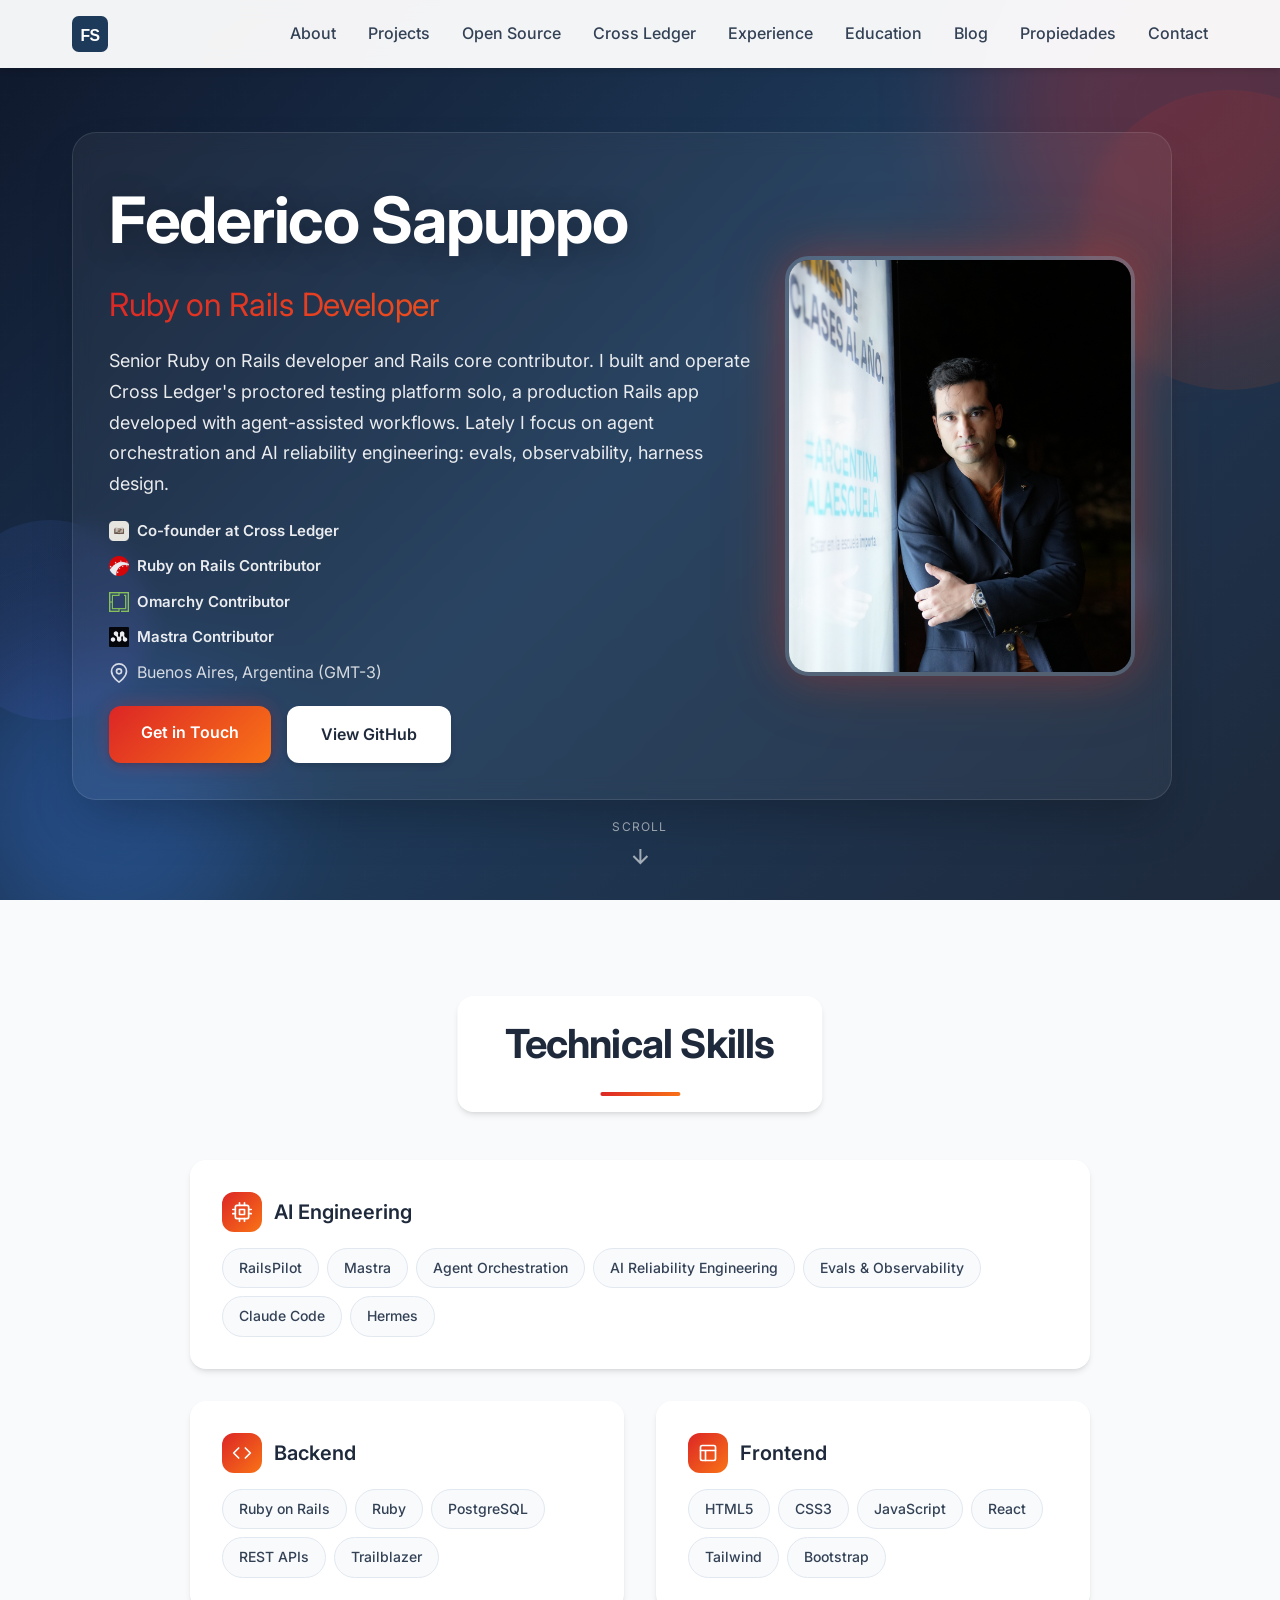
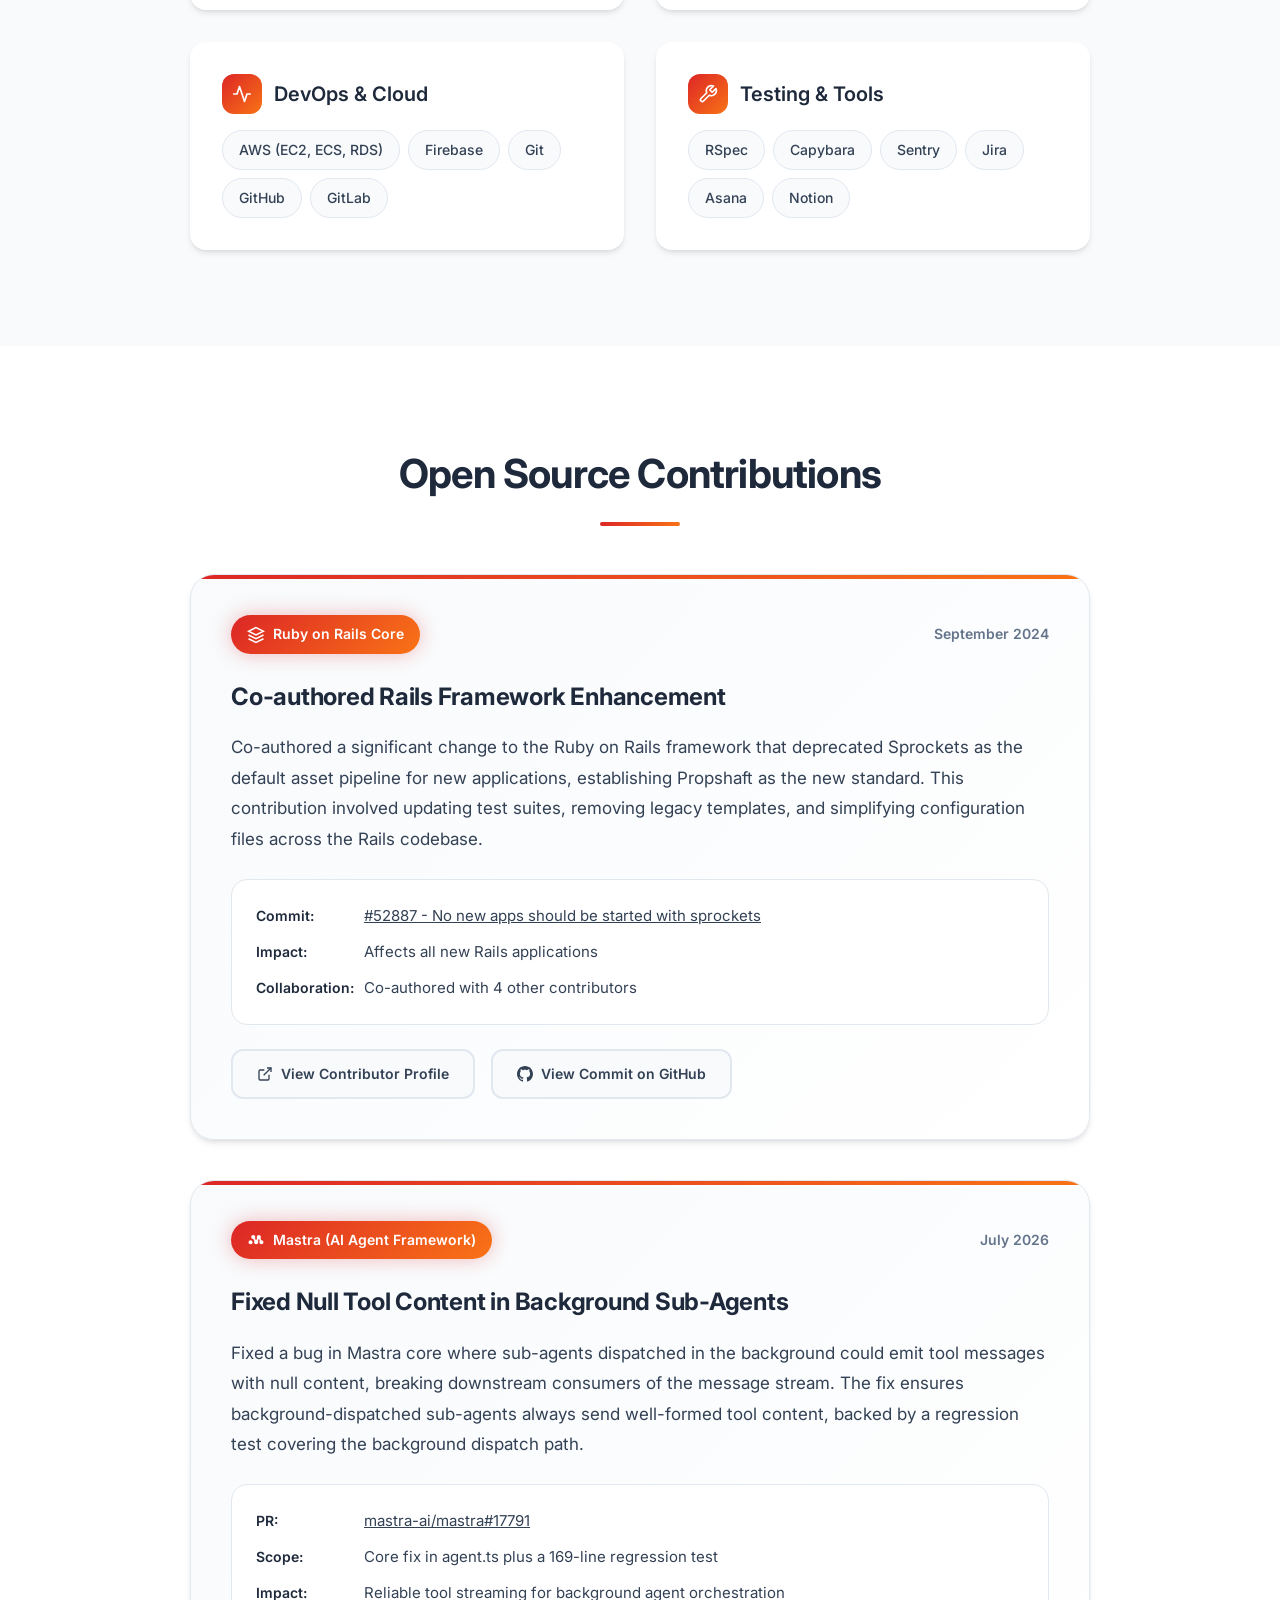
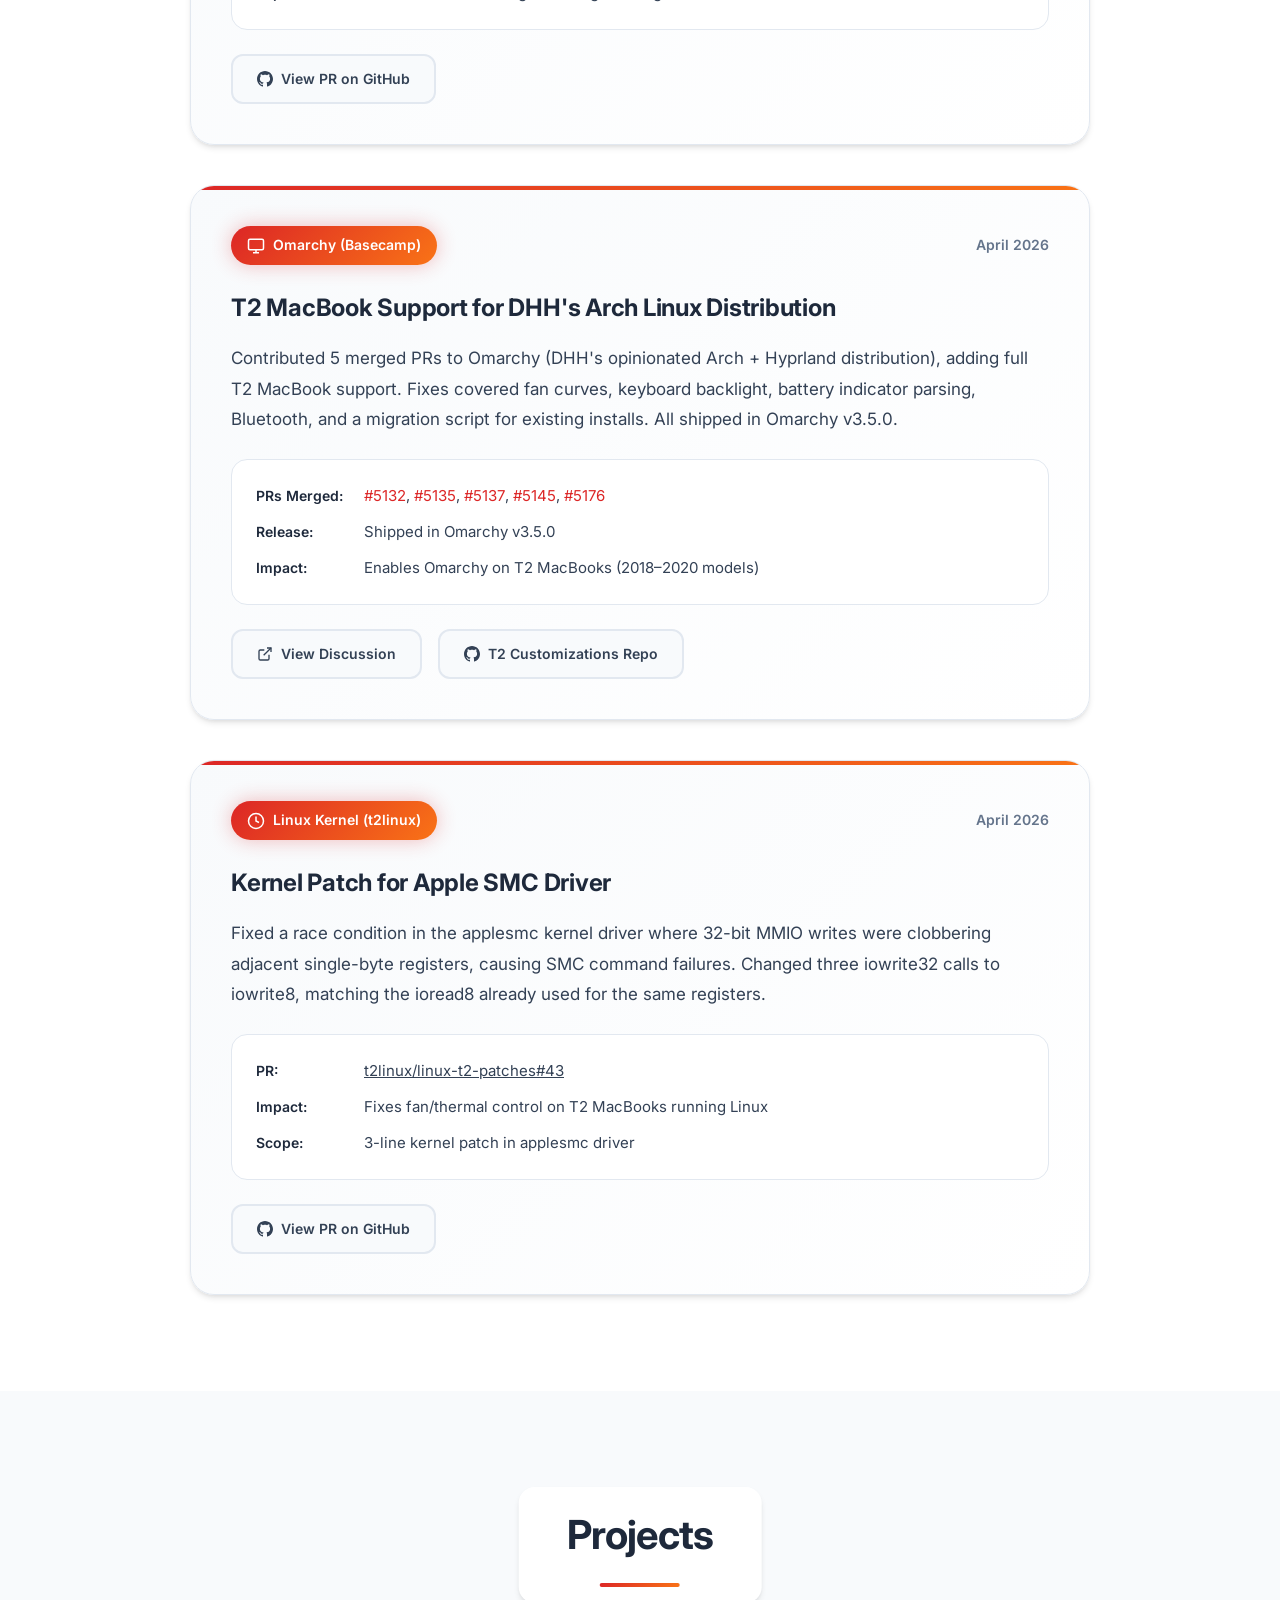
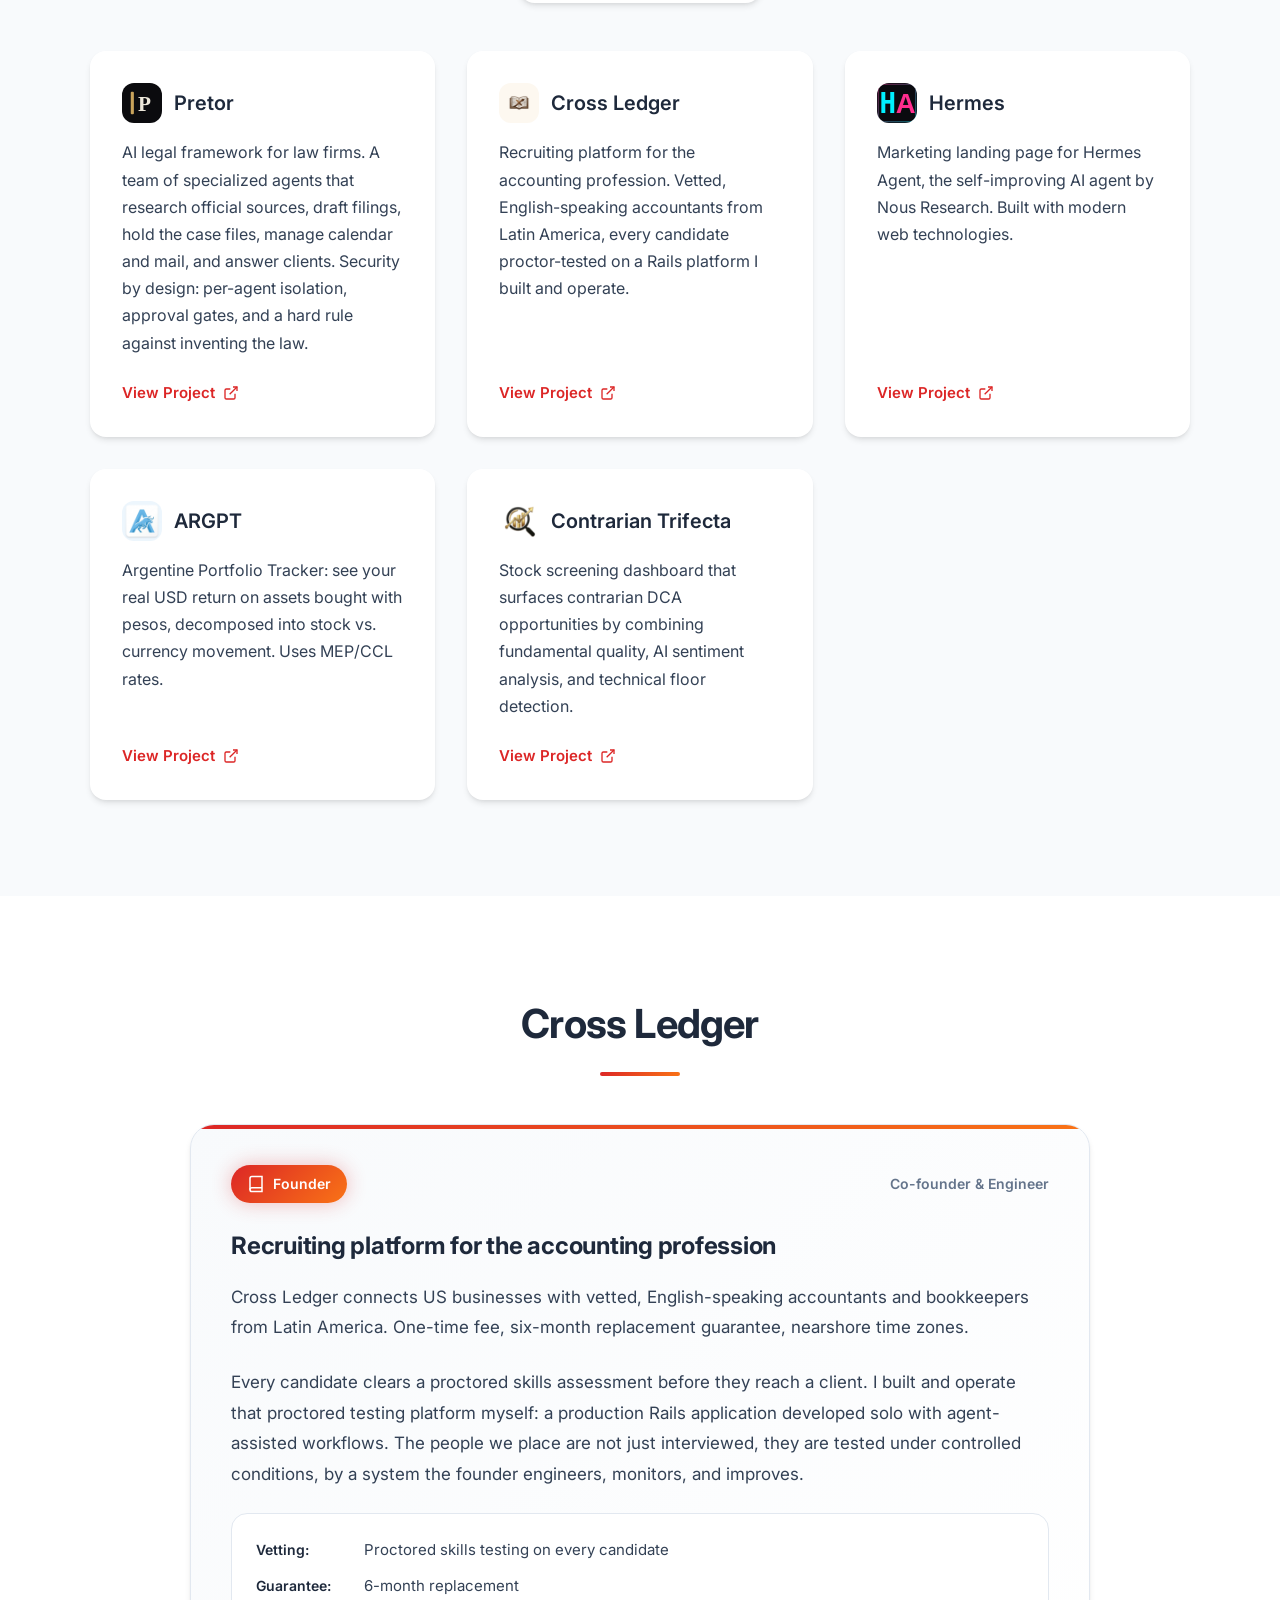
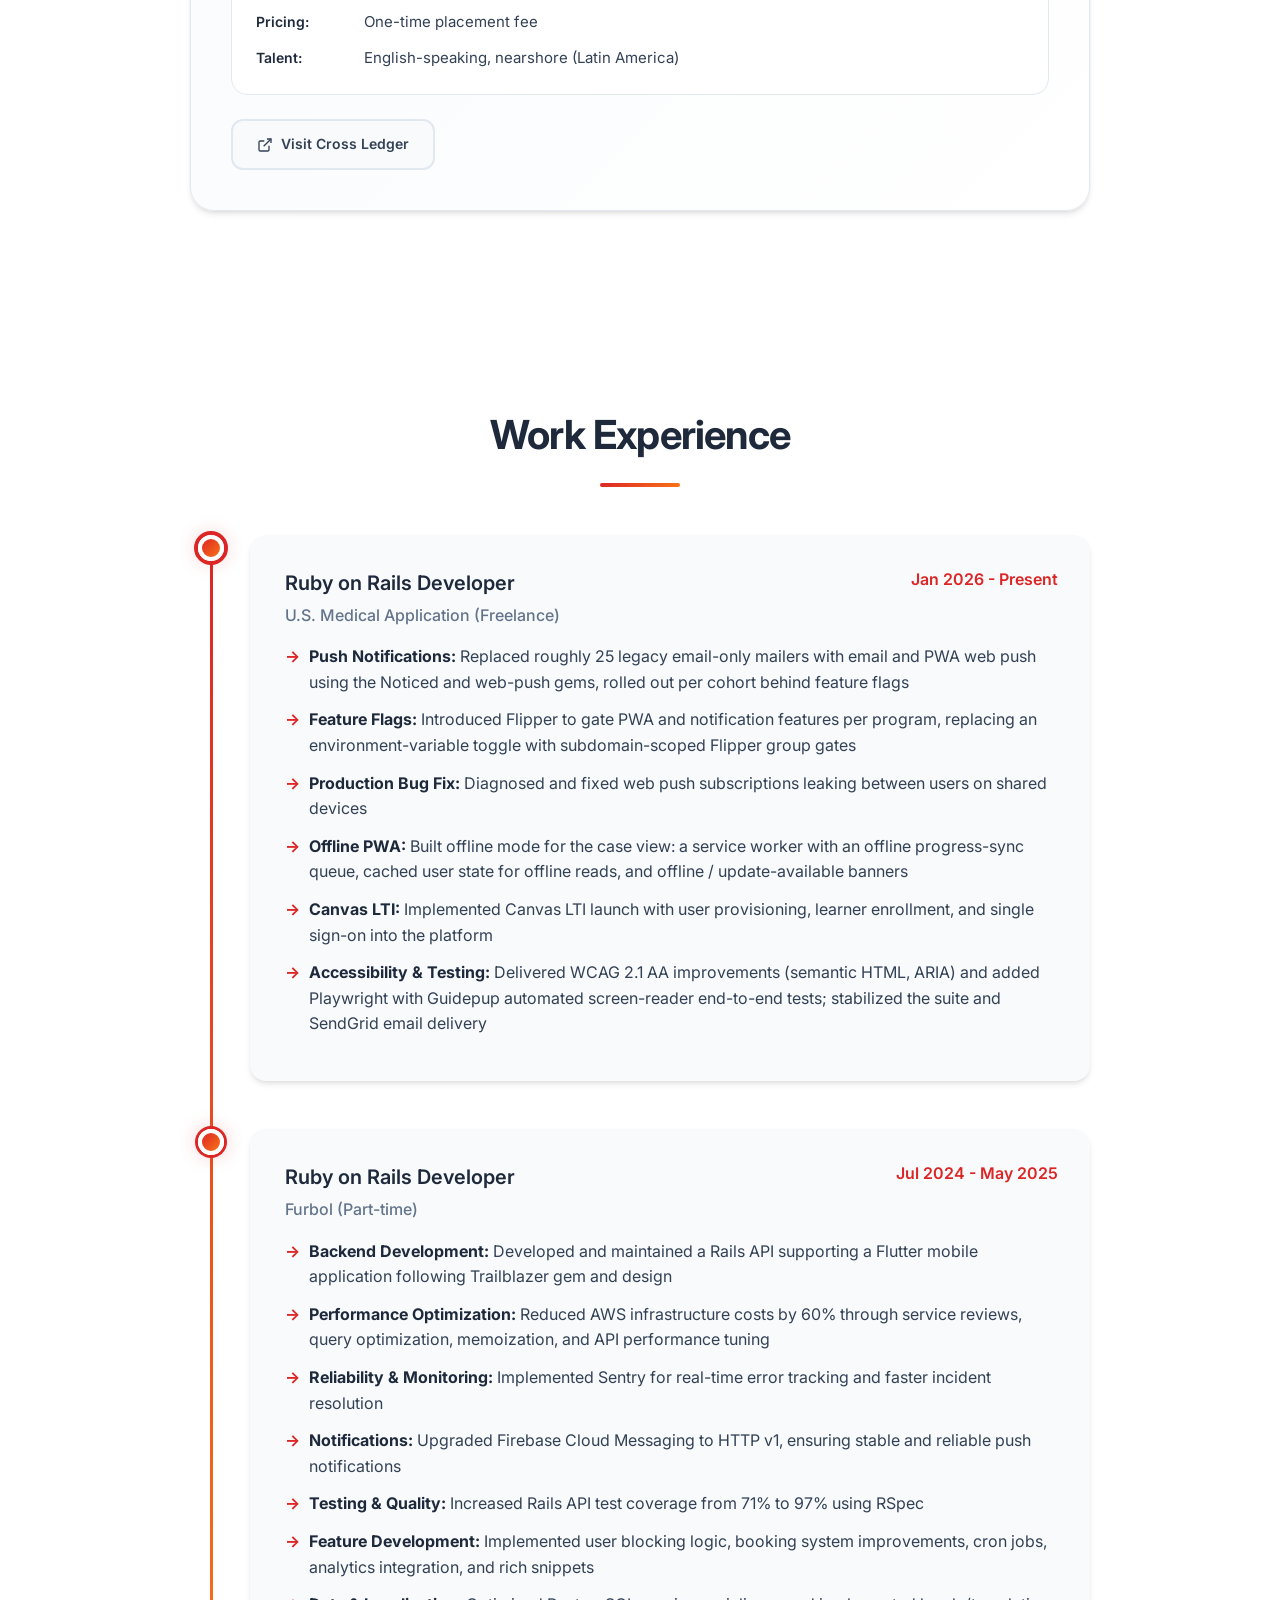
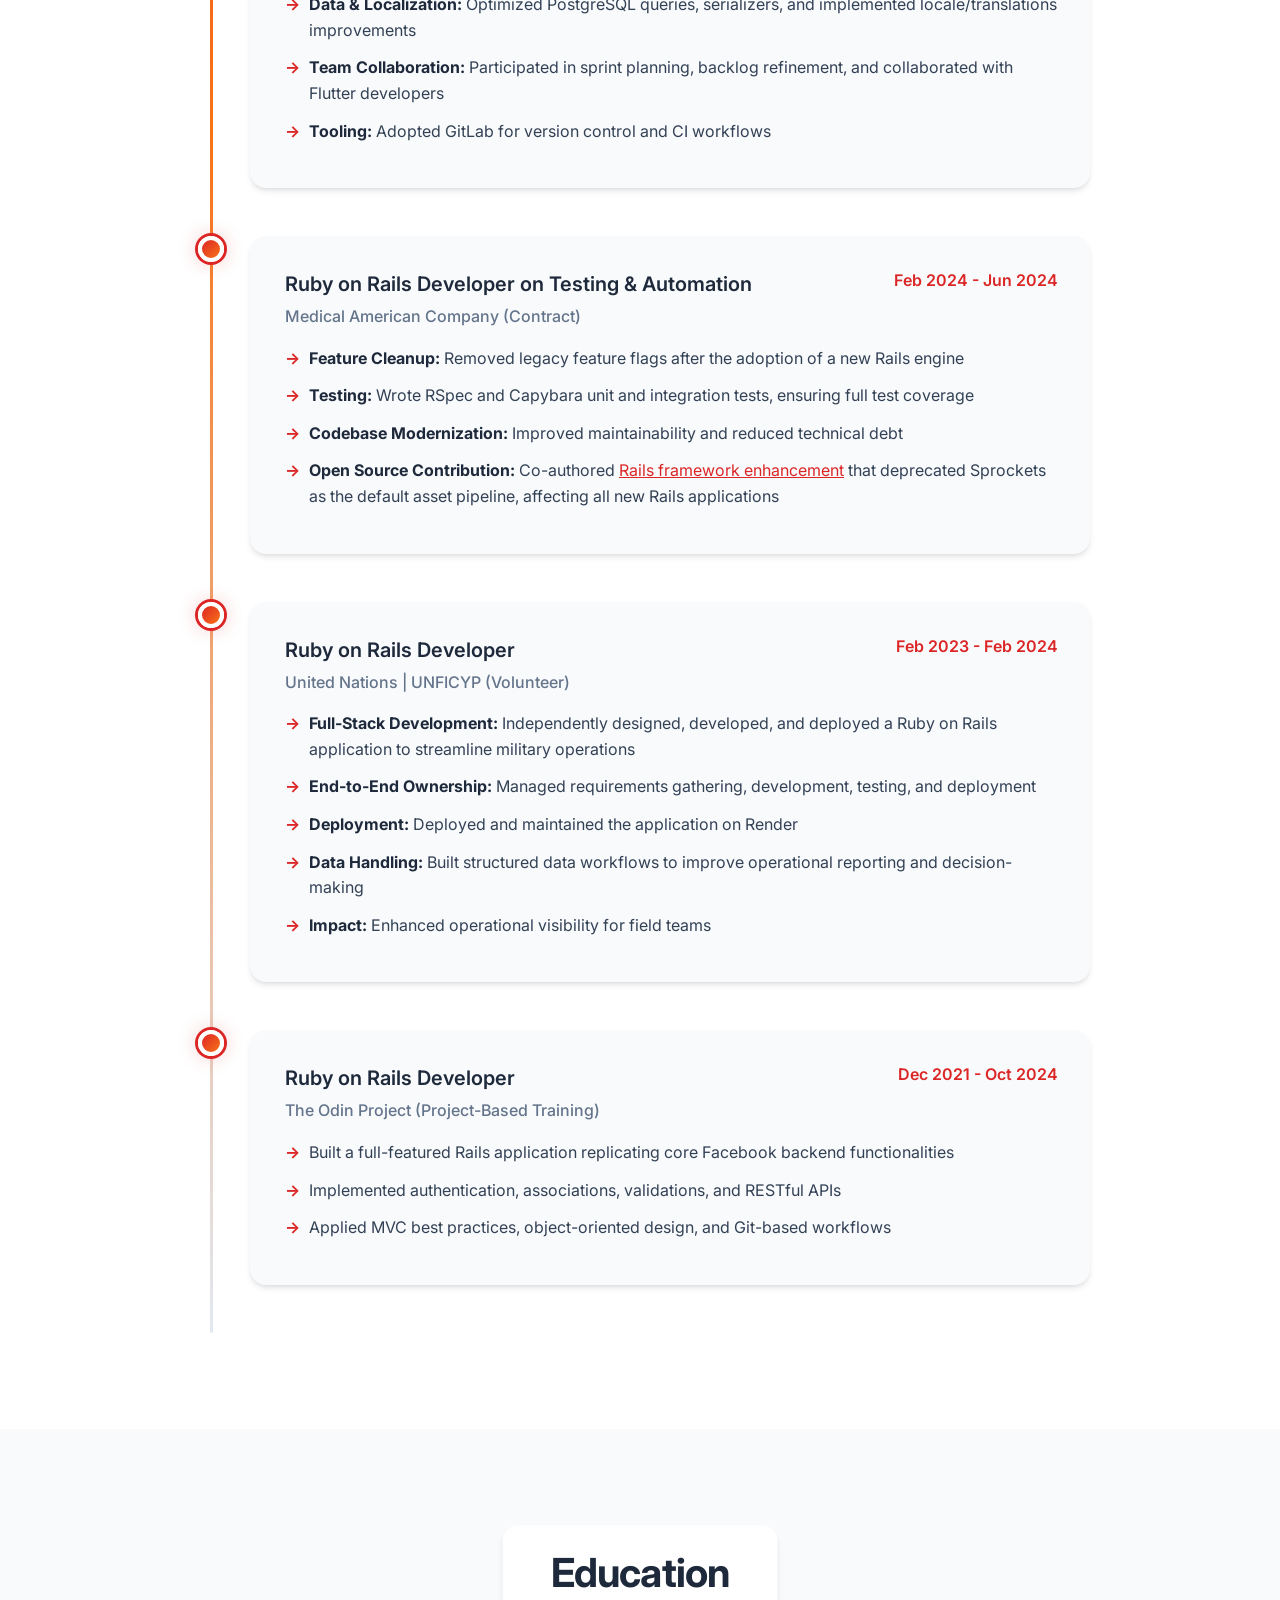
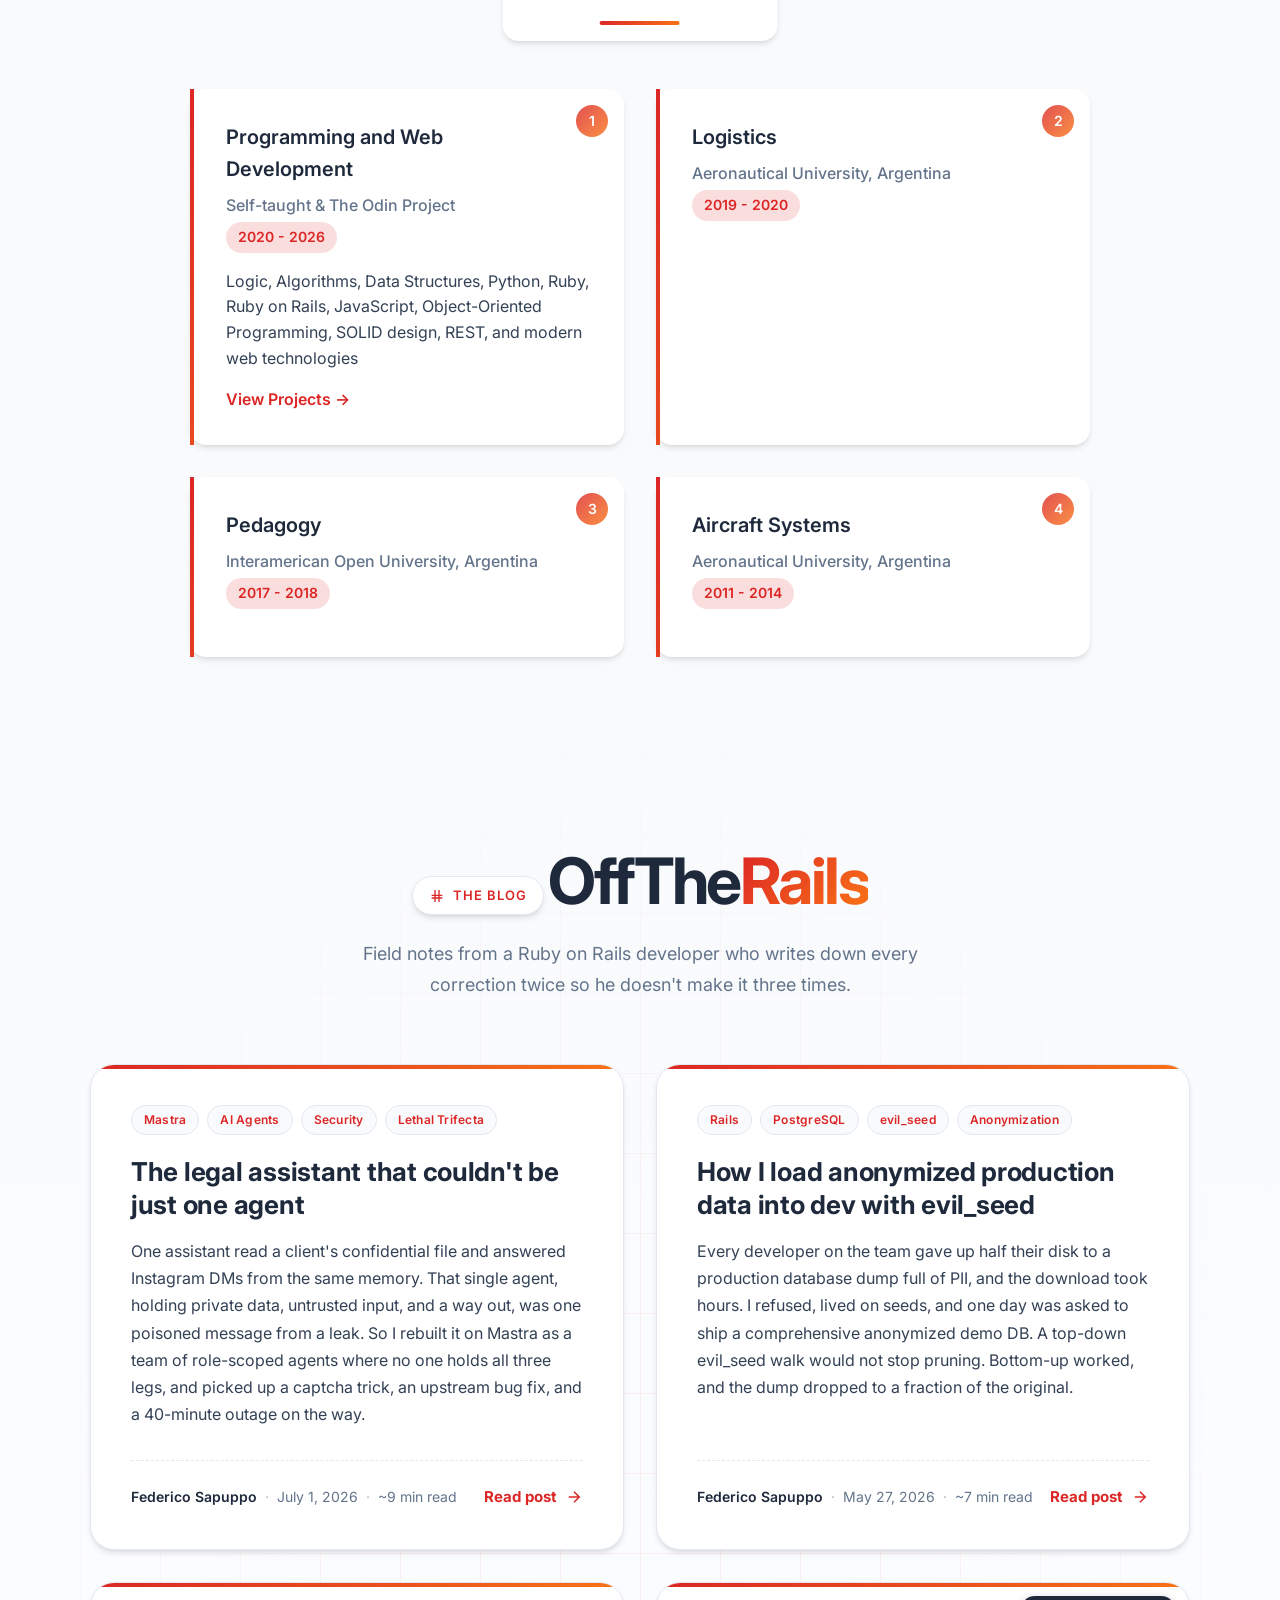
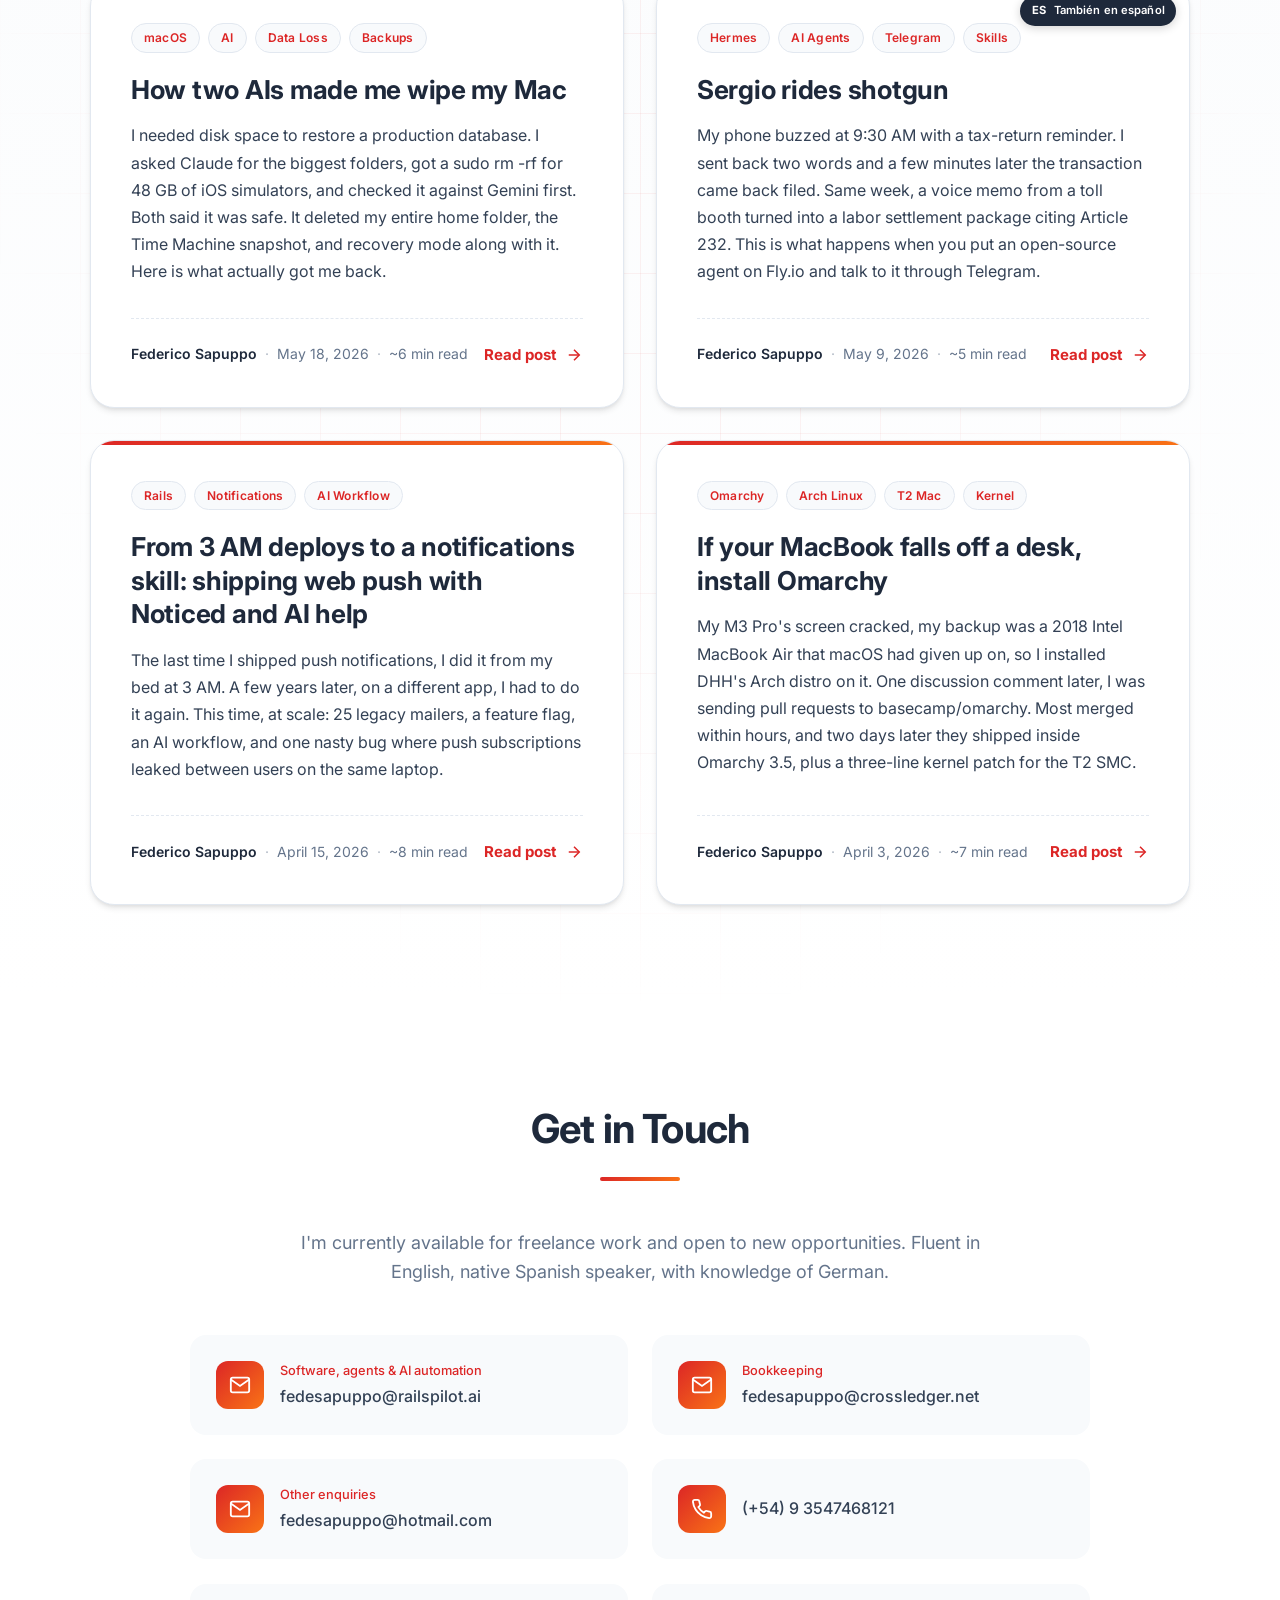
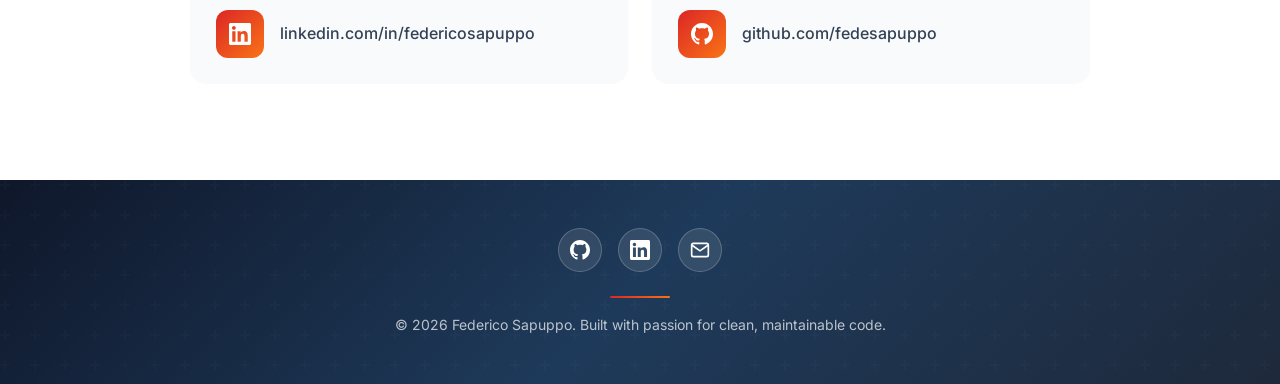
<file: index.html>
<!DOCTYPE html>
<html lang="en">
<head>
    <meta name="robots" content="noindex, nofollow">
    <meta charset="UTF-8">
    <meta name="viewport" content="width=device-width, initial-scale=1.0">
    <meta name="description" content="Federico Sapuppo, Senior Ruby on Rails developer and Rails core contributor. Co-founder of Cross Ledger. Working on agent orchestration and AI reliability engineering: evals, observability, and harness design for production LLM systems.">
    <title>Federico Sapuppo - Senior Ruby on Rails Developer</title>

    <!-- Open Graph / Social Media Meta Tags -->
    <meta property="og:type" content="profile">
    <meta property="og:title" content="Federico Sapuppo - Senior Ruby on Rails Developer">
    <meta property="og:description" content="Senior Ruby on Rails developer and Rails core contributor. Co-founder of Cross Ledger. Agent orchestration and AI reliability engineering: evals, observability, and harness design for production LLM systems.">
    <meta property="og:url" content="https://fedesapuppo.com">
    <meta property="og:image" content="https://fedesapuppo.com/og-image.jpg">
    <meta property="og:image:width" content="1600">
    <meta property="og:image:height" content="1600">
    <meta name="twitter:card" content="summary">
    <meta name="twitter:image" content="https://fedesapuppo.com/og-image.jpg">
    <meta name="twitter:title" content="Federico Sapuppo - Senior Ruby on Rails Developer">
    <meta name="twitter:description" content="Senior Ruby on Rails Developer | Rails Core Contributor | AI Reliability Engineering | Co-founder, Cross Ledger">

    <link rel="icon" type="image/svg+xml" href="favicon.svg">
    <link rel="icon" type="image/png" sizes="32x32" href="favicon.png">
    <link rel="icon" type="image/png" sizes="192x192" href="favicon-192.png">
    <link rel="apple-touch-icon" sizes="192x192" href="favicon-192.png">
    <link rel="alternate" type="application/rss+xml" title="Off The Rails: Federico Sapuppo" href="https://fedesapuppo.com/blog/feed.xml">
    <link rel="stylesheet" href="styles.css">
    <link rel="preconnect" href="https://fonts.googleapis.com">
    <link rel="preconnect" href="https://fonts.gstatic.com" crossorigin>
    <link href="https://fonts.googleapis.com/css2?family=Inter:wght@300;400;600;700&display=swap" rel="stylesheet">

    <!-- Schema.org Structured Data -->
    <script type="application/ld+json">
    {
      "@context": "https://schema.org",
      "@type": "Person",
      "name": "Federico Sapuppo",
      "jobTitle": "Senior Ruby on Rails Developer",
      "location": {
        "@type": "Place",
        "name": "Buenos Aires, Argentina"
      },
      "worksFor": {
        "@type": "Organization",
        "name": "Cross Ledger",
        "url": "https://crossledger.net"
      },
      "email": "fedesapuppo@hotmail.com",
      "telephone": "+5493547468121",
      "url": "https://fedesapuppo.com",
      "image": "https://fedesapuppo.com/profile.jpg",
      "sameAs": [
        "https://github.com/fedesapuppo",
        "https://linkedin.com/in/federicosapuppo",
        "https://contributors.rubyonrails.org/contributors/federico-sapuppo/commits"
      ],
      "description": "Senior Ruby on Rails developer and Rails core contributor. Co-founder of Cross Ledger. Focused on agent orchestration and AI reliability engineering: evals, observability, and harness design for production LLM systems.",
      "knowsAbout": [
        "Ruby on Rails",
        "AI Agent Orchestration",
        "AI Reliability Engineering",
        "LLM Evaluations",
        "Observability",
        "Agent-Assisted Development",
        "Backend Development",
        "PostgreSQL",
        "AWS",
        "REST APIs",
        "Ruby",
        "JavaScript",
        "React",
        "Testing",
        "Open Source Contribution"
      ],
      "award": [
        {
          "@type": "CreativeWork",
          "name": "Ruby on Rails Core Contribution",
          "description": "Co-authored Rails framework enhancement deprecating Sprockets for new applications",
          "url": "https://github.com/rails/rails/commit/0f43feda04d45aec064aedc312d265a529e4915d",
          "datePublished": "2024-09-14"
        }
      ]
    }
    </script>
</head>
<body>
    <!-- Navigation -->
    <nav class="navbar">
        <div class="container">
            <a href="#" class="logo" aria-label="Federico Sapuppo home"><img src="favicon.svg" alt=""></a>
            <button class="hamburger" aria-label="Toggle navigation" aria-expanded="false">
                <span></span>
                <span></span>
                <span></span>
            </button>
            <ul class="nav-links">
                <li><a href="#about">About</a></li>
                <li><a href="#projects">Projects</a></li>
                <li><a href="#open-source">Open Source</a></li>
                <li><a href="#cross-ledger">Cross Ledger</a></li>
                <li><a href="#experience">Experience</a></li>
                <li><a href="#education">Education</a></li>
                <li><a href="blog/">Blog</a></li>
                <li><a href="propiedades/">Propiedades</a></li>
                <li><a href="#contact">Contact</a></li>
            </ul>
        </div>
    </nav>

    <!-- Hero Section -->
    <section class="hero" id="about">
        <!-- Floating geometric shapes -->
        <div class="hero-shapes">
            <div class="shape shape-1"></div>
            <div class="shape shape-2"></div>
            <div class="shape shape-3"></div>
            <div class="shape shape-4"></div>
            <div class="orb orb-1"></div>
            <div class="orb orb-2"></div>
        </div>

        <div class="container">
            <div class="hero-content">
                <div class="hero-card">
                    <div class="hero-card-inner">
                        <div class="hero-text">
                            <h1 class="hero-title">Federico Sapuppo</h1>
                            <h2 class="hero-subtitle">Ruby on Rails Developer</h2>
                            <p class="hero-description">
                                Senior Ruby on Rails developer and Rails core contributor. I built and operate Cross Ledger's proctored testing platform solo, a production Rails app developed with agent-assisted workflows. Lately I focus on agent orchestration and AI reliability engineering: evals, observability, harness design.
                            </p>
                            <div class="hero-meta-line">
                                <div class="hero-rails-contributor">
                                    <img src="crossledger-icon.png" width="20" height="20" alt="" aria-hidden="true">
                                    <a href="https://crossledger.net" target="_blank" rel="noopener noreferrer">Co-founder at Cross Ledger</a>
                                </div>
                                <div class="hero-rails-contributor">
                                    <img src="rails-icon.png" width="20" height="20" alt="" aria-hidden="true">
                                    <a href="https://contributors.rubyonrails.org/contributors/federico-sapuppo/commits" target="_blank" rel="noopener noreferrer">Ruby on Rails Contributor</a>
                                </div>
                                <div class="hero-rails-contributor">
                                    <img src="omarchy-icon.png" width="20" height="20" alt="" aria-hidden="true">
                                    <a href="https://github.com/basecamp/omarchy/discussions/773" target="_blank" rel="noopener noreferrer">Omarchy Contributor</a>
                                </div>
                                <div class="hero-rails-contributor">
                                    <img src="mastra-icon.svg" width="20" height="20" alt="" aria-hidden="true">
                                    <a href="https://github.com/mastra-ai/mastra/pull/17791" target="_blank" rel="noopener noreferrer">Mastra Contributor</a>
                                </div>
                                <div class="hero-location">
                                    <svg width="20" height="20" viewBox="0 0 24 24" fill="none" stroke="currentColor" stroke-width="2">
                                        <path d="M21 10c0 7-9 13-9 13s-9-6-9-13a9 9 0 0 1 18 0z"></path>
                                        <circle cx="12" cy="10" r="3"></circle>
                                    </svg>
                                    Buenos Aires, Argentina (GMT-3)
                                </div>
                            </div>
                            <div class="hero-buttons">
                                <a href="#contact" class="btn btn-primary">Get in Touch</a>
                                <a href="https://github.com/fedesapuppo" target="_blank" rel="noopener noreferrer" class="btn btn-secondary">View GitHub</a>
                            </div>
                        </div>
                        <div class="hero-photo">
                            <img src="profile.jpg" alt="Federico Sapuppo" class="profile-img">
                        </div>
                    </div>
                </div>
            </div>
        </div>

        <!-- Scroll indicator -->
        <div class="scroll-indicator">
            <span>Scroll</span>
            <svg width="24" height="24" viewBox="0 0 24 24" fill="none" stroke="currentColor" stroke-width="2">
                <path d="M12 5v14M19 12l-7 7-7-7"/>
            </svg>
        </div>
    </section>

    <!-- Skills Section -->
    <section class="skills">
        <div class="container">
            <h2 class="section-title">Technical Skills</h2>
            <div class="skills-grid">
                <div class="skill-category skill-category--featured">
                    <div class="skill-header">
                        <div class="skill-icon">
                            <svg viewBox="0 0 24 24" fill="none" stroke="currentColor" stroke-width="2" stroke-linecap="round" stroke-linejoin="round">
                                <rect x="4" y="4" width="16" height="16" rx="2"></rect>
                                <rect x="9" y="9" width="6" height="6"></rect>
                                <line x1="9" y1="1" x2="9" y2="4"></line>
                                <line x1="15" y1="1" x2="15" y2="4"></line>
                                <line x1="9" y1="20" x2="9" y2="23"></line>
                                <line x1="15" y1="20" x2="15" y2="23"></line>
                                <line x1="20" y1="9" x2="23" y2="9"></line>
                                <line x1="20" y1="14" x2="23" y2="14"></line>
                                <line x1="1" y1="9" x2="4" y2="9"></line>
                                <line x1="1" y1="14" x2="4" y2="14"></line>
                            </svg>
                        </div>
                        <h3>AI Engineering</h3>
                    </div>
                    <div class="skill-tags">
                        <a href="https://github.com/tute/railspilot-toolkit" target="_blank" rel="noopener noreferrer" class="tag">RailsPilot</a>
                        <a href="https://mastra.ai" target="_blank" rel="noopener noreferrer" class="tag">Mastra</a>
                        <a href="blog/sergio-pocket.html" class="tag">Agent Orchestration</a>
                        <a href="blog/sergio-pocket.html" class="tag">AI Reliability Engineering</a>
                        <a href="https://railspilot.ai" target="_blank" rel="noopener noreferrer" class="tag">Evals &amp; Observability</a>
                        <a href="https://claude.ai/code" target="_blank" rel="noopener noreferrer" class="tag">Claude Code</a>
                        <a href="https://hermes.nousresearch.com/" target="_blank" rel="noopener noreferrer" class="tag">Hermes</a>
                    </div>
                </div>
                <div class="skill-category">
                    <div class="skill-header">
                        <div class="skill-icon">
                            <svg viewBox="0 0 24 24" fill="none" stroke="currentColor" stroke-width="2" stroke-linecap="round" stroke-linejoin="round">
                                <polyline points="16 18 22 12 16 6"></polyline>
                                <polyline points="8 6 2 12 8 18"></polyline>
                            </svg>
                        </div>
                        <h3>Backend</h3>
                    </div>
                    <div class="skill-tags">
                        <a href="https://rubyonrails.org/" target="_blank" rel="noopener noreferrer" class="tag">Ruby on Rails</a>
                        <a href="https://www.ruby-lang.org/" target="_blank" rel="noopener noreferrer" class="tag">Ruby</a>
                        <a href="https://www.postgresql.org/" target="_blank" rel="noopener noreferrer" class="tag">PostgreSQL</a>
                        <a href="https://restfulapi.net/" target="_blank" rel="noopener noreferrer" class="tag">REST APIs</a>
                        <a href="https://trailblazer.to/" target="_blank" rel="noopener noreferrer" class="tag">Trailblazer</a>
                    </div>
                </div>
                <div class="skill-category">
                    <div class="skill-header">
                        <div class="skill-icon">
                            <svg viewBox="0 0 24 24" fill="none" stroke="currentColor" stroke-width="2" stroke-linecap="round" stroke-linejoin="round">
                                <rect x="3" y="3" width="18" height="18" rx="2" ry="2"></rect>
                                <line x1="3" y1="9" x2="21" y2="9"></line>
                                <line x1="9" y1="21" x2="9" y2="9"></line>
                            </svg>
                        </div>
                        <h3>Frontend</h3>
                    </div>
                    <div class="skill-tags">
                        <a href="https://developer.mozilla.org/en-US/docs/Web/HTML" target="_blank" rel="noopener noreferrer" class="tag">HTML5</a>
                        <a href="https://developer.mozilla.org/en-US/docs/Web/CSS" target="_blank" rel="noopener noreferrer" class="tag">CSS3</a>
                        <a href="https://developer.mozilla.org/en-US/docs/Web/JavaScript" target="_blank" rel="noopener noreferrer" class="tag">JavaScript</a>
                        <a href="https://react.dev/" target="_blank" rel="noopener noreferrer" class="tag">React</a>
                        <a href="https://tailwindcss.com/" target="_blank" rel="noopener noreferrer" class="tag">Tailwind</a>
                        <a href="https://getbootstrap.com/" target="_blank" rel="noopener noreferrer" class="tag">Bootstrap</a>
                    </div>
                </div>
                <div class="skill-category">
                    <div class="skill-header">
                        <div class="skill-icon">
                            <svg viewBox="0 0 24 24" fill="none" stroke="currentColor" stroke-width="2" stroke-linecap="round" stroke-linejoin="round">
                                <path d="M22 12h-4l-3 9L9 3l-3 9H2"></path>
                            </svg>
                        </div>
                        <h3>DevOps & Cloud</h3>
                    </div>
                    <div class="skill-tags">
                        <a href="https://aws.amazon.com/" target="_blank" rel="noopener noreferrer" class="tag">AWS (EC2, ECS, RDS)</a>
                        <a href="https://firebase.google.com/" target="_blank" rel="noopener noreferrer" class="tag">Firebase</a>
                        <a href="https://git-scm.com/" target="_blank" rel="noopener noreferrer" class="tag">Git</a>
                        <a href="https://github.com/" target="_blank" rel="noopener noreferrer" class="tag">GitHub</a>
                        <a href="https://gitlab.com/" target="_blank" rel="noopener noreferrer" class="tag">GitLab</a>
                    </div>
                </div>
                <div class="skill-category">
                    <div class="skill-header">
                        <div class="skill-icon">
                            <svg viewBox="0 0 24 24" fill="none" stroke="currentColor" stroke-width="2" stroke-linecap="round" stroke-linejoin="round">
                                <path d="M14.7 6.3a1 1 0 0 0 0 1.4l1.6 1.6a1 1 0 0 0 1.4 0l3.77-3.77a6 6 0 0 1-7.94 7.94l-6.91 6.91a2.12 2.12 0 0 1-3-3l6.91-6.91a6 6 0 0 1 7.94-7.94l-3.76 3.76z"></path>
                            </svg>
                        </div>
                        <h3>Testing & Tools</h3>
                    </div>
                    <div class="skill-tags">
                        <a href="https://rspec.info/" target="_blank" rel="noopener noreferrer" class="tag">RSpec</a>
                        <a href="https://teamcapybara.github.io/capybara/" target="_blank" rel="noopener noreferrer" class="tag">Capybara</a>
                        <a href="https://sentry.io/" target="_blank" rel="noopener noreferrer" class="tag">Sentry</a>
                        <a href="https://www.atlassian.com/software/jira" target="_blank" rel="noopener noreferrer" class="tag">Jira</a>
                        <a href="https://asana.com/" target="_blank" rel="noopener noreferrer" class="tag">Asana</a>
                        <a href="https://www.notion.so/" target="_blank" rel="noopener noreferrer" class="tag">Notion</a>
                    </div>
                </div>
            </div>
        </div>
    </section>

    <!-- Open Source Contributions Section -->
    <section class="open-source" id="open-source">
        <div class="container">
            <h2 class="section-title">Open Source Contributions</h2>
            <div class="contribution-card">
                <div class="contribution-header">
                    <div class="contribution-badge">
                        <svg width="24" height="24" viewBox="0 0 24 24" fill="none" stroke="currentColor" stroke-width="2">
                            <path d="M12 2L2 7l10 5 10-5-10-5z"></path>
                            <path d="M2 17l10 5 10-5"></path>
                            <path d="M2 12l10 5 10-5"></path>
                        </svg>
                        Ruby on Rails Core
                    </div>
                    <span class="contribution-date">September 2024</span>
                </div>
                <h3 class="contribution-title">Co-authored Rails Framework Enhancement</h3>
                <p class="contribution-description">
                    Co-authored a significant change to the Ruby on Rails framework that deprecated Sprockets as the default asset pipeline for new applications, establishing Propshaft as the new standard. This contribution involved updating test suites, removing legacy templates, and simplifying configuration files across the Rails codebase.
                </p>
                <div class="contribution-details">
                    <div class="contribution-stat">
                        <span class="stat-label">Commit:</span>
                        <a href="https://github.com/rails/rails/commit/0f43feda04d45aec064aedc312d265a529e4915d" target="_blank" rel="noopener noreferrer" class="stat-value">
                            #52887 - No new apps should be started with sprockets
                        </a>
                    </div>
                    <div class="contribution-stat">
                        <span class="stat-label">Impact:</span>
                        <span class="stat-value">Affects all new Rails applications</span>
                    </div>
                    <div class="contribution-stat">
                        <span class="stat-label">Collaboration:</span>
                        <span class="stat-value">Co-authored with 4 other contributors</span>
                    </div>
                </div>
                <div class="contribution-links">
                    <a href="https://contributors.rubyonrails.org/contributors/federico-sapuppo/commits" target="_blank" rel="noopener noreferrer" class="contribution-link">
                        <svg width="16" height="16" viewBox="0 0 24 24" fill="none" stroke="currentColor" stroke-width="2">
                            <path d="M18 13v6a2 2 0 0 1-2 2H5a2 2 0 0 1-2-2V8a2 2 0 0 1 2-2h6"></path>
                            <polyline points="15 3 21 3 21 9"></polyline>
                            <line x1="10" y1="14" x2="21" y2="3"></line>
                        </svg>
                        View Contributor Profile
                    </a>
                    <a href="https://github.com/rails/rails/commit/0f43feda04d45aec064aedc312d265a529e4915d" target="_blank" rel="noopener noreferrer" class="contribution-link">
                        <svg width="16" height="16" viewBox="0 0 24 24" fill="currentColor">
                            <path d="M12 0c-6.626 0-12 5.373-12 12 0 5.302 3.438 9.8 8.207 11.387.599.111.793-.261.793-.577v-2.234c-3.338.726-4.033-1.416-4.033-1.416-.546-1.387-1.333-1.756-1.333-1.756-1.089-.745.083-.729.083-.729 1.205.084 1.839 1.237 1.839 1.237 1.07 1.834 2.807 1.304 3.492.997.107-.775.418-1.305.762-1.604-2.665-.305-5.467-1.334-5.467-5.931 0-1.311.469-2.381 1.236-3.221-.124-.303-.535-1.524.117-3.176 0 0 1.008-.322 3.301 1.23.957-.266 1.983-.399 3.003-.404 1.02.005 2.047.138 3.006.404 2.291-1.552 3.297-1.23 3.297-1.23.653 1.653.242 2.874.118 3.176.77.84 1.235 1.911 1.235 3.221 0 4.609-2.807 5.624-5.479 5.921.43.372.823 1.102.823 2.222v3.293c0 .319.192.694.801.576 4.765-1.589 8.199-6.086 8.199-11.386 0-6.627-5.373-12-12-12z"/>
                        </svg>
                        View Commit on GitHub
                    </a>
                </div>
            </div>

            <div class="contribution-card">
                <div class="contribution-header">
                    <div class="contribution-badge">
                        <svg width="24" height="24" viewBox="0 0 400 400" fill="currentColor" aria-hidden="true">
                            <g transform="matrix(10,0,0,10,30,30)">
                                <path d="m 4.99805,17.3481 c 2.48432,0 4.49804,2.0147 4.49804,4.4991 -1.9e-4,2.4841 -2.01384,4.498 -4.49804,4.498 C 2.51394,26.3451 0.500196,24.3313 0.5,21.8472 0.5,19.3629 2.51382,17.3483 4.99805,17.3481 Z M 10.8867,5.65479 c 2.4842,0 4.4979,2.01388 4.4981,4.49801 0,0.3397 -0.0378,0.6704 -0.1093,0.9884 -0.3137,1.395 -0.5802,2.9769 0.2173,4.1636 l 1.2647,1.8819 c 0.0788,0.1172 0.2152,0.1796 0.3562,0.1711 0.1232,-0.0074 0.2388,-0.0687 0.3077,-0.1712 l 1.2662,-1.8846 c 0.7896,-1.1752 0.536,-2.7394 0.2329,-4.1224 -0.0682,-0.3109 -0.1041,-0.6339 -0.1041,-0.9652 3e-4,-2.48416 2.0149,-4.49809 4.499,-4.49809 2.484,2.2e-4 4.4978,2.01407 4.4981,4.49809 0,0.3792 -0.047,0.7475 -0.1355,1.0993 -0.3233,1.2855 -0.5963,2.7204 0.0666,3.8682 l 1.2144,2.1029 c 0.0229,0.0397 0.0655,0.0633 0.1113,0.0633 2.4842,2e-4 4.4981,2.0148 4.4981,4.4991 -2e-4,2.4841 -2.014,4.4979 -4.4981,4.498 -2.4842,0 -4.4978,-2.0139 -4.498,-4.498 0,-0.3875 0.0489,-0.7636 0.141,-1.1223 0.3325,-1.2956 0.6165,-2.745 -0.0524,-3.9033 l -1.1565,-2.003 c -0.0388,-0.0672 -0.1113,-0.1052 -0.189,-0.1052 -0.0171,0 -0.033,0.0075 -0.0426,0.0217 l -1.2832,1.9092 c -0.8036,1.1956 -0.5274,2.7915 -0.2056,4.1956 0.0742,0.3238 0.1135,0.6609 0.1135,1.0073 -2e-4,2.484 -2.0141,4.4978 -4.4981,4.498 -2.4842,0 -4.4988,-2.0139 -4.499,-4.498 0,-0.2604 0.0222,-0.5156 0.0647,-0.7638 0.2208,-1.2886 0.3808,-2.7164 -0.3484,-3.8015 L 11.7419,15.9801 C 11.1829,15.1483 10.2191,14.7141 9.28286,14.3567 7.5906,13.7106 6.38867,12.0721 6.38867,10.1528 6.38886,7.66869 8.40254,5.65482 10.8867,5.65479 Z"></path>
                            </g>
                        </svg>
                        Mastra (AI Agent Framework)
                    </div>
                    <span class="contribution-date">July 2026</span>
                </div>
                <h3 class="contribution-title">Fixed Null Tool Content in Background Sub-Agents</h3>
                <p class="contribution-description">
                    Fixed a bug in Mastra core where sub-agents dispatched in the background could emit tool messages with null content, breaking downstream consumers of the message stream. The fix ensures background-dispatched sub-agents always send well-formed tool content, backed by a regression test covering the background dispatch path.
                </p>
                <div class="contribution-details">
                    <div class="contribution-stat">
                        <span class="stat-label">PR:</span>
                        <a href="https://github.com/mastra-ai/mastra/pull/17791" target="_blank" rel="noopener noreferrer" class="stat-value">
                            mastra-ai/mastra#17791
                        </a>
                    </div>
                    <div class="contribution-stat">
                        <span class="stat-label">Scope:</span>
                        <span class="stat-value">Core fix in agent.ts plus a 169-line regression test</span>
                    </div>
                    <div class="contribution-stat">
                        <span class="stat-label">Impact:</span>
                        <span class="stat-value">Reliable tool streaming for background agent orchestration</span>
                    </div>
                </div>
                <div class="contribution-links">
                    <a href="https://github.com/mastra-ai/mastra/pull/17791" target="_blank" rel="noopener noreferrer" class="contribution-link">
                        <svg width="16" height="16" viewBox="0 0 24 24" fill="currentColor">
                            <path d="M12 0c-6.626 0-12 5.373-12 12 0 5.302 3.438 9.8 8.207 11.387.599.111.793-.261.793-.577v-2.234c-3.338.726-4.033-1.416-4.033-1.416-.546-1.387-1.333-1.756-1.333-1.756-1.089-.745.083-.729.083-.729 1.205.084 1.839 1.237 1.839 1.237 1.07 1.834 2.807 1.304 3.492.997.107-.775.418-1.305.762-1.604-2.665-.305-5.467-1.334-5.467-5.931 0-1.311.469-2.381 1.236-3.221-.124-.303-.535-1.524.117-3.176 0 0 1.008-.322 3.301 1.23.957-.266 1.983-.399 3.003-.404 1.02.005 2.047.138 3.006.404 2.291-1.552 3.297-1.23 3.297-1.23.653 1.653.242 2.874.118 3.176.77.84 1.235 1.911 1.235 3.221 0 4.609-2.807 5.624-5.479 5.921.43.372.823 1.102.823 2.222v3.293c0 .319.192.694.801.576 4.765-1.589 8.199-6.086 8.199-11.386 0-6.627-5.373-12-12-12z"/>
                        </svg>
                        View PR on GitHub
                    </a>
                </div>
            </div>

            <div class="contribution-card">
                <div class="contribution-header">
                    <div class="contribution-badge">
                        <svg width="24" height="24" viewBox="0 0 24 24" fill="none" stroke="currentColor" stroke-width="2">
                            <rect x="2" y="3" width="20" height="14" rx="2" ry="2"></rect>
                            <line x1="8" y1="21" x2="16" y2="21"></line>
                            <line x1="12" y1="17" x2="12" y2="21"></line>
                        </svg>
                        Omarchy (Basecamp)
                    </div>
                    <span class="contribution-date">April 2026</span>
                </div>
                <h3 class="contribution-title">T2 MacBook Support for DHH's Arch Linux Distribution</h3>
                <p class="contribution-description">
                    Contributed 5 merged PRs to Omarchy (DHH's opinionated Arch + Hyprland distribution), adding full T2 MacBook support. Fixes covered fan curves, keyboard backlight, battery indicator parsing, Bluetooth, and a migration script for existing installs. All shipped in Omarchy v3.5.0.
                </p>
                <div class="contribution-details">
                    <div class="contribution-stat">
                        <span class="stat-label">PRs Merged:</span>
                        <span class="stat-value">
                            <a href="https://github.com/basecamp/omarchy/pull/5132" target="_blank" rel="noopener noreferrer">#5132</a>,
                            <a href="https://github.com/basecamp/omarchy/pull/5135" target="_blank" rel="noopener noreferrer">#5135</a>,
                            <a href="https://github.com/basecamp/omarchy/pull/5137" target="_blank" rel="noopener noreferrer">#5137</a>,
                            <a href="https://github.com/basecamp/omarchy/pull/5145" target="_blank" rel="noopener noreferrer">#5145</a>,
                            <a href="https://github.com/basecamp/omarchy/pull/5176" target="_blank" rel="noopener noreferrer">#5176</a>
                        </span>
                    </div>
                    <div class="contribution-stat">
                        <span class="stat-label">Release:</span>
                        <span class="stat-value">Shipped in Omarchy v3.5.0</span>
                    </div>
                    <div class="contribution-stat">
                        <span class="stat-label">Impact:</span>
                        <span class="stat-value">Enables Omarchy on T2 MacBooks (2018–2020 models)</span>
                    </div>
                </div>
                <div class="contribution-links">
                    <a href="https://github.com/basecamp/omarchy/discussions/773" target="_blank" rel="noopener noreferrer" class="contribution-link">
                        <svg width="16" height="16" viewBox="0 0 24 24" fill="none" stroke="currentColor" stroke-width="2">
                            <path d="M18 13v6a2 2 0 0 1-2 2H5a2 2 0 0 1-2-2V8a2 2 0 0 1 2-2h6"></path>
                            <polyline points="15 3 21 3 21 9"></polyline>
                            <line x1="10" y1="14" x2="21" y2="3"></line>
                        </svg>
                        View Discussion
                    </a>
                    <a href="https://github.com/fedesapuppo/t2-mac-customizations" target="_blank" rel="noopener noreferrer" class="contribution-link">
                        <svg width="16" height="16" viewBox="0 0 24 24" fill="currentColor">
                            <path d="M12 0c-6.626 0-12 5.373-12 12 0 5.302 3.438 9.8 8.207 11.387.599.111.793-.261.793-.577v-2.234c-3.338.726-4.033-1.416-4.033-1.416-.546-1.387-1.333-1.756-1.333-1.756-1.089-.745.083-.729.083-.729 1.205.084 1.839 1.237 1.839 1.237 1.07 1.834 2.807 1.304 3.492.997.107-.775.418-1.305.762-1.604-2.665-.305-5.467-1.334-5.467-5.931 0-1.311.469-2.381 1.236-3.221-.124-.303-.535-1.524.117-3.176 0 0 1.008-.322 3.301 1.23.957-.266 1.983-.399 3.003-.404 1.02.005 2.047.138 3.006.404 2.291-1.552 3.297-1.23 3.297-1.23.653 1.653.242 2.874.118 3.176.77.84 1.235 1.911 1.235 3.221 0 4.609-2.807 5.624-5.479 5.921.43.372.823 1.102.823 2.222v3.293c0 .319.192.694.801.576 4.765-1.589 8.199-6.086 8.199-11.386 0-6.627-5.373-12-12-12z"/>
                        </svg>
                        T2 Customizations Repo
                    </a>
                </div>
            </div>

            <div class="contribution-card">
                <div class="contribution-header">
                    <div class="contribution-badge">
                        <svg width="24" height="24" viewBox="0 0 24 24" fill="none" stroke="currentColor" stroke-width="2">
                            <circle cx="12" cy="12" r="10"></circle>
                            <path d="M12 6v6l4 2"></path>
                        </svg>
                        Linux Kernel (t2linux)
                    </div>
                    <span class="contribution-date">April 2026</span>
                </div>
                <h3 class="contribution-title">Kernel Patch for Apple SMC Driver</h3>
                <p class="contribution-description">
                    Fixed a race condition in the applesmc kernel driver where 32-bit MMIO writes were clobbering adjacent single-byte registers, causing SMC command failures. Changed three iowrite32 calls to iowrite8, matching the ioread8 already used for the same registers.
                </p>
                <div class="contribution-details">
                    <div class="contribution-stat">
                        <span class="stat-label">PR:</span>
                        <a href="https://github.com/t2linux/linux-t2-patches/pull/43" target="_blank" rel="noopener noreferrer" class="stat-value">
                            t2linux/linux-t2-patches#43
                        </a>
                    </div>
                    <div class="contribution-stat">
                        <span class="stat-label">Impact:</span>
                        <span class="stat-value">Fixes fan/thermal control on T2 MacBooks running Linux</span>
                    </div>
                    <div class="contribution-stat">
                        <span class="stat-label">Scope:</span>
                        <span class="stat-value">3-line kernel patch in applesmc driver</span>
                    </div>
                </div>
                <div class="contribution-links">
                    <a href="https://github.com/t2linux/linux-t2-patches/pull/43" target="_blank" rel="noopener noreferrer" class="contribution-link">
                        <svg width="16" height="16" viewBox="0 0 24 24" fill="currentColor">
                            <path d="M12 0c-6.626 0-12 5.373-12 12 0 5.302 3.438 9.8 8.207 11.387.599.111.793-.261.793-.577v-2.234c-3.338.726-4.033-1.416-4.033-1.416-.546-1.387-1.333-1.756-1.333-1.756-1.089-.745.083-.729.083-.729 1.205.084 1.839 1.237 1.839 1.237 1.07 1.834 2.807 1.304 3.492.997.107-.775.418-1.305.762-1.604-2.665-.305-5.467-1.334-5.467-5.931 0-1.311.469-2.381 1.236-3.221-.124-.303-.535-1.524.117-3.176 0 0 1.008-.322 3.301 1.23.957-.266 1.983-.399 3.003-.404 1.02.005 2.047.138 3.006.404 2.291-1.552 3.297-1.23 3.297-1.23.653 1.653.242 2.874.118 3.176.77.84 1.235 1.911 1.235 3.221 0 4.609-2.807 5.624-5.479 5.921.43.372.823 1.102.823 2.222v3.293c0 .319.192.694.801.576 4.765-1.589 8.199-6.086 8.199-11.386 0-6.627-5.373-12-12-12z"/>
                        </svg>
                        View PR on GitHub
                    </a>
                </div>
            </div>
        </div>
    </section>

    <!-- Projects Section -->
    <section class="projects" id="projects">
        <div class="container">
            <h2 class="section-title">Projects</h2>
            <div class="projects-grid">
                <div class="project-card">
                    <div class="project-card-top">
                        <div class="project-icon project-icon--favicon">
                            <img src="pretor-icon.svg" width="40" height="40" alt="" aria-hidden="true">
                        </div>
                        <h3 class="project-title">Pretor</h3>
                    </div>
                    <p class="project-description">AI legal framework for law firms. A team of specialized agents that research official sources, draft filings, hold the case files, manage calendar and mail, and answer clients. Security by design: per-agent isolation, approval gates, and a hard rule against inventing the law.</p>
                    <a href="https://fedesapuppo.com/pretor" target="_blank" rel="noopener noreferrer" class="project-link">
                        View Project
                        <svg width="16" height="16" viewBox="0 0 24 24" fill="none" stroke="currentColor" stroke-width="2">
                            <path d="M18 13v6a2 2 0 0 1-2 2H5a2 2 0 0 1-2-2V8a2 2 0 0 1 2-2h6"></path>
                            <polyline points="15 3 21 3 21 9"></polyline>
                            <line x1="10" y1="14" x2="21" y2="3"></line>
                        </svg>
                    </a>
                </div>
                <div class="project-card">
                    <div class="project-card-top">
                        <div class="project-icon project-icon--favicon">
                            <img src="crossledger-icon.png" width="40" height="40" alt="" aria-hidden="true">
                        </div>
                        <h3 class="project-title">Cross Ledger</h3>
                    </div>
                    <p class="project-description">Recruiting platform for the accounting profession. Vetted, English-speaking accountants from Latin America, every candidate proctor-tested on a Rails platform I built and operate.</p>
                    <a href="https://crossledger.net" target="_blank" rel="noopener noreferrer" class="project-link">
                        View Project
                        <svg width="16" height="16" viewBox="0 0 24 24" fill="none" stroke="currentColor" stroke-width="2">
                            <path d="M18 13v6a2 2 0 0 1-2 2H5a2 2 0 0 1-2-2V8a2 2 0 0 1 2-2h6"></path>
                            <polyline points="15 3 21 3 21 9"></polyline>
                            <line x1="10" y1="14" x2="21" y2="3"></line>
                        </svg>
                    </a>
                </div>
                <div class="project-card">
                    <div class="project-card-top">
                        <div class="project-icon project-icon--favicon">
                            <img src="hermes-icon.svg" width="40" height="40" alt="" aria-hidden="true">
                        </div>
                        <h3 class="project-title">Hermes</h3>
                    </div>
                    <p class="project-description">Marketing landing page for Hermes Agent, the self-improving AI agent by Nous Research. Built with modern web technologies.</p>
                    <a href="https://fedesapuppo.com/hermes" target="_blank" rel="noopener noreferrer" class="project-link">
                        View Project
                        <svg width="16" height="16" viewBox="0 0 24 24" fill="none" stroke="currentColor" stroke-width="2">
                            <path d="M18 13v6a2 2 0 0 1-2 2H5a2 2 0 0 1-2-2V8a2 2 0 0 1 2-2h6"></path>
                            <polyline points="15 3 21 3 21 9"></polyline>
                            <line x1="10" y1="14" x2="21" y2="3"></line>
                        </svg>
                    </a>
                </div>
                <div class="project-card">
                    <div class="project-card-top">
                        <div class="project-icon project-icon--favicon">
                            <img src="argpt-icon.png" width="40" height="40" alt="" aria-hidden="true">
                        </div>
                        <h3 class="project-title">ARGPT</h3>
                    </div>
                    <p class="project-description">Argentine Portfolio Tracker: see your real USD return on assets bought with pesos, decomposed into stock vs. currency movement. Uses MEP/CCL rates.</p>
                    <a href="https://fedesapuppo.com/argpt" target="_blank" rel="noopener noreferrer" class="project-link">
                        View Project
                        <svg width="16" height="16" viewBox="0 0 24 24" fill="none" stroke="currentColor" stroke-width="2">
                            <path d="M18 13v6a2 2 0 0 1-2 2H5a2 2 0 0 1-2-2V8a2 2 0 0 1 2-2h6"></path>
                            <polyline points="15 3 21 3 21 9"></polyline>
                            <line x1="10" y1="14" x2="21" y2="3"></line>
                        </svg>
                    </a>
                </div>
                <div class="project-card">
                    <div class="project-card-top">
                        <div class="project-icon project-icon--favicon">
                            <img src="contrarian-trifecta-icon.png" width="40" height="40" alt="" aria-hidden="true">
                        </div>
                        <h3 class="project-title">Contrarian Trifecta</h3>
                    </div>
                    <p class="project-description">Stock screening dashboard that surfaces contrarian DCA opportunities by combining fundamental quality, AI sentiment analysis, and technical floor detection.</p>
                    <a href="https://fedesapuppo.com/contrarian-trifecta" target="_blank" rel="noopener noreferrer" class="project-link">
                        View Project
                        <svg width="16" height="16" viewBox="0 0 24 24" fill="none" stroke="currentColor" stroke-width="2">
                            <path d="M18 13v6a2 2 0 0 1-2 2H5a2 2 0 0 1-2-2V8a2 2 0 0 1 2-2h6"></path>
                            <polyline points="15 3 21 3 21 9"></polyline>
                            <line x1="10" y1="14" x2="21" y2="3"></line>
                        </svg>
                    </a>
                </div>
            </div>
        </div>
    </section>

    <!-- Cross Ledger Section -->
    <section class="cross-ledger" id="cross-ledger">
        <div class="container">
            <h2 class="section-title">Cross Ledger</h2>
            <div class="contribution-card">
                <div class="contribution-header">
                    <div class="contribution-badge">
                        <svg width="24" height="24" viewBox="0 0 24 24" fill="none" stroke="currentColor" stroke-width="2">
                            <path d="M4 19.5A2.5 2.5 0 0 1 6.5 17H20"></path>
                            <path d="M6.5 2H20v20H6.5A2.5 2.5 0 0 1 4 19.5v-15A2.5 2.5 0 0 1 6.5 2z"></path>
                        </svg>
                        Founder
                    </div>
                    <span class="contribution-date">Co-founder &amp; Engineer</span>
                </div>
                <h3 class="contribution-title">Recruiting platform for the accounting profession</h3>
                <p class="contribution-description">
                    Cross Ledger connects US businesses with vetted, English-speaking accountants and bookkeepers from Latin America. One-time fee, six-month replacement guarantee, nearshore time zones.
                </p>
                <p class="contribution-description">
                    Every candidate clears a proctored skills assessment before they reach a client. I built and operate that proctored testing platform myself: a production Rails application developed solo with agent-assisted workflows. The people we place are not just interviewed, they are tested under controlled conditions, by a system the founder engineers, monitors, and improves.
                </p>
                <div class="contribution-details">
                    <div class="contribution-stat">
                        <span class="stat-label">Vetting:</span>
                        <span class="stat-value">Proctored skills testing on every candidate</span>
                    </div>
                    <div class="contribution-stat">
                        <span class="stat-label">Guarantee:</span>
                        <span class="stat-value">6-month replacement</span>
                    </div>
                    <div class="contribution-stat">
                        <span class="stat-label">Pricing:</span>
                        <span class="stat-value">One-time placement fee</span>
                    </div>
                    <div class="contribution-stat">
                        <span class="stat-label">Talent:</span>
                        <span class="stat-value">English-speaking, nearshore (Latin America)</span>
                    </div>
                </div>
                <div class="contribution-links">
                    <a href="https://crossledger.net" target="_blank" rel="noopener noreferrer" class="contribution-link">
                        <svg width="16" height="16" viewBox="0 0 24 24" fill="none" stroke="currentColor" stroke-width="2">
                            <path d="M18 13v6a2 2 0 0 1-2 2H5a2 2 0 0 1-2-2V8a2 2 0 0 1 2-2h6"></path>
                            <polyline points="15 3 21 3 21 9"></polyline>
                            <line x1="10" y1="14" x2="21" y2="3"></line>
                        </svg>
                        Visit Cross Ledger
                    </a>
                </div>
            </div>
        </div>
    </section>

    <!-- Experience Section -->
    <section class="experience" id="experience">
        <div class="container">
            <h2 class="section-title">Work Experience</h2>
            <div class="timeline">
                <!-- Job 1 -->
                <div class="timeline-item">
                    <div class="timeline-marker"></div>
                    <div class="timeline-content">
                        <div class="job-header">
                            <div>
                                <h3 class="job-title">Ruby on Rails Developer</h3>
                                <p class="job-company">U.S. Medical Application (Freelance)</p>
                            </div>
                            <span class="job-date">Jan 2026 - Present</span>
                        </div>
                        <ul class="job-highlights">
                            <li><strong>Push Notifications:</strong> Replaced roughly 25 legacy email-only mailers with email and PWA web push using the Noticed and web-push gems, rolled out per cohort behind feature flags</li>
                            <li><strong>Feature Flags:</strong> Introduced Flipper to gate PWA and notification features per program, replacing an environment-variable toggle with subdomain-scoped Flipper group gates</li>
                            <li><strong>Production Bug Fix:</strong> Diagnosed and fixed web push subscriptions leaking between users on shared devices</li>
                            <li><strong>Offline PWA:</strong> Built offline mode for the case view: a service worker with an offline progress-sync queue, cached user state for offline reads, and offline / update-available banners</li>
                            <li><strong>Canvas LTI:</strong> Implemented Canvas LTI launch with user provisioning, learner enrollment, and single sign-on into the platform</li>
                            <li><strong>Accessibility &amp; Testing:</strong> Delivered WCAG 2.1 AA improvements (semantic HTML, ARIA) and added Playwright with Guidepup automated screen-reader end-to-end tests; stabilized the suite and SendGrid email delivery</li>
                        </ul>
                    </div>
                </div>

                <!-- Job 2 -->
                <div class="timeline-item">
                    <div class="timeline-marker"></div>
                    <div class="timeline-content">
                        <div class="job-header">
                            <div>
                                <h3 class="job-title">Ruby on Rails Developer</h3>
                                <p class="job-company">Furbol (Part-time)</p>
                            </div>
                            <span class="job-date">Jul 2024 - May 2025</span>
                        </div>
                        <ul class="job-highlights">
                            <li><strong>Backend Development:</strong> Developed and maintained a Rails API supporting a Flutter mobile application following Trailblazer gem and design</li>
                            <li><strong>Performance Optimization:</strong> Reduced AWS infrastructure costs by 60% through service reviews, query optimization, memoization, and API performance tuning</li>
                            <li><strong>Reliability & Monitoring:</strong> Implemented Sentry for real-time error tracking and faster incident resolution</li>
                            <li><strong>Notifications:</strong> Upgraded Firebase Cloud Messaging to HTTP v1, ensuring stable and reliable push notifications</li>
                            <li><strong>Testing & Quality:</strong> Increased Rails API test coverage from 71% to 97% using RSpec</li>
                            <li><strong>Feature Development:</strong> Implemented user blocking logic, booking system improvements, cron jobs, analytics integration, and rich snippets</li>
                            <li><strong>Data & Localization:</strong> Optimized PostgreSQL queries, serializers, and implemented locale/translations improvements</li>
                            <li><strong>Team Collaboration:</strong> Participated in sprint planning, backlog refinement, and collaborated with Flutter developers</li>
                            <li><strong>Tooling:</strong> Adopted GitLab for version control and CI workflows</li>
                        </ul>
                    </div>
                </div>

                <!-- Job 3 -->
                <div class="timeline-item">
                    <div class="timeline-marker"></div>
                    <div class="timeline-content">
                        <div class="job-header">
                            <div>
                                <h3 class="job-title">Ruby on Rails Developer on Testing & Automation</h3>
                                <p class="job-company">Medical American Company (Contract)</p>
                            </div>
                            <span class="job-date">Feb 2024 - Jun 2024</span>
                        </div>
                        <ul class="job-highlights">
                            <li><strong>Feature Cleanup:</strong> Removed legacy feature flags after the adoption of a new Rails engine</li>
                            <li><strong>Testing:</strong> Wrote RSpec and Capybara unit and integration tests, ensuring full test coverage</li>
                            <li><strong>Codebase Modernization:</strong> Improved maintainability and reduced technical debt</li>
                            <li><strong>Open Source Contribution:</strong> Co-authored <a href="https://github.com/rails/rails/commit/0f43feda04d45aec064aedc312d265a529e4915d" target="_blank" rel="noopener noreferrer" style="color: var(--primary-color); text-decoration: underline;">Rails framework enhancement</a> that deprecated Sprockets as the default asset pipeline, affecting all new Rails applications</li>
                        </ul>
                    </div>
                </div>

                <!-- Job 4 -->
                <div class="timeline-item">
                    <div class="timeline-marker"></div>
                    <div class="timeline-content">
                        <div class="job-header">
                            <div>
                                <h3 class="job-title">Ruby on Rails Developer</h3>
                                <p class="job-company">United Nations | UNFICYP (Volunteer)</p>
                            </div>
                            <span class="job-date">Feb 2023 - Feb 2024</span>
                        </div>
                        <ul class="job-highlights">
                            <li><strong>Full-Stack Development:</strong> Independently designed, developed, and deployed a Ruby on Rails application to streamline military operations</li>
                            <li><strong>End-to-End Ownership:</strong> Managed requirements gathering, development, testing, and deployment</li>
                            <li><strong>Deployment:</strong> Deployed and maintained the application on Render</li>
                            <li><strong>Data Handling:</strong> Built structured data workflows to improve operational reporting and decision-making</li>
                            <li><strong>Impact:</strong> Enhanced operational visibility for field teams</li>
                        </ul>
                    </div>
                </div>

                <!-- Job 5 -->
                <div class="timeline-item">
                    <div class="timeline-marker"></div>
                    <div class="timeline-content">
                        <div class="job-header">
                            <div>
                                <h3 class="job-title">Ruby on Rails Developer</h3>
                                <p class="job-company">The Odin Project (Project-Based Training)</p>
                            </div>
                            <span class="job-date">Dec 2021 - Oct 2024</span>
                        </div>
                        <ul class="job-highlights">
                            <li>Built a full-featured Rails application replicating core Facebook backend functionalities</li>
                            <li>Implemented authentication, associations, validations, and RESTful APIs</li>
                            <li>Applied MVC best practices, object-oriented design, and Git-based workflows</li>
                        </ul>
                    </div>
                </div>
            </div>
        </div>
    </section>

    <!-- Education Section -->
    <section class="education" id="education">
        <div class="container">
            <h2 class="section-title">Education</h2>
            <div class="education-grid">
                <div class="education-card" data-number="1">
                    <h3>Programming and Web Development</h3>
                    <p class="education-institution">Self-taught & The Odin Project</p>
                    <p class="education-date">2020 - 2026</p>
                    <p class="education-description">Logic, Algorithms, Data Structures, Python, Ruby, Ruby on Rails, JavaScript, Object-Oriented Programming, SOLID design, REST, and modern web technologies</p>
                    <a href="https://github.com/fedesapuppo" target="_blank" rel="noopener noreferrer" class="education-link">View Projects →</a>
                </div>
                <div class="education-card" data-number="2">
                    <h3>Logistics</h3>
                    <p class="education-institution">Aeronautical University, Argentina</p>
                    <p class="education-date">2019 - 2020</p>
                </div>
                <div class="education-card" data-number="3">
                    <h3>Pedagogy</h3>
                    <p class="education-institution">Interamerican Open University, Argentina</p>
                    <p class="education-date">2017 - 2018</p>
                </div>
                <div class="education-card" data-number="4">
                    <h3>Aircraft Systems</h3>
                    <p class="education-institution">Aeronautical University, Argentina</p>
                    <p class="education-date">2011 - 2014</p>
                </div>
            </div>
        </div>
    </section>

    <!-- Off The Rails Blog Section -->
    <section class="off-the-rails" id="off-the-rails">
        <div class="container">
            <div class="off-the-rails-header">
                <span class="off-the-rails-eyebrow">
                    <svg width="16" height="16" viewBox="0 0 24 24" fill="none" stroke="currentColor" stroke-width="2">
                        <path d="M4 11h16M4 15h16M9 3v18M15 3v18"></path>
                    </svg>
                    The Blog
                </span>
                <h2 class="off-the-rails-title">
                    <span class="off-the-rails-word">Off</span><span class="off-the-rails-word">The</span><span class="off-the-rails-word off-the-rails-accent">Rails</span>
                </h2>
                <p class="off-the-rails-subtitle">Field notes from a Ruby on Rails developer who writes down every correction twice so he doesn't make it three times.</p>
            </div>

            <div class="blog-cards">
                <a href="blog/pretor-team-of-agents.html" class="blog-card">
                    <div class="blog-card-glow"></div>
                    <div class="blog-card-content">
                        <div class="blog-card-meta">
                            <span class="blog-tag">Mastra</span>
                            <span class="blog-tag">AI Agents</span>
                            <span class="blog-tag">Security</span>
                            <span class="blog-tag">Lethal Trifecta</span>
                        </div>
                        <h3 class="blog-card-title">The legal assistant that couldn't be just one agent</h3>
                        <p class="blog-card-excerpt">One assistant read a client's confidential file and answered Instagram DMs from the same memory. That single agent, holding private data, untrusted input, and a way out, was one poisoned message from a leak. So I rebuilt it on Mastra as a team of role-scoped agents where no one holds all three legs, and picked up a captcha trick, an upstream bug fix, and a 40-minute outage on the way.</p>
                        <div class="blog-card-footer">
                            <div class="blog-card-byline">
                                <span class="blog-card-author">Federico Sapuppo</span>
                                <span class="blog-card-dot">&middot;</span>
                                <time class="blog-card-date" datetime="2026-07-01">July 1, 2026</time>
                                <span class="blog-card-dot">&middot;</span>
                                <span class="blog-card-readtime">~9 min read</span>
                            </div>
                            <span class="blog-card-cta">
                                Read post
                                <svg width="18" height="18" viewBox="0 0 24 24" fill="none" stroke="currentColor" stroke-width="2">
                                    <line x1="5" y1="12" x2="19" y2="12"></line>
                                    <polyline points="12 5 19 12 12 19"></polyline>
                                </svg>
                            </span>
                        </div>
                    </div>
                </a>

                <a href="blog/evil-seed-bottom-up.html" class="blog-card">
                    <div class="blog-card-glow"></div>
                    <div class="blog-card-content">
                        <div class="blog-card-meta">
                            <span class="blog-tag">Rails</span>
                            <span class="blog-tag">PostgreSQL</span>
                            <span class="blog-tag">evil_seed</span>
                            <span class="blog-tag">Anonymization</span>
                        </div>
                        <h3 class="blog-card-title">How I load anonymized production data into dev with evil_seed</h3>
                        <p class="blog-card-excerpt">Every developer on the team gave up half their disk to a production database dump full of PII, and the download took hours. I refused, lived on seeds, and one day was asked to ship a comprehensive anonymized demo DB. A top-down evil_seed walk would not stop pruning. Bottom-up worked, and the dump dropped to a fraction of the original.</p>
                        <div class="blog-card-footer">
                            <div class="blog-card-byline">
                                <span class="blog-card-author">Federico Sapuppo</span>
                                <span class="blog-card-dot">&middot;</span>
                                <time class="blog-card-date" datetime="2026-05-27">May 27, 2026</time>
                                <span class="blog-card-dot">&middot;</span>
                                <span class="blog-card-readtime">~7 min read</span>
                            </div>
                            <span class="blog-card-cta">
                                Read post
                                <svg width="18" height="18" viewBox="0 0 24 24" fill="none" stroke="currentColor" stroke-width="2">
                                    <line x1="5" y1="12" x2="19" y2="12"></line>
                                    <polyline points="12 5 19 12 12 19"></polyline>
                                </svg>
                            </span>
                        </div>
                    </div>
                </a>

                <a href="blog/rm-rf-coresimulator.html" class="blog-card">
                    <div class="blog-card-glow"></div>
                    <div class="blog-card-content">
                        <div class="blog-card-meta">
                            <span class="blog-tag">macOS</span>
                            <span class="blog-tag">AI</span>
                            <span class="blog-tag">Data Loss</span>
                            <span class="blog-tag">Backups</span>
                        </div>
                        <h3 class="blog-card-title">How two AIs made me wipe my Mac</h3>
                        <p class="blog-card-excerpt">I needed disk space to restore a production database. I asked Claude for the biggest folders, got a sudo rm -rf for 48 GB of iOS simulators, and checked it against Gemini first. Both said it was safe. It deleted my entire home folder, the Time Machine snapshot, and recovery mode along with it. Here is what actually got me back.</p>
                        <div class="blog-card-footer">
                            <div class="blog-card-byline">
                                <span class="blog-card-author">Federico Sapuppo</span>
                                <span class="blog-card-dot">&middot;</span>
                                <time class="blog-card-date" datetime="2026-05-18">May 18, 2026</time>
                                <span class="blog-card-dot">&middot;</span>
                                <span class="blog-card-readtime">~6 min read</span>
                            </div>
                            <span class="blog-card-cta">
                                Read post
                                <svg width="18" height="18" viewBox="0 0 24 24" fill="none" stroke="currentColor" stroke-width="2">
                                    <line x1="5" y1="12" x2="19" y2="12"></line>
                                    <polyline points="12 5 19 12 12 19"></polyline>
                                </svg>
                            </span>
                        </div>
                    </div>
                </a>

                <div class="blog-card-wrap">
                    <a href="blog/sergio-pocket.html" class="blog-card">
                        <div class="blog-card-glow"></div>
                        <div class="blog-card-content">
                            <div class="blog-card-meta">
                                <span class="blog-tag">Hermes</span>
                                <span class="blog-tag">AI Agents</span>
                                <span class="blog-tag">Telegram</span>
                                <span class="blog-tag">Skills</span>
                            </div>
                            <h3 class="blog-card-title">Sergio rides shotgun</h3>
                            <p class="blog-card-excerpt">My phone buzzed at 9:30 AM with a tax-return reminder. I sent back two words and a few minutes later the transaction came back filed. Same week, a voice memo from a toll booth turned into a labor settlement package citing Article 232. This is what happens when you put an open-source agent on Fly.io and talk to it through Telegram.</p>
                            <div class="blog-card-footer">
                                <div class="blog-card-byline">
                                    <span class="blog-card-author">Federico Sapuppo</span>
                                    <span class="blog-card-dot">&middot;</span>
                                    <time class="blog-card-date" datetime="2026-05-09">May 9, 2026</time>
                                    <span class="blog-card-dot">&middot;</span>
                                    <span class="blog-card-readtime">~5 min read</span>
                                </div>
                                <span class="blog-card-cta">
                                    Read post
                                    <svg width="18" height="18" viewBox="0 0 24 24" fill="none" stroke="currentColor" stroke-width="2">
                                        <line x1="5" y1="12" x2="19" y2="12"></line>
                                        <polyline points="12 5 19 12 12 19"></polyline>
                                    </svg>
                                </span>
                            </div>
                        </div>
                    </a>
                    <a href="es/blog/sergio-pocket.html" class="blog-lang-badge" lang="es" hreflang="es-AR" aria-label="Leer en español">
                        <span aria-hidden="true">ES</span>
                        <span class="blog-lang-badge-full">También en español</span>
                    </a>
                </div>

                <a href="blog/noticed-push-journey.html" class="blog-card">
                    <div class="blog-card-glow"></div>
                    <div class="blog-card-content">
                        <div class="blog-card-meta">
                            <span class="blog-tag">Rails</span>
                            <span class="blog-tag">Notifications</span>
                            <span class="blog-tag">AI Workflow</span>
                        </div>
                        <h3 class="blog-card-title">From 3 AM deploys to a notifications skill: shipping web push with Noticed and AI help</h3>
                        <p class="blog-card-excerpt">The last time I shipped push notifications, I did it from my bed at 3 AM. A few years later, on a different app, I had to do it again. This time, at scale: 25 legacy mailers, a feature flag, an AI workflow, and one nasty bug where push subscriptions leaked between users on the same laptop.</p>
                        <div class="blog-card-footer">
                            <div class="blog-card-byline">
                                <span class="blog-card-author">Federico Sapuppo</span>
                                <span class="blog-card-dot">&middot;</span>
                                <time class="blog-card-date" datetime="2026-04-15">April 15, 2026</time>
                                <span class="blog-card-dot">&middot;</span>
                                <span class="blog-card-readtime">~8 min read</span>
                            </div>
                            <span class="blog-card-cta">
                                Read post
                                <svg width="18" height="18" viewBox="0 0 24 24" fill="none" stroke="currentColor" stroke-width="2">
                                    <line x1="5" y1="12" x2="19" y2="12"></line>
                                    <polyline points="12 5 19 12 12 19"></polyline>
                                </svg>
                            </span>
                        </div>
                    </div>
                </a>

                <a href="blog/omarchy-t2-journey.html" class="blog-card">
                    <div class="blog-card-glow"></div>
                    <div class="blog-card-content">
                        <div class="blog-card-meta">
                            <span class="blog-tag">Omarchy</span>
                            <span class="blog-tag">Arch Linux</span>
                            <span class="blog-tag">T2 Mac</span>
                            <span class="blog-tag">Kernel</span>
                        </div>
                        <h3 class="blog-card-title">If your MacBook falls off a desk, install Omarchy</h3>
                        <p class="blog-card-excerpt">My M3 Pro's screen cracked, my backup was a 2018 Intel MacBook Air that macOS had given up on, so I installed DHH's Arch distro on it. One discussion comment later, I was sending pull requests to basecamp/omarchy. Most merged within hours, and two days later they shipped inside Omarchy 3.5, plus a three-line kernel patch for the T2 SMC.</p>
                        <div class="blog-card-footer">
                            <div class="blog-card-byline">
                                <span class="blog-card-author">Federico Sapuppo</span>
                                <span class="blog-card-dot">&middot;</span>
                                <time class="blog-card-date" datetime="2026-04-03">April 3, 2026</time>
                                <span class="blog-card-dot">&middot;</span>
                                <span class="blog-card-readtime">~7 min read</span>
                            </div>
                            <span class="blog-card-cta">
                                Read post
                                <svg width="18" height="18" viewBox="0 0 24 24" fill="none" stroke="currentColor" stroke-width="2">
                                    <line x1="5" y1="12" x2="19" y2="12"></line>
                                    <polyline points="12 5 19 12 12 19"></polyline>
                                </svg>
                            </span>
                        </div>
                    </div>
                </a>

            </div>
        </div>
    </section>

    <!-- Contact Section -->
    <section class="contact" id="contact">
        <div class="container">
            <h2 class="section-title">Get in Touch</h2>
            <p class="contact-description">
                I'm currently available for freelance work and open to new opportunities.
                Fluent in English, native Spanish speaker, with knowledge of German.
            </p>
            <div class="contact-cards">
                <a href="mailto:fedesapuppo@railspilot.ai" class="contact-card">
                    <div class="contact-icon">
                        <svg width="24" height="24" viewBox="0 0 24 24" fill="none" stroke="currentColor" stroke-width="2">
                            <path d="M4 4h16c1.1 0 2 .9 2 2v12c0 1.1-.9 2-2 2H4c-1.1 0-2-.9-2-2V6c0-1.1.9-2 2-2z"></path>
                            <polyline points="22,6 12,13 2,6"></polyline>
                        </svg>
                    </div>
                    <div class="contact-card-text">
                        <span class="contact-label">Software, agents &amp; AI automation</span>
                        <span>fedesapuppo@railspilot.ai</span>
                    </div>
                </a>
                <a href="mailto:fedesapuppo@crossledger.net" class="contact-card">
                    <div class="contact-icon">
                        <svg width="24" height="24" viewBox="0 0 24 24" fill="none" stroke="currentColor" stroke-width="2">
                            <path d="M4 4h16c1.1 0 2 .9 2 2v12c0 1.1-.9 2-2 2H4c-1.1 0-2-.9-2-2V6c0-1.1.9-2 2-2z"></path>
                            <polyline points="22,6 12,13 2,6"></polyline>
                        </svg>
                    </div>
                    <div class="contact-card-text">
                        <span class="contact-label">Bookkeeping</span>
                        <span>fedesapuppo@crossledger.net</span>
                    </div>
                </a>
                <a href="mailto:fedesapuppo@hotmail.com" class="contact-card">
                    <div class="contact-icon">
                        <svg width="24" height="24" viewBox="0 0 24 24" fill="none" stroke="currentColor" stroke-width="2">
                            <path d="M4 4h16c1.1 0 2 .9 2 2v12c0 1.1-.9 2-2 2H4c-1.1 0-2-.9-2-2V6c0-1.1.9-2 2-2z"></path>
                            <polyline points="22,6 12,13 2,6"></polyline>
                        </svg>
                    </div>
                    <div class="contact-card-text">
                        <span class="contact-label">Other enquiries</span>
                        <span>fedesapuppo@hotmail.com</span>
                    </div>
                </a>
                <a href="tel:+5493547468121" class="contact-card">
                    <div class="contact-icon">
                        <svg width="24" height="24" viewBox="0 0 24 24" fill="none" stroke="currentColor" stroke-width="2">
                            <path d="M22 16.92v3a2 2 0 0 1-2.18 2 19.79 19.79 0 0 1-8.63-3.07 19.5 19.5 0 0 1-6-6 19.79 19.79 0 0 1-3.07-8.67A2 2 0 0 1 4.11 2h3a2 2 0 0 1 2 1.72 12.84 12.84 0 0 0 .7 2.81 2 2 0 0 1-.45 2.11L8.09 9.91a16 16 0 0 0 6 6l1.27-1.27a2 2 0 0 1 2.11-.45 12.84 12.84 0 0 0 2.81.7A2 2 0 0 1 22 16.92z"></path>
                        </svg>
                    </div>
                    <span>(+54) 9 3547468121</span>
                </a>
                <a href="https://linkedin.com/in/federicosapuppo" target="_blank" rel="noopener noreferrer" class="contact-card">
                    <div class="contact-icon">
                        <svg width="24" height="24" viewBox="0 0 24 24" fill="currentColor">
                            <path d="M20.447 20.452h-3.554v-5.569c0-1.328-.027-3.037-1.852-3.037-1.853 0-2.136 1.445-2.136 2.939v5.667H9.351V9h3.414v1.561h.046c.477-.9 1.637-1.85 3.37-1.85 3.601 0 4.267 2.37 4.267 5.455v6.286zM5.337 7.433c-1.144 0-2.063-.926-2.063-2.065 0-1.138.92-2.063 2.063-2.063 1.14 0 2.064.925 2.064 2.063 0 1.139-.925 2.065-2.064 2.065zm1.782 13.019H3.555V9h3.564v11.452zM22.225 0H1.771C.792 0 0 .774 0 1.729v20.542C0 23.227.792 24 1.771 24h20.451C23.2 24 24 23.227 24 22.271V1.729C24 .774 23.2 0 22.222 0h.003z"/>
                        </svg>
                    </div>
                    <span>linkedin.com/in/federicosapuppo</span>
                </a>
                <a href="https://github.com/fedesapuppo" target="_blank" rel="noopener noreferrer" class="contact-card">
                    <div class="contact-icon">
                        <svg width="24" height="24" viewBox="0 0 24 24" fill="currentColor">
                            <path d="M12 0c-6.626 0-12 5.373-12 12 0 5.302 3.438 9.8 8.207 11.387.599.111.793-.261.793-.577v-2.234c-3.338.726-4.033-1.416-4.033-1.416-.546-1.387-1.333-1.756-1.333-1.756-1.089-.745.083-.729.083-.729 1.205.084 1.839 1.237 1.839 1.237 1.07 1.834 2.807 1.304 3.492.997.107-.775.418-1.305.762-1.604-2.665-.305-5.467-1.334-5.467-5.931 0-1.311.469-2.381 1.236-3.221-.124-.303-.535-1.524.117-3.176 0 0 1.008-.322 3.301 1.23.957-.266 1.983-.399 3.003-.404 1.02.005 2.047.138 3.006.404 2.291-1.552 3.297-1.23 3.297-1.23.653 1.653.242 2.874.118 3.176.77.84 1.235 1.911 1.235 3.221 0 4.609-2.807 5.624-5.479 5.921.43.372.823 1.102.823 2.222v3.293c0 .319.192.694.801.576 4.765-1.589 8.199-6.086 8.199-11.386 0-6.627-5.373-12-12-12z"/>
                        </svg>
                    </div>
                    <span>github.com/fedesapuppo</span>
                </a>
            </div>
        </div>
    </section>

    <!-- Footer -->
    <footer class="footer">
        <div class="container">
            <div class="footer-socials">
                <a href="https://github.com/fedesapuppo" target="_blank" rel="noopener noreferrer" class="footer-social-link" aria-label="GitHub">
                    <svg viewBox="0 0 24 24" fill="currentColor">
                        <path d="M12 0c-6.626 0-12 5.373-12 12 0 5.302 3.438 9.8 8.207 11.387.599.111.793-.261.793-.577v-2.234c-3.338.726-4.033-1.416-4.033-1.416-.546-1.387-1.333-1.756-1.333-1.756-1.089-.745.083-.729.083-.729 1.205.084 1.839 1.237 1.839 1.237 1.07 1.834 2.807 1.304 3.492.997.107-.775.418-1.305.762-1.604-2.665-.305-5.467-1.334-5.467-5.931 0-1.311.469-2.381 1.236-3.221-.124-.303-.535-1.524.117-3.176 0 0 1.008-.322 3.301 1.23.957-.266 1.983-.399 3.003-.404 1.02.005 2.047.138 3.006.404 2.291-1.552 3.297-1.23 3.297-1.23.653 1.653.242 2.874.118 3.176.77.84 1.235 1.911 1.235 3.221 0 4.609-2.807 5.624-5.479 5.921.43.372.823 1.102.823 2.222v3.293c0 .319.192.694.801.576 4.765-1.589 8.199-6.086 8.199-11.386 0-6.627-5.373-12-12-12z"/>
                    </svg>
                </a>
                <a href="https://linkedin.com/in/federicosapuppo" target="_blank" rel="noopener noreferrer" class="footer-social-link" aria-label="LinkedIn">
                    <svg viewBox="0 0 24 24" fill="currentColor">
                        <path d="M20.447 20.452h-3.554v-5.569c0-1.328-.027-3.037-1.852-3.037-1.853 0-2.136 1.445-2.136 2.939v5.667H9.351V9h3.414v1.561h.046c.477-.9 1.637-1.85 3.37-1.85 3.601 0 4.267 2.37 4.267 5.455v6.286zM5.337 7.433c-1.144 0-2.063-.926-2.063-2.065 0-1.138.92-2.063 2.063-2.063 1.14 0 2.064.925 2.064 2.063 0 1.139-.925 2.065-2.064 2.065zm1.782 13.019H3.555V9h3.564v11.452zM22.225 0H1.771C.792 0 0 .774 0 1.729v20.542C0 23.227.792 24 1.771 24h20.451C23.2 24 24 23.227 24 22.271V1.729C24 .774 23.2 0 22.222 0h.003z"/>
                    </svg>
                </a>
                <a href="mailto:fedesapuppo@hotmail.com" class="footer-social-link" aria-label="Email">
                    <svg viewBox="0 0 24 24" fill="none" stroke="currentColor" stroke-width="2">
                        <path d="M4 4h16c1.1 0 2 .9 2 2v12c0 1.1-.9 2-2 2H4c-1.1 0-2-.9-2-2V6c0-1.1.9-2 2-2z"></path>
                        <polyline points="22,6 12,13 2,6"></polyline>
                    </svg>
                </a>
            </div>
            <div class="footer-divider"></div>
            <p>&copy; 2026 Federico Sapuppo. Built with passion for clean, maintainable code.</p>
        </div>
    </footer>

    <script src="script.js"></script>
</body>
</html>
</file>
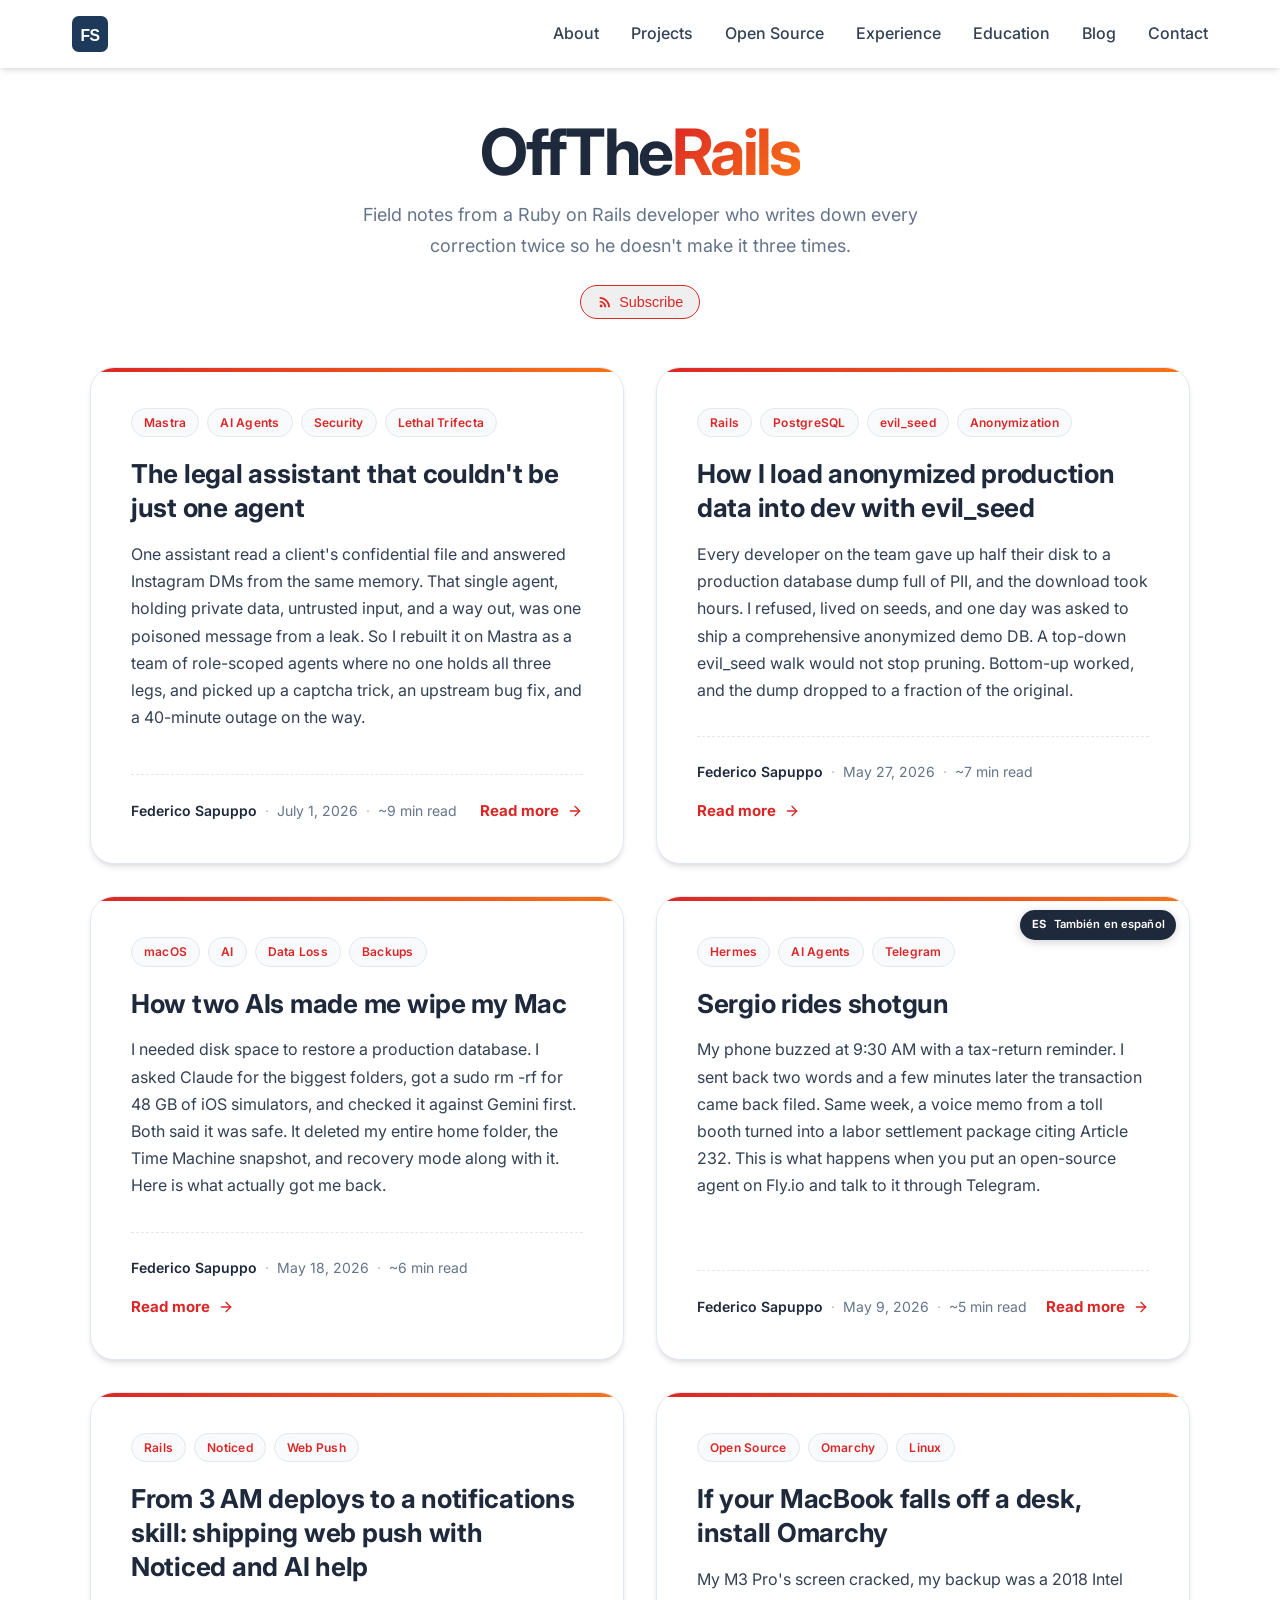
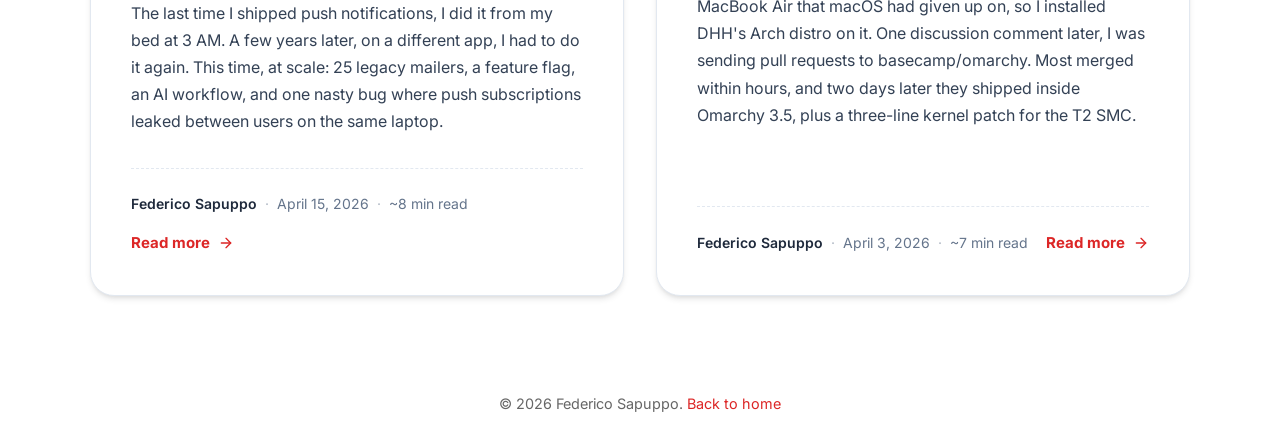
<file: blog/index.html>
<!DOCTYPE html>
<html lang="en">
<head>
    <meta name="robots" content="noindex, nofollow">
    <meta charset="UTF-8">
    <meta name="viewport" content="width=device-width, initial-scale=1.0">
    <meta name="description" content="Off The Rails: Field notes from a Ruby on Rails developer. Bug autopsies, refactor diaries, and lessons from the Rails Way.">
    <title>Off The Rails: Blog | Federico Sapuppo</title>

    <!-- Open Graph / Social Media Meta Tags -->
    <meta property="og:type" content="website">
    <meta property="og:title" content="Off The Rails: Blog | Federico Sapuppo">
    <meta property="og:description" content="Field notes from a Ruby on Rails developer. Bug autopsies, refactor diaries, and lessons from the Rails Way.">
    <meta property="og:url" content="https://fedesapuppo.com/blog/">
    <meta property="og:image" content="https://fedesapuppo.com/og-image.jpg">
    <meta property="og:image:width" content="1600">
    <meta property="og:image:height" content="1600">
    <meta name="twitter:card" content="summary">
    <meta name="twitter:image" content="https://fedesapuppo.com/og-image.jpg">
    <meta name="twitter:title" content="Off The Rails: Blog | Federico Sapuppo">
    <meta name="twitter:description" content="Field notes from a Ruby on Rails developer.">

    <link rel="icon" type="image/svg+xml" href="../favicon.svg">
    <link rel="icon" type="image/png" sizes="32x32" href="../favicon.png">
    <link rel="icon" type="image/png" sizes="192x192" href="../favicon-192.png">
    <link rel="apple-touch-icon" sizes="192x192" href="../favicon-192.png">
    <link rel="alternate" type="application/rss+xml" title="Off The Rails: Federico Sapuppo" href="https://fedesapuppo.com/blog/feed.xml">
    <link rel="stylesheet" href="../styles.css">
    <link rel="preconnect" href="https://fonts.googleapis.com">
    <link rel="preconnect" href="https://fonts.gstatic.com" crossorigin>
    <link href="https://fonts.googleapis.com/css2?family=Inter:wght@300;400;500;600;700&display=swap" rel="stylesheet">
</head>
<body>
    <nav class="navbar">
        <div class="container">
            <a href="../" class="logo" aria-label="Federico Sapuppo home"><img src="../favicon.svg" alt=""></a>
            <button class="hamburger" aria-label="Toggle navigation" aria-expanded="false">
                <span></span>
                <span></span>
                <span></span>
            </button>
            <ul class="nav-links">
                <li><a href="../#about">About</a></li>
                <li><a href="../#projects">Projects</a></li>
                <li><a href="../#open-source">Open Source</a></li>
                <li><a href="../#experience">Experience</a></li>
                <li><a href="../#education">Education</a></li>
                <li><a href="./">Blog</a></li>
                <li><a href="../#contact">Contact</a></li>
            </ul>
        </div>
    </nav>

    <main class="blog-index">
        <div class="container">
            <div class="blog-index-header">
                <h1 class="off-the-rails-title">
                    <span class="off-the-rails-word">Off</span><span class="off-the-rails-word">The</span><span class="off-the-rails-word off-the-rails-accent">Rails</span>
                </h1>
                <p class="off-the-rails-subtitle">Field notes from a Ruby on Rails developer who writes down every correction twice so he doesn't make it three times.</p>
                <button class="rss-link" id="copy-rss" aria-label="Copy feed URL to clipboard">
                    <svg xmlns="http://www.w3.org/2000/svg" width="16" height="16" viewBox="0 0 24 24" fill="currentColor"><circle cx="6.18" cy="17.82" r="2.18"/><path d="M4 4.44v2.83c7.03 0 12.73 5.7 12.73 12.73h2.83c0-8.59-6.97-15.56-15.56-15.56zm0 5.66v2.83c3.9 0 7.07 3.17 7.07 7.07h2.83c0-5.47-4.43-9.9-9.9-9.9z"/></svg>
                    <span>Subscribe</span>
                </button>
            </div>

            <div class="blog-cards blog-cards-index">
                <a href="pretor-team-of-agents.html" class="blog-card animate-in">
                    <div class="blog-card-glow"></div>
                    <div class="blog-card-content">
                        <div class="blog-card-meta">
                            <span class="blog-tag">Mastra</span>
                            <span class="blog-tag">AI Agents</span>
                            <span class="blog-tag">Security</span>
                            <span class="blog-tag">Lethal Trifecta</span>
                        </div>
                        <h3 class="blog-card-title">The legal assistant that couldn't be just one agent</h3>
                        <p class="blog-card-excerpt">One assistant read a client's confidential file and answered Instagram DMs from the same memory. That single agent, holding private data, untrusted input, and a way out, was one poisoned message from a leak. So I rebuilt it on Mastra as a team of role-scoped agents where no one holds all three legs, and picked up a captcha trick, an upstream bug fix, and a 40-minute outage on the way.</p>
                        <div class="blog-card-footer">
                            <div class="blog-card-byline">
                                <span class="blog-card-author">Federico Sapuppo</span>
                                <span class="blog-card-dot">&middot;</span>
                                <time class="blog-card-date" datetime="2026-07-01">July 1, 2026</time>
                                <span class="blog-card-dot">&middot;</span>
                                <span class="blog-card-readtime">~9 min read</span>
                            </div>
                            <span class="blog-card-cta">
                                Read more <svg xmlns="http://www.w3.org/2000/svg" width="16" height="16" viewBox="0 0 24 24" fill="none" stroke="currentColor" stroke-width="2" stroke-linecap="round" stroke-linejoin="round"><line x1="5" y1="12" x2="19" y2="12"></line><polyline points="12 5 19 12 12 19"></polyline></svg>
                            </span>
                        </div>
                    </div>
                </a>

                <a href="evil-seed-bottom-up.html" class="blog-card animate-in">
                    <div class="blog-card-glow"></div>
                    <div class="blog-card-content">
                        <div class="blog-card-meta">
                            <span class="blog-tag">Rails</span>
                            <span class="blog-tag">PostgreSQL</span>
                            <span class="blog-tag">evil_seed</span>
                            <span class="blog-tag">Anonymization</span>
                        </div>
                        <h3 class="blog-card-title">How I load anonymized production data into dev with evil_seed</h3>
                        <p class="blog-card-excerpt">Every developer on the team gave up half their disk to a production database dump full of PII, and the download took hours. I refused, lived on seeds, and one day was asked to ship a comprehensive anonymized demo DB. A top-down evil_seed walk would not stop pruning. Bottom-up worked, and the dump dropped to a fraction of the original.</p>
                        <div class="blog-card-footer">
                            <div class="blog-card-byline">
                                <span class="blog-card-author">Federico Sapuppo</span>
                                <span class="blog-card-dot">&middot;</span>
                                <time class="blog-card-date" datetime="2026-05-27">May 27, 2026</time>
                                <span class="blog-card-dot">&middot;</span>
                                <span class="blog-card-readtime">~7 min read</span>
                            </div>
                            <span class="blog-card-cta">
                                Read more <svg xmlns="http://www.w3.org/2000/svg" width="16" height="16" viewBox="0 0 24 24" fill="none" stroke="currentColor" stroke-width="2" stroke-linecap="round" stroke-linejoin="round"><line x1="5" y1="12" x2="19" y2="12"></line><polyline points="12 5 19 12 12 19"></polyline></svg>
                            </span>
                        </div>
                    </div>
                </a>

                <a href="rm-rf-coresimulator.html" class="blog-card animate-in">
                    <div class="blog-card-glow"></div>
                    <div class="blog-card-content">
                        <div class="blog-card-meta">
                            <span class="blog-tag">macOS</span>
                            <span class="blog-tag">AI</span>
                            <span class="blog-tag">Data Loss</span>
                            <span class="blog-tag">Backups</span>
                        </div>
                        <h3 class="blog-card-title">How two AIs made me wipe my Mac</h3>
                        <p class="blog-card-excerpt">I needed disk space to restore a production database. I asked Claude for the biggest folders, got a sudo rm -rf for 48 GB of iOS simulators, and checked it against Gemini first. Both said it was safe. It deleted my entire home folder, the Time Machine snapshot, and recovery mode along with it. Here is what actually got me back.</p>
                        <div class="blog-card-footer">
                            <div class="blog-card-byline">
                                <span class="blog-card-author">Federico Sapuppo</span>
                                <span class="blog-card-dot">&middot;</span>
                                <time class="blog-card-date" datetime="2026-05-18">May 18, 2026</time>
                                <span class="blog-card-dot">&middot;</span>
                                <span class="blog-card-readtime">~6 min read</span>
                            </div>
                            <span class="blog-card-cta">
                                Read more <svg xmlns="http://www.w3.org/2000/svg" width="16" height="16" viewBox="0 0 24 24" fill="none" stroke="currentColor" stroke-width="2" stroke-linecap="round" stroke-linejoin="round"><line x1="5" y1="12" x2="19" y2="12"></line><polyline points="12 5 19 12 12 19"></polyline></svg>
                            </span>
                        </div>
                    </div>
                </a>

                <div class="blog-card-wrap">
                    <a href="sergio-pocket.html" class="blog-card animate-in">
                        <div class="blog-card-glow"></div>
                        <div class="blog-card-content">
                            <div class="blog-card-meta">
                                <span class="blog-tag">Hermes</span>
                                <span class="blog-tag">AI Agents</span>
                                <span class="blog-tag">Telegram</span>
                            </div>
                            <h3 class="blog-card-title">Sergio rides shotgun</h3>
                            <p class="blog-card-excerpt">My phone buzzed at 9:30 AM with a tax-return reminder. I sent back two words and a few minutes later the transaction came back filed. Same week, a voice memo from a toll booth turned into a labor settlement package citing Article 232. This is what happens when you put an open-source agent on Fly.io and talk to it through Telegram.</p>
                            <div class="blog-card-footer">
                                <div class="blog-card-byline">
                                    <span class="blog-card-author">Federico Sapuppo</span>
                                    <span class="blog-card-dot">&middot;</span>
                                    <time class="blog-card-date" datetime="2026-05-09">May 9, 2026</time>
                                    <span class="blog-card-dot">&middot;</span>
                                    <span class="blog-card-readtime">~5 min read</span>
                                </div>
                                <span class="blog-card-cta">
                                    Read more <svg xmlns="http://www.w3.org/2000/svg" width="16" height="16" viewBox="0 0 24 24" fill="none" stroke="currentColor" stroke-width="2" stroke-linecap="round" stroke-linejoin="round"><line x1="5" y1="12" x2="19" y2="12"></line><polyline points="12 5 19 12 12 19"></polyline></svg>
                                </span>
                            </div>
                        </div>
                    </a>
                    <a href="../es/blog/sergio-pocket.html" class="blog-lang-badge" lang="es" hreflang="es-AR" aria-label="Leer en español">
                        <span aria-hidden="true">ES</span>
                        <span class="blog-lang-badge-full">También en español</span>
                    </a>
                </div>

                <a href="noticed-push-journey.html" class="blog-card animate-in">
                    <div class="blog-card-glow"></div>
                    <div class="blog-card-content">
                        <div class="blog-card-meta">
                            <span class="blog-tag">Rails</span>
                            <span class="blog-tag">Noticed</span>
                            <span class="blog-tag">Web Push</span>
                        </div>
                        <h3 class="blog-card-title">From 3 AM deploys to a notifications skill: shipping web push with Noticed and AI help</h3>
                        <p class="blog-card-excerpt">The last time I shipped push notifications, I did it from my bed at 3 AM. A few years later, on a different app, I had to do it again. This time, at scale: 25 legacy mailers, a feature flag, an AI workflow, and one nasty bug where push subscriptions leaked between users on the same laptop.</p>
                        <div class="blog-card-footer">
                            <div class="blog-card-byline">
                                <span class="blog-card-author">Federico Sapuppo</span>
                                <span class="blog-card-dot">&middot;</span>
                                <time class="blog-card-date" datetime="2026-04-15">April 15, 2026</time>
                                <span class="blog-card-dot">&middot;</span>
                                <span class="blog-card-readtime">~8 min read</span>
                            </div>
                            <span class="blog-card-cta">
                                Read more <svg xmlns="http://www.w3.org/2000/svg" width="16" height="16" viewBox="0 0 24 24" fill="none" stroke="currentColor" stroke-width="2" stroke-linecap="round" stroke-linejoin="round"><line x1="5" y1="12" x2="19" y2="12"></line><polyline points="12 5 19 12 12 19"></polyline></svg>
                            </span>
                        </div>
                    </div>
                </a>

                <a href="omarchy-t2-journey.html" class="blog-card animate-in">
                    <div class="blog-card-glow"></div>
                    <div class="blog-card-content">
                        <div class="blog-card-meta">
                            <span class="blog-tag">Open Source</span>
                            <span class="blog-tag">Omarchy</span>
                            <span class="blog-tag">Linux</span>
                        </div>
                        <h3 class="blog-card-title">If your MacBook falls off a desk, install Omarchy</h3>
                        <p class="blog-card-excerpt">My M3 Pro's screen cracked, my backup was a 2018 Intel MacBook Air that macOS had given up on, so I installed DHH's Arch distro on it. One discussion comment later, I was sending pull requests to basecamp/omarchy. Most merged within hours, and two days later they shipped inside Omarchy 3.5, plus a three-line kernel patch for the T2 SMC.</p>
                        <div class="blog-card-footer">
                            <div class="blog-card-byline">
                                <span class="blog-card-author">Federico Sapuppo</span>
                                <span class="blog-card-dot">&middot;</span>
                                <time class="blog-card-date" datetime="2026-04-03">April 3, 2026</time>
                                <span class="blog-card-dot">&middot;</span>
                                <span class="blog-card-readtime">~7 min read</span>
                            </div>
                            <span class="blog-card-cta">
                                Read more <svg xmlns="http://www.w3.org/2000/svg" width="16" height="16" viewBox="0 0 24 24" fill="none" stroke="currentColor" stroke-width="2" stroke-linecap="round" stroke-linejoin="round"><line x1="5" y1="12" x2="19" y2="12"></line><polyline points="12 5 19 12 12 19"></polyline></svg>
                            </span>
                        </div>
                    </div>
                </a>
            </div>
        </div>
    </main>

    <footer class="blog-index-footer">
        <div class="container">
            <p>&copy; 2026 Federico Sapuppo. <a href="../">Back to home</a></p>
        </div>
    </footer>

    <script>
        const hamburger = document.querySelector('.hamburger');
        const navLinks = document.querySelector('.nav-links');
        hamburger.addEventListener('click', () => {
            const isOpen = navLinks.classList.toggle('open');
            hamburger.classList.toggle('open');
            hamburger.setAttribute('aria-expanded', isOpen);
        });
        document.getElementById('copy-rss').addEventListener('click', () => {
            const feedUrl = window.location.origin + '/blog/feed.xml';
            navigator.clipboard.writeText(feedUrl).then(() => {
                const btn = document.getElementById('copy-rss');
                const label = btn.querySelector('span');
                label.textContent = 'Copied! Paste in your feed reader';
                btn.classList.add('copied');
                setTimeout(() => {
                    label.textContent = 'Subscribe';
                    btn.classList.remove('copied');
                }, 3000);
            });
        });
        document.querySelectorAll('.nav-links a').forEach(link => {
            link.addEventListener('click', () => {
                navLinks.classList.remove('open');
                hamburger.classList.remove('open');
                hamburger.setAttribute('aria-expanded', 'false');
            });
        });
    </script>
</body>
</html>
</file>
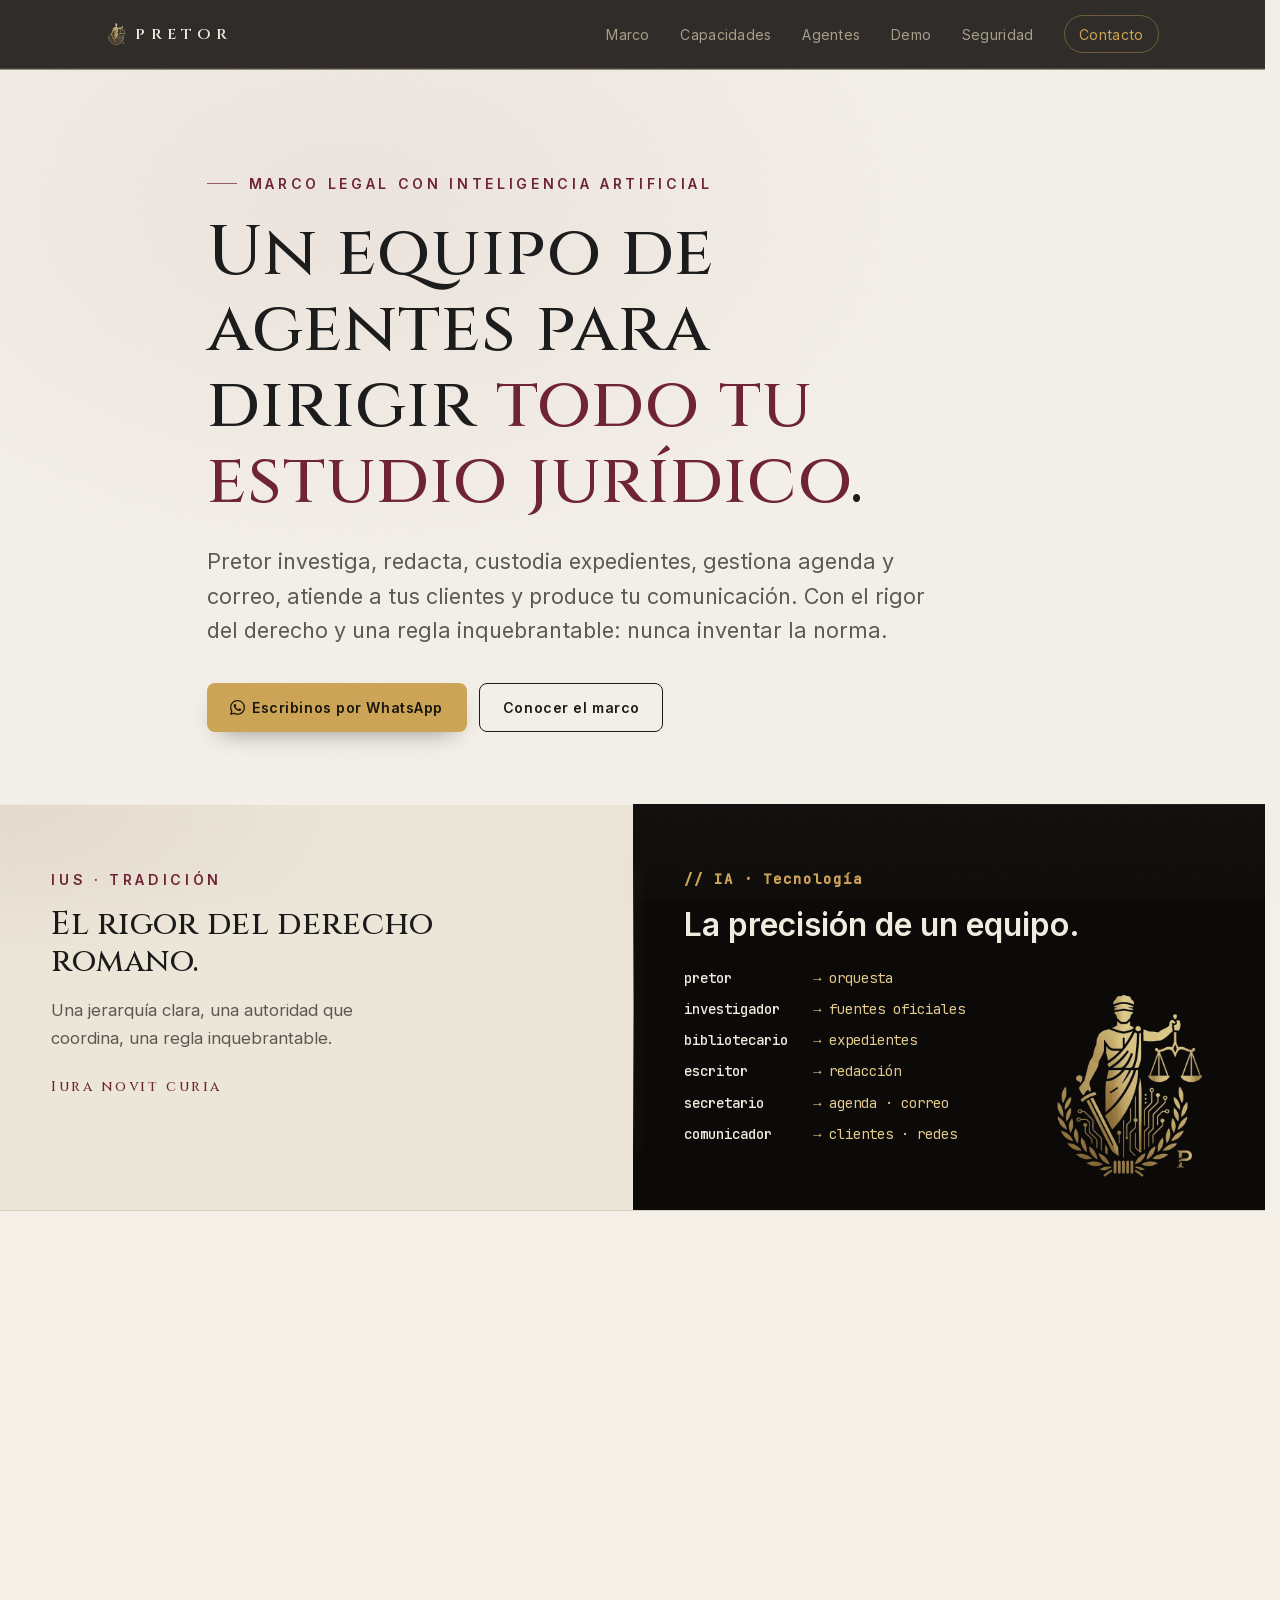
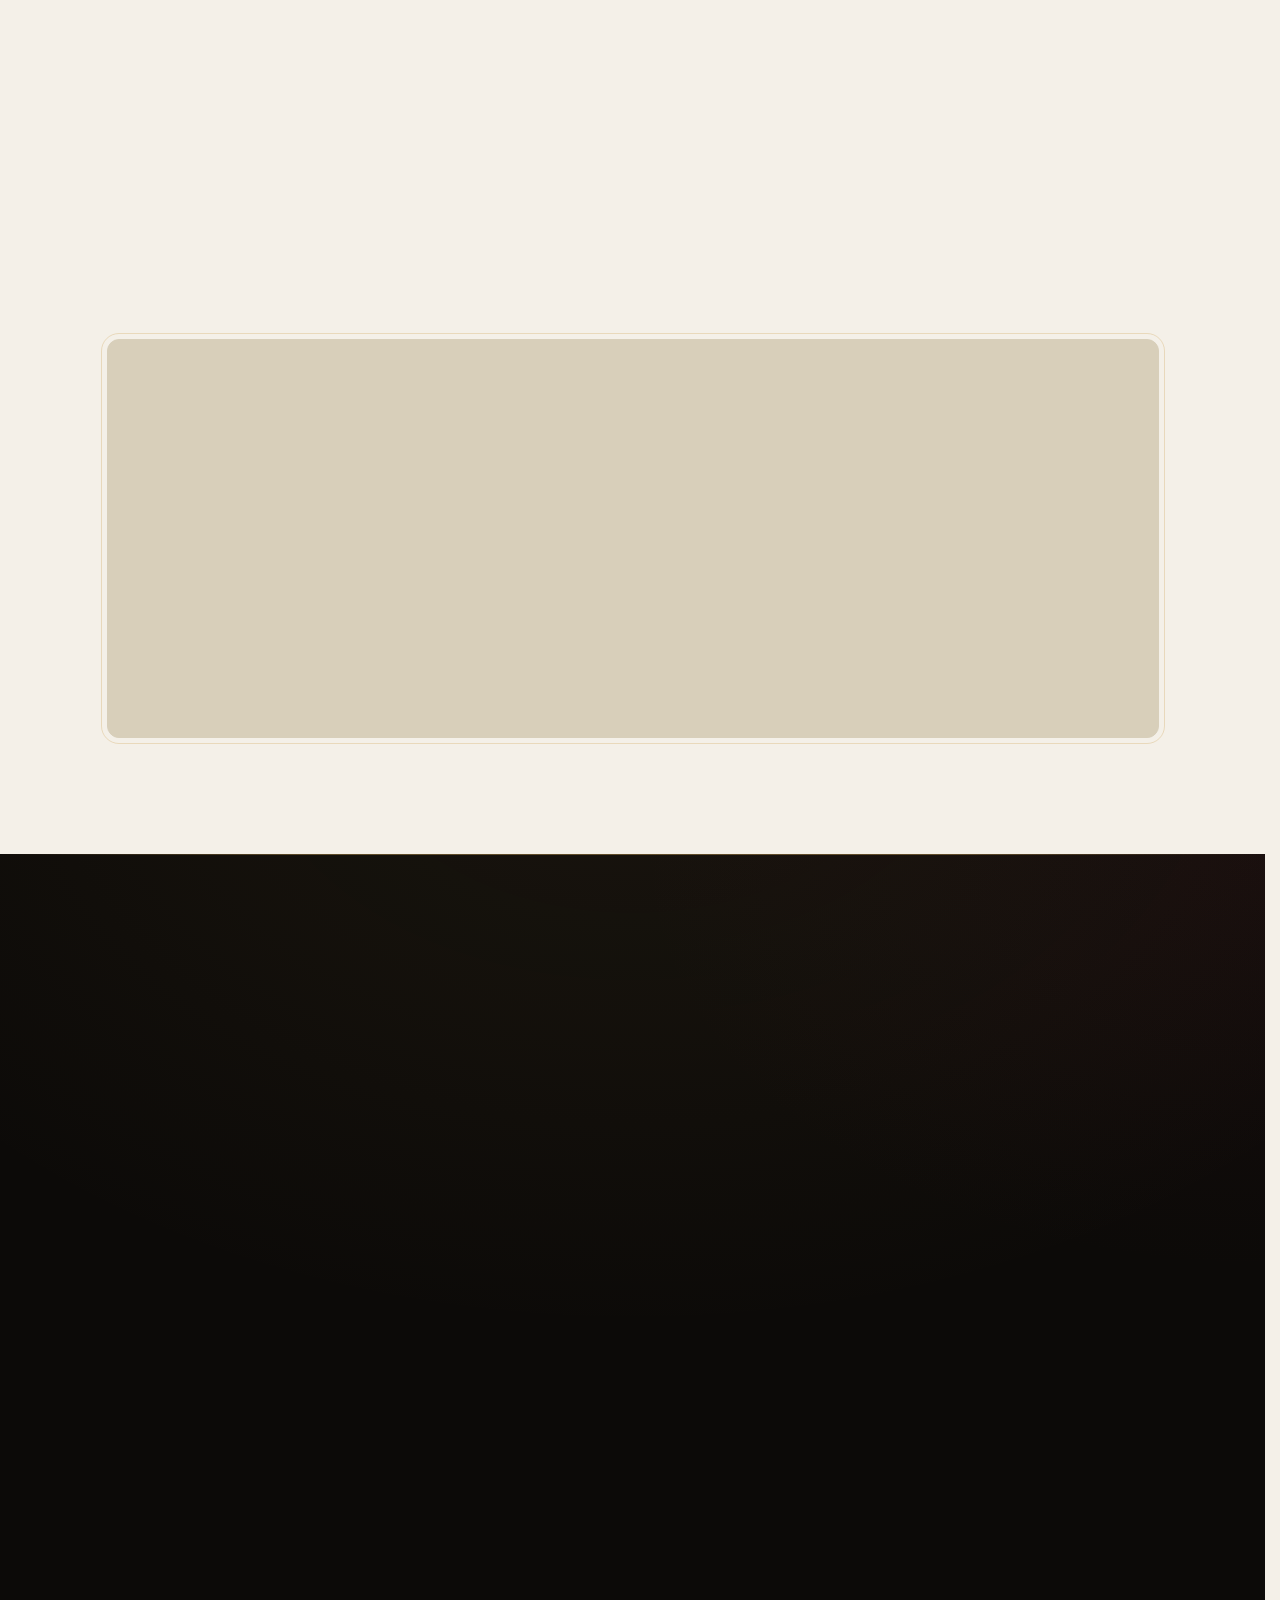
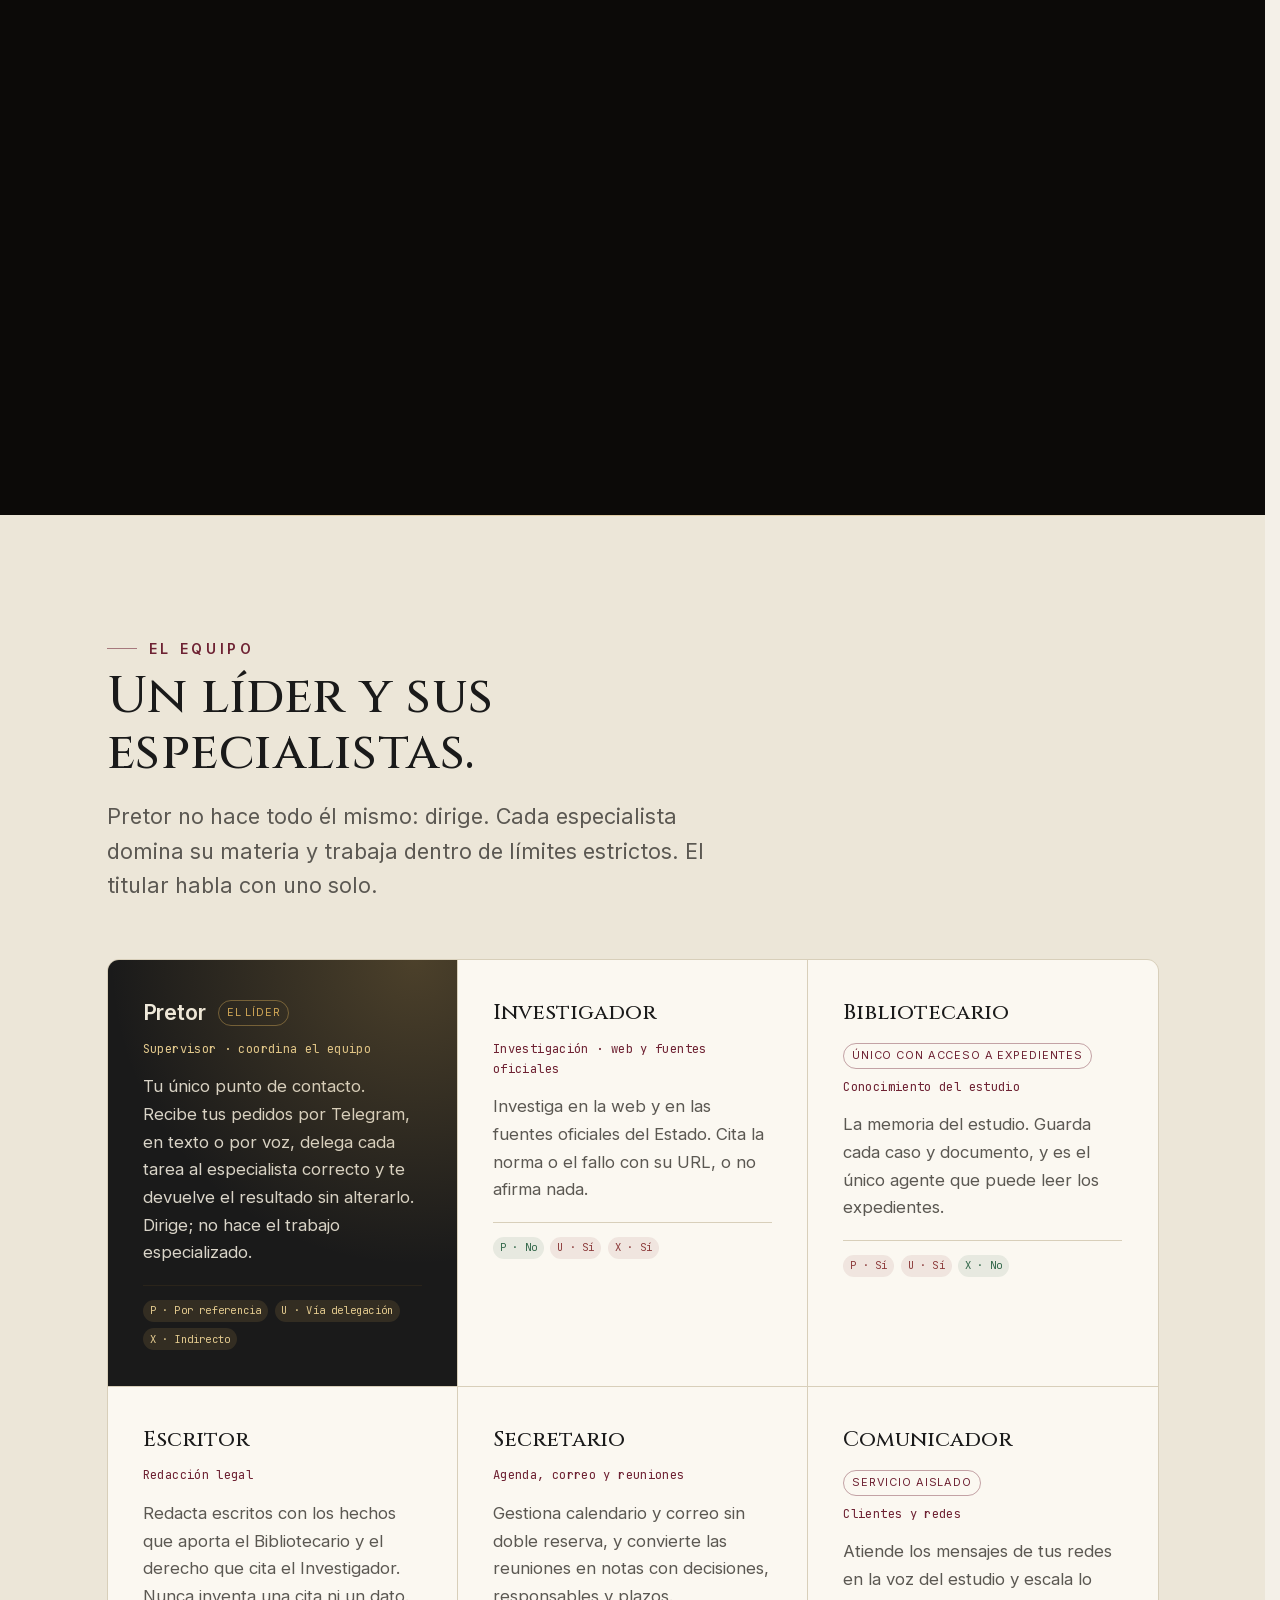
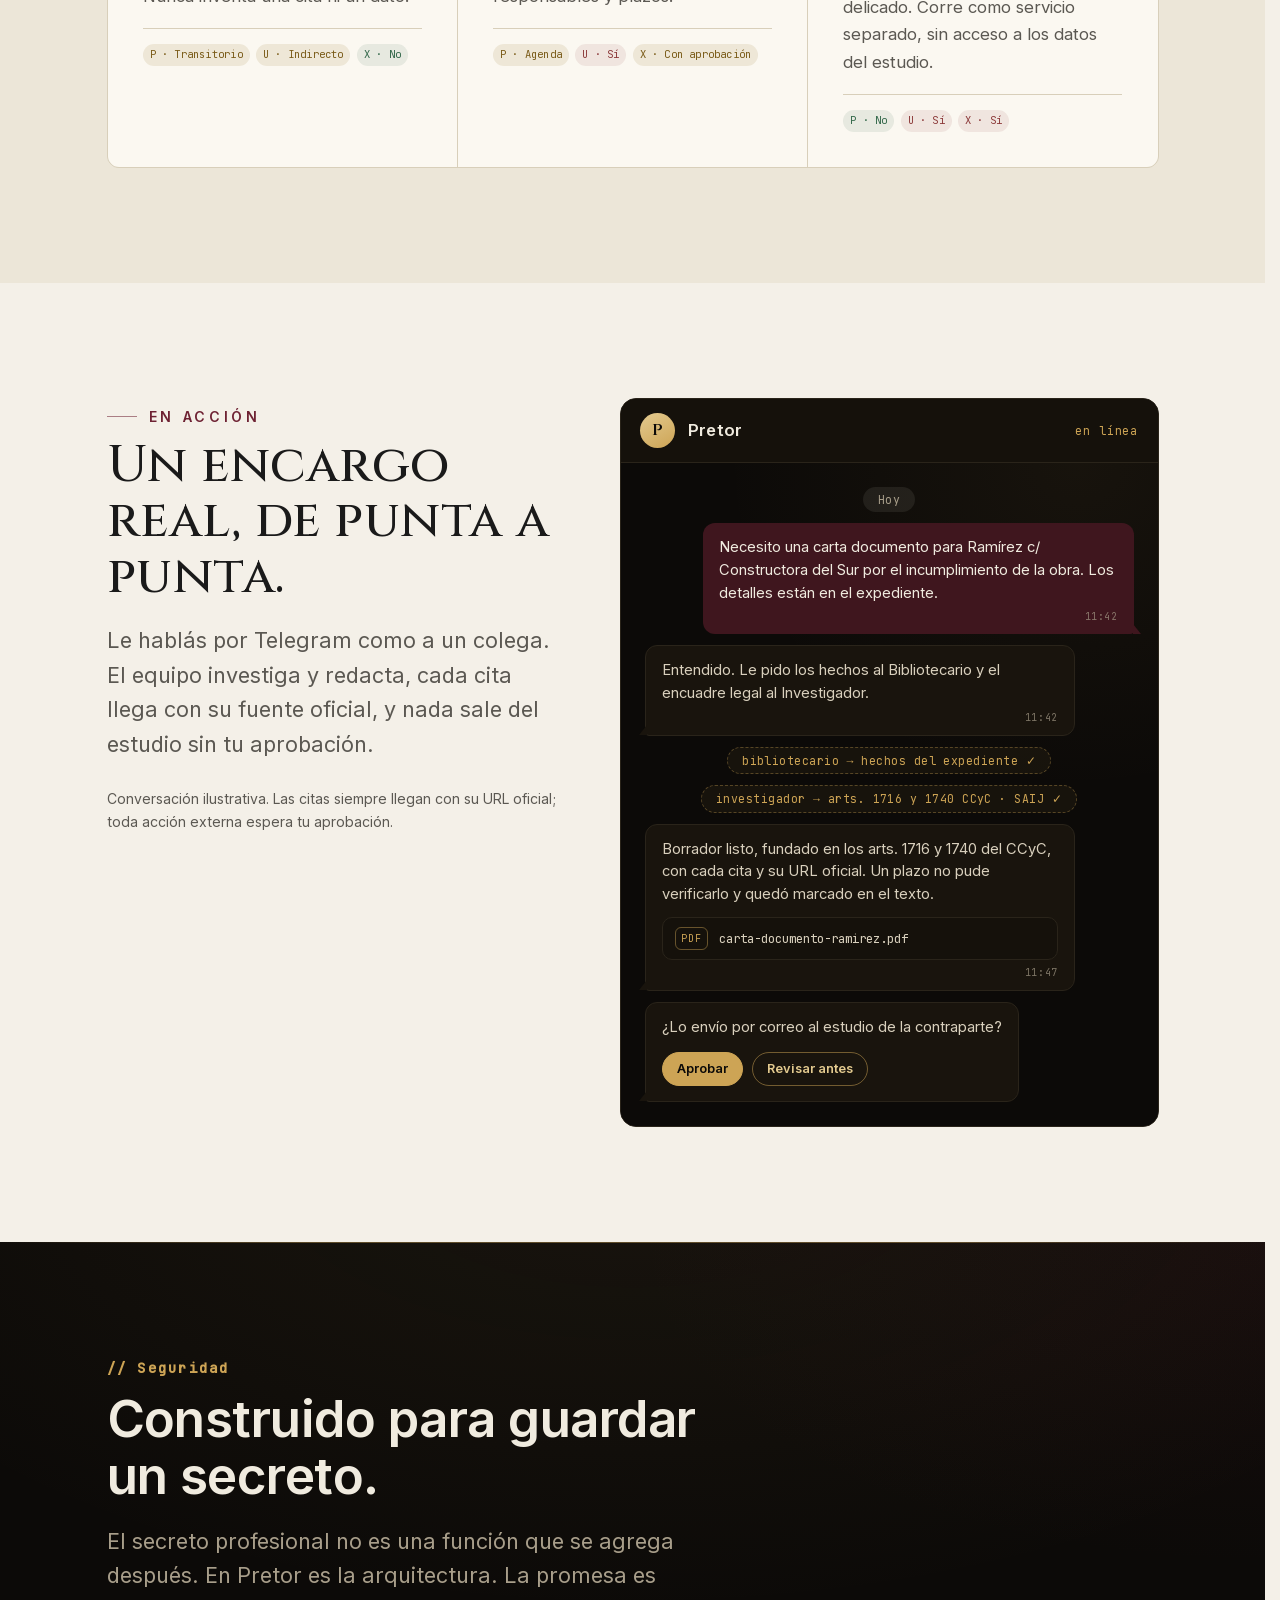
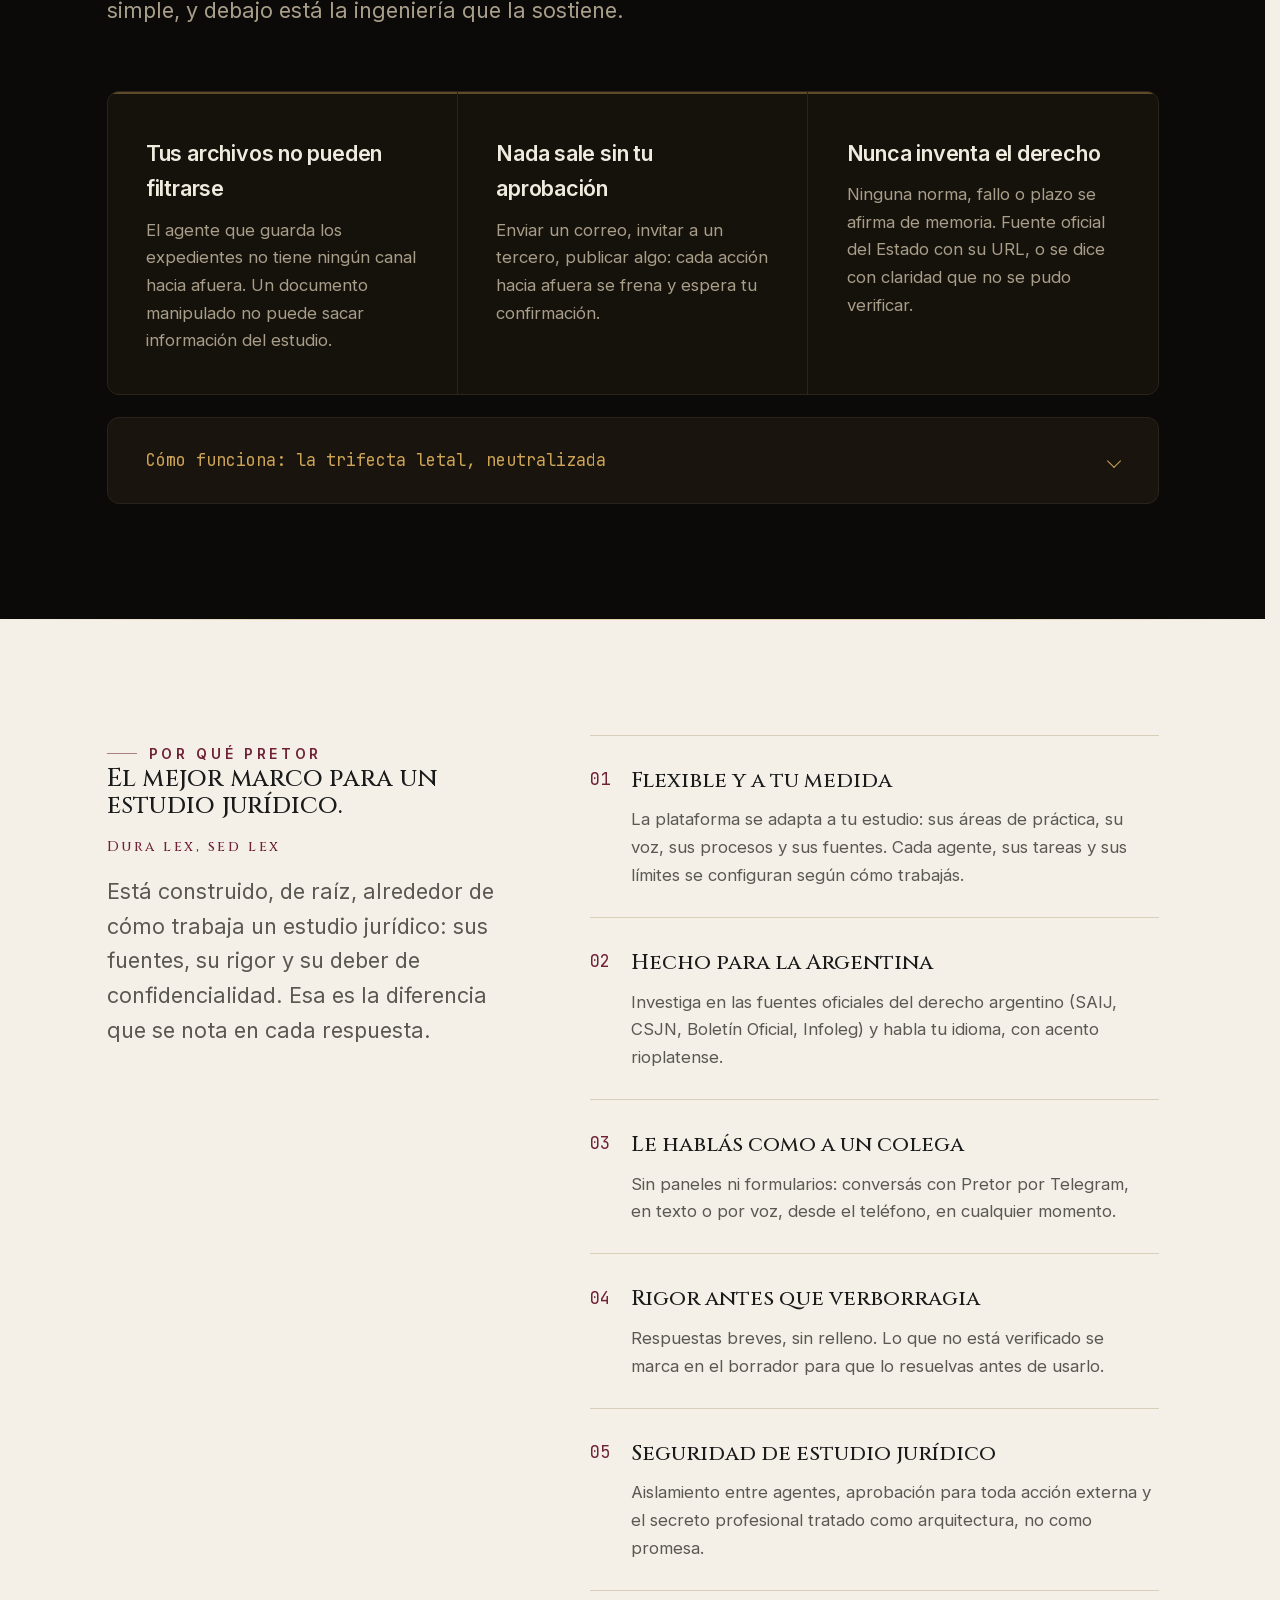
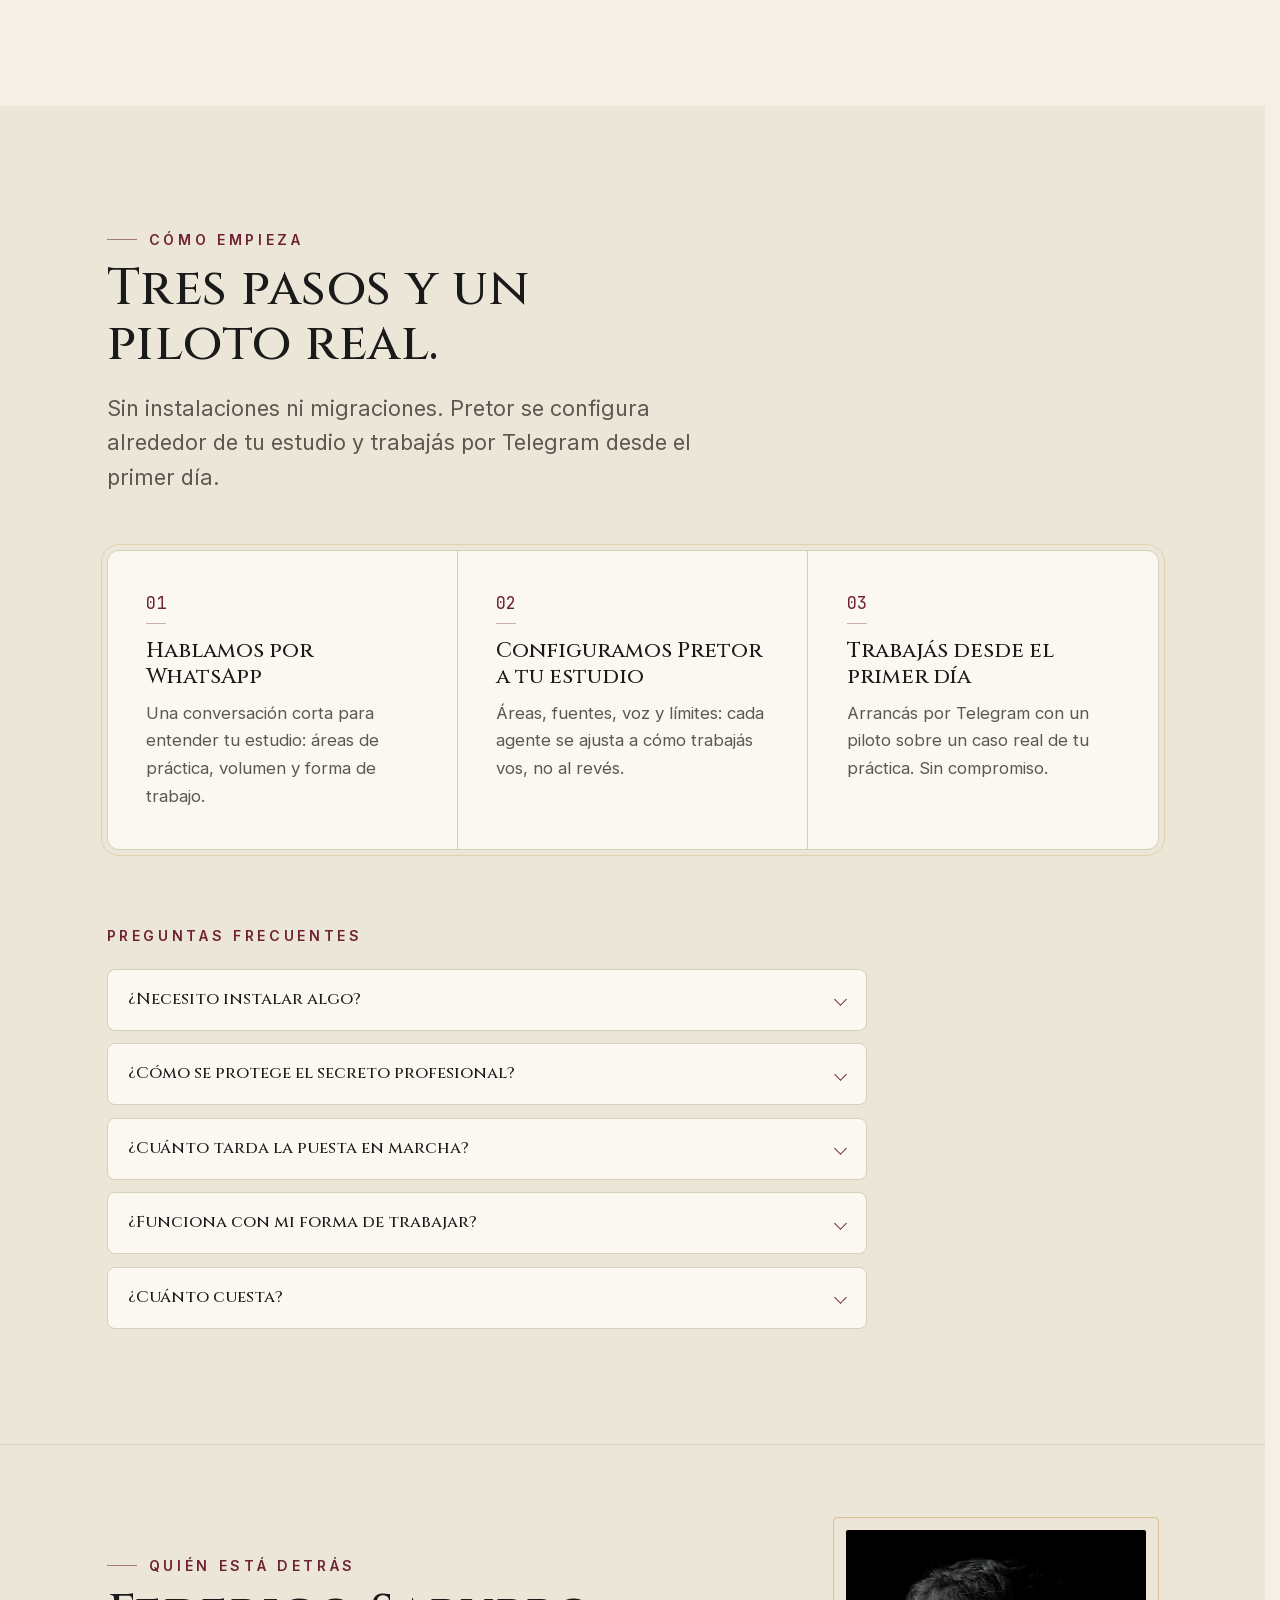
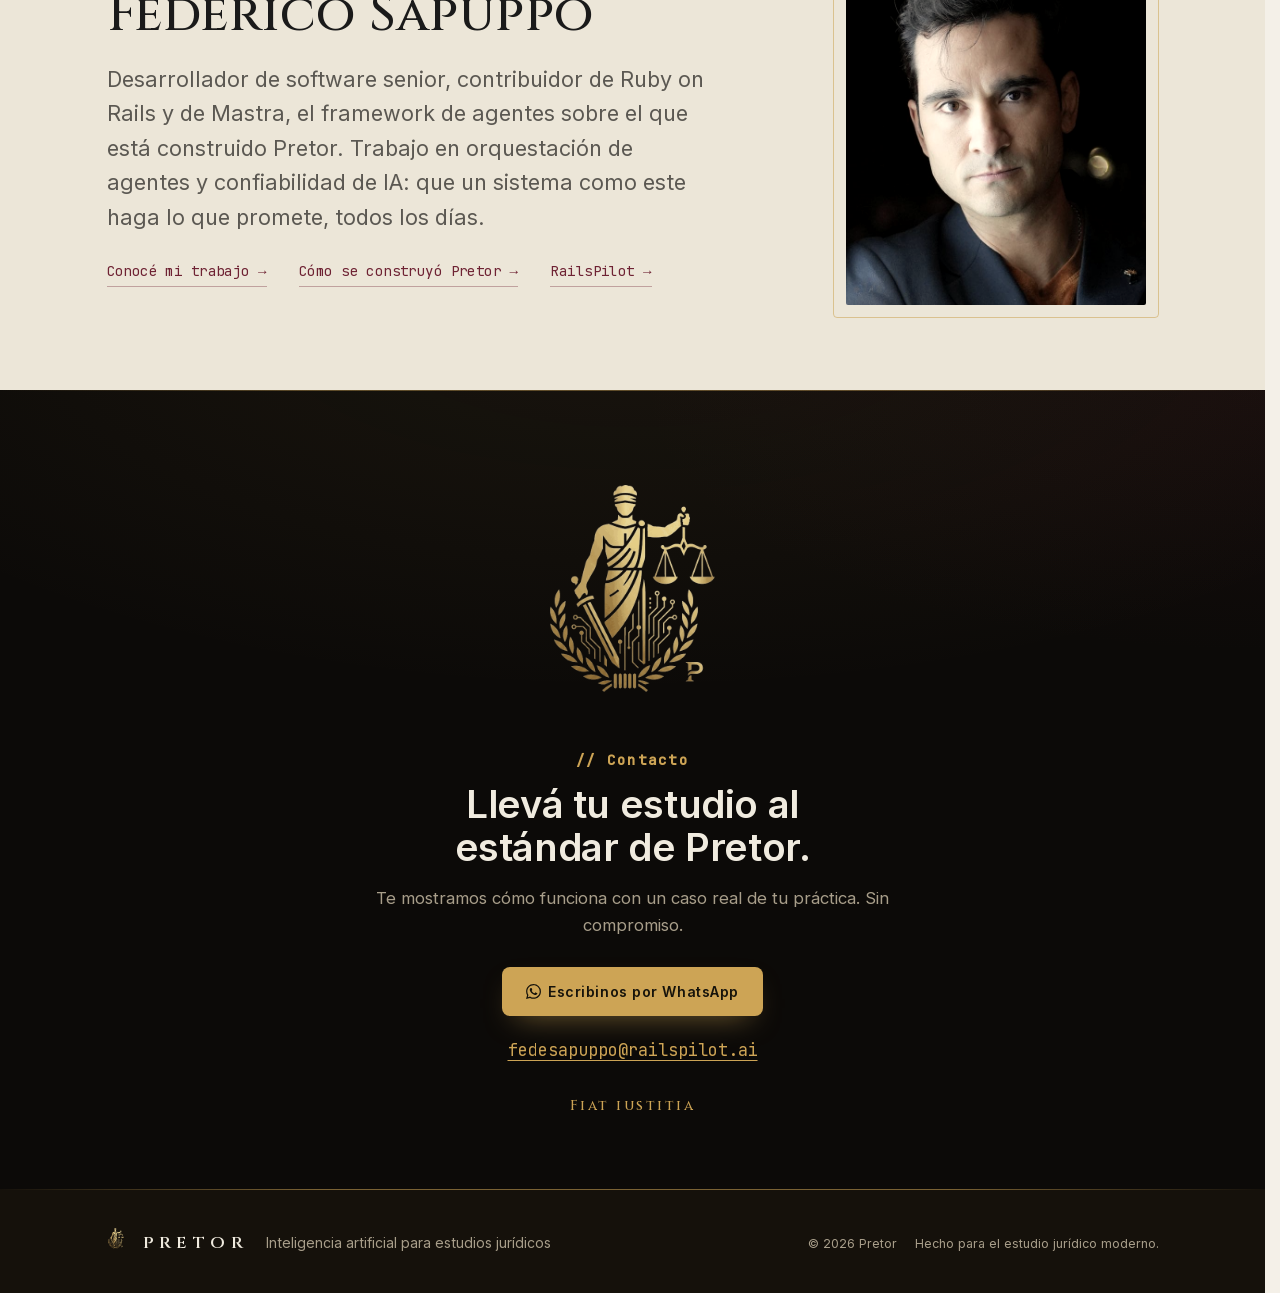
<file: pretor/index.html>
<!DOCTYPE html><html lang="es-AR" data-astro-cid-5hce7sga> <head><meta name="robots" content="noindex, nofollow"><meta charset="utf-8"><meta name="viewport" content="width=device-width, initial-scale=1"><meta name="generator" content="Astro v5.18.2"><link rel="icon" href="/pretor/favicon.png?v=3" type="image/png"><title>Pretor — Inteligencia artificial para tu estudio jurídico</title><meta name="description" content="El marco de IA que dirige todo tu estudio jurídico: agentes que investigan, redactan, gestionan agenda y correo, y atienden a tus clientes."><meta name="theme-color" content="#0b0b0e"><link rel="canonical" href="https://fedesapuppo.com/pretor/"><meta property="og:type" content="website"><meta property="og:title" content="Pretor — Inteligencia artificial para tu estudio jurídico"><meta property="og:description" content="El marco de IA que dirige todo tu estudio jurídico: agentes que investigan, redactan, gestionan agenda y correo, y atienden a tus clientes."><meta property="og:locale" content="es_AR"><meta property="og:site_name" content="Pretor"><meta property="og:url" content="https://fedesapuppo.com/pretor/"><meta property="og:image" content="https://fedesapuppo.com/pretor/og.jpg?v=2"><meta property="og:image:secure_url" content="https://fedesapuppo.com/pretor/og.jpg?v=2"><meta property="og:image:type" content="image/jpeg"><meta property="og:image:width" content="1200"><meta property="og:image:height" content="630"><meta property="og:image:alt" content="Logo de Pretor: la Justicia con espada y balanza en dorado sobre fondo oscuro, con laurel y circuitos."><meta name="twitter:card" content="summary_large_image"><meta name="twitter:title" content="Pretor — Inteligencia artificial para tu estudio jurídico"><meta name="twitter:description" content="El marco de IA que dirige todo tu estudio jurídico: agentes que investigan, redactan, gestionan agenda y correo, y atienden a tus clientes."><meta name="twitter:image" content="https://fedesapuppo.com/pretor/og.jpg?v=2"><meta name="twitter:image:alt" content="Logo de Pretor: la Justicia con espada y balanza en dorado sobre fondo oscuro, con laurel y circuitos."><link rel="preload" href="/pretor/_astro/fonts/cinzel-latin.woff2" as="font" type="font/woff2" crossorigin><link rel="preload" href="/pretor/_astro/fonts/inter-latin.woff2" as="font" type="font/woff2" crossorigin><link rel="preload" href="/pretor/_astro/fonts/jetbrains-mono-latin.woff2" as="font" type="font/woff2" crossorigin><link rel="stylesheet" href="/pretor/_astro/fonts.css"><link rel="stylesheet" href="/pretor/_astro/index.edUtr7Fi.css"><link rel="stylesheet" href="/pretor/_astro/pretor-refine.css"><link rel="stylesheet" href="/pretor/_astro/pretor-intro.css"><script type="application/ld+json">{"@context":"https://schema.org","@type":"SoftwareApplication","name":"Pretor","url":"https://fedesapuppo.com/pretor/","image":"https://fedesapuppo.com/pretor/og.jpg?v=2","description":"Marco de inteligencia artificial para estudios jurídicos: un equipo de agentes que investiga, redacta, custodia expedientes, gestiona agenda y correo, y atiende a tus clientes.","applicationCategory":"BusinessApplication","operatingSystem":"Web","inLanguage":"es-AR","author":{"@type":"Person","name":"Federico Sapuppo","url":"https://fedesapuppo.com/"}}</script><noscript><style>.reveal{opacity:1!important;transform:none!important}.demo__scroll>*{opacity:1!important;transform:none!important}</style></noscript></head> <body data-astro-cid-5hce7sga> <a class="skip-link" href="#contenido" data-astro-cid-5hce7sga>Saltar al contenido</a> <header class="nav" data-nav data-astro-cid-dmqpwcec> <div class="nav__inner wrap" data-astro-cid-dmqpwcec> <a class="brand" href="#top" aria-label="Pretor, inicio" data-astro-cid-dmqpwcec> <img class="brand__mark" src="/pretor/_astro/justitia.png" alt="" width="480" height="620" decoding="async"> <span class="brand__word" data-astro-cid-dmqpwcec>PRETOR</span> </a> <nav class="nav__links" aria-label="Principal" data-astro-cid-dmqpwcec> <a href="#marco" data-astro-cid-dmqpwcec>Marco</a><a href="#capacidades" data-astro-cid-dmqpwcec>Capacidades</a><a href="#agentes" data-astro-cid-dmqpwcec>Agentes</a><a href="#demo" data-astro-cid-dmqpwcec>Demo</a><a href="#seguridad" data-astro-cid-dmqpwcec>Seguridad</a> <a class="nav__cta" href="#contacto" data-astro-cid-dmqpwcec>Contacto</a> </nav> <button class="nav__toggle" data-toggle aria-expanded="false" aria-controls="nav-panel" data-astro-cid-dmqpwcec> <span class="visually-hidden" data-astro-cid-dmqpwcec>Abrir menú</span> <span class="nav__bars" aria-hidden="true" data-astro-cid-dmqpwcec></span> </button> </div> <div class="nav__panel" id="nav-panel" data-panel hidden data-astro-cid-dmqpwcec> <a href="#marco" data-close data-astro-cid-dmqpwcec>Marco</a><a href="#capacidades" data-close data-astro-cid-dmqpwcec>Capacidades</a><a href="#agentes" data-close data-astro-cid-dmqpwcec>Agentes</a><a href="#demo" data-close data-astro-cid-dmqpwcec>Demo</a><a href="#seguridad" data-close data-astro-cid-dmqpwcec>Seguridad</a> <a href="#contacto" class="nav__panel-cta" data-close data-astro-cid-dmqpwcec>Contacto</a> </div> </header>  <script type="module">const e=document.querySelector("[data-nav]"),a=e?.querySelector("[data-toggle]"),t=e?.querySelector("[data-panel]");a?.addEventListener("click",()=>{e?.hasAttribute("data-open")?(e?.removeAttribute("data-open"),a.setAttribute("aria-expanded","false"),t&&(t.hidden=!0)):(e?.setAttribute("data-open",""),a.setAttribute("aria-expanded","true"),t&&(t.hidden=!1))});e?.querySelectorAll("[data-close]").forEach(r=>r.addEventListener("click",()=>{e?.removeAttribute("data-open"),a?.setAttribute("aria-expanded","false"),t&&(t.hidden=!0)}));const d=()=>{window.scrollY>12?e?.setAttribute("data-scrolled",""):e?.removeAttribute("data-scrolled")};d();window.addEventListener("scroll",d,{passive:!0});</script> <main id="contenido" data-astro-cid-5hce7sga>  <section class="hero" id="top" data-astro-cid-bbe6dxrz> <div class="hero__intro wrap" data-astro-cid-bbe6dxrz> <p class="eyebrow reveal" data-astro-cid-bbe6dxrz>Marco legal con inteligencia artificial</p> <h1 class="display hero__title reveal" data-astro-cid-bbe6dxrz>
Un equipo de agentes para dirigir
<em data-astro-cid-bbe6dxrz>todo tu estudio jurídico</em>.
</h1> <p class="lead hero__lead reveal" data-astro-cid-bbe6dxrz>
Pretor investiga, redacta, custodia expedientes, gestiona agenda y correo,
      atiende a tus clientes y produce tu comunicación. Con el rigor del derecho
      y una regla inquebrantable: nunca inventar la norma.
</p> <div class="hero__cta reveal" data-astro-cid-bbe6dxrz> <a class="btn btn--primary" href="https://wa.me/5493547468121?text=Hola%20Federico%2C%20quiero%20conocer%20Pretor%20para%20mi%20estudio." target="_blank" rel="noopener" data-astro-cid-bbe6dxrz><svg viewBox="0 0 24 24" width="15" height="15" fill="currentColor" aria-hidden="true"><path d="M17.472 14.382c-.297-.149-1.758-.867-2.03-.967-.273-.099-.471-.148-.67.15-.197.297-.767.966-.94 1.164-.173.199-.347.223-.644.075-.297-.15-1.255-.463-2.39-1.475-.883-.788-1.48-1.761-1.653-2.059-.173-.297-.018-.458.13-.606.134-.133.297-.347.446-.52.149-.174.198-.298.297-.497.1-.198.05-.371-.025-.52-.075-.149-.669-1.612-.916-2.207-.242-.579-.487-.5-.669-.51-.173-.008-.371-.01-.57-.01-.198 0-.52.074-.792.372-.272.297-1.04 1.016-1.04 2.479 0 1.462 1.065 2.875 1.213 3.074.149.198 2.096 3.2 5.077 4.487.709.306 1.262.489 1.694.625.712.227 1.36.195 1.871.118.571-.085 1.758-.719 2.006-1.413.248-.694.248-1.289.173-1.413-.074-.124-.272-.198-.57-.347m-5.421 7.403h-.004a9.87 9.87 0 0 1-5.031-1.378l-.361-.214-3.741.982.998-3.648-.235-.374a9.86 9.86 0 0 1-1.51-5.26c.001-5.45 4.436-9.884 9.888-9.884 2.64 0 5.122 1.03 6.988 2.898a9.825 9.825 0 0 1 2.893 6.994c-.003 5.45-4.437 9.884-9.885 9.884m8.413-18.297A11.815 11.815 0 0 0 12.05 0C5.495 0 .16 5.335.157 11.892c0 2.096.547 4.142 1.588 5.945L.057 24l6.305-1.654a11.882 11.882 0 0 0 5.683 1.448h.005c6.554 0 11.89-5.335 11.893-11.893a11.821 11.821 0 0 0-3.48-8.413Z"/></svg> Escribinos por WhatsApp</a> <a class="btn btn--ghost" href="#marco" data-astro-cid-bbe6dxrz>Conocer el marco</a> </div> </div> <div class="hero__split" data-astro-cid-bbe6dxrz> <div class="hero__world hero__world--roman" data-astro-cid-bbe6dxrz> <p class="eyebrow" data-astro-cid-bbe6dxrz>Ius · Tradición</p> <p class="hero__world-title display" data-astro-cid-bbe6dxrz>El rigor del derecho romano.</p> <p class="hero__world-text" data-astro-cid-bbe6dxrz>
Una jerarquía clara, una autoridad que coordina, una regla
        inquebrantable.
</p> <p class="maxim" data-astro-cid-bbe6dxrz>Iura novit curia</p> </div> <div class="hero__world hero__world--ai" data-astro-cid-bbe6dxrz> <p class="eyebrow" data-astro-cid-bbe6dxrz>// IA · Tecnología</p> <p class="hero__world-title hero__world-title--ai" data-astro-cid-bbe6dxrz>La precisión de un equipo.</p> <ul class="hero__agents" data-astro-cid-bbe6dxrz> <li data-astro-cid-bbe6dxrz> <b data-astro-cid-bbe6dxrz>pretor</b><span data-astro-cid-bbe6dxrz>→ orquesta</span> </li><li data-astro-cid-bbe6dxrz> <b data-astro-cid-bbe6dxrz>investigador</b><span data-astro-cid-bbe6dxrz>→ fuentes oficiales</span> </li><li data-astro-cid-bbe6dxrz> <b data-astro-cid-bbe6dxrz>bibliotecario</b><span data-astro-cid-bbe6dxrz>→ expedientes</span> </li><li data-astro-cid-bbe6dxrz> <b data-astro-cid-bbe6dxrz>escritor</b><span data-astro-cid-bbe6dxrz>→ redacción</span> </li><li data-astro-cid-bbe6dxrz> <b data-astro-cid-bbe6dxrz>secretario</b><span data-astro-cid-bbe6dxrz>→ agenda · correo</span> </li><li data-astro-cid-bbe6dxrz> <b data-astro-cid-bbe6dxrz>comunicador</b><span data-astro-cid-bbe6dxrz>→ clientes · redes</span> </li> </ul> <img class="hero__mark" src="/pretor/_astro/justitia.png" alt="" width="480" height="620" decoding="async" aria-hidden="true"> </div> <span class="hero__seam" aria-hidden="true" data-astro-cid-bbe6dxrz></span> </div> </section> <section class="proof section--stone" aria-label="Quiénes ya usan Pretor"> <div class="wrap proof__inner reveal"> <p class="proof__label">// En uso</p> <p class="proof__text"><a href="https://centrodeacuerdosparana.com" target="_blank" rel="noopener">Cedap — Centro de Acuerdos Paraná</a> ya trabaja con Pretor: su circuito completo de firmas corre sobre el marco.</p> <p class="proof__quote">«¡Soy yo, no lo puedo creer!» <span>— su fundador, al escuchar a Pretor responder con su propia voz</span></p> </div> </section> <section class="section section--stone marco" id="marco" data-astro-cid-z2ekr6xw> <div class="wrap" data-astro-cid-z2ekr6xw> <div class="section-head reveal" data-astro-cid-z2ekr6xw> <p class="eyebrow" data-astro-cid-z2ekr6xw>Qué es Pretor</p> <h2 class="display" data-astro-cid-z2ekr6xw>
El criterio de un estudio, ejecutado por una máquina disciplinada.
</h2> <p class="lead" data-astro-cid-z2ekr6xw>
Pretor es un marco de inteligencia artificial para estudios jurídicos:
        una estructura de agentes con reglas, límites y jerarquía, pensada para
        el trabajo legal real.
</p> </div> <ol class="marco__grid" data-astro-cid-z2ekr6xw> <li class="marco__card reveal" data-astro-cid-z2ekr6xw> <span class="marco__n" data-astro-cid-z2ekr6xw>I</span> <h3 class="marco__title" data-astro-cid-z2ekr6xw>Un equipo, no una sola herramienta</h3> <p class="marco__body" data-astro-cid-z2ekr6xw>Cada tarea va al especialista que la domina. Pretor los coordina y relaya lo que producen, sin alterarlo.</p> </li><li class="marco__card reveal" data-astro-cid-z2ekr6xw> <span class="marco__n" data-astro-cid-z2ekr6xw>II</span> <h3 class="marco__title" data-astro-cid-z2ekr6xw>Cita o calla</h3> <p class="marco__body" data-astro-cid-z2ekr6xw>Nunca afirma una norma de memoria. Cita la norma o el fallo con su URL oficial, o dice con claridad que no pudo verificarlo.</p> </li><li class="marco__card reveal" data-astro-cid-z2ekr6xw> <span class="marco__n" data-astro-cid-z2ekr6xw>III</span> <h3 class="marco__title" data-astro-cid-z2ekr6xw>Aislado por diseño</h3> <p class="marco__body" data-astro-cid-z2ekr6xw>Cada agente tiene únicamente las herramientas que necesita. Los datos del estudio no circulan de más entre ellos.</p> </li><li class="marco__card reveal" data-astro-cid-z2ekr6xw> <span class="marco__n" data-astro-cid-z2ekr6xw>IV</span> <h3 class="marco__title" data-astro-cid-z2ekr6xw>Vos tenés el control</h3> <p class="marco__body" data-astro-cid-z2ekr6xw>Toda acción que sale del estudio (un correo, una invitación, una publicación) espera tu aprobación antes de ejecutarse.</p> </li> </ol> </div> </section>  <section class="section section--dark cap" id="capacidades" data-astro-cid-eq4gkk3n> <div class="wrap" data-astro-cid-eq4gkk3n> <div class="section-head reveal" data-astro-cid-eq4gkk3n> <p class="eyebrow" data-astro-cid-eq4gkk3n>// Lo hace todo</p> <h2 class="display" data-astro-cid-eq4gkk3n>Un solo marco para todo el estudio.</h2> <p class="lead" data-astro-cid-eq4gkk3n>
Desde el expediente hasta el cliente, desde la investigación hasta la
        comunicación. Pretor cubre el trabajo del estudio de punta a punta, sin
        que tengas que coordinar diez herramientas distintas.
</p> </div> <ul class="cap__grid" data-astro-cid-eq4gkk3n> <li class="cap__card reveal" data-astro-cid-eq4gkk3n> <span class="cap__dot" aria-hidden="true" data-astro-cid-eq4gkk3n></span> <h3 class="cap__title" data-astro-cid-eq4gkk3n>Casos y expedientes</h3> <p class="cap__body" data-astro-cid-eq4gkk3n>Toda la memoria del estudio, consultable al instante y citada por documento y carátula.</p> </li><li class="cap__card reveal" data-astro-cid-eq4gkk3n> <span class="cap__dot" aria-hidden="true" data-astro-cid-eq4gkk3n></span> <h3 class="cap__title" data-astro-cid-eq4gkk3n>Investigación legal</h3> <p class="cap__body" data-astro-cid-eq4gkk3n>Búsqueda en fuentes oficiales del Estado: SAIJ, CSJN, Boletín Oficial, Infoleg.</p> </li><li class="cap__card reveal" data-astro-cid-eq4gkk3n> <span class="cap__dot" aria-hidden="true" data-astro-cid-eq4gkk3n></span> <h3 class="cap__title" data-astro-cid-eq4gkk3n>Redacción de escritos</h3> <p class="cap__body" data-astro-cid-eq4gkk3n>Demandas, escritos, dictámenes y cartas, con los hechos del caso y el derecho citado.</p> </li><li class="cap__card reveal" data-astro-cid-eq4gkk3n> <span class="cap__dot" aria-hidden="true" data-astro-cid-eq4gkk3n></span> <h3 class="cap__title" data-astro-cid-eq4gkk3n>Agenda y correo</h3> <p class="cap__body" data-astro-cid-eq4gkk3n>Calendario sin doble reserva y gestión de correo, todo con tu aprobación antes de salir.</p> </li><li class="cap__card reveal" data-astro-cid-eq4gkk3n> <span class="cap__dot" aria-hidden="true" data-astro-cid-eq4gkk3n></span> <h3 class="cap__title" data-astro-cid-eq4gkk3n>Reuniones</h3> <p class="cap__body" data-astro-cid-eq4gkk3n>Graba, transcribe y resume: decisiones, responsables, plazos y citas textuales.</p> </li><li class="cap__card reveal" data-astro-cid-eq4gkk3n> <span class="cap__dot" aria-hidden="true" data-astro-cid-eq4gkk3n></span> <h3 class="cap__title" data-astro-cid-eq4gkk3n>Atención a clientes</h3> <p class="cap__body" data-astro-cid-eq4gkk3n>Responde los mensajes de tus redes en la voz del estudio y escala lo delicado.</p> </li><li class="cap__card reveal" data-astro-cid-eq4gkk3n> <span class="cap__dot" aria-hidden="true" data-astro-cid-eq4gkk3n></span> <h3 class="cap__title" data-astro-cid-eq4gkk3n>Marketing e infografías</h3> <p class="cap__body" data-astro-cid-eq4gkk3n>Produce piezas de comunicación y material visual para la presencia del estudio.</p> </li><li class="cap__card reveal" data-astro-cid-eq4gkk3n> <span class="cap__dot" aria-hidden="true" data-astro-cid-eq4gkk3n></span> <h3 class="cap__title" data-astro-cid-eq4gkk3n>Voz y Telegram</h3> <p class="cap__body" data-astro-cid-eq4gkk3n>Le hablás por texto o por voz desde el teléfono, como a un colega de confianza.</p> </li> </ul> </div> </section>  <section class="section section--stone-2 agents" id="agentes" data-astro-cid-mrg5s34m> <div class="wrap" data-astro-cid-mrg5s34m> <div class="section-head reveal" data-astro-cid-mrg5s34m> <p class="eyebrow" data-astro-cid-mrg5s34m>El equipo</p> <h2 class="display" data-astro-cid-mrg5s34m>Un líder y sus especialistas.</h2> <p class="lead" data-astro-cid-mrg5s34m>
Pretor no hace todo él mismo: dirige. Cada especialista domina su
        materia y trabaja dentro de límites estrictos. El titular habla con uno
        solo.
</p> </div> <ul class="agents__grid" data-astro-cid-mrg5s34m> <li class="agent reveal agent--leader" data-astro-cid-mrg5s34m> <div class="agent__top" data-astro-cid-mrg5s34m> <h3 class="agent__name" data-astro-cid-mrg5s34m>Pretor</h3> <span class="agent__tag" data-astro-cid-mrg5s34m>El líder</span> </div> <p class="agent__role" data-astro-cid-mrg5s34m>Supervisor · coordina el equipo</p> <p class="agent__body" data-astro-cid-mrg5s34m>Tu único punto de contacto. Recibe tus pedidos por Telegram, en texto o por voz, delega cada tarea al especialista correcto y te devuelve el resultado sin alterarlo. Dirige; no hace el trabajo especializado.</p> <div class="agent__access" aria-label="Acceso del agente: datos privados, contenido externo, canal de salida"><span class="acc acc--partial" tabindex="0" data-tip="P = Datos privados. Qué información del estudio puede leer este agente (expedientes, correo, agenda).">P · Por referencia</span><span class="acc acc--partial" tabindex="0" data-tip="U = Contenido externo. Material que llega de afuera (web, documentos, mensajes) y podría traer instrucciones ocultas.">U · Vía delegación</span><span class="acc acc--partial" tabindex="0" data-tip="X = Canal de salida. Si el agente puede enviar información hacia afuera del estudio.">X · Indirecto</span></div> </li><li class="agent reveal" data-astro-cid-mrg5s34m> <div class="agent__top" data-astro-cid-mrg5s34m> <h3 class="agent__name" data-astro-cid-mrg5s34m>Investigador</h3>  </div> <p class="agent__role" data-astro-cid-mrg5s34m>Investigación · web y fuentes oficiales</p> <p class="agent__body" data-astro-cid-mrg5s34m>Investiga en la web y en las fuentes oficiales del Estado. Cita la norma o el fallo con su URL, o no afirma nada.</p> <div class="agent__access" aria-label="Acceso del agente: datos privados, contenido externo, canal de salida"><span class="acc acc--no" tabindex="0" data-tip="P = Datos privados. Qué información del estudio puede leer este agente (expedientes, correo, agenda).">P · No</span><span class="acc acc--yes" tabindex="0" data-tip="U = Contenido externo. Material que llega de afuera (web, documentos, mensajes) y podría traer instrucciones ocultas.">U · Sí</span><span class="acc acc--yes" tabindex="0" data-tip="X = Canal de salida. Si el agente puede enviar información hacia afuera del estudio.">X · Sí</span></div> </li><li class="agent reveal" data-astro-cid-mrg5s34m> <div class="agent__top" data-astro-cid-mrg5s34m> <h3 class="agent__name" data-astro-cid-mrg5s34m>Bibliotecario</h3> <span class="agent__tag" data-astro-cid-mrg5s34m>Único con acceso a expedientes</span> </div> <p class="agent__role" data-astro-cid-mrg5s34m>Conocimiento del estudio</p> <p class="agent__body" data-astro-cid-mrg5s34m>La memoria del estudio. Guarda cada caso y documento, y es el único agente que puede leer los expedientes.</p> <div class="agent__access" aria-label="Acceso del agente: datos privados, contenido externo, canal de salida"><span class="acc acc--yes" tabindex="0" data-tip="P = Datos privados. Qué información del estudio puede leer este agente (expedientes, correo, agenda).">P · Sí</span><span class="acc acc--yes" tabindex="0" data-tip="U = Contenido externo. Material que llega de afuera (web, documentos, mensajes) y podría traer instrucciones ocultas.">U · Sí</span><span class="acc acc--no" tabindex="0" data-tip="X = Canal de salida. Si el agente puede enviar información hacia afuera del estudio.">X · No</span></div> </li><li class="agent reveal" data-astro-cid-mrg5s34m> <div class="agent__top" data-astro-cid-mrg5s34m> <h3 class="agent__name" data-astro-cid-mrg5s34m>Escritor</h3>  </div> <p class="agent__role" data-astro-cid-mrg5s34m>Redacción legal</p> <p class="agent__body" data-astro-cid-mrg5s34m>Redacta escritos con los hechos que aporta el Bibliotecario y el derecho que cita el Investigador. Nunca inventa una cita ni un dato.</p> <div class="agent__access" aria-label="Acceso del agente: datos privados, contenido externo, canal de salida"><span class="acc acc--partial" tabindex="0" data-tip="P = Datos privados. Qué información del estudio puede leer este agente (expedientes, correo, agenda).">P · Transitorio</span><span class="acc acc--partial" tabindex="0" data-tip="U = Contenido externo. Material que llega de afuera (web, documentos, mensajes) y podría traer instrucciones ocultas.">U · Indirecto</span><span class="acc acc--no" tabindex="0" data-tip="X = Canal de salida. Si el agente puede enviar información hacia afuera del estudio.">X · No</span></div> </li><li class="agent reveal" data-astro-cid-mrg5s34m> <div class="agent__top" data-astro-cid-mrg5s34m> <h3 class="agent__name" data-astro-cid-mrg5s34m>Secretario</h3>  </div> <p class="agent__role" data-astro-cid-mrg5s34m>Agenda, correo y reuniones</p> <p class="agent__body" data-astro-cid-mrg5s34m>Gestiona calendario y correo sin doble reserva, y convierte las reuniones en notas con decisiones, responsables y plazos.</p> <div class="agent__access" aria-label="Acceso del agente: datos privados, contenido externo, canal de salida"><span class="acc acc--partial" tabindex="0" data-tip="P = Datos privados. Qué información del estudio puede leer este agente (expedientes, correo, agenda).">P · Agenda</span><span class="acc acc--yes" tabindex="0" data-tip="U = Contenido externo. Material que llega de afuera (web, documentos, mensajes) y podría traer instrucciones ocultas.">U · Sí</span><span class="acc acc--partial" tabindex="0" data-tip="X = Canal de salida. Si el agente puede enviar información hacia afuera del estudio.">X · Con aprobación</span></div> </li><li class="agent reveal" data-astro-cid-mrg5s34m> <div class="agent__top" data-astro-cid-mrg5s34m> <h3 class="agent__name" data-astro-cid-mrg5s34m>Comunicador</h3> <span class="agent__tag" data-astro-cid-mrg5s34m>Servicio aislado</span> </div> <p class="agent__role" data-astro-cid-mrg5s34m>Clientes y redes</p> <p class="agent__body" data-astro-cid-mrg5s34m>Atiende los mensajes de tus redes en la voz del estudio y escala lo delicado. Corre como servicio separado, sin acceso a los datos del estudio.</p> <div class="agent__access" aria-label="Acceso del agente: datos privados, contenido externo, canal de salida"><span class="acc acc--no" tabindex="0" data-tip="P = Datos privados. Qué información del estudio puede leer este agente (expedientes, correo, agenda).">P · No</span><span class="acc acc--yes" tabindex="0" data-tip="U = Contenido externo. Material que llega de afuera (web, documentos, mensajes) y podría traer instrucciones ocultas.">U · Sí</span><span class="acc acc--yes" tabindex="0" data-tip="X = Canal de salida. Si el agente puede enviar información hacia afuera del estudio.">X · Sí</span></div> </li> </ul> </div> </section>  <section class="section section--stone demo" id="demo"> <div class="wrap"> <div class="section-head reveal"> <p class="eyebrow">En acción</p> <h2 class="display">Un encargo real, de punta a punta.</h2> <p class="lead">Le hablás por Telegram como a un colega. El equipo investiga y redacta, cada cita llega con su fuente oficial, y nada sale del estudio sin tu aprobación.</p> </div> <figure class="demo__chat reveal" role="img" aria-label="Simulación de una conversación de Telegram: el titular pide una carta documento, Pretor delega en el Bibliotecario y el Investigador, devuelve un borrador con citas oficiales y espera aprobación antes de enviarlo."> <div class="demo__bar" aria-hidden="true"> <span class="demo__avatar">P</span> <span class="demo__peer">Pretor</span> <span class="demo__status">en línea</span> </div> <div class="demo__scroll" aria-hidden="true"> <p class="demo__sys demo__date" style="--d:.15s">Hoy</p> <div class="demo__msg demo__msg--out" style="--d:.5s"> <p>Necesito una carta documento para Ramírez c/ Constructora del Sur por el incumplimiento de la obra. Los detalles están en el expediente.</p> <span class="demo__meta">11:42</span> </div> <div class="demo__typing" style="--d:1.15s"><i></i><i></i><i></i></div> <div class="demo__msg demo__msg--in" style="--d:2.35s"> <p>Entendido. Le pido los hechos al Bibliotecario y el encuadre legal al Investigador.</p> <span class="demo__meta">11:42</span> </div> <p class="demo__sys" style="--d:3s">bibliotecario → hechos del expediente ✓</p> <p class="demo__sys" style="--d:3.6s">investigador → arts. 1716 y 1740 CCyC · SAIJ ✓</p> <div class="demo__typing" style="--d:4.3s"><i></i><i></i><i></i></div> <div class="demo__msg demo__msg--in" style="--d:5.5s"> <p>Borrador listo, fundado en los arts. 1716 y 1740 del CCyC, con cada cita y su URL oficial. Un plazo no pude verificarlo y quedó marcado en el texto.</p> <span class="demo__doc"><span class="demo__doc-ico">PDF</span> carta-documento-ramirez.pdf</span> <span class="demo__meta">11:47</span> </div> <div class="demo__typing" style="--d:6.4s"><i></i><i></i><i></i></div> <div class="demo__msg demo__msg--in" style="--d:7.6s"> <p>¿Lo envío por correo al estudio de la contraparte?</p> <span class="demo__actions"><span class="demo__btn demo__btn--ok">Aprobar</span><span class="demo__btn">Revisar antes</span></span> </div> </div> </figure> <p class="demo__note reveal">Conversación ilustrativa. Las citas siempre llegan con su URL oficial; toda acción externa espera tu aprobación.</p> </div> </section> <section class="section section--dark sec" id="seguridad" data-astro-cid-xdski4nv> <div class="wrap" data-astro-cid-xdski4nv> <div class="section-head reveal" data-astro-cid-xdski4nv> <p class="eyebrow" data-astro-cid-xdski4nv>// Seguridad</p> <h2 class="display" data-astro-cid-xdski4nv>Construido para guardar un secreto.</h2> <p class="lead" data-astro-cid-xdski4nv>
El secreto profesional no es una función que se agrega después. En Pretor
        es la arquitectura. La promesa es simple, y debajo está la ingeniería que
        la sostiene.
</p> </div> <!-- Layer 1: plain promise --> <ul class="sec__promises" data-astro-cid-xdski4nv> <li class="sec__promise reveal" data-astro-cid-xdski4nv> <span class="sec__check" aria-hidden="true" data-astro-cid-xdski4nv>✓</span> <h3 data-astro-cid-xdski4nv>Tus archivos no pueden filtrarse</h3> <p data-astro-cid-xdski4nv>El agente que guarda los expedientes no tiene ningún canal hacia afuera. Un documento manipulado no puede sacar información del estudio.</p> </li><li class="sec__promise reveal" data-astro-cid-xdski4nv> <span class="sec__check" aria-hidden="true" data-astro-cid-xdski4nv>✓</span> <h3 data-astro-cid-xdski4nv>Nada sale sin tu aprobación</h3> <p data-astro-cid-xdski4nv>Enviar un correo, invitar a un tercero, publicar algo: cada acción hacia afuera se frena y espera tu confirmación.</p> </li><li class="sec__promise reveal" data-astro-cid-xdski4nv> <span class="sec__check" aria-hidden="true" data-astro-cid-xdski4nv>✓</span> <h3 data-astro-cid-xdski4nv>Nunca inventa el derecho</h3> <p data-astro-cid-xdski4nv>Ninguna norma, fallo o plazo se afirma de memoria. Fuente oficial del Estado con su URL, o se dice con claridad que no se pudo verificar.</p> </li> </ul> <!-- Layer 2: deep --> <details class="sec__deep reveal" data-astro-cid-xdski4nv> <summary data-astro-cid-xdski4nv> <span data-astro-cid-xdski4nv>Cómo funciona: la trifecta letal, neutralizada</span> <span class="sec__chev" aria-hidden="true" data-astro-cid-xdski4nv></span> </summary> <div class="sec__deep-body" data-astro-cid-xdski4nv> <p class="sec__explain" data-astro-cid-xdski4nv>
Una fuga de datos por IA necesita tres ingredientes en el mismo lugar:
<b data-astro-cid-xdski4nv>datos privados</b> (P), <b data-astro-cid-xdski4nv>contenido no confiable</b> que llega de
          afuera (U) y un <b data-astro-cid-xdski4nv>canal de salida</b> (X). Con los tres juntos, una
          instrucción escondida en un documento o un mensaje podría robar
          información. La defensa de Pretor es estructural: ningún agente reúne
          los tres a la vez.
</p> <div class="sec__table-wrap" role="region" aria-label="Análisis de la trifecta por agente" tabindex="0" data-astro-cid-xdski4nv> <table class="sec__table" data-astro-cid-xdski4nv> <thead data-astro-cid-xdski4nv> <tr data-astro-cid-xdski4nv> <th scope="col" data-astro-cid-xdski4nv>Agente</th> <th scope="col" data-astro-cid-xdski4nv>Datos privados<span data-astro-cid-xdski4nv>P</span></th> <th scope="col" data-astro-cid-xdski4nv>Contenido externo<span data-astro-cid-xdski4nv>U</span></th> <th scope="col" data-astro-cid-xdski4nv>Canal de salida<span data-astro-cid-xdski4nv>X</span></th> <th scope="col" data-astro-cid-xdski4nv>Por qué es seguro</th> </tr> </thead> <tbody data-astro-cid-xdski4nv> <tr data-astro-cid-xdski4nv> <th scope="row" data-label="Agente" data-astro-cid-xdski4nv>Investigador</th> <td data-label="Datos privados (P)" data-astro-cid-xdski4nv><span class="leg leg--no" data-astro-cid-xdski4nv>No</span></td> <td data-label="Contenido externo (U)" data-astro-cid-xdski4nv><span class="leg leg--yes" data-astro-cid-xdski4nv>Sí</span></td> <td data-label="Canal de salida (X)" data-astro-cid-xdski4nv><span class="leg leg--yes" data-astro-cid-xdski4nv>Sí</span></td> <td data-label="Por qué es seguro" class="sec__why" data-astro-cid-xdski4nv>Sin datos privados: lo que se inyecta desde la web no tiene nada que robar.</td> </tr><tr data-astro-cid-xdski4nv> <th scope="row" data-label="Agente" data-astro-cid-xdski4nv>Bibliotecario</th> <td data-label="Datos privados (P)" data-astro-cid-xdski4nv><span class="leg leg--yes" data-astro-cid-xdski4nv>Sí</span></td> <td data-label="Contenido externo (U)" data-astro-cid-xdski4nv><span class="leg leg--yes" data-astro-cid-xdski4nv>Sí</span></td> <td data-label="Canal de salida (X)" data-astro-cid-xdski4nv><span class="leg leg--no" data-astro-cid-xdski4nv>No</span></td> <td data-label="Por qué es seguro" class="sec__why" data-astro-cid-xdski4nv>Sin canal de salida: guarda los datos, pero no puede enviarlos.</td> </tr><tr data-astro-cid-xdski4nv> <th scope="row" data-label="Agente" data-astro-cid-xdski4nv>Escritor</th> <td data-label="Datos privados (P)" data-astro-cid-xdski4nv><span class="leg leg--partial" data-astro-cid-xdski4nv>Transitorio</span></td> <td data-label="Contenido externo (U)" data-astro-cid-xdski4nv><span class="leg leg--partial" data-astro-cid-xdski4nv>Indirecto</span></td> <td data-label="Canal de salida (X)" data-astro-cid-xdski4nv><span class="leg leg--no" data-astro-cid-xdski4nv>No</span></td> <td data-label="Por qué es seguro" class="sec__why" data-astro-cid-xdski4nv>Sin canal de salida: redacta, pero no transmite nada.</td> </tr><tr data-astro-cid-xdski4nv> <th scope="row" data-label="Agente" data-astro-cid-xdski4nv>Secretario</th> <td data-label="Datos privados (P)" data-astro-cid-xdski4nv><span class="leg leg--partial" data-astro-cid-xdski4nv>Agenda</span></td> <td data-label="Contenido externo (U)" data-astro-cid-xdski4nv><span class="leg leg--yes" data-astro-cid-xdski4nv>Sí</span></td> <td data-label="Canal de salida (X)" data-astro-cid-xdski4nv><span class="leg leg--partial" data-astro-cid-xdski4nv>Con aprobación</span></td> <td data-label="Por qué es seguro" class="sec__why" data-astro-cid-xdski4nv>Su única salida pasa por el titular; no lee expedientes.</td> </tr><tr data-astro-cid-xdski4nv> <th scope="row" data-label="Agente" data-astro-cid-xdski4nv>Comunicador</th> <td data-label="Datos privados (P)" data-astro-cid-xdski4nv><span class="leg leg--no" data-astro-cid-xdski4nv>No</span></td> <td data-label="Contenido externo (U)" data-astro-cid-xdski4nv><span class="leg leg--yes" data-astro-cid-xdski4nv>Sí</span></td> <td data-label="Canal de salida (X)" data-astro-cid-xdski4nv><span class="leg leg--yes" data-astro-cid-xdski4nv>Sí</span></td> <td data-label="Por qué es seguro" class="sec__why" data-astro-cid-xdski4nv>Aislado: un mensaje malicioso no encuentra nada privado.</td> </tr><tr data-astro-cid-xdski4nv> <th scope="row" data-label="Agente" data-astro-cid-xdski4nv>Pretor</th> <td data-label="Datos privados (P)" data-astro-cid-xdski4nv><span class="leg leg--partial" data-astro-cid-xdski4nv>Por referencia</span></td> <td data-label="Contenido externo (U)" data-astro-cid-xdski4nv><span class="leg leg--partial" data-astro-cid-xdski4nv>Vía delegación</span></td> <td data-label="Canal de salida (X)" data-astro-cid-xdski4nv><span class="leg leg--partial" data-astro-cid-xdski4nv>Indirecto</span></td> <td data-label="Por qué es seguro" class="sec__why" data-astro-cid-xdski4nv>Solo coordina; nunca trae datos crudos a su propio contexto.</td> </tr> </tbody> </table> </div> <div class="sec__layers" data-astro-cid-xdski4nv> <div class="sec__layer" data-astro-cid-xdski4nv> <span class="sec__layer-n" data-astro-cid-xdski4nv>01</span> <h4 data-astro-cid-xdski4nv>Aislamiento por vínculo</h4> <p data-astro-cid-xdski4nv>Cada herramienta se conecta únicamente al agente que la necesita. El acceso a expedientes vive en un solo lugar.</p> </div><div class="sec__layer" data-astro-cid-xdski4nv> <span class="sec__layer-n" data-astro-cid-xdski4nv>02</span> <h4 data-astro-cid-xdski4nv>Compuertas de aprobación</h4> <p data-astro-cid-xdski4nv>Las acciones externas o irreversibles se detienen hasta tu confirmación, con un botón, antes de ejecutarse.</p> </div><div class="sec__layer" data-astro-cid-xdski4nv> <span class="sec__layer-n" data-astro-cid-xdski4nv>03</span> <h4 data-astro-cid-xdski4nv>Contenido en cuarentena</h4> <p data-astro-cid-xdski4nv>Todo lo que llega de afuera (web, documentos, mensajes) se trata como dato, nunca como una orden a obedecer.</p> </div> </div> </div> </details> </div> </section>  <section class="section section--stone porque" data-astro-cid-byyu32ee> <div class="wrap porque__inner" data-astro-cid-byyu32ee> <div class="porque__head reveal" data-astro-cid-byyu32ee> <p class="eyebrow" data-astro-cid-byyu32ee>Por qué Pretor</p> <h2 class="display" data-astro-cid-byyu32ee>El mejor marco para un estudio jurídico.</h2> <p class="maxim porque__maxim" data-astro-cid-byyu32ee>Dura lex, sed lex</p> <p class="lead" data-astro-cid-byyu32ee>
Está construido, de raíz, alrededor de cómo trabaja un estudio jurídico:
        sus fuentes, su rigor y su deber de confidencialidad. Esa es la
        diferencia que se nota en cada respuesta.
</p> </div> <ul class="porque__list" data-astro-cid-byyu32ee> <li class="porque__item reveal" data-astro-cid-byyu32ee> <span class="porque__n" data-astro-cid-byyu32ee>01</span> <div data-astro-cid-byyu32ee> <h3 data-astro-cid-byyu32ee>Flexible y a tu medida</h3> <p data-astro-cid-byyu32ee>La plataforma se adapta a tu estudio: sus áreas de práctica, su voz, sus procesos y sus fuentes. Cada agente, sus tareas y sus límites se configuran según cómo trabajás.</p> </div> </li><li class="porque__item reveal" data-astro-cid-byyu32ee> <span class="porque__n" data-astro-cid-byyu32ee>02</span> <div data-astro-cid-byyu32ee> <h3 data-astro-cid-byyu32ee>Hecho para la Argentina</h3> <p data-astro-cid-byyu32ee>Investiga en las fuentes oficiales del derecho argentino (SAIJ, CSJN, Boletín Oficial, Infoleg) y habla tu idioma, con acento rioplatense.</p> </div> </li><li class="porque__item reveal" data-astro-cid-byyu32ee> <span class="porque__n" data-astro-cid-byyu32ee>03</span> <div data-astro-cid-byyu32ee> <h3 data-astro-cid-byyu32ee>Le hablás como a un colega</h3> <p data-astro-cid-byyu32ee>Sin paneles ni formularios: conversás con Pretor por Telegram, en texto o por voz, desde el teléfono, en cualquier momento.</p> </div> </li><li class="porque__item reveal" data-astro-cid-byyu32ee> <span class="porque__n" data-astro-cid-byyu32ee>04</span> <div data-astro-cid-byyu32ee> <h3 data-astro-cid-byyu32ee>Rigor antes que verborragia</h3> <p data-astro-cid-byyu32ee>Respuestas breves, sin relleno. Lo que no está verificado se marca en el borrador para que lo resuelvas antes de usarlo.</p> </div> </li><li class="porque__item reveal" data-astro-cid-byyu32ee> <span class="porque__n" data-astro-cid-byyu32ee>05</span> <div data-astro-cid-byyu32ee> <h3 data-astro-cid-byyu32ee>Seguridad de estudio jurídico</h3> <p data-astro-cid-byyu32ee>Aislamiento entre agentes, aprobación para toda acción externa y el secreto profesional tratado como arquitectura, no como promesa.</p> </div> </li> </ul> </div> </section>  <section class="section section--stone-2 empezar" id="empezar"> <div class="wrap"> <div class="section-head reveal"> <p class="eyebrow">Cómo empieza</p> <h2 class="display">Tres pasos y un piloto real.</h2> <p class="lead">Sin instalaciones ni migraciones. Pretor se configura alrededor de tu estudio y trabajás por Telegram desde el primer día.</p> </div> <ol class="empezar__list"> <li class="empezar__step reveal"> <span class="empezar__n">01</span> <h3>Hablamos por WhatsApp</h3> <p>Una conversación corta para entender tu estudio: áreas de práctica, volumen y forma de trabajo.</p> </li><li class="empezar__step reveal"> <span class="empezar__n">02</span> <h3>Configuramos Pretor a tu estudio</h3> <p>Áreas, fuentes, voz y límites: cada agente se ajusta a cómo trabajás vos, no al revés.</p> </li><li class="empezar__step reveal"> <span class="empezar__n">03</span> <h3>Trabajás desde el primer día</h3> <p>Arrancás por Telegram con un piloto sobre un caso real de tu práctica. Sin compromiso.</p> </li> </ol> <div class="faq reveal"> <p class="eyebrow">Preguntas frecuentes</p> <details class="faq__item"> <summary><span>¿Necesito instalar algo?</span><span class="faq__chev" aria-hidden="true"></span></summary> <div class="faq__body"><p>No. Pretor corre en su propia infraestructura. Vos le hablás por Telegram, desde el teléfono o la computadora, como a un colega más.</p></div> </details> <details class="faq__item"> <summary><span>¿Cómo se protege el secreto profesional?</span><span class="faq__chev" aria-hidden="true"></span></summary> <div class="faq__body"><p>Con arquitectura, no con promesas: el único agente que lee expedientes no tiene canal de salida, y toda acción externa espera tu aprobación. El detalle está en la sección de <a href="#seguridad">seguridad</a>.</p></div> </details> <details class="faq__item"> <summary><span>¿Cuánto tarda la puesta en marcha?</span><span class="faq__chev" aria-hidden="true"></span></summary> <div class="faq__body"><p>Un día. La configuración inicial se hace con vos y Pretor queda corriendo ese mismo día, con un piloto sobre un caso real de tu práctica.</p></div> </details> <details class="faq__item"> <summary><span>¿Funciona con mi forma de trabajar?</span><span class="faq__chev" aria-hidden="true"></span></summary> <div class="faq__body"><p>Sí. Los agentes, sus tareas y sus límites se configuran según tus áreas, tus fuentes y tu voz. Pretor se adapta al estudio.</p></div> </details> <details class="faq__item"> <summary><span>¿Cuánto cuesta?</span><span class="faq__chev" aria-hidden="true"></span></summary> <div class="faq__body"><p>Se define en la llamada, según el tamaño y las necesidades del estudio. El piloto es sin compromiso.</p></div> </details> </div> </div> </section> <section class="section section--stone-2 founder" id="fundador"> <div class="wrap founder__grid"> <div class="section-head reveal"> <p class="eyebrow">Quién está detrás</p> <h2 class="display">Federico Sapuppo</h2> <p class="lead founder__bio">Desarrollador de software senior, contribuidor de Ruby on Rails y de Mastra, el framework de agentes sobre el que está construido Pretor. Trabajo en orquestación de agentes y confiabilidad de IA: que un sistema como este haga lo que promete, todos los días.</p> <div class="founder__links reveal"> <a href="https://fedesapuppo.com/">Conocé mi trabajo →</a> <a href="https://fedesapuppo.com/es/blog/pretor-team-of-agents.html">Cómo se construyó Pretor →</a> <a href="https://railspilot.ai" target="_blank" rel="noopener">RailsPilot →</a> </div> </div> <figure class="founder__photo reveal"><img src="/pretor/_astro/founder.jpg" alt="Federico Sapuppo" width="648" height="900" loading="lazy"></figure> </div> </section> <section class="section section--dark contacto" id="contacto" data-astro-cid-xjughlio> <div class="wrap contacto__inner reveal" data-astro-cid-xjughlio> <figure class="contacto__emblem" aria-hidden="true"><img src="/pretor/_astro/justitia.png" alt="" width="480" height="620" loading="lazy" decoding="async"></figure> <p class="eyebrow" data-astro-cid-xjughlio>// Contacto</p> <h2 class="display contacto__title" data-astro-cid-xjughlio>
Llevá tu estudio al estándar de Pretor.
</h2> <p class="lead contacto__lead" data-astro-cid-xjughlio>
Te mostramos cómo funciona con un caso real de tu práctica. Sin
      compromiso.
</p> <div class="contacto__cta" data-astro-cid-xjughlio> <a class="btn btn--primary" href="https://wa.me/5493547468121?text=Hola%20Federico%2C%20quiero%20conocer%20Pretor%20para%20mi%20estudio." target="_blank" rel="noopener" data-astro-cid-xjughlio><svg viewBox="0 0 24 24" width="15" height="15" fill="currentColor" aria-hidden="true"><path d="M17.472 14.382c-.297-.149-1.758-.867-2.03-.967-.273-.099-.471-.148-.67.15-.197.297-.767.966-.94 1.164-.173.199-.347.223-.644.075-.297-.15-1.255-.463-2.39-1.475-.883-.788-1.48-1.761-1.653-2.059-.173-.297-.018-.458.13-.606.134-.133.297-.347.446-.52.149-.174.198-.298.297-.497.1-.198.05-.371-.025-.52-.075-.149-.669-1.612-.916-2.207-.242-.579-.487-.5-.669-.51-.173-.008-.371-.01-.57-.01-.198 0-.52.074-.792.372-.272.297-1.04 1.016-1.04 2.479 0 1.462 1.065 2.875 1.213 3.074.149.198 2.096 3.2 5.077 4.487.709.306 1.262.489 1.694.625.712.227 1.36.195 1.871.118.571-.085 1.758-.719 2.006-1.413.248-.694.248-1.289.173-1.413-.074-.124-.272-.198-.57-.347m-5.421 7.403h-.004a9.87 9.87 0 0 1-5.031-1.378l-.361-.214-3.741.982.998-3.648-.235-.374a9.86 9.86 0 0 1-1.51-5.26c.001-5.45 4.436-9.884 9.888-9.884 2.64 0 5.122 1.03 6.988 2.898a9.825 9.825 0 0 1 2.893 6.994c-.003 5.45-4.437 9.884-9.885 9.884m8.413-18.297A11.815 11.815 0 0 0 12.05 0C5.495 0 .16 5.335.157 11.892c0 2.096.547 4.142 1.588 5.945L.057 24l6.305-1.654a11.882 11.882 0 0 0 5.683 1.448h.005c6.554 0 11.89-5.335 11.893-11.893a11.821 11.821 0 0 0-3.48-8.413Z"/></svg> Escribinos por WhatsApp</a> </div> <p class="contacto__mail" data-astro-cid-xjughlio> <a href="mailto:fedesapuppo@railspilot.ai" data-astro-cid-xjughlio>fedesapuppo@railspilot.ai</a> </p> <p class="contacto__maxim maxim" data-astro-cid-xjughlio>Fiat iustitia</p> </div> </section>   </main> <footer class="footer section--dark" data-astro-cid-sz7xmlte> <div class="wrap footer__inner" data-astro-cid-sz7xmlte> <div class="footer__brand" data-astro-cid-sz7xmlte> <img class="footer__mark" src="/pretor/_astro/justitia.png" alt="" width="480" height="620" loading="lazy" decoding="async"> <span class="footer__word" data-astro-cid-sz7xmlte>PRETOR</span> <span class="footer__tag" data-astro-cid-sz7xmlte>Inteligencia artificial para estudios jurídicos</span> </div> <div class="footer__base" data-astro-cid-sz7xmlte> <span data-astro-cid-sz7xmlte>© 2026 Pretor</span> <span data-astro-cid-sz7xmlte>Hecho para el estudio jurídico moderno.</span> </div> </div> </footer>  <script type="module">const t=document.querySelectorAll(".reveal");if("IntersectionObserver"in window&&t.length){const e=new IntersectionObserver(s=>{for(const r of s)r.isIntersecting&&(r.target.classList.add("is-visible"),e.unobserve(r.target))},{rootMargin:"0px 0px -10% 0px",threshold:.08});t.forEach(s=>e.observe(s))}else t.forEach(e=>e.classList.add("is-visible"));</script> <script type="module" src="/pretor/_astro/pretor-intro.js"></script> </body> </html>
</file>
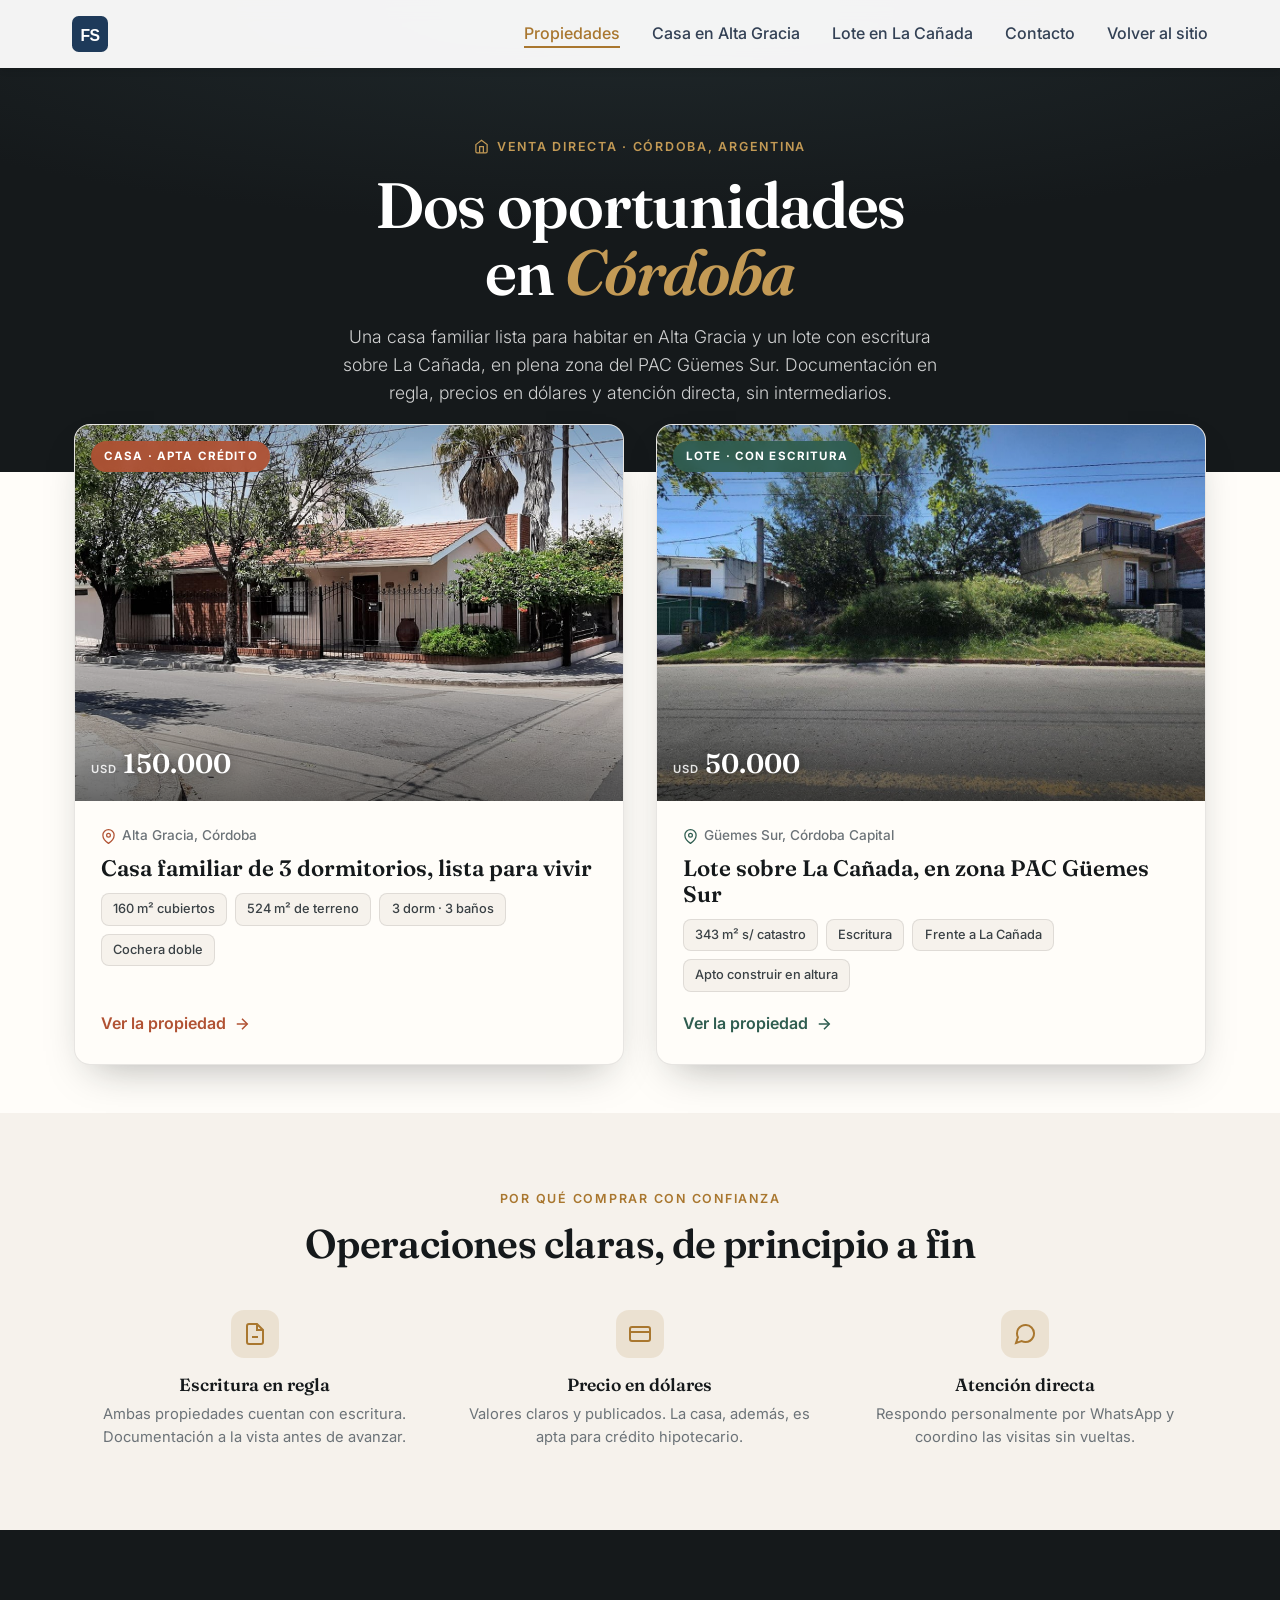
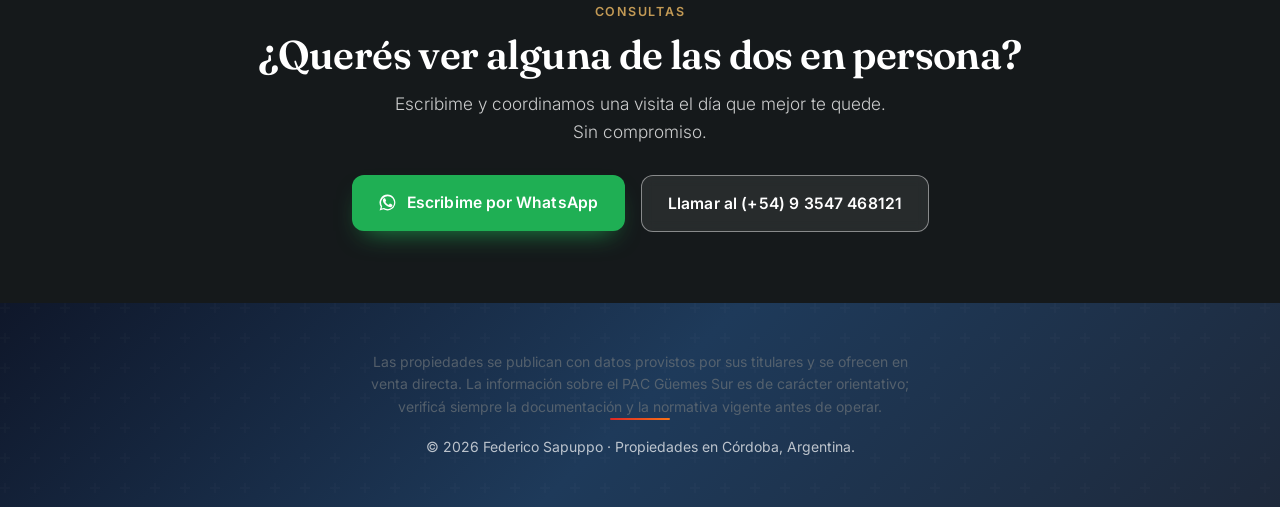
<file: propiedades/index.html>
<!DOCTYPE html>
<html lang="es-AR">
<head><meta name="robots" content="noindex, nofollow">
    <!-- Google tag (gtag.js) -->
    <script async src="https://www.googletagmanager.com/gtag/js?id=AW-18217485174"></script>
    <script>
      window.dataLayer = window.dataLayer || [];
      function gtag(){dataLayer.push(arguments);}
      gtag('js', new Date());
      gtag('config', 'AW-18217485174');
    </script>
    <meta charset="UTF-8">
    <meta name="viewport" content="width=device-width, initial-scale=1.0">
    <meta name="description" content="Propiedades en venta en Córdoba, Argentina. Casa familiar apta crédito en Alta Gracia (USD 150.000) y lote con escritura sobre La Cañada, zona PAC Güemes Sur (USD 50.000). Atención directa, escritura, listas para coordinar visita.">
    <title>Propiedades en Venta en Córdoba | Casa en Alta Gracia y Lote en La Cañada</title>

    <meta property="og:type" content="website">
    <meta property="og:title" content="Propiedades en Venta en Córdoba | Casa y Lote">
    <meta property="og:description" content="Casa familiar apta crédito en Alta Gracia (USD 150.000) y lote con escritura sobre La Cañada, zona PAC Güemes Sur (USD 50.000).">
    <meta property="og:url" content="https://fedesapuppo.com/propiedades/">
    <meta property="og:image" content="https://fedesapuppo.com/propiedades/img/casa/casa-11.jpeg">
    <meta name="twitter:card" content="summary_large_image">
    <meta name="twitter:image" content="https://fedesapuppo.com/propiedades/img/casa/casa-11.jpeg">
    <meta name="twitter:title" content="Propiedades en Venta en Córdoba">
    <meta name="twitter:description" content="Casa familiar apta crédito en Alta Gracia y lote con escritura sobre La Cañada (PAC Güemes Sur).">

    <link rel="icon" type="image/svg+xml" href="../favicon.svg">
    <link rel="icon" type="image/png" sizes="32x32" href="../favicon.png">
    <link rel="apple-touch-icon" sizes="192x192" href="../favicon-192.png">
    <link rel="stylesheet" href="../styles.css">
    <link rel="stylesheet" href="propiedades.css">
    <link rel="preconnect" href="https://fonts.googleapis.com">
    <link rel="preconnect" href="https://fonts.gstatic.com" crossorigin>
    <link href="https://fonts.googleapis.com/css2?family=Fraunces:ital,opsz,wght@0,9..144,400;0,9..144,500;0,9..144,600;1,9..144,500&family=Inter:wght@300;400;500;600;700&display=swap" rel="stylesheet">

    <script type="application/ld+json">
    {
      "@context": "https://schema.org",
      "@type": "ItemList",
      "name": "Propiedades en venta en Córdoba",
      "itemListElement": [
        { "@type": "ListItem", "position": 1, "url": "https://fedesapuppo.com/propiedades/casa-alta-gracia.html", "name": "Casa familiar apta crédito en Alta Gracia" },
        { "@type": "ListItem", "position": 2, "url": "https://fedesapuppo.com/propiedades/terreno-guemes.html", "name": "Lote sobre La Cañada, zona PAC Güemes Sur" }
      ]
    }
    </script>
</head>
<body class="re-page">
    <nav class="navbar">
        <div class="container">
            <a href="../" class="logo" aria-label="Federico Sapuppo — inicio"><img src="../favicon.svg" alt=""></a>
            <button class="hamburger" aria-label="Abrir navegación" aria-expanded="false">
                <span></span><span></span><span></span>
            </button>
            <ul class="nav-links">
                <li><a href="./" class="re-active">Propiedades</a></li>
                <li><a href="casa-alta-gracia.html">Casa en Alta Gracia</a></li>
                <li><a href="terreno-guemes.html">Lote en La Cañada</a></li>
                <li><a href="#contacto">Contacto</a></li>
                <li><a href="../">Volver al sitio</a></li>
            </ul>
        </div>
    </nav>

    <!-- Hub hero -->
    <header class="re-hub-hero">
        <div class="re-container">
            <span class="re-kicker re-hub-hero__kick">
                <svg viewBox="0 0 24 24" fill="none" stroke="currentColor" stroke-width="2"><path d="M3 9l9-7 9 7v11a2 2 0 0 1-2 2H5a2 2 0 0 1-2-2z"/><polyline points="9 22 9 12 15 12 15 22"/></svg>
                Venta directa · Córdoba, Argentina
            </span>
            <h1 class="re-hub-hero__title">Dos oportunidades<br>en <em>Córdoba</em></h1>
            <p class="re-hub-hero__sub">Una casa familiar lista para habitar en Alta Gracia y un lote con escritura sobre La Cañada, en plena zona del PAC Güemes Sur. Documentación en regla, precios en dólares y atención directa, sin intermediarios.</p>
        </div>
    </header>

    <!-- Listings -->
    <main>
    <section class="re-section re-section--tight" style="padding-top: 0;">
        <div class="re-container">
            <div class="re-listings">

                <a class="re-card re-card--casa" href="casa-alta-gracia.html" data-reveal>
                    <div class="re-card__media">
                        <span class="re-card__tag">Casa · Apta crédito</span>
                        <img src="img/casa/casa-11.jpeg" alt="Frente y jardín de la casa familiar en venta en Alta Gracia" loading="lazy">
                        <span class="re-card__price"><small>USD</small> 150.000</span>
                    </div>
                    <div class="re-card__body">
                        <span class="re-card__loc">
                            <svg viewBox="0 0 24 24" fill="none" stroke="currentColor" stroke-width="2"><path d="M21 10c0 7-9 13-9 13s-9-6-9-13a9 9 0 0 1 18 0z"/><circle cx="12" cy="10" r="3"/></svg>
                            Alta Gracia, Córdoba
                        </span>
                        <h2 class="re-card__title">Casa familiar de 3 dormitorios, lista para vivir</h2>
                        <div class="re-card__chips">
                            <span class="re-chip">160 m² cubiertos</span>
                            <span class="re-chip">524 m² de terreno</span>
                            <span class="re-chip">3 dorm · 3 baños</span>
                            <span class="re-chip">Cochera doble</span>
                        </div>
                        <span class="re-card__cta">Ver la propiedad
                            <svg viewBox="0 0 24 24" fill="none" stroke="currentColor" stroke-width="2"><line x1="5" y1="12" x2="19" y2="12"/><polyline points="12 5 19 12 12 19"/></svg>
                        </span>
                    </div>
                </a>

                <a class="re-card re-card--terreno" href="terreno-guemes.html" data-reveal>
                    <div class="re-card__media">
                        <span class="re-card__tag">Lote · Con escritura</span>
                        <img src="img/terreno/terreno-04.jpg" alt="Lote en esquina sobre La Cañada en venta, zona PAC Güemes Sur, Córdoba" loading="lazy">
                        <span class="re-card__price"><small>USD</small> 50.000</span>
                    </div>
                    <div class="re-card__body">
                        <span class="re-card__loc">
                            <svg viewBox="0 0 24 24" fill="none" stroke="currentColor" stroke-width="2"><path d="M21 10c0 7-9 13-9 13s-9-6-9-13a9 9 0 0 1 18 0z"/><circle cx="12" cy="10" r="3"/></svg>
                            Güemes Sur, Córdoba Capital
                        </span>
                        <h2 class="re-card__title">Lote sobre La Cañada, en zona PAC Güemes Sur</h2>
                        <div class="re-card__chips">
                            <span class="re-chip">343 m² s/ catastro</span>
                            <span class="re-chip">Escritura</span>
                            <span class="re-chip">Frente a La Cañada</span>
                            <span class="re-chip">Apto construir en altura</span>
                        </div>
                        <span class="re-card__cta">Ver la propiedad
                            <svg viewBox="0 0 24 24" fill="none" stroke="currentColor" stroke-width="2"><line x1="5" y1="12" x2="19" y2="12"/><polyline points="12 5 19 12 12 19"/></svg>
                        </span>
                    </div>
                </a>

            </div>
        </div>
    </section>

    <!-- Trust strip -->
    <section class="re-section re-section--cream re-section--center">
        <div class="re-container">
            <div class="re-section-head">
                <span class="re-kicker">Por qué comprar con confianza</span>
                <h2 class="re-h2">Operaciones claras, de principio a fin</h2>
            </div>
            <div class="re-trust">
                <div class="re-trust__item" data-reveal>
                    <div class="re-trust__ico"><svg viewBox="0 0 24 24" fill="none" stroke="currentColor" stroke-width="2"><path d="M14 2H6a2 2 0 0 0-2 2v16a2 2 0 0 0 2 2h12a2 2 0 0 0 2-2V8z"/><polyline points="14 2 14 8 20 8"/><line x1="9" y1="15" x2="15" y2="15"/></svg></div>
                    <div class="re-trust__t">Escritura en regla</div>
                    <p class="re-trust__d">Ambas propiedades cuentan con escritura. Documentación a la vista antes de avanzar.</p>
                </div>
                <div class="re-trust__item" data-reveal>
                    <div class="re-trust__ico"><svg viewBox="0 0 24 24" fill="none" stroke="currentColor" stroke-width="2"><rect x="2" y="5" width="20" height="14" rx="2"/><line x1="2" y1="10" x2="22" y2="10"/></svg></div>
                    <div class="re-trust__t">Precio en dólares</div>
                    <p class="re-trust__d">Valores claros y publicados. La casa, además, es apta para crédito hipotecario.</p>
                </div>
                <div class="re-trust__item" data-reveal>
                    <div class="re-trust__ico"><svg viewBox="0 0 24 24" fill="none" stroke="currentColor" stroke-width="2"><path d="M21 11.5a8.38 8.38 0 0 1-.9 3.8 8.5 8.5 0 0 1-7.6 4.7 8.38 8.38 0 0 1-3.8-.9L3 21l1.9-5.7a8.38 8.38 0 0 1-.9-3.8 8.5 8.5 0 0 1 4.7-7.6 8.38 8.38 0 0 1 3.8-.9h.5a8.48 8.48 0 0 1 8 8z"/></svg></div>
                    <div class="re-trust__t">Atención directa</div>
                    <p class="re-trust__d">Respondo personalmente por WhatsApp y coordino las visitas sin vueltas.</p>
                </div>
            </div>
        </div>
    </section>

    <!-- Final CTA -->
    <section class="re-section re-section--ink re-cta-band" id="contacto">
        <div class="re-container">
            <span class="re-kicker" style="color: var(--re-gold-soft); justify-content: center; display: flex;">Consultas</span>
            <h2 class="re-h2">¿Querés ver alguna de las dos en persona?</h2>
            <p class="re-lead" style="margin-left:auto;margin-right:auto;max-width:46ch;">Escribime y coordinamos una visita el día que mejor te quede. Sin compromiso.</p>
            <div class="re-cta-band__btns">
                <a class="re-btn re-btn--wa" href="https://wa.me/5493547468121?text=Hola%20Federico%2C%20vi%20tus%20propiedades%20en%20venta%20y%20quiero%20m%C3%A1s%20informaci%C3%B3n." target="_blank" rel="noopener noreferrer">
                    <svg viewBox="0 0 24 24" fill="currentColor"><path d="M12 2a10 10 0 0 0-8.5 15.3L2 22l4.8-1.4A10 10 0 1 0 12 2zm0 18.2c-1.5 0-3-.4-4.3-1.2l-.3-.2-2.9.8.8-2.8-.2-.3a8.2 8.2 0 1 1 7.1 4z"/><path d="M17.5 14.4c-.3-.2-1.7-.8-2-.9-.3-.1-.5-.2-.7.2-.2.3-.7.9-.9 1.1-.2.2-.3.2-.6.1-.3-.2-1.2-.5-2.3-1.4-.9-.8-1.4-1.7-1.6-2-.2-.3 0-.5.1-.6l.4-.5c.1-.2.2-.3.3-.5.1-.2 0-.4 0-.5 0-.1-.7-1.6-.9-2.2-.2-.5-.5-.5-.7-.5h-.6c-.2 0-.5.1-.8.4-.3.3-1 1-1 2.5s1.1 2.9 1.2 3.1c.2.2 2.1 3.2 5.1 4.5.7.3 1.3.5 1.7.6.7.2 1.4.2 1.9.1.6-.1 1.7-.7 1.9-1.4.2-.7.2-1.2.2-1.4-.1-.1-.3-.2-.6-.3z"/></svg>
                    Escribime por WhatsApp
                </a>
                <a class="re-btn re-btn--ghost" href="tel:+5493547468121">Llamar al (+54) 9 3547 468121</a>
            </div>
        </div>
    </section>
    </main>

    <footer class="footer">
        <div class="container">
            <p class="re-foot-note">Las propiedades se publican con datos provistos por sus titulares y se ofrecen en venta directa. La información sobre el PAC Güemes Sur es de carácter orientativo; verificá siempre la documentación y la normativa vigente antes de operar.</p>
            <div class="footer-divider"></div>
            <p>&copy; 2026 Federico Sapuppo · Propiedades en Córdoba, Argentina.</p>
        </div>
    </footer>

    <script src="propiedades.js"></script>
    <!-- Cloudflare Web Analytics (contador privado) -->
    <script defer src="https://static.cloudflareinsights.com/beacon.min.js" data-cf-beacon='{"token": "59fb149d4bd7401d8cdff11eea023812"}'></script>
</body>
</html>
</file>
<file: styles.css>
/* Reset and Base Styles */
* {
    margin: 0;
    padding: 0;
    box-sizing: border-box;
}

:root {
    --primary-color: #dc2626;
    --secondary-color: #1e293b;
    --text-color: #334155;
    --text-light: #64748b;
    --bg-color: #ffffff;
    --bg-light: #f8fafc;
    --border-color: #e2e8f0;
    --shadow: 0 4px 6px -1px rgba(0, 0, 0, 0.1), 0 2px 4px -1px rgba(0, 0, 0, 0.06);
    --shadow-lg: 0 20px 25px -5px rgba(0, 0, 0, 0.1), 0 10px 10px -5px rgba(0, 0, 0, 0.04);

    /* New gradient and accent variables */
    --gradient-primary: linear-gradient(135deg, #dc2626 0%, #f97316 100%);
    --gradient-hero: linear-gradient(135deg, #0f172a 0%, #1e3a5a 50%, #1e293b 100%);
    --gradient-card: linear-gradient(135deg, #dc2626 0%, #ea580c 100%);
    --accent-warm: #f97316;
    --accent-glow: rgba(220, 38, 38, 0.15);
    --glow-primary: 0 0 20px rgba(220, 38, 38, 0.3);
    --glow-hover: 0 0 30px rgba(220, 38, 38, 0.4);
}

body {
    font-family: 'Inter', -apple-system, BlinkMacSystemFont, 'Segoe UI', Roboto, sans-serif;
    line-height: 1.6;
    color: var(--text-color);
    background-color: var(--bg-color);
    overflow-x: hidden;
}

.container {
    max-width: 1200px;
    margin: 0 auto;
    padding: 0 2rem;
}

/* Navigation */
.navbar {
    position: fixed;
    top: 0;
    left: 0;
    right: 0;
    background-color: rgba(255, 255, 255, 0.95);
    backdrop-filter: blur(10px);
    box-shadow: var(--shadow);
    z-index: 1000;
    transition: all 0.3s ease;
}

.navbar .container {
    display: flex;
    justify-content: space-between;
    align-items: center;
    padding: 1rem 2rem;
}

.logo {
    display: inline-flex;
    align-items: center;
    text-decoration: none;
    transition: transform 0.3s ease;
}

.logo img {
    display: block;
    width: 36px;
    height: 36px;
}

.logo:hover {
    transform: scale(1.1);
}

.nav-links {
    display: flex;
    list-style: none;
    gap: 2rem;
}

.nav-links a {
    text-decoration: none;
    color: var(--text-color);
    font-weight: 500;
    transition: color 0.3s ease;
    position: relative;
}

.nav-links a::after {
    content: '';
    position: absolute;
    bottom: -5px;
    left: 0;
    width: 0;
    height: 2px;
    background-color: var(--primary-color);
    transition: width 0.3s ease;
}

.nav-links a:hover {
    color: var(--primary-color);
}

.nav-links a:hover::after {
    width: 100%;
}

/* Hamburger button (hidden on desktop) */
.hamburger {
    display: none;
    background: none;
    border: none;
    cursor: pointer;
    padding: 0.5rem;
    z-index: 1001;
}

.hamburger span {
    display: block;
    width: 24px;
    height: 2px;
    background-color: var(--text-color);
    margin: 5px 0;
    transition: transform 0.3s ease, opacity 0.3s ease;
}

.hamburger.open span:nth-child(1) {
    transform: translateY(7px) rotate(45deg);
}

.hamburger.open span:nth-child(2) {
    opacity: 0;
}

.hamburger.open span:nth-child(3) {
    transform: translateY(-7px) rotate(-45deg);
}

/* Hero Section */
.hero {
    min-height: 100vh;
    display: flex;
    align-items: center;
    justify-content: center;
    background: var(--gradient-hero);
    color: white;
    padding-top: 72px;
    padding-bottom: 40px;
    position: relative;
    overflow: hidden;
}

.hero > .container {
    width: 100%;
}

.hero::before {
    content: '';
    position: absolute;
    top: 0;
    left: 0;
    right: 0;
    bottom: 0;
    background: url('data:image/svg+xml,<svg width="60" height="60" viewBox="0 0 60 60" xmlns="http://www.w3.org/2000/svg"><g fill="none" fill-rule="evenodd"><g fill="%23ffffff" fill-opacity="0.05"><path d="M36 34v-4h-2v4h-4v2h4v4h2v-4h4v-2h-4zm0-30V0h-2v4h-4v2h4v4h2V6h4V4h-4zM6 34v-4H4v4H0v2h4v4h2v-4h4v-2H6zM6 4V0H4v4H0v2h4v4h2V6h4V4H6z"/></g></g></svg>');
    opacity: 0.1;
}

/* Floating geometric shapes */
.hero-shapes {
    position: absolute;
    top: 0;
    left: 0;
    right: 0;
    bottom: 0;
    overflow: hidden;
    z-index: 0;
    pointer-events: none;
}

.shape {
    position: absolute;
    border-radius: 50%;
    opacity: 0.1;
}

.shape-1 {
    width: 300px;
    height: 300px;
    background: var(--gradient-primary);
    top: 10%;
    right: -100px;
    animation: float 6s ease-in-out infinite;
}

.shape-2 {
    width: 200px;
    height: 200px;
    background: linear-gradient(135deg, #3b82f6 0%, #8b5cf6 100%);
    bottom: 20%;
    left: -50px;
    animation: float 8s ease-in-out infinite reverse;
}

.shape-3 {
    width: 150px;
    height: 150px;
    background: var(--accent-warm);
    top: 50%;
    right: 20%;
    border-radius: 30% 70% 70% 30% / 30% 30% 70% 70%;
    animation: morph 10s ease-in-out infinite;
}

.shape-4 {
    width: 100px;
    height: 100px;
    background: linear-gradient(135deg, #22d3ee 0%, #3b82f6 100%);
    bottom: 30%;
    right: 10%;
    animation: float 7s ease-in-out infinite;
}

/* Gradient orbs */
.orb {
    position: absolute;
    border-radius: 50%;
    filter: blur(60px);
    opacity: 0.3;
}

.orb-1 {
    width: 400px;
    height: 400px;
    background: var(--primary-color);
    top: -100px;
    right: -100px;
}

.orb-2 {
    width: 300px;
    height: 300px;
    background: #3b82f6;
    bottom: -50px;
    left: -50px;
}

@keyframes float {
    0%, 100% { transform: translateY(0) rotate(0deg); }
    50% { transform: translateY(-30px) rotate(10deg); }
}

@keyframes morph {
    0%, 100% { border-radius: 30% 70% 70% 30% / 30% 30% 70% 70%; }
    50% { border-radius: 70% 30% 30% 70% / 70% 70% 30% 30%; }
}

.hero-content {
    position: relative;
    z-index: 1;
    max-width: 1100px;
    width: 100%;
}

.hero-card-inner {
    display: flex;
    flex-direction: row;
    align-items: center;
    gap: 2rem;
    flex-wrap: nowrap;
}

.hero-text {
    flex: 1;
    min-width: 0;
}

.hero-photo {
    flex-shrink: 0;
    display: flex;
    align-items: center;
    animation: fadeInUp 0.8s ease 0.6s backwards;
}

.profile-img {
    width: 350px;
    height: 420px;
    border-radius: 1.5rem;
    object-fit: cover;
    object-position: center 20%;
    border: 4px solid rgba(255, 255, 255, 0.2);
    box-shadow: 0 0 40px rgba(220, 38, 38, 0.3), 0 0 80px rgba(249, 115, 22, 0.15);
    transition: all 0.3s ease;
}

.profile-img:hover {
    transform: scale(1.03);
    box-shadow: 0 0 60px rgba(220, 38, 38, 0.4), 0 0 100px rgba(249, 115, 22, 0.2);
}

/* Glassmorphism card for hero content */
.hero-card {
    background: rgba(255, 255, 255, 0.05);
    backdrop-filter: blur(10px);
    -webkit-backdrop-filter: blur(10px);
    border-radius: 1.5rem;
    padding: 2.25rem;
    border: 1px solid rgba(255, 255, 255, 0.1);
    box-shadow: 0 25px 50px -12px rgba(0, 0, 0, 0.25);
}

/* Status badge */
.status-badge {
    display: inline-flex;
    align-items: center;
    gap: 0.5rem;
    background: rgba(34, 197, 94, 0.2);
    border: 1px solid rgba(34, 197, 94, 0.3);
    color: #4ade80;
    padding: 0.5rem 1rem;
    border-radius: 2rem;
    font-size: 0.875rem;
    font-weight: 500;
    margin-bottom: 1.5rem;
    animation: fadeInUp 0.8s ease backwards;
}

.status-badge::before {
    content: '';
    width: 8px;
    height: 8px;
    background-color: #4ade80;
    border-radius: 50%;
    animation: pulse-dot 2s ease-in-out infinite;
}

@keyframes pulse-dot {
    0%, 100% { opacity: 1; transform: scale(1); }
    50% { opacity: 0.5; transform: scale(1.2); }
}

.hero-title {
    font-size: 4rem;
    font-weight: 700;
    margin-bottom: 0.5rem;
    animation: fadeInUp 0.8s ease;
    letter-spacing: -0.02em;
    text-shadow: 0 4px 30px rgba(0, 0, 0, 0.3);
}

.hero-subtitle {
    font-size: 2rem;
    font-weight: 400;
    background: var(--gradient-primary);
    -webkit-background-clip: text;
    -webkit-text-fill-color: transparent;
    background-clip: text;
    margin-bottom: 1rem;
    animation: fadeInUp 0.8s ease 0.2s backwards;
    letter-spacing: -0.01em;
    min-height: 2.5rem; /* Reserve space for typing effect */
}

.hero-description {
    font-size: 1.125rem;
    line-height: 1.7;
    margin-bottom: 1.25rem;
    opacity: 0.9;
    animation: fadeInUp 0.8s ease 0.4s backwards;
}

.hero-meta-line {
    display: flex;
    flex-direction: column;
    align-items: flex-start;
    gap: 0.7rem;
    margin-bottom: 1.25rem;
    animation: fadeInUp 0.8s ease 0.6s backwards;
}

.hero-location {
    display: flex;
    align-items: center;
    gap: 0.5rem;
    font-size: 1rem;
    opacity: 0.8;
}

.hero-rails-contributor {
    display: flex;
    align-items: center;
    gap: 0.5rem;
    font-size: 0.9375rem;
    opacity: 0.9;
}

.hero-rails-contributor svg {
    color: var(--accent-warm);
    flex-shrink: 0;
}

.hero-rails-contributor img {
    flex-shrink: 0;
}

.hero-rails-contributor a {
    color: white;
    text-decoration: none;
    font-weight: 600;
    position: relative;
    transition: all 0.3s ease;
}

.hero-rails-contributor a::after {
    content: '';
    position: absolute;
    bottom: -2px;
    left: 0;
    width: 0;
    height: 2px;
    background: var(--gradient-primary);
    transition: width 0.3s ease;
}

.hero-rails-contributor a:hover {
    color: var(--accent-warm);
}

.hero-rails-contributor a:hover::after {
    width: 100%;
}

.hero-buttons {
    display: flex;
    gap: 1rem;
    flex-wrap: wrap;
    animation: fadeInUp 0.8s ease 0.8s backwards;
}

.btn {
    padding: 0.875rem 2rem;
    border-radius: 0.75rem;
    text-decoration: none;
    font-weight: 600;
    transition: all 0.3s ease;
    display: inline-block;
    position: relative;
    overflow: hidden;
}

.btn::before {
    content: '';
    position: absolute;
    top: 0;
    left: -100%;
    width: 100%;
    height: 100%;
    background: linear-gradient(90deg, transparent, rgba(255, 255, 255, 0.2), transparent);
    transition: left 0.5s ease;
}

.btn:hover::before {
    left: 100%;
}

.btn-primary {
    background: var(--gradient-primary);
    color: white;
    box-shadow: var(--shadow), var(--glow-primary);
}

.btn-primary:hover {
    transform: translate3d(0, -3px, 0);
    box-shadow: var(--shadow-lg), var(--glow-hover);
}

.btn-primary:active {
    transform: translate3d(0, -1px, 0);
}

.btn-secondary {
    background-color: white;
    color: var(--secondary-color);
    box-shadow: var(--shadow);
    border: 2px solid transparent;
}

.btn-secondary:hover {
    background-color: var(--bg-light);
    transform: translate3d(0, -3px, 0);
    box-shadow: var(--shadow-lg);
    border-color: var(--primary-color);
}

.btn-secondary:active {
    transform: translate3d(0, -1px, 0);
}

/* Scroll indicator */
.scroll-indicator {
    position: absolute;
    bottom: 2rem;
    left: 50%;
    transform: translateX(-50%);
    display: flex;
    flex-direction: column;
    align-items: center;
    gap: 0.5rem;
    color: rgba(255, 255, 255, 0.6);
    font-size: 0.75rem;
    text-transform: uppercase;
    letter-spacing: 0.1em;
    animation: fadeInUp 1s ease 1.2s backwards;
}

.scroll-indicator span {
    animation: bounce 2s ease-in-out infinite;
}

.scroll-indicator svg {
    animation: bounce 2s ease-in-out infinite;
}

@keyframes bounce {
    0%, 100% { transform: translateY(0); }
    50% { transform: translateY(8px); }
}

/* Skills Section */
.skills {
    padding: 6rem 0;
    background-color: var(--bg-light);
    position: relative;
}

.section-title {
    font-size: 2.5rem;
    font-weight: 700;
    text-align: center;
    margin-bottom: 3rem;
    color: var(--secondary-color);
    position: relative;
    letter-spacing: -0.02em;
}

.section-title::after {
    content: '';
    display: block;
    width: 80px;
    height: 4px;
    background: var(--gradient-primary);
    margin: 1rem auto 0;
    border-radius: 2px;
}

/* Title container for sections with grey background */
.skills .section-title,
.education .section-title {
    background-color: white;
    display: inline-block;
    padding: 1rem 3rem;
    border-radius: 1rem;
    box-shadow: var(--shadow);
    position: relative;
    left: 50%;
    transform: translate3d(-50%, 0, 0);
}

.skills-grid {
    display: grid;
    grid-template-columns: repeat(2, 1fr);
    gap: 2rem;
    max-width: 900px;
    margin: 0 auto;
}

.skill-category--featured {
    grid-column: 1 / -1;
}

.skill-category {
    background-color: white;
    padding: 2rem;
    border-radius: 1rem;
    box-shadow: var(--shadow);
    transition: all 0.3s ease;
    position: relative;
    overflow: hidden;
}

/* Gradient top border for skill cards */
.skill-category::before {
    content: '';
    position: absolute;
    top: 0;
    left: 0;
    right: 0;
    height: 4px;
    background: var(--gradient-primary);
    transform: scaleX(0);
    transform-origin: left;
    transition: transform 0.4s ease;
}

.skill-category:hover::before {
    transform: scaleX(1);
}

.skill-category:hover {
    transform: translate3d(0, -8px, 0);
    box-shadow: var(--shadow-lg), 0 0 0 1px var(--accent-glow);
}

/* Skill category header with icon */
.skill-header {
    display: flex;
    align-items: center;
    gap: 0.75rem;
    margin-bottom: 1rem;
}

.skill-icon {
    width: 40px;
    height: 40px;
    border-radius: 0.75rem;
    background: var(--gradient-primary);
    display: flex;
    align-items: center;
    justify-content: center;
    color: white;
    flex-shrink: 0;
}

.skill-icon svg {
    width: 20px;
    height: 20px;
}

.skill-category h3 {
    font-size: 1.25rem;
    font-weight: 600;
    margin-bottom: 0;
    color: var(--secondary-color);
}

.skill-tags {
    display: flex;
    flex-wrap: wrap;
    gap: 0.5rem;
}

.tag {
    background-color: var(--bg-light);
    color: var(--text-color);
    padding: 0.5rem 1rem;
    border-radius: 2rem;
    font-size: 0.875rem;
    font-weight: 500;
    border: 1px solid var(--border-color);
    transition: all 0.3s ease;
    position: relative;
    overflow: hidden;
    text-decoration: none;
    display: inline-block;
}

.tag:hover {
    background-color: var(--primary-color);
    color: white;
    border-color: var(--primary-color);
    transform: translateY(-2px);
    box-shadow: 0 4px 12px rgba(220, 38, 38, 0.3);
}

/* Open Source Contributions Section */
.open-source {
    padding: 6rem 0;
    background-color: white;
    position: relative;
}

/* Cross Ledger Section */
.cross-ledger {
    padding: 6rem 0;
    background-color: white;
    position: relative;
}

.contribution-card {
    max-width: 900px;
    margin: 0 auto;
    background: linear-gradient(135deg, var(--bg-light) 0%, white 100%);
    padding: 2.5rem;
    border-radius: 1.5rem;
    box-shadow: var(--shadow);
    transition: all 0.3s ease;
    border: 1px solid var(--border-color);
    position: relative;
    overflow: hidden;
}

.contribution-card + .contribution-card {
    margin-top: 2.5rem;
}

.contribution-card::before {
    content: '';
    position: absolute;
    top: 0;
    left: 0;
    right: 0;
    height: 4px;
    background: var(--gradient-primary);
}

.contribution-card:hover {
    transform: translate3d(0, -8px, 0);
    box-shadow: var(--shadow-lg), var(--glow-primary);
    border-color: var(--primary-color);
}

.contribution-header {
    display: flex;
    justify-content: space-between;
    align-items: center;
    margin-bottom: 1.5rem;
    flex-wrap: wrap;
    gap: 1rem;
}

.contribution-badge {
    display: inline-flex;
    align-items: center;
    gap: 0.5rem;
    background: var(--gradient-primary);
    color: white;
    padding: 0.5rem 1rem;
    border-radius: 2rem;
    font-size: 0.875rem;
    font-weight: 600;
    box-shadow: var(--glow-primary);
}

.contribution-badge svg {
    width: 18px;
    height: 18px;
}

.contribution-date {
    color: var(--text-light);
    font-weight: 600;
    font-size: 0.875rem;
}

.contribution-title {
    font-size: 1.5rem;
    font-weight: 700;
    color: var(--secondary-color);
    margin-bottom: 1rem;
    letter-spacing: -0.01em;
}

.contribution-description {
    color: var(--text-color);
    line-height: 1.8;
    margin-bottom: 1.5rem;
    font-size: 1.0625rem;
}

.contribution-details {
    display: flex;
    flex-direction: column;
    gap: 0.75rem;
    margin-bottom: 1.5rem;
    padding: 1.5rem;
    background: white;
    border-radius: 1rem;
    border: 1px solid var(--border-color);
}

.contribution-stat {
    display: flex;
    align-items: baseline;
    gap: 0.5rem;
}

.stat-label {
    font-weight: 600;
    color: var(--secondary-color);
    font-size: 0.875rem;
    min-width: 100px;
}

.stat-value {
    color: var(--text-color);
    font-size: 0.9375rem;
}

.stat-value a {
    color: var(--primary-color);
    text-decoration: none;
    transition: all 0.3s ease;
    position: relative;
}

.stat-value a::after {
    content: '';
    position: absolute;
    bottom: -2px;
    left: 0;
    width: 0;
    height: 2px;
    background-color: var(--primary-color);
    transition: width 0.3s ease;
}

.stat-value a:hover {
    color: var(--accent-warm);
}

.stat-value a:hover::after {
    width: 100%;
}

.contribution-links {
    display: flex;
    gap: 1rem;
    flex-wrap: wrap;
}

.contribution-link {
    display: inline-flex;
    align-items: center;
    gap: 0.5rem;
    padding: 0.75rem 1.5rem;
    background-color: var(--bg-light);
    color: var(--text-color);
    text-decoration: none;
    border-radius: 0.75rem;
    font-weight: 600;
    font-size: 0.875rem;
    transition: all 0.3s ease;
    border: 2px solid var(--border-color);
    position: relative;
    overflow: hidden;
}

.contribution-link::before {
    content: '';
    position: absolute;
    top: 0;
    left: -100%;
    width: 100%;
    height: 100%;
    background: linear-gradient(90deg, transparent, rgba(220, 38, 38, 0.1), transparent);
    transition: left 0.5s ease;
}

.contribution-link:hover::before {
    left: 100%;
}

.contribution-link:hover {
    background-color: white;
    border-color: var(--primary-color);
    color: var(--primary-color);
    transform: translate3d(0, -3px, 0);
    box-shadow: var(--shadow);
}

.contribution-link svg {
    width: 16px;
    height: 16px;
    transition: transform 0.3s ease;
}

.contribution-link:hover svg {
    transform: translateX(3px);
}

/* Projects Section */
.projects {
    padding: 6rem 0;
    background-color: var(--bg-light);
    position: relative;
}

.projects .section-title {
    background-color: white;
    display: inline-block;
    padding: 1rem 3rem;
    border-radius: 1rem;
    box-shadow: var(--shadow);
    position: relative;
    left: 50%;
    transform: translate3d(-50%, 0, 0);
}

.projects .section-title.animate-in {
    transform: translate3d(-50%, 0, 0);
}

.projects-grid {
    display: grid;
    grid-template-columns: repeat(3, 1fr);
    gap: 2rem;
    max-width: 1100px;
    margin: 0 auto;
}

.project-card {
    background-color: white;
    padding: 2rem;
    border-radius: 1rem;
    box-shadow: var(--shadow);
    transition: all 0.3s ease;
    position: relative;
    overflow: hidden;
    display: flex;
    flex-direction: column;
}

.project-card::before {
    content: '';
    position: absolute;
    top: 0;
    left: 0;
    right: 0;
    height: 4px;
    background: var(--gradient-primary);
    transform: scaleX(0);
    transform-origin: left;
    transition: transform 0.4s ease;
}

.project-card:hover::before {
    transform: scaleX(1);
}

.project-card:hover {
    transform: translate3d(0, -8px, 0);
    box-shadow: var(--shadow-lg), 0 0 0 1px var(--accent-glow);
}

.project-card-top {
    display: flex;
    align-items: center;
    gap: 0.75rem;
    margin-bottom: 1rem;
}

.project-icon {
    width: 40px;
    height: 40px;
    border-radius: 0.75rem;
    background: var(--gradient-primary);
    display: flex;
    align-items: center;
    justify-content: center;
    color: white;
    flex-shrink: 0;
}

.project-icon svg {
    width: 20px;
    height: 20px;
}

.project-icon--favicon {
    background: none;
    overflow: hidden;
}

.project-icon--favicon img {
    width: 100%;
    height: 100%;
    object-fit: cover;
    display: block;
}

.project-title {
    font-size: 1.25rem;
    font-weight: 600;
    color: var(--secondary-color);
}

.project-description {
    color: var(--text-color);
    line-height: 1.7;
    margin-bottom: 1.5rem;
    flex: 1;
}

.project-link {
    display: inline-flex;
    align-items: center;
    gap: 0.5rem;
    color: var(--primary-color);
    text-decoration: none;
    font-weight: 600;
    font-size: 0.9375rem;
    transition: all 0.3s ease;
}

.project-link:hover {
    color: var(--accent-warm);
    gap: 0.75rem;
}

.project-link svg {
    transition: transform 0.3s ease;
}

.project-link:hover svg {
    transform: translateX(3px);
}

/* Experience Section */
.experience {
    padding: 6rem 0;
    background-color: white;
    position: relative;
}

.timeline {
    position: relative;
    max-width: 900px;
    margin: 0 auto;
}

.timeline::before {
    content: '';
    position: absolute;
    left: 20px;
    top: 0;
    bottom: 0;
    width: 3px;
    background: linear-gradient(180deg, var(--primary-color) 0%, var(--accent-warm) 50%, var(--border-color) 100%);
    border-radius: 3px;
}

.timeline-item {
    position: relative;
    padding-left: 60px;
    padding-bottom: 3rem;
}

.timeline-marker {
    position: absolute;
    left: 8px;
    top: 0;
    width: 26px;
    height: 26px;
    border-radius: 50%;
    background: var(--gradient-primary);
    border: 4px solid white;
    box-shadow: 0 0 0 3px var(--primary-color), var(--glow-primary);
    transition: all 0.3s ease;
}

/* Pulsing animation for current job marker */
.timeline-item:first-child .timeline-marker {
    animation: pulse-marker 2s ease-in-out infinite;
}

.timeline-item:first-child .timeline-marker::after {
    content: '';
    position: absolute;
    top: -8px;
    left: -8px;
    right: -8px;
    bottom: -8px;
    border-radius: 50%;
    border: 2px solid var(--primary-color);
    animation: pulse-ring 2s ease-in-out infinite;
}

@keyframes pulse-marker {
    0%, 100% { box-shadow: 0 0 0 3px var(--primary-color), var(--glow-primary); }
    50% { box-shadow: 0 0 0 5px var(--primary-color), var(--glow-hover); }
}

@keyframes pulse-ring {
    0%, 100% { transform: scale(1); opacity: 0.5; }
    50% { transform: scale(1.2); opacity: 0; }
}

.timeline-content {
    background-color: var(--bg-light);
    padding: 2rem;
    border-radius: 1rem;
    box-shadow: var(--shadow);
    transition: all 0.3s ease;
    border-left: 3px solid transparent;
}

.timeline-content:hover {
    transform: translate3d(10px, 0, 0);
    box-shadow: var(--shadow-lg);
    border-left-color: var(--primary-color);
}

.job-header {
    display: flex;
    justify-content: space-between;
    align-items: flex-start;
    margin-bottom: 1rem;
    flex-wrap: wrap;
    gap: 1rem;
}

.job-title {
    font-size: 1.25rem;
    font-weight: 600;
    color: var(--secondary-color);
    margin-bottom: 0.25rem;
}

.job-company {
    color: var(--text-light);
    font-weight: 500;
}

.job-date {
    color: var(--primary-color);
    font-weight: 600;
    white-space: nowrap;
}

.job-highlights {
    list-style: none;
    padding-left: 0;
}

.job-highlights li {
    padding-left: 1.5rem;
    margin-bottom: 0.75rem;
    position: relative;
    color: var(--text-color);
}

.job-highlights li::before {
    content: '→';
    position: absolute;
    left: 0;
    color: var(--primary-color);
    font-weight: bold;
}

.job-highlights strong {
    color: var(--secondary-color);
}

/* Education Section */
.education {
    padding: 6rem 0;
    background-color: var(--bg-light);
    position: relative;
}

.education-grid {
    display: grid;
    grid-template-columns: repeat(2, 1fr);
    gap: 2rem;
    max-width: 900px;
    margin: 0 auto;
}

.education-card {
    background-color: white;
    padding: 2rem;
    border-radius: 1rem;
    box-shadow: var(--shadow);
    transition: all 0.3s ease;
    border-left: 4px solid transparent;
    border-image: var(--gradient-primary) 1;
    position: relative;
    overflow: hidden;
}

/* Numbered badge for education cards */
.education-card::before {
    content: attr(data-number);
    position: absolute;
    top: 1rem;
    right: 1rem;
    width: 32px;
    height: 32px;
    background: var(--gradient-primary);
    border-radius: 50%;
    display: flex;
    align-items: center;
    justify-content: center;
    color: white;
    font-weight: 600;
    font-size: 0.875rem;
    opacity: 0.8;
}

.education-card:hover {
    transform: translate3d(0, -8px, 0);
    box-shadow: var(--shadow-lg), var(--glow-primary);
}

.education-card h3 {
    font-size: 1.25rem;
    font-weight: 600;
    color: var(--secondary-color);
    margin-bottom: 0.5rem;
    padding-right: 2.5rem;
}

.education-institution {
    color: var(--text-light);
    font-weight: 500;
    margin-bottom: 0.25rem;
}

.education-date {
    display: inline-block;
    background: var(--accent-glow);
    color: var(--primary-color);
    font-weight: 600;
    margin-bottom: 1rem;
    padding: 0.25rem 0.75rem;
    border-radius: 1rem;
    font-size: 0.875rem;
}

.education-description {
    color: var(--text-color);
    line-height: 1.6;
    margin-bottom: 1rem;
}

.education-link {
    color: var(--primary-color);
    text-decoration: none;
    font-weight: 600;
    transition: all 0.3s ease;
    display: inline-flex;
    align-items: center;
    gap: 0.25rem;
}

.education-link:hover {
    color: var(--accent-warm);
    gap: 0.5rem;
}

/* Off The Rails Blog Section */
.off-the-rails {
    padding: 6rem 0;
    background: linear-gradient(180deg, var(--bg-light) 0%, white 100%);
    position: relative;
    overflow: hidden;
}

.off-the-rails::before {
    content: '';
    position: absolute;
    top: 0;
    left: 0;
    right: 0;
    bottom: 0;
    background-image:
        linear-gradient(90deg, var(--accent-glow) 1px, transparent 1px),
        linear-gradient(180deg, var(--accent-glow) 1px, transparent 1px);
    background-size: 80px 80px;
    opacity: 0.4;
    mask-image: radial-gradient(ellipse at center, black 30%, transparent 75%);
    -webkit-mask-image: radial-gradient(ellipse at center, black 30%, transparent 75%);
    pointer-events: none;
}

.off-the-rails .container {
    position: relative;
    z-index: 1;
}

.off-the-rails-header {
    text-align: center;
    max-width: 760px;
    margin: 0 auto 4rem;
}

.off-the-rails-eyebrow {
    display: inline-flex;
    align-items: center;
    gap: 0.5rem;
    background: white;
    color: var(--primary-color);
    padding: 0.5rem 1rem;
    border-radius: 2rem;
    font-size: 0.8125rem;
    font-weight: 600;
    letter-spacing: 0.08em;
    text-transform: uppercase;
    border: 1px solid var(--border-color);
    box-shadow: var(--shadow);
    margin-bottom: 1.5rem;
}

.off-the-rails-title {
    font-size: 4rem;
    font-weight: 700;
    color: var(--secondary-color);
    letter-spacing: -0.04em;
    margin-bottom: 1.25rem;
    line-height: 1;
    display: inline-block;
}

.off-the-rails-word {
    display: inline-block;
}

.off-the-rails-accent {
    background: var(--gradient-primary);
    -webkit-background-clip: text;
    -webkit-text-fill-color: transparent;
    background-clip: text;
    position: relative;
}

.off-the-rails-subtitle {
    font-size: 1.125rem;
    color: var(--text-light);
    line-height: 1.7;
    max-width: 620px;
    margin: 0 auto;
}

.blog-cards {
    display: grid;
    grid-template-columns: repeat(2, 1fr);
    gap: 2rem;
    max-width: 1100px;
    margin: 0 auto;
    align-items: stretch;
}

.blog-card-wrap {
    position: relative;
    display: grid;
}

.blog-lang-badge {
    position: absolute;
    top: 0.875rem;
    right: 0.875rem;
    z-index: 3;
    display: inline-flex;
    align-items: center;
    gap: 0.4rem;
    background: var(--secondary-color);
    color: white;
    font-size: 0.7rem;
    font-weight: 700;
    letter-spacing: 0.08em;
    text-transform: uppercase;
    padding: 0.35rem 0.7rem;
    border-radius: 999px;
    text-decoration: none;
    box-shadow: 0 2px 10px rgba(0, 0, 0, 0.18);
    transition: transform 0.2s ease, background 0.2s ease, box-shadow 0.2s ease;
}

.blog-lang-badge:hover,
.blog-lang-badge:focus-visible {
    transform: translateY(-2px);
    background: var(--primary-color);
    box-shadow: 0 4px 14px rgba(0, 0, 0, 0.22);
}

.blog-lang-badge-full {
    display: none;
    text-transform: none;
    letter-spacing: 0.01em;
    font-weight: 600;
}

@media (min-width: 640px) {
    .blog-lang-badge-full {
        display: inline;
    }
}

.blog-card {
    position: relative;
    display: block;
    background: white;
    border-radius: 1.5rem;
    padding: 0;
    text-decoration: none;
    color: inherit;
    overflow: hidden;
    border: 1px solid var(--border-color);
    box-shadow: var(--shadow);
    transition: transform 0.4s cubic-bezier(0.4, 0, 0.2, 1),
                box-shadow 0.4s cubic-bezier(0.4, 0, 0.2, 1),
                border-color 0.4s ease;
}

.blog-card:not(.blog-card-empty)::before {
    content: '';
    position: absolute;
    top: 0;
    left: 0;
    right: 0;
    height: 4px;
    background: var(--gradient-primary);
    z-index: 2;
}

.blog-card-glow {
    position: absolute;
    top: -50%;
    right: -30%;
    width: 70%;
    height: 200%;
    background: radial-gradient(ellipse at center, var(--accent-glow) 0%, transparent 60%);
    opacity: 0;
    transition: opacity 0.5s ease;
    pointer-events: none;
}

.blog-card:hover {
    transform: translate3d(0, -8px, 0);
    box-shadow: var(--shadow-lg), var(--glow-primary);
    border-color: var(--primary-color);
}

.blog-card:hover .blog-card-glow {
    opacity: 1;
}

.blog-card-content {
    position: relative;
    padding: 2.5rem;
    display: flex;
    flex-direction: column;
    height: 100%;
    z-index: 1;
}

.blog-card-meta {
    display: flex;
    flex-wrap: wrap;
    gap: 0.5rem;
    margin-bottom: 1.25rem;
}

.blog-tag {
    display: inline-block;
    background: var(--bg-light);
    color: var(--primary-color);
    padding: 0.25rem 0.75rem;
    border-radius: 1rem;
    font-size: 0.75rem;
    font-weight: 600;
    letter-spacing: 0.02em;
    border: 1px solid var(--border-color);
    transition: all 0.3s ease;
}

.blog-card:hover .blog-tag {
    background: var(--accent-glow);
    border-color: rgba(220, 38, 38, 0.2);
}

.blog-card-title {
    font-size: 1.625rem;
    font-weight: 700;
    color: var(--secondary-color);
    line-height: 1.3;
    margin-bottom: 1rem;
    letter-spacing: -0.01em;
    transition: color 0.3s ease;
}

.blog-card:hover .blog-card-title {
    color: var(--primary-color);
}

.blog-card-excerpt {
    font-size: 1rem;
    color: var(--text-color);
    line-height: 1.7;
    margin-bottom: 2rem;
    flex-grow: 1;
}

.blog-card-footer {
    display: flex;
    justify-content: space-between;
    align-items: center;
    flex-wrap: wrap;
    gap: 1rem;
    padding-top: 1.5rem;
    border-top: 1px dashed var(--border-color);
}

.blog-card-byline {
    display: flex;
    align-items: center;
    flex-wrap: wrap;
    gap: 0.5rem;
    font-size: 0.875rem;
    color: var(--text-light);
}

.blog-card-author {
    color: var(--secondary-color);
    font-weight: 600;
}

.blog-card-dot {
    color: var(--text-light);
    opacity: 0.5;
}

.blog-card-cta {
    display: inline-flex;
    align-items: center;
    gap: 0.5rem;
    color: var(--primary-color);
    font-weight: 700;
    font-size: 0.9375rem;
}

.blog-card-cta svg {
    transition: transform 0.3s ease;
}

.blog-card:hover .blog-card-cta svg {
    transform: translateX(4px);
}

.blog-card-empty {
    background: linear-gradient(135deg, white 0%, var(--bg-light) 100%);
    border-style: dashed;
    border-color: var(--border-color);
    box-shadow: none;
}

.blog-card-empty:hover {
    transform: none;
    box-shadow: var(--shadow);
    border-color: var(--accent-warm);
}

.blog-card-empty .blog-card-content {
    align-items: center;
    text-align: center;
    justify-content: center;
}

.blog-empty-icon {
    width: 72px;
    height: 72px;
    border-radius: 50%;
    background: var(--accent-glow);
    display: flex;
    align-items: center;
    justify-content: center;
    color: var(--primary-color);
    margin-bottom: 1.5rem;
}

.blog-card-empty .blog-card-title {
    font-size: 1.25rem;
}

/* Blog index page */
.blog-index {
    padding-top: 120px;
    padding-bottom: 4rem;
    min-height: 80vh;
}

.blog-index-header {
    text-align: center;
    margin-bottom: 3rem;
}

.blog-index-header .off-the-rails-title {
    margin-bottom: 1rem;
}

.blog-index-header .off-the-rails-subtitle {
    margin-bottom: 1.5rem;
}

.rss-link {
    display: inline-flex;
    align-items: center;
    gap: 0.4rem;
    color: var(--primary-color);
    text-decoration: none;
    font-weight: 500;
    font-size: 0.9rem;
    padding: 0.5rem 1rem;
    border: 1px solid var(--primary-color);
    border-radius: 2rem;
    transition: background-color 0.3s ease, color 0.3s ease;
}

.rss-link:hover {
    background-color: var(--primary-color);
    color: white;
}

.rss-link.copied {
    background-color: #16a34a;
    border-color: #16a34a;
    color: white;
}

.blog-index-footer {
    text-align: center;
    padding: 2rem 0;
    color: #666;
    font-size: 0.9rem;
}

.blog-index-footer a {
    color: var(--primary-color);
    text-decoration: none;
}

.blog-index-footer a:hover {
    text-decoration: underline;
}

.blog-card-empty .blog-card-excerpt {
    font-size: 0.9375rem;
    margin-bottom: 0;
    flex-grow: 0;
}

/* Contact Section */
.contact {
    padding: 6rem 0;
    background-color: white;
    position: relative;
}

.contact-description {
    text-align: center;
    max-width: 700px;
    margin: 0 auto 3rem;
    font-size: 1.125rem;
    color: var(--text-light);
}

.contact-cards {
    display: grid;
    grid-template-columns: repeat(2, 1fr);
    gap: 1.5rem;
    max-width: 900px;
    margin: 0 auto;
}

.contact-card {
    display: flex;
    align-items: center;
    gap: 1rem;
    padding: 1.5rem;
    background-color: var(--bg-light);
    border-radius: 1rem;
    text-decoration: none;
    color: var(--text-color);
    transition: all 0.3s ease;
    border: 2px solid transparent;
    position: relative;
    overflow: hidden;
}

/* Shimmer effect on hover */
.contact-card::before {
    content: '';
    position: absolute;
    top: 0;
    left: -100%;
    width: 100%;
    height: 100%;
    background: linear-gradient(90deg, transparent, rgba(255, 255, 255, 0.4), transparent);
    transition: left 0.5s ease;
}

.contact-card:hover::before {
    left: 100%;
}

.contact-card:hover {
    background-color: white;
    border-color: var(--primary-color);
    transform: translate3d(0, -5px, 0);
    box-shadow: var(--shadow-lg), var(--glow-primary);
}

/* Gradient icon background */
.contact-icon {
    width: 48px;
    height: 48px;
    border-radius: 0.75rem;
    background: var(--gradient-primary);
    display: flex;
    align-items: center;
    justify-content: center;
    flex-shrink: 0;
    transition: all 0.3s ease;
}

.contact-icon svg {
    color: white;
    width: 22px;
    height: 22px;
}

.contact-card:hover .contact-icon {
    transform: scale(1.1) rotate(5deg);
}

.contact-card span {
    font-weight: 500;
    white-space: nowrap;
}

.contact-card-text {
    display: flex;
    flex-direction: column;
    gap: 0.15rem;
    min-width: 0;
}

.contact-card-text span {
    white-space: normal;
}

.contact-label {
    font-size: 0.8rem;
    font-weight: 600;
    color: var(--primary-color);
}

/* Footer */
.footer {
    background: var(--gradient-hero);
    color: white;
    text-align: center;
    padding: 3rem 0;
    position: relative;
    overflow: hidden;
}

.footer::before {
    content: '';
    position: absolute;
    top: 0;
    left: 0;
    right: 0;
    bottom: 0;
    background: url('data:image/svg+xml,<svg width="60" height="60" viewBox="0 0 60 60" xmlns="http://www.w3.org/2000/svg"><g fill="none" fill-rule="evenodd"><g fill="%23ffffff" fill-opacity="0.03"><path d="M36 34v-4h-2v4h-4v2h4v4h2v-4h4v-2h-4zm0-30V0h-2v4h-4v2h4v4h2V6h4V4h-4zM6 34v-4H4v4H0v2h4v4h2v-4h4v-2H6zM6 4V0H4v4H0v2h4v4h2V6h4V4H6z"/></g></g></svg>');
    opacity: 0.5;
}

.footer .container {
    position: relative;
    z-index: 1;
}

/* Social links row in footer */
.footer-socials {
    display: flex;
    justify-content: center;
    gap: 1rem;
    margin-bottom: 1.5rem;
}

.footer-social-link {
    width: 44px;
    height: 44px;
    border-radius: 50%;
    background: rgba(255, 255, 255, 0.1);
    border: 1px solid rgba(255, 255, 255, 0.2);
    display: flex;
    align-items: center;
    justify-content: center;
    color: white;
    text-decoration: none;
    transition: all 0.3s ease;
}

.footer-social-link:hover {
    background: var(--gradient-primary);
    border-color: transparent;
    transform: translateY(-3px);
    box-shadow: var(--glow-primary);
}

.footer-social-link svg {
    width: 20px;
    height: 20px;
}

.footer p {
    opacity: 0.7;
    font-size: 0.875rem;
}

.footer-divider {
    width: 60px;
    height: 2px;
    background: var(--gradient-primary);
    margin: 0 auto 1rem;
    border-radius: 1px;
}

/* Animations */
@keyframes fadeInUp {
    from {
        opacity: 0;
        transform: translate3d(0, 30px, 0);
    }
    to {
        opacity: 1;
        transform: translate3d(0, 0, 0);
    }
}

/* Scroll-triggered animations */
.timeline-item,
.education-card,
.skill-category,
.contact-card,
.contribution-card,
.project-card,
.blog-card,
.off-the-rails-header,
.section-title {
    opacity: 0;
    transform: translate3d(0, 30px, 0);
    transition: opacity 0.6s cubic-bezier(0.4, 0, 0.2, 1),
                transform 0.6s cubic-bezier(0.4, 0, 0.2, 1);
}

/* Initial state for centered section titles */
.skills .section-title,
.education .section-title,
.projects .section-title {
    opacity: 0;
    transform: translate3d(-50%, 30px, 0);
}

.timeline-item.animate-in,
.education-card.animate-in,
.skill-category.animate-in,
.contact-card.animate-in,
.contribution-card.animate-in,
.project-card.animate-in,
.blog-card.animate-in,
.off-the-rails-header.animate-in,
.section-title.animate-in {
    opacity: 1;
    transform: translate3d(0, 0, 0);
}

/* Preserve centered position for skills/education/projects titles when animated */
.skills .section-title.animate-in,
.education .section-title.animate-in,
.projects .section-title.animate-in {
    transform: translate3d(-50%, 0, 0);
}

/* Staggered animation delays for smoother appearance */
.skill-category:nth-child(1) { transition-delay: 0s; }
.skill-category:nth-child(2) { transition-delay: 0.1s; }
.skill-category:nth-child(3) { transition-delay: 0.2s; }
.skill-category:nth-child(4) { transition-delay: 0.3s; }
.skill-category:nth-child(5) { transition-delay: 0.4s; }

.education-card:nth-child(1) { transition-delay: 0s; }
.education-card:nth-child(2) { transition-delay: 0.1s; }
.education-card:nth-child(3) { transition-delay: 0.2s; }
.education-card:nth-child(4) { transition-delay: 0.3s; }

.contact-card:nth-child(1) { transition-delay: 0s; }
.contact-card:nth-child(2) { transition-delay: 0.1s; }
.contact-card:nth-child(3) { transition-delay: 0.2s; }
.contact-card:nth-child(4) { transition-delay: 0.3s; }
.contact-card:nth-child(5) { transition-delay: 0.4s; }
.contact-card:nth-child(6) { transition-delay: 0.5s; }

.project-card:nth-child(1) { transition-delay: 0s; }
.project-card:nth-child(2) { transition-delay: 0.1s; }
.project-card:nth-child(3) { transition-delay: 0.2s; }

.blog-card:nth-child(1) { transition-delay: 0s; }
.blog-card:nth-child(2) { transition-delay: 0.15s; }

/* Responsive Design */
@media (max-width: 1024px) {
    .profile-img {
        width: 260px;
        height: 320px;
    }
}

@media (max-width: 768px) {
    .hero-card {
        padding: 1.5rem;
    }

    .hero-card-inner {
        flex-direction: column-reverse;
        text-align: center;
        gap: 1.5rem;
    }

    .hero-photo {
        margin-bottom: 0;
    }

    .profile-img {
        width: 240px;
        height: 300px;
    }

    .hero-title {
        font-size: 2.5rem;
    }

    .hero-subtitle {
        font-size: 1.5rem;
        min-height: 2rem;
    }

    .projects-grid {
        grid-template-columns: 1fr;
    }

    .blog-cards {
        grid-template-columns: 1fr;
        gap: 1.5rem;
    }

    .off-the-rails-title {
        font-size: 2.5rem;
    }

    .off-the-rails-subtitle {
        font-size: 1rem;
    }

    .off-the-rails-header {
        margin-bottom: 2.5rem;
    }

    .blog-card-content {
        padding: 1.75rem;
    }

    .blog-card-title {
        font-size: 1.25rem;
    }

    .blog-card-footer {
        flex-direction: column;
        align-items: flex-start;
    }

    .hamburger {
        display: block;
    }

    .nav-links {
        display: none;
        flex-direction: column;
        position: absolute;
        top: 100%;
        left: 0;
        right: 0;
        background-color: rgba(255, 255, 255, 0.98);
        backdrop-filter: blur(10px);
        box-shadow: var(--shadow);
        padding: 1rem 2rem;
        gap: 0;
        font-size: 1rem;
    }

    .nav-links.open {
        display: flex;
    }

    .nav-links li {
        padding: 0.75rem 0;
        border-bottom: 1px solid #eee;
    }

    .nav-links li:last-child {
        border-bottom: none;
    }

    .navbar .container {
        padding: 1rem;
    }

    .container {
        padding: 0 1rem;
    }

    .section-title {
        font-size: 2rem;
    }

    .skills .section-title,
    .education .section-title,
    .projects .section-title {
        padding: 1rem 2rem;
        font-size: 1.75rem;
    }

    .job-header {
        flex-direction: column;
        align-items: flex-start;
    }

    .timeline::before {
        left: 10px;
    }

    .timeline-item {
        padding-left: 40px;
    }

    .timeline-marker {
        left: 0px;
        width: 22px;
        height: 22px;
    }

    .hero-buttons {
        flex-direction: column;
    }

    .btn {
        text-align: center;
        width: 100%;
    }

    /* Single column layout for mobile */
    .skills-grid,
    .education-grid,
    .contact-cards {
        grid-template-columns: 1fr;
    }

    /* Open Source section mobile adjustments */
    .contribution-card {
        padding: 1.5rem;
    }

    .contribution-header {
        flex-direction: column;
        align-items: flex-start;
    }

    .contribution-title {
        font-size: 1.25rem;
    }

    .contribution-details {
        padding: 1rem;
    }

    .stat-label {
        min-width: 80px;
        font-size: 0.8125rem;
    }

    .stat-value {
        font-size: 0.875rem;
    }

    .contribution-links {
        flex-direction: column;
    }

    .contribution-link {
        width: 100%;
        justify-content: center;
    }

    /* Faster animations on mobile for better UX */
    .timeline-item,
    .education-card,
    .skill-category,
    .contact-card,
    .contribution-card,
    .project-card,
    .blog-card,
    .off-the-rails-header,
    .section-title {
        transition-duration: 0.4s;
    }

    /* Reduce stagger delays on mobile */
    .skill-category:nth-child(1),
    .skill-category:nth-child(2),
    .skill-category:nth-child(3),
    .skill-category:nth-child(4),
    .education-card:nth-child(1),
    .education-card:nth-child(2),
    .education-card:nth-child(3),
    .education-card:nth-child(4),
    .contact-card:nth-child(1),
    .contact-card:nth-child(2),
    .contact-card:nth-child(3),
    .contact-card:nth-child(4),
    .project-card:nth-child(1),
    .project-card:nth-child(2),
    .project-card:nth-child(3) {
        transition-delay: 0s;
    }

    /* Hero adjustments for mobile */
    .hero-card {
        padding: 2rem 1.5rem;
    }

    .hero-meta-line {
        flex-direction: column;
        align-items: flex-start;
        gap: 0.75rem;
    }

    .hero-shapes .shape {
        opacity: 0.05;
    }

    .scroll-indicator {
        display: none;
    }

    /* Reduce floating shape animations on mobile for performance */
    .shape-1, .shape-2, .shape-3, .shape-4 {
        animation: none;
    }

    /* Disable pulse animation on mobile for performance */
    .timeline-item:first-child .timeline-marker {
        animation: none;
    }

    .timeline-item:first-child .timeline-marker::after {
        display: none;
    }
}

@media (max-width: 480px) {
    .profile-img {
        width: 200px;
        height: 250px;
    }

    .hero-title {
        font-size: 2rem;
    }

    .hero-subtitle {
        font-size: 1.25rem;
        min-height: 2rem; /* Reserve space for typing effect on mobile */
    }

    .logo {
        font-size: 1.25rem;
    }

    .status-badge {
        font-size: 0.75rem;
        padding: 0.375rem 0.75rem;
    }

    .skill-icon {
        width: 36px;
        height: 36px;
    }

    .contact-icon {
        width: 42px;
        height: 42px;
    }
}

/* Smooth Scroll */
html {
    scroll-behavior: smooth;
}

/* Selection */
::selection {
    background-color: var(--primary-color);
    color: white;
}

/* Blog Post Page Styles */
body.blog-post {
    background-color: var(--bg-light);
}

.post-hero {
    padding: 8rem 0 4rem;
    background: var(--gradient-hero);
    color: white;
    position: relative;
    overflow: hidden;
}

.post-hero::before {
    content: '';
    position: absolute;
    top: 0;
    left: 0;
    right: 0;
    bottom: 0;
    background: url('data:image/svg+xml,<svg width="60" height="60" viewBox="0 0 60 60" xmlns="http://www.w3.org/2000/svg"><g fill="none" fill-rule="evenodd"><g fill="%23ffffff" fill-opacity="0.04"><path d="M36 34v-4h-2v4h-4v2h4v4h2v-4h4v-2h-4zm0-30V0h-2v4h-4v2h4v4h2V6h4V4h-4zM6 34v-4H4v4H0v2h4v4h2v-4h4v-2H6zM6 4V0H4v4H0v2h4v4h2V6h4V4H6z"/></g></g></svg>');
    pointer-events: none;
}

.post-hero::after {
    content: '';
    position: absolute;
    top: -100px;
    right: -100px;
    width: 500px;
    height: 500px;
    background: radial-gradient(circle, var(--accent-glow) 0%, transparent 70%);
    filter: blur(60px);
    pointer-events: none;
}

.post-hero .container {
    position: relative;
    z-index: 1;
    max-width: 820px;
}

.post-lang-pill {
    position: absolute;
    top: 1.25rem;
    right: 1.5rem;
    z-index: 2;
    display: inline-flex;
    align-items: center;
    gap: 0.45rem;
    background: var(--primary-color);
    color: white;
    font-size: 0.75rem;
    font-weight: 700;
    letter-spacing: 0.06em;
    text-transform: uppercase;
    padding: 0.45rem 0.9rem;
    border-radius: 999px;
    text-decoration: none;
    box-shadow: 0 2px 12px rgba(0, 0, 0, 0.28);
    transition: transform 0.2s ease, background 0.2s ease, box-shadow 0.2s ease;
}

.post-lang-pill:hover,
.post-lang-pill:focus-visible {
    transform: translateY(-2px);
    background: var(--secondary-color);
    box-shadow: 0 4px 18px rgba(0, 0, 0, 0.35);
}

.post-lang-pill-full {
    display: none;
    text-transform: none;
    letter-spacing: 0.01em;
    font-weight: 600;
}

@media (min-width: 640px) {
    .post-lang-pill-full {
        display: inline;
    }
}

.post-back-link {
    display: inline-flex;
    align-items: center;
    gap: 0.5rem;
    color: rgba(255, 255, 255, 0.7);
    text-decoration: none;
    font-size: 0.9375rem;
    font-weight: 500;
    margin-bottom: 2rem;
    transition: all 0.3s ease;
}

.post-back-link svg {
    transition: transform 0.3s ease;
}

.post-back-link:hover {
    color: white;
}

.post-back-link:hover svg {
    transform: translateX(-4px);
}

.post-eyebrow {
    display: inline-flex;
    align-items: center;
    gap: 0.5rem;
    background: rgba(220, 38, 38, 0.2);
    color: #fca5a5;
    padding: 0.4rem 0.875rem;
    border-radius: 1.5rem;
    font-size: 0.75rem;
    font-weight: 700;
    letter-spacing: 0.1em;
    text-transform: uppercase;
    border: 1px solid rgba(220, 38, 38, 0.3);
    margin-bottom: 1.5rem;
}

.post-title {
    font-size: clamp(2rem, 5vw, 3.25rem);
    font-weight: 700;
    line-height: 1.15;
    letter-spacing: -0.02em;
    margin-bottom: 1.5rem;
    text-shadow: 0 2px 30px rgba(0, 0, 0, 0.3);
}

.post-meta {
    display: flex;
    flex-wrap: wrap;
    align-items: center;
    gap: 1rem;
    color: rgba(255, 255, 255, 0.85);
    font-size: 0.9375rem;
}

.post-meta-author {
    display: flex;
    align-items: center;
    gap: 0.625rem;
}

.post-author-avatar {
    width: 38px;
    height: 38px;
    border-radius: 50%;
    background: var(--gradient-primary);
    display: flex;
    align-items: center;
    justify-content: center;
    font-weight: 700;
    font-size: 0.875rem;
    color: white;
    border: 2px solid rgba(255, 255, 255, 0.2);
}

.post-meta-divider {
    width: 4px;
    height: 4px;
    background: rgba(255, 255, 255, 0.4);
    border-radius: 50%;
}

.post-meta-tags {
    display: flex;
    flex-wrap: wrap;
    gap: 0.5rem;
    margin-top: 0.5rem;
}

.post-meta-tag {
    display: inline-block;
    background: rgba(255, 255, 255, 0.08);
    border: 1px solid rgba(255, 255, 255, 0.15);
    color: rgba(255, 255, 255, 0.85);
    padding: 0.25rem 0.75rem;
    border-radius: 1rem;
    font-size: 0.75rem;
    font-weight: 500;
}

.post-body {
    background: white;
    padding: 4rem 0 6rem;
    position: relative;
}

.post-body .container {
    max-width: 760px;
}

.post-content {
    font-size: 1.125rem;
    line-height: 1.8;
    color: var(--text-color);
}

.post-content > p:first-child {
    font-size: 1.25rem;
    font-weight: 400;
    color: var(--secondary-color);
    line-height: 1.7;
    margin-bottom: 1.75rem;
}

.post-content p {
    margin-bottom: 1.5rem;
}

.post-content h2 {
    font-size: 1.875rem;
    font-weight: 700;
    color: var(--secondary-color);
    margin-top: 3.5rem;
    margin-bottom: 1.25rem;
    letter-spacing: -0.015em;
    line-height: 1.3;
    position: relative;
    padding-left: 1.25rem;
}

.post-content h2::before {
    content: '';
    position: absolute;
    left: 0;
    top: 0.5rem;
    bottom: 0.5rem;
    width: 4px;
    background: var(--gradient-primary);
    border-radius: 2px;
}

/* Collapsible technical aside */
.post-content details.post-details {
    margin: 3.5rem 0 1.5rem;
    border: 1px solid var(--border-color);
    border-radius: 12px;
    background: var(--bg-light);
    box-shadow: var(--shadow);
    overflow: hidden;
}

.post-content details.post-details > summary {
    list-style: none;
    cursor: pointer;
    position: relative;
    display: flex;
    align-items: center;
    gap: 0.85rem;
    padding: 1.2rem 1.5rem 1.2rem 1.75rem;
    font-size: 1.5rem;
    font-weight: 700;
    color: var(--secondary-color);
    letter-spacing: -0.015em;
    line-height: 1.3;
    user-select: none;
    -webkit-user-select: none;
    transition: color 0.15s ease;
}

.post-content details.post-details > summary::-webkit-details-marker {
    display: none;
}

.post-content details.post-details > summary::marker {
    content: '';
}

.post-content details.post-details > summary::before {
    content: '';
    position: absolute;
    left: 0;
    top: 1.35rem;
    bottom: 1.35rem;
    width: 4px;
    background: var(--gradient-primary);
    border-radius: 0 2px 2px 0;
}

.post-content details.post-details > summary:hover {
    color: var(--primary-color);
}

.post-content details.post-details > summary:focus-visible {
    outline: 2px solid var(--primary-color);
    outline-offset: -2px;
}

.post-content .post-details-tag {
    font-size: 0.7rem;
    font-weight: 600;
    text-transform: uppercase;
    letter-spacing: 0.06em;
    color: var(--primary-color);
    background: var(--accent-glow);
    padding: 0.25rem 0.65rem;
    border-radius: 999px;
    white-space: nowrap;
}

.post-content .post-details-chevron {
    margin-left: auto;
    color: var(--text-light);
    transition: transform 0.25s ease;
    flex-shrink: 0;
}

.post-content details.post-details[open] > summary {
    border-bottom: 1px solid var(--border-color);
}

.post-content details.post-details[open] > summary .post-details-chevron {
    transform: rotate(180deg);
}

.post-content .post-details-body {
    padding: 0.75rem 1.5rem 1.25rem;
}

.post-content .post-details-body > *:first-child {
    margin-top: 0.75rem;
}

.post-content .post-details-body > *:last-child {
    margin-bottom: 0;
}

.post-content .post-details-body pre[class*="language-"] {
    margin-left: 0;
    margin-right: 0;
}

.post-content h3 {
    font-size: 1.375rem;
    font-weight: 600;
    color: var(--secondary-color);
    margin-top: 2.5rem;
    margin-bottom: 1rem;
}

.post-content a {
    color: var(--primary-color);
    text-decoration: underline;
    text-decoration-thickness: 2px;
    text-underline-offset: 3px;
    text-decoration-color: rgba(220, 38, 38, 0.75);
    transition: all 0.2s ease;
}

.post-content a:hover {
    color: var(--accent-warm);
    text-decoration-color: var(--accent-warm);
}

.post-content strong {
    color: var(--secondary-color);
    font-weight: 700;
}

.post-content em {
    color: var(--text-color);
    font-style: italic;
}

.post-content ul,
.post-content ol {
    margin: 0 0 1.5rem 0;
    padding-left: 1.5rem;
}

.post-content ul li,
.post-content ol li {
    margin-bottom: 0.75rem;
    padding-left: 0.5rem;
}

.post-content ul li::marker {
    color: var(--primary-color);
}

.post-content ol li::marker {
    color: var(--primary-color);
    font-weight: 700;
}

.post-content blockquote {
    border-left: 4px solid var(--primary-color);
    padding: 1rem 1.5rem;
    margin: 2rem 0;
    background: var(--bg-light);
    border-radius: 0 0.5rem 0.5rem 0;
    font-style: italic;
    color: var(--text-light);
}

.post-content hr {
    border: none;
    height: 1px;
    background: linear-gradient(90deg, transparent, var(--border-color), transparent);
    margin: 3rem 0;
}

.post-content :not(pre) > code {
    background: var(--bg-light);
    color: var(--primary-color);
    padding: 0.15rem 0.45rem;
    border-radius: 0.375rem;
    font-size: 0.875em;
    font-family: 'JetBrains Mono', 'Fira Code', Consolas, Monaco, monospace;
    border: 1px solid var(--border-color);
    font-weight: 500;
}

.post-content pre[class*="language-"] {
    background: #0f172a !important;
    border-radius: 0.875rem;
    padding: 1.5rem !important;
    margin: 1.5rem 0 2rem !important;
    box-shadow: 0 12px 30px -10px rgba(15, 23, 42, 0.4),
                0 0 0 1px rgba(255, 255, 255, 0.05) inset;
    overflow-x: auto;
    font-size: 0.875rem;
    line-height: 1.65;
    position: relative;
}

.post-content pre[class*="language-"]::before {
    content: '';
    position: absolute;
    top: 0;
    left: 0;
    right: 0;
    height: 3px;
    background: var(--gradient-primary);
    border-radius: 0.875rem 0.875rem 0 0;
}

.post-content pre code {
    font-family: 'JetBrains Mono', 'Fira Code', Consolas, Monaco, monospace;
    background: transparent !important;
    padding: 0 !important;
    border: none !important;
    color: #e2e8f0 !important;
    font-weight: 400 !important;
    font-size: inherit !important;
}

.post-content table {
    width: 100%;
    border-collapse: collapse;
    margin: 1.75rem 0 2.25rem;
    font-size: 0.95rem;
    border-radius: 0.75rem;
    overflow: hidden;
    box-shadow: var(--shadow);
}

.post-content thead {
    background: var(--gradient-primary);
}

.post-content th {
    color: #fff;
    font-weight: 600;
    text-align: left;
    padding: 0.8rem 1rem;
    font-size: 0.9rem;
    letter-spacing: -0.01em;
}

.post-content td {
    padding: 0.7rem 1rem;
    border-bottom: 1px solid var(--border-color);
    color: var(--text-color);
    vertical-align: top;
}

.post-content td:first-child {
    font-weight: 600;
    color: var(--secondary-color);
}

.post-content tbody tr:nth-child(even) {
    background: var(--bg-light);
}

.post-content tbody tr:last-child td {
    border-bottom: none;
}

.post-content pre::-webkit-scrollbar {
    height: 8px;
}

.post-content pre::-webkit-scrollbar-track {
    background: rgba(255, 255, 255, 0.05);
    border-radius: 4px;
}

.post-content pre::-webkit-scrollbar-thumb {
    background: rgba(220, 38, 38, 0.4);
    border-radius: 4px;
}

.post-content pre::-webkit-scrollbar-thumb:hover {
    background: rgba(220, 38, 38, 0.6);
}

.post-content img {
    max-width: 100%;
    height: auto;
    border-radius: 0.75rem;
    border: 1px solid var(--border-color);
    box-shadow: 0 12px 30px -10px rgba(15, 23, 42, 0.15);
    display: block;
    margin: 1.5rem auto;
}

.post-content figure {
    margin: 2rem 0;
    text-align: center;
}

.post-content figure img {
    margin: 0 auto 0.75rem;
}

.post-content figcaption {
    font-size: 0.875rem;
    color: var(--text-light);
    font-style: italic;
    text-align: center;
}

.post-signature {
    margin-top: 4rem;
    padding: 2rem;
    background: linear-gradient(135deg, var(--bg-light) 0%, white 100%);
    border-radius: 1rem;
    border: 1px solid var(--border-color);
    border-left: 4px solid var(--primary-color);
    font-style: italic;
    color: var(--text-light);
    font-size: 1rem;
    line-height: 1.7;
}

.post-signature strong {
    color: var(--secondary-color);
    font-style: normal;
}

.post-back-bottom {
    display: flex;
    justify-content: center;
    margin-top: 3rem;
}

.post-back-bottom a {
    display: inline-flex;
    align-items: center;
    gap: 0.5rem;
    padding: 0.875rem 1.75rem;
    background: white;
    color: var(--primary-color);
    text-decoration: none;
    border-radius: 0.75rem;
    font-weight: 600;
    border: 2px solid var(--primary-color);
    transition: all 0.3s ease;
}

.post-back-bottom a:hover {
    background: var(--gradient-primary);
    color: white;
    transform: translate3d(0, -3px, 0);
    box-shadow: var(--shadow-lg), var(--glow-primary);
}

.post-back-bottom svg {
    transition: transform 0.3s ease;
}

.post-back-bottom a:hover svg {
    transform: translateX(-4px);
}

@media (max-width: 768px) {
    .post-hero {
        padding: 6rem 0 3rem;
    }

    .post-body {
        padding: 2.5rem 0 4rem;
    }

    .post-content {
        font-size: 1rem;
    }

    .post-content h2 {
        font-size: 1.5rem;
        margin-top: 2.5rem;
        padding-left: 1rem;
    }

    .post-content details.post-details > summary {
        font-size: 1.25rem;
        padding: 1rem 1.1rem 1rem 1.35rem;
        gap: 0.6rem;
    }

    .post-content .post-details-body {
        padding: 0.5rem 1.1rem 1rem;
    }

    .post-content .post-details-body pre[class*="language-"] {
        margin-left: 0;
        margin-right: 0;
    }

    .post-content h3 {
        font-size: 1.25rem;
    }

    .post-content > p:first-child {
        font-size: 1.125rem;
    }

    .post-content pre[class*="language-"] {
        padding: 1.125rem !important;
        font-size: 0.8125rem;
        border-radius: 0.625rem;
        margin-left: -1rem;
        margin-right: -1rem;
    }

    .post-meta {
        font-size: 0.875rem;
        gap: 0.75rem;
    }

    .post-signature {
        padding: 1.5rem;
        font-size: 0.9375rem;
    }
}
</file>
<file: pretor/_astro/fonts.css>
/* Self-hosted variable fonts (latin subset), replacing Google Fonts. */
@font-face {
  font-family: "Cinzel";
  font-style: normal;
  font-weight: 500 600;
  font-display: swap;
  src: url(/pretor/_astro/fonts/cinzel-latin.woff2) format("woff2");
}
@font-face {
  font-family: "Inter";
  font-style: normal;
  font-weight: 400 600;
  font-display: swap;
  src: url(/pretor/_astro/fonts/inter-latin.woff2) format("woff2");
}
@font-face {
  font-family: "JetBrains Mono";
  font-style: normal;
  font-weight: 400 500;
  font-display: swap;
  src: url(/pretor/_astro/fonts/jetbrains-mono-latin.woff2) format("woff2");
}
</file>
<file: pretor/_astro/index.edUtr7Fi.css>
:root{--stone: #f4f0e8;--stone-2: #ece6d8;--stone-card: #faf7f0;--ink: #1a1a1a;--muted: #5b5852;--oxblood: #6b2737;--oxblood-soft: #8a3a4b;--line: #ddd6c6;--black: #0b0b0e;--panel: #121218;--panel-2: #16161c;--marble: #ece7da;--dmuted: #8d897e;--gold: #c8a35b;--gold-soft: #d8be8a;--dline: #25252e;--serif: "Cinzel", "Times New Roman", serif;--sans: "Inter", system-ui, -apple-system, sans-serif;--mono: "JetBrains Mono", ui-monospace, "SF Mono", monospace;--step--1: clamp(.78rem, .74rem + .18vw, .88rem);--step-0: clamp(.95rem, .9rem + .25vw, 1.05rem);--step-1: clamp(1.15rem, 1.05rem + .5vw, 1.35rem);--step-2: clamp(1.5rem, 1.3rem + 1vw, 2rem);--step-3: clamp(2rem, 1.6rem + 2vw, 3.2rem);--step-4: clamp(2.6rem, 2rem + 3vw, 4.6rem);--pad-x: clamp(1.25rem, 5vw, 4rem);--section-y: clamp(4rem, 9vw, 8rem);--maxw: 1180px;--radius: 12px;--radius-sm: 8px;--ease: cubic-bezier(.22, .61, .36, 1)}*,*:before,*:after{box-sizing:border-box;margin:0;padding:0}html{scroll-behavior:smooth;-webkit-text-size-adjust:100%}@media(prefers-reduced-motion:reduce){html{scroll-behavior:auto}*,*:before,*:after{animation-duration:.001ms!important;transition-duration:.001ms!important}}body{font-family:var(--sans);font-size:var(--step-0);line-height:1.65;color:var(--ink);background:var(--stone);-webkit-font-smoothing:antialiased;text-rendering:optimizeLegibility}img{max-width:100%;display:block}a{color:inherit;text-decoration:none}::selection{background:var(--oxblood);color:var(--stone)}.wrap{width:100%;max-width:var(--maxw);margin-inline:auto;padding-inline:var(--pad-x)}.section{padding-block:var(--section-y)}section[id]{scroll-margin-top:5.5rem}#top{scroll-margin-top:0}.section--dark{background:var(--black);color:var(--marble)}.section--stone{background:var(--stone);color:var(--ink)}.section--stone-2{background:var(--stone-2);color:var(--ink)}.eyebrow{font-size:var(--step--1);letter-spacing:.26em;text-transform:uppercase;font-weight:600;color:var(--oxblood)}.section--dark .eyebrow{font-family:var(--mono);letter-spacing:.16em;text-transform:none;color:var(--gold)}.display{font-family:var(--serif);font-weight:500;line-height:1.08;letter-spacing:.01em}.section--dark .display{font-family:var(--sans);font-weight:600;letter-spacing:-.01em;line-height:1.12}.lead{font-size:var(--step-1);line-height:1.6;color:var(--muted);max-width:56ch}.section--dark .lead{color:var(--dmuted)}.maxim{font-family:var(--serif);letter-spacing:.18em;font-size:var(--step--1);color:var(--oxblood)}.section--dark .maxim{color:var(--gold)}.btn{display:inline-flex;align-items:center;gap:.5em;font-family:var(--sans);font-size:var(--step--1);font-weight:600;letter-spacing:.03em;padding:.85em 1.6em;border:1px solid transparent;border-radius:var(--radius-sm);cursor:pointer;transition:transform .25s var(--ease),background .25s var(--ease),color .25s var(--ease),border-color .25s var(--ease)}.btn:hover{transform:translateY(-2px)}.btn--primary{background:var(--ink);color:var(--stone)}.btn--primary:hover{background:var(--oxblood)}.btn--ghost{background:transparent;color:var(--ink);border-color:var(--ink)}.btn--ghost:hover{background:var(--ink);color:var(--stone)}.section--dark .btn--primary{background:var(--gold);color:#16130b}.section--dark .btn--primary:hover{background:var(--gold-soft)}.section--dark .btn--ghost{color:var(--marble);border-color:var(--dline)}.section--dark .btn--ghost:hover{background:var(--panel);border-color:var(--gold)}.reveal{opacity:0;transform:translateY(18px);transition:opacity .7s var(--ease),transform .7s var(--ease)}.reveal.is-visible{opacity:1;transform:none}@media(prefers-reduced-motion:reduce){.reveal{opacity:1;transform:none}}.section-head{max-width:60ch}.section-head .display{font-size:var(--step-3);margin-top:.6rem}.section-head .lead{margin-top:1.2rem}.grid{display:grid;gap:1px}@media(min-width:720px){.cols-2{grid-template-columns:repeat(2,1fr)}}@media(min-width:880px){.cols-3{grid-template-columns:repeat(3,1fr)}}@media(min-width:980px){.cols-4{grid-template-columns:repeat(4,1fr)}}.visually-hidden{position:absolute;width:1px;height:1px;padding:0;margin:-1px;overflow:hidden;clip:rect(0 0 0 0);white-space:nowrap;border:0}:focus-visible{outline:2px solid var(--oxblood);outline-offset:3px;border-radius:3px}.section--dark :focus-visible{outline-color:var(--gold)}.nav[data-astro-cid-dmqpwcec]{position:sticky;top:0;z-index:50;background:color-mix(in srgb,var(--black) 72%,transparent);backdrop-filter:blur(14px) saturate(140%);-webkit-backdrop-filter:blur(14px) saturate(140%);border-bottom:1px solid color-mix(in srgb,var(--gold) 14%,transparent);transition:background .3s var(--ease),box-shadow .3s var(--ease)}.nav[data-astro-cid-dmqpwcec][data-scrolled]{background:color-mix(in srgb,var(--black) 90%,transparent);box-shadow:0 10px 40px -20px #000c}.nav__inner[data-astro-cid-dmqpwcec]{display:flex;align-items:center;justify-content:space-between;padding-block:.95rem}.brand[data-astro-cid-dmqpwcec]{display:inline-flex;align-items:center;gap:.55rem;font-family:var(--serif);font-weight:600;letter-spacing:.3em;font-size:.95rem;color:var(--marble)}.brand__tick[data-astro-cid-dmqpwcec]{width:4px;height:1.05em;background:var(--gold);border-radius:1px}.nav__links[data-astro-cid-dmqpwcec]{display:none;align-items:center;gap:clamp(1.2rem,2.4vw,2.2rem)}.nav__links[data-astro-cid-dmqpwcec] a[data-astro-cid-dmqpwcec]{font-size:var(--step--1);color:var(--dmuted);letter-spacing:.02em;transition:color .2s var(--ease)}.nav__links[data-astro-cid-dmqpwcec] a[data-astro-cid-dmqpwcec]:hover{color:var(--marble)}.nav__cta[data-astro-cid-dmqpwcec]{color:var(--gold)!important;border:1px solid color-mix(in srgb,var(--gold) 40%,transparent);padding:.45em 1em;border-radius:999px}.nav__cta[data-astro-cid-dmqpwcec]:hover{background:color-mix(in srgb,var(--gold) 14%,transparent)}.nav__lang[data-astro-cid-dmqpwcec]{font-family:var(--mono);font-size:.72rem;color:var(--dmuted);letter-spacing:.1em}.nav__lang[data-astro-cid-dmqpwcec] b[data-astro-cid-dmqpwcec]{color:var(--gold);font-weight:500}.nav__toggle[data-astro-cid-dmqpwcec]{background:none;border:0;width:44px;height:44px;display:grid;place-items:center;cursor:pointer}.nav__bars[data-astro-cid-dmqpwcec],.nav__bars[data-astro-cid-dmqpwcec]:before,.nav__bars[data-astro-cid-dmqpwcec]:after{content:"";display:block;width:22px;height:1.5px;background:var(--marble);transition:transform .3s var(--ease),opacity .2s var(--ease)}.nav__bars[data-astro-cid-dmqpwcec]{position:relative}.nav__bars[data-astro-cid-dmqpwcec]:before{position:absolute;top:-6px}.nav__bars[data-astro-cid-dmqpwcec]:after{position:absolute;top:6px}.nav[data-astro-cid-dmqpwcec][data-open] .nav__bars[data-astro-cid-dmqpwcec]{background:transparent}.nav[data-astro-cid-dmqpwcec][data-open] .nav__bars[data-astro-cid-dmqpwcec]:before{transform:translateY(6px) rotate(45deg)}.nav[data-astro-cid-dmqpwcec][data-open] .nav__bars[data-astro-cid-dmqpwcec]:after{transform:translateY(-6px) rotate(-45deg)}.nav__panel[data-astro-cid-dmqpwcec]{display:flex;flex-direction:column;gap:.4rem;padding:.5rem var(--pad-x) 1.4rem;border-top:1px solid var(--dline)}.nav__panel[data-astro-cid-dmqpwcec][hidden]{display:none}.nav__panel[data-astro-cid-dmqpwcec] a[data-astro-cid-dmqpwcec]{font-family:var(--serif);letter-spacing:.06em;font-size:1.05rem;color:var(--marble);padding:.6rem 0;border-bottom:1px solid color-mix(in srgb,var(--dline) 70%,transparent)}.nav__panel-cta[data-astro-cid-dmqpwcec]{color:var(--gold)!important}.nav__panel[data-astro-cid-dmqpwcec] .nav__lang[data-astro-cid-dmqpwcec]{padding-top:.8rem}@media(min-width:860px){.nav__links[data-astro-cid-dmqpwcec]{display:flex}.nav__toggle[data-astro-cid-dmqpwcec],.nav__panel[data-astro-cid-dmqpwcec]{display:none}}.footer[data-astro-cid-sz7xmlte]{padding-block:clamp(3rem,6vw,5rem) 2rem;border-top:1px solid var(--dline)}.footer__inner[data-astro-cid-sz7xmlte]{display:grid;gap:2.5rem}.footer__word[data-astro-cid-sz7xmlte]{font-family:var(--serif);font-weight:600;letter-spacing:.32em;font-size:1.2rem}.footer__brand[data-astro-cid-sz7xmlte] p[data-astro-cid-sz7xmlte]{color:var(--dmuted);font-size:var(--step--1);margin-top:.4rem}.footer__maxim[data-astro-cid-sz7xmlte]{font-family:var(--serif);letter-spacing:.18em;color:var(--gold)!important}.footer__nav[data-astro-cid-sz7xmlte]{display:flex;flex-wrap:wrap;gap:.4rem 1.5rem;align-items:flex-start}.footer__nav[data-astro-cid-sz7xmlte] a[data-astro-cid-sz7xmlte]{color:var(--dmuted);font-size:var(--step--1);transition:color .2s var(--ease)}.footer__nav[data-astro-cid-sz7xmlte] a[data-astro-cid-sz7xmlte]:hover{color:var(--marble)}.footer__meta[data-astro-cid-sz7xmlte] p[data-astro-cid-sz7xmlte]{color:var(--dmuted);font-size:var(--step--1);margin-bottom:.4rem}.footer__meta[data-astro-cid-sz7xmlte] a[data-astro-cid-sz7xmlte]{color:var(--gold);text-decoration:underline;text-underline-offset:3px}.footer__nav[data-astro-cid-sz7xmlte] a[data-astro-cid-sz7xmlte]{text-decoration:none}.footer__lang[data-astro-cid-sz7xmlte]{font-family:var(--mono);letter-spacing:.08em}.footer__lang[data-astro-cid-sz7xmlte] b[data-astro-cid-sz7xmlte]{color:var(--gold)}.footer__base[data-astro-cid-sz7xmlte]{display:flex;flex-wrap:wrap;justify-content:space-between;gap:.6rem;margin-top:2.5rem;padding-top:1.5rem;border-top:1px solid var(--dline);font-size:.78rem;color:var(--dmuted)}@media(min-width:760px){.footer__inner[data-astro-cid-sz7xmlte]{grid-template-columns:1.4fr 1fr 1.2fr}}.skip-link[data-astro-cid-5hce7sga]{position:absolute;left:1rem;top:-3rem;background:var(--ink);color:var(--stone);padding:.6rem 1rem;border-radius:var(--radius-sm);z-index:100;transition:top .2s var(--ease)}.skip-link[data-astro-cid-5hce7sga]:focus{top:1rem}.hero[data-astro-cid-bbe6dxrz]{background:var(--stone)}.hero__intro[data-astro-cid-bbe6dxrz]{padding-top:clamp(3rem,8vw,6rem);padding-bottom:clamp(2.5rem,6vw,4.5rem);max-width:980px}.hero__title[data-astro-cid-bbe6dxrz]{font-size:var(--step-4);margin-top:1.2rem;max-width:18ch}.hero__title[data-astro-cid-bbe6dxrz] em[data-astro-cid-bbe6dxrz]{font-style:normal;color:var(--oxblood)}.hero__lead[data-astro-cid-bbe6dxrz]{margin-top:1.6rem}.hero__cta[data-astro-cid-bbe6dxrz]{display:flex;flex-wrap:wrap;gap:.8rem;margin-top:2.2rem}.hero__split[data-astro-cid-bbe6dxrz]{position:relative;display:flex;flex-direction:column}.hero__world[data-astro-cid-bbe6dxrz]{padding:clamp(2.6rem,6vw,4.5rem) var(--pad-x)}.hero__world--roman[data-astro-cid-bbe6dxrz]{background:var(--stone-2);color:var(--ink)}.hero__world--ai[data-astro-cid-bbe6dxrz]{background:var(--black);color:var(--marble);background-image:linear-gradient(90deg,var(--gold),rgba(200,163,91,0) 60%),radial-gradient(circle at 80% 6%,rgba(200,163,91,.14),transparent 55%);background-size:100% 2px,auto;background-repeat:no-repeat;background-position:top left,center}.hero__world[data-astro-cid-bbe6dxrz] .eyebrow[data-astro-cid-bbe6dxrz]{margin-bottom:1rem}.hero__world--ai[data-astro-cid-bbe6dxrz] .eyebrow[data-astro-cid-bbe6dxrz]{font-family:var(--mono);color:var(--gold);text-transform:none;letter-spacing:.14em}.hero__world-title[data-astro-cid-bbe6dxrz]{font-size:var(--step-2);line-height:1.15}.hero__world-title--ai[data-astro-cid-bbe6dxrz]{font-family:var(--sans);font-weight:600}.hero__world-text[data-astro-cid-bbe6dxrz]{margin-top:1rem;color:var(--muted);max-width:34ch}.hero__world--roman[data-astro-cid-bbe6dxrz] .maxim[data-astro-cid-bbe6dxrz]{margin-top:1.4rem}.hero__agents[data-astro-cid-bbe6dxrz]{list-style:none;margin-top:1.4rem;display:grid;gap:.5rem}.hero__agents[data-astro-cid-bbe6dxrz] li[data-astro-cid-bbe6dxrz]{font-family:var(--mono);font-size:var(--step--1);color:var(--dmuted);display:flex;gap:.6rem}.hero__agents[data-astro-cid-bbe6dxrz] b[data-astro-cid-bbe6dxrz]{color:var(--marble);font-weight:500;min-width:8.5em}.hero__seam[data-astro-cid-bbe6dxrz]{display:none}@media(min-width:880px){.hero__split[data-astro-cid-bbe6dxrz]{flex-direction:row}.hero__world[data-astro-cid-bbe6dxrz]{flex:1;padding:clamp(3.5rem,5vw,5.5rem) clamp(2.5rem,4vw,4rem);display:flex;flex-direction:column;justify-content:flex-start;min-height:340px}.hero__world--ai[data-astro-cid-bbe6dxrz]{background-image:radial-gradient(circle at 70% 30%,rgba(200,163,91,.12),transparent 60%)}.hero__seam[data-astro-cid-bbe6dxrz]{display:block;position:absolute;top:14%;bottom:14%;left:50%;width:1px;background:linear-gradient(transparent,var(--gold),transparent);opacity:.6}}.marco__grid[data-astro-cid-z2ekr6xw]{list-style:none;margin-top:clamp(2.5rem,5vw,4rem);display:grid;gap:1px;background:var(--line);border:1px solid var(--line);border-radius:var(--radius);overflow:hidden}.marco__card[data-astro-cid-z2ekr6xw]{background:var(--stone-card);padding:clamp(1.8rem,3vw,2.6rem)}.marco__n[data-astro-cid-z2ekr6xw]{font-family:var(--serif);font-size:1.4rem;color:var(--oxblood);letter-spacing:.05em}.marco__title[data-astro-cid-z2ekr6xw]{font-family:var(--serif);font-weight:500;font-size:var(--step-1);margin:.9rem 0 .7rem;line-height:1.2}.marco__body[data-astro-cid-z2ekr6xw]{color:var(--muted);font-size:var(--step-0);max-width:42ch}@media(min-width:720px){.marco__grid[data-astro-cid-z2ekr6xw]{grid-template-columns:repeat(2,1fr)}}@media(min-width:1040px){.marco__grid[data-astro-cid-z2ekr6xw]{grid-template-columns:repeat(4,1fr)}}.cap__grid[data-astro-cid-eq4gkk3n]{list-style:none;margin-top:clamp(2.5rem,5vw,4rem);display:grid;gap:.9rem}.cap__card[data-astro-cid-eq4gkk3n]{background:var(--panel);border:1px solid var(--dline);border-radius:var(--radius);padding:clamp(1.5rem,2.6vw,2rem);transition:border-color .3s var(--ease),transform .3s var(--ease)}.cap__card[data-astro-cid-eq4gkk3n]:hover{border-color:color-mix(in srgb,var(--gold) 45%,transparent);transform:translateY(-3px)}.cap__dot[data-astro-cid-eq4gkk3n]{display:block;width:7px;height:7px;border-radius:50%;background:var(--gold);box-shadow:0 0 0 4px color-mix(in srgb,var(--gold) 18%,transparent);margin-bottom:1.1rem}.cap__title[data-astro-cid-eq4gkk3n]{font-family:var(--sans);font-weight:600;font-size:var(--step-1);letter-spacing:-.01em;margin-bottom:.55rem}.cap__body[data-astro-cid-eq4gkk3n]{color:var(--dmuted);font-size:var(--step-0)}@media(min-width:640px){.cap__grid[data-astro-cid-eq4gkk3n]{grid-template-columns:repeat(2,1fr)}}@media(min-width:1000px){.cap__grid[data-astro-cid-eq4gkk3n]{grid-template-columns:repeat(4,1fr)}}.agents__grid[data-astro-cid-mrg5s34m]{list-style:none;margin-top:clamp(2.5rem,5vw,3.5rem);display:grid;gap:1px;background:var(--line);border:1px solid var(--line);border-radius:var(--radius);overflow:hidden}.agent[data-astro-cid-mrg5s34m]{background:var(--stone-card);padding:clamp(1.6rem,2.8vw,2.2rem);transition:background .3s var(--ease)}.agent[data-astro-cid-mrg5s34m]:hover{background:#fff}.agent__top[data-astro-cid-mrg5s34m]{display:flex;align-items:center;gap:.8rem;flex-wrap:wrap}.agent__name[data-astro-cid-mrg5s34m]{font-family:var(--serif);font-weight:500;font-size:var(--step-1)}.agent__tag[data-astro-cid-mrg5s34m]{font-size:.68rem;letter-spacing:.08em;text-transform:uppercase;color:var(--oxblood);border:1px solid color-mix(in srgb,var(--oxblood) 40%,transparent);border-radius:999px;padding:.25em .7em}.agent__role[data-astro-cid-mrg5s34m]{font-family:var(--mono);font-size:.76rem;color:var(--oxblood-soft);letter-spacing:.03em;margin:.5rem 0 .9rem}.agent__body[data-astro-cid-mrg5s34m]{color:var(--muted);font-size:var(--step-0);max-width:46ch}.agent--leader[data-astro-cid-mrg5s34m]{background:var(--ink);color:var(--stone);position:relative;overflow:hidden}.agent--leader[data-astro-cid-mrg5s34m]:before{content:"";position:absolute;inset:0;background:radial-gradient(circle at 88% 0%,rgba(200,163,91,.2),transparent 55%);pointer-events:none}.agent--leader[data-astro-cid-mrg5s34m]:hover{background:var(--ink)}.agent--leader[data-astro-cid-mrg5s34m] .agent__name[data-astro-cid-mrg5s34m]{font-family:var(--sans);font-weight:600;letter-spacing:-.01em;color:var(--marble)}.agent--leader[data-astro-cid-mrg5s34m] .agent__tag[data-astro-cid-mrg5s34m]{color:var(--gold);border-color:color-mix(in srgb,var(--gold) 45%,transparent)}.agent--leader[data-astro-cid-mrg5s34m] .agent__role[data-astro-cid-mrg5s34m]{color:var(--gold-soft)}.agent--leader[data-astro-cid-mrg5s34m] .agent__body[data-astro-cid-mrg5s34m]{color:#d9d4c8}@media(min-width:760px){.agents__grid[data-astro-cid-mrg5s34m]{grid-template-columns:repeat(2,1fr)}}@media(min-width:1080px){.agents__grid[data-astro-cid-mrg5s34m]{grid-template-columns:repeat(3,1fr)}}.sec__promises[data-astro-cid-xdski4nv]{list-style:none;margin-top:clamp(2.5rem,5vw,4rem);display:grid;gap:1px;background:var(--dline);border:1px solid var(--dline);border-radius:var(--radius);overflow:hidden}.sec__promise[data-astro-cid-xdski4nv]{background:var(--panel);padding:clamp(1.8rem,3vw,2.6rem)}.sec__check[data-astro-cid-xdski4nv]{display:grid;place-items:center;width:2rem;height:2rem;border-radius:50%;background:color-mix(in srgb,var(--gold) 16%,transparent);color:var(--gold);font-size:1rem;margin-bottom:1.1rem}.sec__promise[data-astro-cid-xdski4nv] h3[data-astro-cid-xdski4nv]{font-family:var(--sans);font-weight:600;letter-spacing:-.01em;font-size:var(--step-1);margin-bottom:.6rem}.sec__promise[data-astro-cid-xdski4nv] p[data-astro-cid-xdski4nv]{color:var(--dmuted);font-size:var(--step-0)}.sec__deep[data-astro-cid-xdski4nv]{margin-top:1.4rem;border:1px solid var(--dline);border-radius:var(--radius);background:var(--panel-2)}.sec__deep[data-astro-cid-xdski4nv] summary[data-astro-cid-xdski4nv]{list-style:none;cursor:pointer;display:flex;align-items:center;justify-content:space-between;gap:1rem;padding:clamp(1.3rem,2.4vw,1.8rem) clamp(1.5rem,3vw,2.4rem);font-family:var(--mono);font-size:var(--step-0);color:var(--gold)}.sec__deep[data-astro-cid-xdski4nv] summary[data-astro-cid-xdski4nv]::-webkit-details-marker{display:none}.sec__chev[data-astro-cid-xdski4nv]{width:10px;height:10px;border-right:1.5px solid var(--gold);border-bottom:1.5px solid var(--gold);transform:rotate(45deg);transition:transform .3s var(--ease);flex:none}.sec__deep[data-astro-cid-xdski4nv][open] .sec__chev[data-astro-cid-xdski4nv]{transform:rotate(-135deg)}.sec__deep-body[data-astro-cid-xdski4nv]{padding:0 clamp(1.5rem,3vw,2.4rem) clamp(1.8rem,3vw,2.6rem)}.sec__explain[data-astro-cid-xdski4nv]{color:var(--dmuted);max-width:70ch}.sec__explain[data-astro-cid-xdski4nv] b[data-astro-cid-xdski4nv]{color:var(--marble);font-weight:500}.sec__table-wrap[data-astro-cid-xdski4nv]{margin-top:1.8rem}.sec__table[data-astro-cid-xdski4nv]{width:100%;border-collapse:collapse;font-size:var(--step--1)}.sec__table[data-astro-cid-xdski4nv] thead[data-astro-cid-xdski4nv]{display:none}.sec__table[data-astro-cid-xdski4nv] tr[data-astro-cid-xdski4nv]{display:block;background:var(--panel);border:1px solid var(--dline);border-radius:var(--radius-sm);padding:1rem 1.2rem;margin-bottom:.8rem}.sec__table[data-astro-cid-xdski4nv] th[data-astro-cid-xdski4nv][scope=row]{display:block;font-family:var(--sans);font-weight:600;letter-spacing:-.01em;font-size:var(--step-1);color:var(--marble);text-align:left;margin-bottom:.8rem}.sec__table[data-astro-cid-xdski4nv] td[data-astro-cid-xdski4nv]{display:flex;justify-content:space-between;gap:1rem;padding:.35rem 0;color:var(--dmuted)}.sec__table[data-astro-cid-xdski4nv] td[data-astro-cid-xdski4nv]:before{content:attr(data-label);font-family:var(--mono);font-size:.72rem;color:var(--dmuted);opacity:.8}.sec__why[data-astro-cid-xdski4nv]{border-top:1px solid var(--dline);margin-top:.5rem;padding-top:.8rem!important}.sec__why[data-astro-cid-xdski4nv]:before{flex:none}.leg[data-astro-cid-xdski4nv]{font-family:var(--mono);font-size:.72rem;padding:.2em .7em;border-radius:999px;white-space:nowrap}.leg--no[data-astro-cid-xdski4nv]{color:#8fd6a8;background:color-mix(in srgb,#8fd6a8 14%,transparent)}.leg--yes[data-astro-cid-xdski4nv]{color:#e7a3a3;background:color-mix(in srgb,#e7a3a3 14%,transparent)}.leg--partial[data-astro-cid-xdski4nv]{color:var(--gold-soft);background:color-mix(in srgb,var(--gold) 14%,transparent)}.sec__layers[data-astro-cid-xdski4nv]{margin-top:2rem;display:grid;gap:1px;background:var(--dline);border:1px solid var(--dline);border-radius:var(--radius);overflow:hidden}.sec__layer[data-astro-cid-xdski4nv]{background:var(--panel);padding:1.6rem}.sec__layer-n[data-astro-cid-xdski4nv]{font-family:var(--mono);color:var(--gold);font-size:var(--step-1)}.sec__layer[data-astro-cid-xdski4nv] h4[data-astro-cid-xdski4nv]{font-family:var(--sans);font-weight:600;letter-spacing:-.01em;font-size:var(--step-0);margin:.6rem 0 .5rem;color:var(--marble)}.sec__layer[data-astro-cid-xdski4nv] p[data-astro-cid-xdski4nv]{color:var(--dmuted);font-size:var(--step--1)}@media(min-width:760px){.sec__promises[data-astro-cid-xdski4nv],.sec__layers[data-astro-cid-xdski4nv]{grid-template-columns:repeat(3,1fr)}}@media(min-width:920px){.sec__table[data-astro-cid-xdski4nv] thead[data-astro-cid-xdski4nv]{display:table-header-group}.sec__table[data-astro-cid-xdski4nv] tbody[data-astro-cid-xdski4nv]{display:table-row-group}.sec__table[data-astro-cid-xdski4nv] tr[data-astro-cid-xdski4nv]{display:table-row;background:none;border:0;padding:0;margin:0}.sec__table[data-astro-cid-xdski4nv] th[data-astro-cid-xdski4nv],.sec__table[data-astro-cid-xdski4nv] td[data-astro-cid-xdski4nv]{display:table-cell;padding:.95rem 1rem;border-bottom:1px solid var(--dline);vertical-align:top}.sec__table[data-astro-cid-xdski4nv] thead[data-astro-cid-xdski4nv] th[data-astro-cid-xdski4nv]{font-family:var(--mono);font-size:.74rem;font-weight:500;letter-spacing:.04em;color:var(--dmuted);text-align:left;border-bottom:1px solid var(--gold)}.sec__table[data-astro-cid-xdski4nv] thead[data-astro-cid-xdski4nv] th[data-astro-cid-xdski4nv] span[data-astro-cid-xdski4nv]{display:inline-block;margin-left:.4em;color:var(--gold);border:1px solid color-mix(in srgb,var(--gold) 40%,transparent);border-radius:4px;padding:0 .4em;font-size:.7em}.sec__table[data-astro-cid-xdski4nv] th[data-astro-cid-xdski4nv][scope=row]{display:table-cell;font-size:var(--step-0);margin:0}.sec__table[data-astro-cid-xdski4nv] td[data-astro-cid-xdski4nv]{justify-content:flex-start}.sec__table[data-astro-cid-xdski4nv] td[data-astro-cid-xdski4nv]:before{display:none}.sec__why[data-astro-cid-xdski4nv]{border-top:0;margin-top:0;max-width:34ch}}.porque__inner[data-astro-cid-byyu32ee]{display:grid;gap:clamp(2.5rem,5vw,4rem)}.porque__maxim[data-astro-cid-byyu32ee]{margin:1rem 0}.porque__list[data-astro-cid-byyu32ee]{list-style:none;display:grid;gap:0}.porque__item[data-astro-cid-byyu32ee]{display:flex;gap:1.3rem;padding:1.7rem 0;border-top:1px solid var(--line)}.porque__item[data-astro-cid-byyu32ee]:last-child{border-bottom:1px solid var(--line)}.porque__n[data-astro-cid-byyu32ee]{font-family:var(--mono);color:var(--oxblood);font-size:var(--step-0);flex:none;padding-top:.2rem}.porque__item[data-astro-cid-byyu32ee] h3[data-astro-cid-byyu32ee]{font-family:var(--serif);font-weight:500;font-size:var(--step-1);margin-bottom:.5rem}.porque__item[data-astro-cid-byyu32ee] p[data-astro-cid-byyu32ee]{color:var(--muted);max-width:52ch}@media(min-width:900px){.porque__inner[data-astro-cid-byyu32ee]{grid-template-columns:.85fr 1.15fr;align-items:start}.porque__head[data-astro-cid-byyu32ee]{position:sticky;top:6rem}}.contacto[data-astro-cid-xjughlio]{text-align:center}.contacto__inner[data-astro-cid-xjughlio]{max-width:760px;margin-inline:auto}.contacto__title[data-astro-cid-xjughlio]{font-size:var(--step-3);margin:1rem auto 1.2rem;max-width:16ch}.contacto__lead[data-astro-cid-xjughlio]{margin-inline:auto}.contacto__cta[data-astro-cid-xjughlio]{display:flex;flex-wrap:wrap;gap:.9rem;justify-content:center;margin-top:2.2rem}.contacto__mail[data-astro-cid-xjughlio]{margin-top:1.3rem;font-size:var(--step-1);font-family:var(--mono)}.contacto__mail[data-astro-cid-xjughlio] a[data-astro-cid-xjughlio]{color:var(--gold);text-decoration:underline;text-underline-offset:4px}.contacto__maxim[data-astro-cid-xjughlio]{margin-top:2.5rem}
</file>
<file: pretor/_astro/pretor-refine.css>
/* ============================================================
   Pretor — refinement layer
   Loaded AFTER index.edUtr7Fi.css. Keeps both identities:
   the Roman gravitas (cream / Cinzel / oxblood) and the AI
   framework (warm ink / mono / gold). Only elevates: warmer
   ink, real atmosphere, editorial cards, a tighter footer.
   ============================================================ */

/* ---- 1. Palette retune ------------------------------------ */
:root {
  /* warm the inks so gold reads as patina, not cold UI */
  --black: #0c0a08;
  --panel: #15110b;
  --panel-2: #19140d;
  --dline: #2a241a;
  /* lift secondary text on dark for legibility + class */
  --dmuted: #a89e8a;
  --marble: #f0ebdf;
  /* richer roman accents */
  --gold: #cda455;
  --gold-soft: #e3ca8f;
  --oxblood: #6e2233;
  --oxblood-soft: #8f3b4d;
  /* warm the stone a touch and deepen the hairline */
  --line: #d8cfba;
  --stone-card: #fbf8f1;
  --shadow: 22px 40px -28px rgba(40, 24, 12, .35);
}

/* ---- 2. Global atmosphere --------------------------------- */
/* faint film grain across the whole page — tactile, premium */
body[data-astro-cid-5hce7sga]::after {
  content: "";
  position: fixed;
  inset: 0;
  pointer-events: none;
  z-index: 200;
  opacity: .035;
  background-image: url("data:image/svg+xml,%3Csvg xmlns='http://www.w3.org/2000/svg' width='180' height='180'%3E%3Cfilter id='n'%3E%3CfeTurbulence type='fractalNoise' baseFrequency='0.82' numOctaves='2' stitchTiles='stitch'/%3E%3C/filter%3E%3Crect width='100%25' height='100%25' filter='url(%23n)'/%3E%3C/svg%3E");
}

/* dark sections get depth instead of flat black */
.section--dark {
  position: relative;
  background-color: var(--black);
  background-image:
    radial-gradient(120% 80% at 50% -10%, rgba(205, 164, 85, .07), transparent 60%),
    radial-gradient(90% 60% at 100% 0%, rgba(110, 34, 51, .10), transparent 55%);
}

/* a hairline gold seam where light meets dark, both directions */
.section--dark + .section--stone,
.section--dark + .section--stone-2,
.section--stone + .section--dark,
.section--stone-2 + .section--dark {
  position: relative;
}

/* ---- 3. Navigation ---------------------------------------- */
/* kill the muddy translucent grey: a crisp, confident ink band */
.nav[data-astro-cid-dmqpwcec] {
  background: color-mix(in srgb, var(--black) 86%, transparent);
  border-bottom: 1px solid color-mix(in srgb, var(--gold) 20%, transparent);
  box-shadow: 0 1px 0 color-mix(in srgb, #000 40%, transparent);
}
.nav[data-astro-cid-dmqpwcec][data-scrolled] {
  background: color-mix(in srgb, var(--black) 94%, transparent);
  box-shadow: 0 14px 50px -26px #000d;
}
.brand[data-astro-cid-dmqpwcec] { letter-spacing: .34em; }
.brand__tick[data-astro-cid-dmqpwcec] {
  width: 3px;
  background: linear-gradient(var(--gold-soft), var(--gold));
  box-shadow: 0 0 10px color-mix(in srgb, var(--gold) 60%, transparent);
}

/* ---- 4. Hero + diptych ------------------------------------ */
.hero[data-astro-cid-bbe6dxrz] {
  position: relative;
  background:
    radial-gradient(80% 55% at 28% 12%, rgba(110, 34, 51, .06), transparent 60%),
    var(--stone);
}
.eyebrow[data-astro-cid-bbe6dxrz],
.hero__intro[data-astro-cid-bbe6dxrz] .eyebrow {
  display: inline-flex;
  align-items: center;
  gap: .8em;
}
.hero__intro[data-astro-cid-bbe6dxrz] .eyebrow::before {
  content: "";
  width: 2.2em;
  height: 1px;
  background: var(--oxblood);
  opacity: .7;
}
.hero__title[data-astro-cid-bbe6dxrz] { letter-spacing: .015em; }

/* diptych: make the two worlds feel deliberately paired */
.hero__world--roman[data-astro-cid-bbe6dxrz] {
  background:
    radial-gradient(90% 70% at 0% 0%, rgba(110, 34, 51, .06), transparent 60%),
    var(--stone-2);
  box-shadow: inset 0 1px 0 rgba(255, 255, 255, .4);
}
.hero__world--ai[data-astro-cid-bbe6dxrz] {
  background-color: var(--black);
  background-image:
    radial-gradient(70% 60% at 78% 22%, rgba(205, 164, 85, .14), transparent 60%),
    linear-gradient(180deg, rgba(255, 255, 255, .02), transparent 30%);
}
.hero__agents[data-astro-cid-bbe6dxrz] li { align-items: baseline; }
.hero__agents[data-astro-cid-bbe6dxrz] span { color: var(--gold-soft); }
.hero__seam[data-astro-cid-bbe6dxrz] {
  background: linear-gradient(transparent, var(--gold), transparent) !important;
  opacity: .8 !important;
  width: 1px !important;
  box-shadow: 0 0 14px color-mix(in srgb, var(--gold) 55%, transparent);
}

/* ---- 5. Section heads (light) ----------------------------- */
.section--stone .eyebrow,
.section--stone-2 .eyebrow {
  display: inline-flex;
  align-items: center;
  gap: .8em;
}
.section--stone .section-head .eyebrow::before,
.section--stone-2 .section-head .eyebrow::before,
.porque__head[data-astro-cid-byyu32ee] .eyebrow::before {
  content: "";
  width: 2.2em;
  height: 1px;
  background: currentColor;
  opacity: .55;
}

/* ---- 6. Marco cards (light, roman numerals) --------------- */
.marco__grid[data-astro-cid-z2ekr6xw] {
  box-shadow: var(--shadow);
}
.marco__card[data-astro-cid-z2ekr6xw] {
  position: relative;
  transition: background .3s var(--ease), transform .3s var(--ease);
}
.marco__card[data-astro-cid-z2ekr6xw]:hover {
  background: #fff;
  transform: translateY(-3px);
}
.marco__n[data-astro-cid-z2ekr6xw] {
  display: inline-block;
  font-size: 1.7rem;
  padding-bottom: .35rem;
  border-bottom: 1px solid color-mix(in srgb, var(--oxblood) 35%, transparent);
}

/* ---- 7. Capability cards (dark) — editorial index --------- */
.cap__grid[data-astro-cid-eq4gkk3n] { counter-reset: cap; }
.cap__card[data-astro-cid-eq4gkk3n] {
  position: relative;
  padding-top: clamp(1.3rem, 2.2vw, 1.7rem);
  background:
    linear-gradient(180deg, color-mix(in srgb, var(--gold) 4%, transparent), transparent 38%),
    var(--panel);
  overflow: hidden;
}
.cap__card[data-astro-cid-eq4gkk3n]::after {
  content: "";
  position: absolute;
  left: 0;
  top: 0;
  bottom: 0;
  width: 2px;
  background: linear-gradient(var(--gold), transparent);
  opacity: 0;
  transition: opacity .3s var(--ease);
}
.cap__card[data-astro-cid-eq4gkk3n]:hover::after { opacity: .9; }
.cap__card[data-astro-cid-eq4gkk3n]:hover {
  border-color: color-mix(in srgb, var(--gold) 50%, transparent);
}
/* replace the lonely dot with an indexed header rule */
.cap__dot[data-astro-cid-eq4gkk3n] {
  counter-increment: cap;
  width: auto;
  height: auto;
  margin-bottom: 1.2rem;
  padding-bottom: .9rem;
  border-radius: 0;
  background: none;
  box-shadow: none;
  border-bottom: 1px solid var(--dline);
  display: flex;
  align-items: center;
}
.cap__dot[data-astro-cid-eq4gkk3n]::before {
  content: counter(cap, decimal-leading-zero);
  font-family: var(--mono);
  font-size: var(--step--1);
  letter-spacing: .12em;
  color: var(--gold);
}
.cap__dot[data-astro-cid-eq4gkk3n]::after {
  content: "";
  flex: 1;
  height: 1px;
  margin-left: .9rem;
  background: linear-gradient(90deg, color-mix(in srgb, var(--gold) 40%, transparent), transparent);
}
.cap__body[data-astro-cid-eq4gkk3n] { color: #c4bba8; }

/* ---- 8. Agents -------------------------------------------- */
.agents__grid[data-astro-cid-mrg5s34m] { box-shadow: var(--shadow); }
.agent--leader[data-astro-cid-mrg5s34m]::before {
  background: radial-gradient(circle at 88% 0%, rgba(205, 164, 85, .28), transparent 58%) !important;
}
.agent__role[data-astro-cid-mrg5s34m] { color: var(--oxblood); }

/* ---- 9. Security ------------------------------------------ */
.sec__promises[data-astro-cid-xdski4nv] { box-shadow: var(--shadow); }
.sec__promise[data-astro-cid-xdski4nv] p,
.sec__layer[data-astro-cid-xdski4nv] p { color: #b6ac98; }
/* no check marks — let a slim gold rule mark each promise instead */
.sec__check[data-astro-cid-xdski4nv] { display: none; }
.sec__promise[data-astro-cid-xdski4nv] {
  border-top: 2px solid color-mix(in srgb, var(--gold) 40%, transparent);
}
.sec__promise[data-astro-cid-xdski4nv] h3[data-astro-cid-xdski4nv] { margin-top: .2rem; }

/* ---- 10. Por qué ------------------------------------------ */
.porque__n[data-astro-cid-byyu32ee] {
  font-variant-numeric: tabular-nums;
}

/* ---- 11. Contacto — a closing note, not a second hero ----- */
.contacto[data-astro-cid-xjughlio] {
  padding-block: clamp(3rem, 6vw, 4.5rem);
}
.contacto__inner[data-astro-cid-xjughlio] { max-width: 660px; }
.contacto__title[data-astro-cid-xjughlio] {
  font-size: clamp(1.7rem, 1.35rem + 1.3vw, 2.4rem);
  max-width: 15ch;
  margin: .7rem auto 1rem;
}
.contacto__lead[data-astro-cid-xjughlio] { font-size: var(--step-0); }
.contacto__cta[data-astro-cid-xjughlio] { margin-top: 1.8rem; }
.contacto__mail[data-astro-cid-xjughlio] { font-size: var(--step-0); }
.contacto__maxim[data-astro-cid-xjughlio] { margin-top: 1.8rem; }

/* ---- 12. Footer — one compact line ------------------------ */
.footer[data-astro-cid-sz7xmlte] {
  position: relative;
  padding-block: clamp(1.6rem, 3vw, 2.2rem);
  background: var(--panel);
  border-top: 0;
}
/* a precise gold hairline divides contact from footer */
.footer[data-astro-cid-sz7xmlte]::before {
  content: "";
  position: absolute;
  top: 0;
  left: 0;
  right: 0;
  height: 1px;
  background: linear-gradient(90deg, transparent, color-mix(in srgb, var(--gold) 55%, transparent) 25%, color-mix(in srgb, var(--gold) 55%, transparent) 75%, transparent);
}
.footer__inner[data-astro-cid-sz7xmlte] {
  display: flex;
  flex-wrap: wrap;
  align-items: baseline;
  justify-content: space-between;
  gap: .5rem 1.6rem;
}
.footer__brand[data-astro-cid-sz7xmlte] {
  display: flex;
  flex-wrap: wrap;
  align-items: baseline;
  gap: .4rem 1.1rem;
}
.footer__word[data-astro-cid-sz7xmlte] {
  letter-spacing: .32em;
  font-size: 1.05rem;
}
.footer__tag[data-astro-cid-sz7xmlte] {
  color: var(--dmuted);
  font-size: var(--step--1);
}
.footer__maxim[data-astro-cid-sz7xmlte] { font-size: var(--step--1); }
.footer__base[data-astro-cid-sz7xmlte] {
  display: flex;
  flex-wrap: wrap;
  align-items: baseline;
  gap: .35rem 1.1rem;
  margin-top: 0;
  padding-top: 0;
  border-top: 0;
  justify-content: flex-end;
}

/* ---- 14. Demo — un encargo por Telegram -------------------- */
.demo .section-head { margin-bottom: clamp(2rem, 4vw, 3rem); }
.demo__chat {
  max-width: 640px;
  margin: 0;
  background: var(--black);
  border: 1px solid var(--dline);
  border-radius: 16px;
  box-shadow: var(--shadow);
  overflow: hidden;
}
.demo__bar {
  display: flex;
  align-items: center;
  gap: .8rem;
  padding: .85rem 1.2rem;
  background: var(--panel);
  border-bottom: 1px solid var(--dline);
}
.demo__avatar {
  display: grid;
  place-items: center;
  width: 2.2rem;
  height: 2.2rem;
  border-radius: 50%;
  font-family: var(--serif);
  font-weight: 600;
  color: var(--black);
  background: linear-gradient(150deg, var(--gold-soft), var(--gold));
}
.demo__peer {
  color: var(--marble);
  font-weight: 600;
  letter-spacing: .02em;
}
.demo__status {
  margin-left: auto;
  font-family: var(--mono);
  font-size: .72rem;
  letter-spacing: .08em;
  color: var(--gold);
}
.demo__scroll {
  display: flex;
  flex-direction: column;
  gap: .7rem;
  padding: clamp(1.1rem, 2.5vw, 1.5rem);
  background:
    radial-gradient(120% 90% at 85% 0%, rgba(205, 164, 85, .06), transparent 55%),
    var(--black);
}
.demo__msg {
  max-width: 88%;
  padding: .8rem 1rem .6rem;
  border-radius: 12px;
  font-size: .92rem;
  line-height: 1.55;
}
.demo__msg p { margin: 0; }
.demo__msg--in {
  align-self: flex-start;
  border-bottom-left-radius: 4px;
  background: var(--panel-2);
  border: 1px solid var(--dline);
  color: #d9d0bd;
}
.demo__msg--out {
  align-self: flex-end;
  border-bottom-right-radius: 4px;
  background: color-mix(in srgb, var(--oxblood) 52%, var(--black));
  color: var(--marble);
}
.demo__meta {
  display: block;
  margin-top: .3rem;
  text-align: right;
  font-family: var(--mono);
  font-size: .62rem;
  letter-spacing: .06em;
  color: color-mix(in srgb, var(--dmuted) 70%, transparent);
}
.demo__sys {
  align-self: center;
  margin: 0;
  padding: .2rem .9rem;
  border: 1px dashed color-mix(in srgb, var(--gold) 35%, transparent);
  border-radius: 999px;
  background: color-mix(in srgb, var(--gold) 6%, transparent);
  font-family: var(--mono);
  font-size: .72rem;
  letter-spacing: .04em;
  color: var(--gold);
}
.demo__doc {
  display: flex;
  align-items: center;
  gap: .7rem;
  margin-top: .7rem;
  padding: .55rem .8rem;
  border: 1px solid var(--dline);
  border-radius: 10px;
  background: var(--panel);
  font-family: var(--mono);
  font-size: .78rem;
  color: #d9d0bd;
}
.demo__doc-ico {
  padding: .3em .5em;
  border: 1px solid color-mix(in srgb, var(--gold) 45%, transparent);
  border-radius: 6px;
  font-size: .62rem;
  letter-spacing: .1em;
  color: var(--gold);
}
.demo__actions {
  display: flex;
  flex-wrap: wrap;
  gap: .6rem;
  margin-top: .8rem;
  padding-bottom: .3rem;
}
.demo__btn {
  padding: .5em 1.1em;
  border-radius: 999px;
  border: 1px solid color-mix(in srgb, var(--gold) 50%, transparent);
  font-size: .8rem;
  font-weight: 600;
  color: var(--gold-soft);
}
.demo__btn--ok {
  background: var(--gold);
  border-color: var(--gold);
  color: var(--black);
}
.demo__note {
  max-width: 640px;
  margin-top: 1.2rem;
  font-size: var(--step--1);
  color: var(--muted);
}

/* ---- 15. Founder — quién está detrás ----------------------- */
.founder { padding-block: clamp(3rem, 6vw, 4.5rem); }
.founder__links {
  display: flex;
  flex-wrap: wrap;
  gap: .6rem 2rem;
  margin-top: 1.6rem;
}
.founder__links a {
  font-family: var(--mono);
  font-size: var(--step--1);
  letter-spacing: .03em;
  color: var(--oxblood);
  text-decoration: none;
  border-bottom: 1px solid color-mix(in srgb, var(--oxblood) 35%, transparent);
  padding-bottom: .2em;
  transition: border-color .25s var(--ease), color .25s var(--ease);
}
.founder__links a:hover {
  color: var(--oxblood-soft);
  border-color: var(--oxblood-soft);
}

/* ---- 13. Buttons — a little more presence ----------------- */
.btn[data-astro-cid-bbe6dxrz],
.btn[data-astro-cid-xjughlio] { letter-spacing: .04em; }
.btn--primary {
  box-shadow: 0 10px 26px -14px rgba(0, 0, 0, .55);
}
.section--dark .btn--primary {
  box-shadow: 0 12px 30px -14px color-mix(in srgb, var(--gold) 65%, transparent);
}
.btn svg { flex: none; }

/* ---- 16. Demo: editorial split on wide screens ------------- */
@media (min-width: 980px) {
  .demo .wrap {
    display: grid;
    grid-template-columns: minmax(0, 5fr) minmax(0, 6fr);
    grid-template-rows: auto 1fr;
    column-gap: clamp(2.5rem, 5vw, 5rem);
    align-items: start;
  }
  .demo .section-head { grid-column: 1; grid-row: 1; margin-bottom: 0; }
  .demo__chat { grid-column: 2; grid-row: 1 / 3; }
  .demo__note { grid-column: 1; grid-row: 2; margin-top: 1.6rem; }
}

/* ---- 17. Demo: staggered conversation reveal ---------------- */
@media (prefers-reduced-motion: no-preference) {
  .demo__chat .demo__scroll > * {
    opacity: 0;
    transform: translateY(12px);
    transition: opacity .55s var(--ease), transform .55s var(--ease);
  }
  .demo__chat.is-visible .demo__scroll > * {
    opacity: 1;
    transform: none;
  }
  .demo__chat.is-visible .demo__scroll > * { transition-delay: var(--d, 0s); }
}

/* ---- 18. Demo: Telegram authenticity ------------------------ */
.demo__msg--in,
.demo__msg--out { position: relative; }
.demo__msg--in::before,
.demo__msg--out::before {
  content: "";
  position: absolute;
  bottom: 0;
  width: 0;
  height: 0;
  border-style: solid;
}
.demo__msg--in::before {
  left: -7px;
  border-width: 0 0 10px 8px;
  border-color: transparent transparent var(--panel-2) transparent;
}
.demo__msg--out::before {
  right: -7px;
  border-width: 0 8px 10px 0;
  border-color: transparent transparent color-mix(in srgb, var(--oxblood) 52%, var(--black)) transparent;
}
.demo__date {
  border: 0;
  background: color-mix(in srgb, var(--marble) 8%, transparent);
  color: var(--dmuted);
}

/* ---- 19. Founder: portrait + editorial grid ----------------- */
.founder__photo {
  /* margins reserve room for the even outer frame */
  margin: 2.2rem 13px 13px 13px;
  position: relative;
  max-width: 300px;
}
.founder__photo img {
  display: block;
  width: 100%;
  height: auto;
  border-radius: 2px;
  filter: sepia(.22) saturate(.85) contrast(1.03);
}
.founder__photo::after {
  content: "";
  position: absolute;
  inset: -13px;
  border: 1px solid color-mix(in srgb, var(--gold) 55%, transparent);
  border-radius: 4px;
  pointer-events: none;
}
@media (min-width: 900px) {
  .founder__grid {
    display: grid;
    grid-template-columns: minmax(0, 7fr) minmax(0, 4fr);
    gap: clamp(2rem, 5vw, 4.5rem);
    align-items: center;
  }
  .founder__photo { margin: 13px; justify-self: end; }
}

/* ---- 20. Global polish: seams, selection, focus ------------- */
.section--stone,
.section--stone-2 { position: relative; }
.section--stone + .section--dark::before,
.section--stone-2 + .section--dark::before,
.section--dark + .section--stone::before,
.section--dark + .section--stone-2::before {
  content: "";
  position: absolute;
  top: 0;
  left: 0;
  right: 0;
  height: 1px;
  background: linear-gradient(90deg, transparent, color-mix(in srgb, var(--gold) 40%, transparent) 25%, color-mix(in srgb, var(--gold) 40%, transparent) 75%, transparent);
  pointer-events: none;
}
::selection {
  background: var(--oxblood);
  color: var(--marble);
}
a:focus-visible,
button:focus-visible,
summary:focus-visible {
  outline: 2px solid var(--gold);
  outline-offset: 3px;
  border-radius: 2px;
}

/* ---- 21. CTA: one gold primary everywhere -------------------- */
.btn--primary {
  background: var(--gold);
  color: #16130b;
}
.btn--primary:hover { background: var(--gold-soft); }

/* ---- 22. Mark: Justitia emblem (nav, footer, hero) ------------ */
.brand__mark,
.footer__mark {
  flex: none;
  width: auto;
}
.brand__mark { height: 26px; }
.footer__mark { height: 24px; transform: translateY(2px); }
.hero__mark { display: none; }
@media (min-width: 1280px) {
  .hero__world--ai[data-astro-cid-bbe6dxrz] { position: relative; overflow: hidden; }
  .hero__mark {
    display: block;
    position: absolute;
    right: clamp(1.5rem, 4vw, 3.5rem);
    top: 42%;
    width: clamp(130px, 13vw, 190px);
    height: auto;
    opacity: .9;
    pointer-events: none;
  }
}
@media (prefers-reduced-motion: no-preference) {
  .hero__mark { animation: mark-fade 1.4s var(--ease) .3s both; }
}
@keyframes mark-fade { from { opacity: 0; } to { opacity: .9; } }

/* ---- 23. Demo: typing indicator ------------------------------ */
.demo__typing {
  display: none; /* hidden for noscript + reduced motion */
  align-self: flex-start;
  align-items: center;
  gap: .35rem;
  height: 2.4rem;
  padding: .75rem .95rem;
  border-radius: 12px;
  border-bottom-left-radius: 4px;
  background: var(--panel-2);
  border: 1px solid var(--dline);
  overflow: hidden;
}
.demo__typing i {
  width: .42rem;
  height: .42rem;
  border-radius: 50%;
  background: var(--dmuted);
}
@media (prefers-reduced-motion: no-preference) {
  .demo__chat.is-visible .demo__typing {
    display: flex;
    animation: demo-typing 1.5s var(--ease) var(--d, 0s) both;
  }
  .demo__chat.is-visible .demo__typing i { animation: demo-dot .9s ease-in-out infinite; }
  .demo__chat.is-visible .demo__typing i:nth-child(2) { animation-delay: .18s; }
  .demo__chat.is-visible .demo__typing i:nth-child(3) { animation-delay: .36s; }
}
@keyframes demo-typing {
  0%   { opacity: 0; transform: translateY(8px); height: 2.4rem; }
  12%  { opacity: 1; transform: none; }
  78%  { opacity: 1; height: 2.4rem; padding-block: .75rem; margin-top: 0; }
  90%  { opacity: 0; height: 2.4rem; padding-block: .75rem; margin-top: 0; }
  100% { opacity: 0; height: 0; padding-block: 0; margin-top: -.7rem; border-width: 0; }
}
@keyframes demo-dot {
  0%, 100% { opacity: .35; transform: translateY(0); }
  50%      { opacity: 1; transform: translateY(-2px); }
}

/* ---- 24. Proof: Cedap ---------------------------------------- */
.proof {
  padding-block: clamp(1.5rem, 3vw, 2.3rem);
  border-top: 1px solid var(--line);
}
.proof__inner {
  display: flex;
  flex-wrap: wrap;
  align-items: baseline;
  gap: .5rem 1.6rem;
}
.proof__label {
  font-family: var(--mono);
  font-size: .72rem;
  letter-spacing: .12em;
  color: var(--oxblood);
  flex: none;
}
.proof__text { font-size: var(--step-0); color: var(--muted); max-width: 58ch; }
.proof__text a {
  color: var(--ink);
  border-bottom: 1px solid color-mix(in srgb, var(--oxblood) 40%, transparent);
  transition: border-color .25s var(--ease);
}
.proof__text a:hover { border-color: var(--oxblood); }
.proof__quote { font-family: var(--serif); font-size: var(--step-0); color: var(--oxblood); }
.proof__quote span { font-family: var(--sans); font-size: var(--step--1); color: var(--muted); }

/* ---- 25. Cómo empieza + FAQ ---------------------------------- */
.empezar__list {
  list-style: none;
  margin-top: clamp(2.5rem, 5vw, 3.5rem);
  display: grid;
  gap: 1px;
  background: var(--line);
  border: 1px solid var(--line);
  border-radius: var(--radius);
  overflow: hidden;
  box-shadow: var(--shadow);
}
.empezar__step { background: var(--stone-card); padding: clamp(1.8rem, 3vw, 2.4rem); }
.empezar__n {
  font-family: var(--mono);
  color: var(--oxblood);
  font-size: var(--step-0);
  display: inline-block;
  padding-bottom: .35rem;
  border-bottom: 1px solid color-mix(in srgb, var(--oxblood) 35%, transparent);
}
.empezar__step h3 {
  font-family: var(--serif);
  font-weight: 500;
  font-size: var(--step-1);
  margin: .9rem 0 .6rem;
  line-height: 1.2;
}
.empezar__step p { color: var(--muted); max-width: 42ch; }
@media (min-width: 880px) { .empezar__list { grid-template-columns: repeat(3, 1fr); } }

.faq { margin-top: clamp(2.8rem, 6vw, 4.5rem); max-width: 760px; }
.faq .eyebrow { display: inline-flex; }
.faq__item {
  margin-top: .8rem;
  border: 1px solid var(--line);
  border-radius: var(--radius-sm);
  background: var(--stone-card);
}
.faq .eyebrow + .faq__item { margin-top: 1.2rem; }
.faq__item summary {
  list-style: none;
  cursor: pointer;
  display: flex;
  align-items: center;
  justify-content: space-between;
  gap: 1rem;
  padding: 1rem 1.3rem;
  font-family: var(--serif);
  font-weight: 500;
  font-size: var(--step-0);
  color: var(--ink);
}
.faq__item summary::-webkit-details-marker { display: none; }
.faq__chev {
  width: 9px;
  height: 9px;
  border-right: 1.5px solid var(--oxblood);
  border-bottom: 1.5px solid var(--oxblood);
  transform: rotate(45deg);
  transition: transform .3s var(--ease);
  flex: none;
}
.faq__item[open] .faq__chev { transform: rotate(-135deg); }
.faq__body { padding: 0 1.3rem 1.2rem; }
.faq__body p { color: var(--muted); font-size: var(--step-0); max-width: 60ch; }
.faq__body a { color: var(--oxblood); border-bottom: 1px solid color-mix(in srgb, var(--oxblood) 40%, transparent); }

/* ---- 26. Agent cards: trifecta access row -------------------- */
.agent__access {
  display: flex;
  flex-wrap: wrap;
  gap: .4rem;
  margin-top: 1.1rem;
  padding-top: .9rem;
  border-top: 1px solid var(--line);
}
.acc {
  font-family: var(--mono);
  font-size: .66rem;
  letter-spacing: .02em;
  padding: .22em .65em;
  border-radius: 999px;
  white-space: nowrap;
}
.acc--yes { color: #8c3a3a; background: color-mix(in srgb, #8c3a3a 10%, transparent); }
.acc--no { color: #33684a; background: color-mix(in srgb, #33684a 10%, transparent); }
.acc--partial { color: #7a5b18; background: color-mix(in srgb, #8a6a1f 12%, transparent); }
.agent--leader[data-astro-cid-mrg5s34m] .agent__access { border-top-color: var(--dline); }
.agent--leader[data-astro-cid-mrg5s34m] .acc--partial {
  color: var(--gold-soft);
  background: color-mix(in srgb, var(--gold) 14%, transparent);
}

/* ---- 27. Polish: founder crop, double rules ------------------ */
.empezar + .founder { border-top: 1px solid var(--line); }
.founder__photo img {
  aspect-ratio: 4 / 5;
  object-fit: cover;
  object-position: 50% 18%;
}
.marco__grid[data-astro-cid-z2ekr6xw],
.empezar__list {
  outline: 1px solid color-mix(in srgb, var(--gold) 30%, transparent);
  outline-offset: 5px;
}

/* ---- 29. Contacto: Justitia emblem --------------------------- */
.contacto__emblem {
  margin: 0 auto clamp(1.6rem, 4vw, 2.6rem);
  width: clamp(130px, 30vw, 190px);
}
.contacto__emblem img {
  display: block;
  width: 100%;
  height: auto;
  opacity: .95;
}

/* ---- 28. Access chips: P/U/X tooltips ------------------------ */
/* the cards clip overflow, so tooltips anchor to the chips row and
   stay inside the card instead of hanging off each chip */
.agent__access { position: relative; }
.acc[data-tip] { cursor: help; }
.acc[data-tip]::after {
  content: attr(data-tip);
  position: absolute;
  bottom: calc(100% + 10px);
  left: 0;
  z-index: 6;
  width: max-content;
  max-width: min(230px, 100%);
  padding: .6rem .8rem;
  border-radius: var(--radius-sm);
  background: var(--black);
  color: var(--marble);
  border: 1px solid color-mix(in srgb, var(--gold) 40%, transparent);
  font-size: .7rem;
  line-height: 1.5;
  letter-spacing: .01em;
  white-space: normal;
  opacity: 0;
  visibility: hidden;
  transition: opacity .2s var(--ease), visibility .2s var(--ease);
  pointer-events: none;
  box-shadow: 0 12px 28px -12px rgba(0, 0, 0, .5);
}
.acc[data-tip]:hover::after,
.acc[data-tip]:focus-visible::after {
  opacity: 1;
  visibility: visible;
}
</file>
<file: pretor/_astro/pretor-intro.css>
/* ============================================================
   Pretor — prólogo cinematográfico (curtains + arch + forum)
   Markup is injected by pretor-intro.js only when appropriate
   (no reduced-motion, not seen this session, images preloaded).
   ============================================================ */

html {
  scrollbar-gutter: stable;
}

.prologo {
  position: relative;
  height: 300vh;
  margin-bottom: -100vh; /* hero rises under the stage during the final dissolve */
  z-index: 150;
  pointer-events: none;
}

.prologo.is-done {
  pointer-events: none;
}

.prologo__stage {
  position: sticky;
  top: 0;
  height: 100vh;
  overflow: hidden;
  background: #0c0a08;
  pointer-events: auto;
  cursor: default;
}

.prologo.is-done .prologo__stage {
  pointer-events: none;
}

.prologo__layer {
  position: absolute;
  inset: 0;
  background-size: cover;
  background-position: center;
  will-change: transform, opacity;
  opacity: 0;
  transition: opacity .8s ease;
}

.prologo.is-ready .prologo__layer {
  opacity: 1;
}

.prologo__world {
  background-image: url(/pretor/_astro/intro/world.webp);
}

.prologo__dust {
  background-image: url(/pretor/_astro/intro/dust.webp);
  mix-blend-mode: screen;
  opacity: 0;
  transition: opacity 1.2s ease;
  animation: prologoDeriva 38s ease-in-out infinite alternate;
}

.prologo.is-ready .prologo__dust {
  opacity: .2;
}

.prologo__curtain {
  position: absolute;
  top: 0;
  bottom: 0;
  width: 50vw;
  background-size: 100% 100%;
  will-change: transform;
  opacity: 0;
  transition: opacity .5s ease;
}

.prologo.is-ready .prologo__curtain {
  opacity: 1;
}

.prologo__curtain--l {
  left: 0;
  background-image: url(/pretor/_astro/intro/curtain-l.webp);
}

.prologo__curtain--r {
  right: 0;
  background-image: url(/pretor/_astro/intro/curtain-r.webp);
}

/* loader: gold mark pulsing on near-black while assets decode */
.prologo__carga {
  position: absolute;
  inset: 0;
  display: flex;
  flex-direction: column;
  align-items: center;
  justify-content: center;
  gap: 14px;
  transition: opacity .6s ease;
}

.prologo.is-ready .prologo__carga {
  opacity: 0;
}

.prologo__carga img {
  width: 44px;
  height: auto;
  mix-blend-mode: lighten;
  animation: prologoPulso 1.6s ease-in-out infinite;
}

.prologo__carga span {
  font-family: "Cinzel", serif;
  font-size: 13px;
  letter-spacing: .34em;
  color: #cda455;
}

/* scene 2: inside the forum */
.prologo__lema {
  position: absolute;
  inset: 0;
  display: flex;
  flex-direction: column;
  align-items: center;
  justify-content: center;
  text-align: center;
  gap: 18px;
  padding: 0 24px;
  opacity: 0;
  background: radial-gradient(ellipse 78% 62% at 50% 52%, rgba(12, 10, 8, .78), rgba(12, 10, 8, .32) 58%, transparent 80%);
}

.prologo__lema h2 {
  font-family: "Cinzel", serif;
  font-weight: 600;
  font-size: clamp(30px, 5vw, 64px);
  letter-spacing: .08em;
  line-height: 1.12;
  color: #e3ca8f;
  text-shadow: 0 1px 6px rgba(12, 10, 8, .9), 0 2px 30px rgba(12, 10, 8, .85);
  margin: 0;
}

.prologo__lema p {
  font-family: "Inter", sans-serif;
  font-size: clamp(14px, 1.4vw, 19px);
  letter-spacing: .02em;
  color: rgba(240, 235, 223, .88);
  text-shadow: 0 1px 14px rgba(12, 10, 8, .8);
  max-width: 480px;
  margin: 0;
}

/* scroll cue */
.prologo__cue {
  position: absolute;
  bottom: 34px;
  left: 50%;
  transform: translateX(-50%);
  display: flex;
  flex-direction: column;
  align-items: center;
  gap: 10px;
  font-family: "JetBrains Mono", monospace;
  font-size: 10px;
  letter-spacing: .26em;
  text-transform: uppercase;
  color: rgba(26, 26, 26, .6);
  text-shadow: 0 1px 8px rgba(240, 235, 223, .8);
  transition: opacity .4s ease;
}

.prologo__cue svg {
  width: 34px;
  height: 34px;
  border: 1px solid rgba(205, 164, 85, .45);
  border-radius: 50%;
  padding: 8px;
  animation: prologoBob 1.8s ease-in-out infinite;
}

/* skip */
.prologo__saltar {
  position: absolute;
  right: 22px;
  bottom: 24px;
  appearance: none;
  background: rgba(12, 10, 8, .4);
  border: 1px solid rgba(205, 164, 85, .4);
  border-radius: 999px;
  color: rgba(227, 202, 143, .9);
  font-family: "JetBrains Mono", monospace;
  font-size: 11px;
  letter-spacing: .14em;
  padding: 9px 18px;
  cursor: pointer;
  transition: border-color .25s ease, color .25s ease, opacity .4s ease;
  backdrop-filter: blur(6px);
  -webkit-backdrop-filter: blur(6px);
}

.prologo__saltar:hover,
.prologo__saltar:focus-visible {
  border-color: #cda455;
  color: #e3ca8f;
}

/* mobile variant: fixed overlay, curtains part over the hero itself */
.prologo--movil {
  position: fixed;
  inset: 0;
  height: auto;
  margin: 0;
  z-index: 150;
  pointer-events: auto;
  background: transparent;
  transition: opacity .5s ease;
}

.prologo--movil .prologo__world {
  position: absolute;
  inset: 0;
  background: #0c0a08 url(/pretor/_astro/intro/world.webp) center / cover no-repeat;
  animation: prologoZoomM 5s ease-out forwards;
}

.prologo--movil .prologo__lema {
  transition: opacity .8s ease;
}

.prologo--movil.is-lema .prologo__lema {
  opacity: 1;
}

.prologo--movil .prologo__curtain {
  width: 62vw;
  background-size: cover;
  opacity: 1;
  transition: transform 1.7s cubic-bezier(.22, 1, .36, 1);
}

.prologo--movil .prologo__curtain--l {
  background-position: right center;
}

.prologo--movil .prologo__curtain--r {
  background-position: left center;
}

.prologo--movil.is-open .prologo__curtain--l {
  transform: translateX(-108%);
}

.prologo--movil.is-open .prologo__curtain--r {
  transform: translateX(108%);
}

.prologo--movil.is-out {
  opacity: 0;
  pointer-events: none;
}

@keyframes prologoBob {
  0%, 100% { transform: translateY(0); }
  50% { transform: translateY(-6px); }
}

@keyframes prologoPulso {
  0%, 100% { opacity: .55; }
  50% { opacity: 1; }
}

@keyframes prologoDeriva {
  from { transform: translate3d(-2.5%, -1.5%, 0) scale(1.08); }
  to { transform: translate3d(2.5%, 1.5%, 0) scale(1.14); }
}

@keyframes prologoZoomM {
  from { transform: scale(1); }
  to { transform: scale(1.12); }
}
</file>
<file: propiedades/propiedades.css>
/* ==========================================================================
   Propiedades — Real estate sales pages
   Scoped under body.re-page so it never touches the rest of the site.
   Base navbar/footer come from ../styles.css; this file owns everything else.
   ========================================================================== */

.re-page {
    --re-ink: #15191b;
    --re-charcoal: #1f262a;
    --re-cream: #f6f2ec;
    --re-paper: #fffdf9;
    --re-gold: #a9772f;
    --re-gold-soft: #c39a55;
    --re-green: #2f5d50;
    --re-green-deep: #21443b;
    --re-terra: #b15233;
    --re-muted: #6c7378;
    --re-line: rgba(21, 25, 27, 0.10);
    --re-line-strong: rgba(21, 25, 27, 0.16);
    --re-shadow: 0 18px 40px -18px rgba(21, 25, 27, 0.35);
    --re-shadow-sm: 0 8px 24px -12px rgba(21, 25, 27, 0.30);
    --re-radius: 16px;
    --re-display: 'Fraunces', Georgia, 'Times New Roman', serif;

    font-family: 'Inter', -apple-system, BlinkMacSystemFont, sans-serif;
    color: var(--re-ink);
    background: var(--re-paper);
}

.re-page ::selection { background: var(--re-gold); color: #fff; }

.re-container {
    max-width: 1180px;
    margin: 0 auto;
    padding: 0 1.5rem;
}

/* Accent theming — each property type tints its own accent ------------------ */
.re-page { --re-accent: var(--re-gold); --re-accent-deep: #8a5f22; }
.re-page--casa { --re-accent: var(--re-terra); --re-accent-deep: #8c3e25; }
.re-page--terreno { --re-accent: var(--re-green); --re-accent-deep: var(--re-green-deep); }

/* Navbar tweak so the active "Propiedades" tab reads selected --------------- */
.re-page .nav-links a.re-active { color: var(--re-accent); }
.re-page .nav-links a.re-active::after { width: 100%; background: var(--re-accent); }

/* Typography helpers -------------------------------------------------------- */
.re-display { font-family: var(--re-display); font-weight: 600; line-height: 1.05; letter-spacing: -0.01em; }
.re-kicker {
    display: inline-flex; align-items: center; gap: 0.5rem;
    font-size: 0.78rem; font-weight: 600; letter-spacing: 0.14em;
    text-transform: uppercase; color: var(--re-accent);
}
.re-kicker svg { width: 15px; height: 15px; }

/* ============================ HERO ======================================== */
.re-hero {
    position: relative;
    min-height: 92vh;
    display: flex;
    align-items: flex-end;
    color: #fff;
    overflow: hidden;
    isolation: isolate;
}
.re-hero__bg {
    position: absolute; inset: 0; z-index: -2;
    background-size: cover; background-position: center;
    transform: scale(1.03);
}
.re-hero::after {
    content: ""; position: absolute; inset: 0; z-index: -1;
    background:
        linear-gradient(180deg, rgba(15,18,20,0.15) 0%, rgba(15,18,20,0.05) 35%, rgba(15,18,20,0.78) 100%),
        linear-gradient(90deg, rgba(15,18,20,0.55) 0%, rgba(15,18,20,0.0) 60%);
}
.re-hero__inner {
    width: 100%;
    padding: 0 1.5rem 3.2rem;
    max-width: 1180px;
    margin: 0 auto;
}
.re-hero__eyebrow {
    display: inline-flex; align-items: center; gap: 0.55rem;
    font-size: 0.78rem; font-weight: 600; letter-spacing: 0.16em; text-transform: uppercase;
    color: #fff;
    background: rgba(255,255,255,0.12);
    border: 1px solid rgba(255,255,255,0.22);
    backdrop-filter: blur(6px);
    padding: 0.45rem 0.9rem; border-radius: 999px;
    margin-bottom: 1.1rem;
}
.re-hero__eyebrow .re-dot { width: 7px; height: 7px; border-radius: 50%; background: var(--re-gold-soft); box-shadow: 0 0 0 3px rgba(195,154,85,0.3); }
.re-hero__title {
    font-family: var(--re-display);
    font-weight: 600;
    font-size: clamp(2.3rem, 5.4vw, 4.1rem);
    line-height: 1.02;
    letter-spacing: -0.015em;
    max-width: 16ch;
    text-shadow: 0 2px 30px rgba(0,0,0,0.35);
}
.re-hero__sub {
    margin-top: 0.9rem;
    font-size: clamp(1rem, 1.6vw, 1.18rem);
    max-width: 52ch;
    color: rgba(255,255,255,0.92);
    font-weight: 300;
}
.re-hero__row {
    display: flex; flex-wrap: wrap; align-items: center; gap: 1rem 1.4rem;
    margin-top: 1.6rem;
}
.re-hero__price {
    font-family: var(--re-display);
    font-weight: 600;
    font-size: clamp(1.7rem, 3vw, 2.3rem);
    color: #fff;
}
.re-hero__price small { display: block; font-family: 'Inter', sans-serif; font-size: 0.72rem; font-weight: 600; letter-spacing: 0.14em; text-transform: uppercase; color: var(--re-gold-soft); }

/* Key facts strip (under hero, overlaps) ----------------------------------- */
.re-facts {
    position: relative; z-index: 2;
    max-width: 1180px; margin: -2.6rem auto 0; padding: 0 1.5rem;
}
.re-facts__grid {
    background: var(--re-paper);
    border: 1px solid var(--re-line);
    border-radius: var(--re-radius);
    box-shadow: var(--re-shadow);
    display: grid;
    grid-template-columns: repeat(auto-fit, minmax(120px, 1fr));
    overflow: hidden;
}
.re-fact {
    padding: 1.15rem 1.1rem;
    border-right: 1px solid var(--re-line);
    text-align: center;
}
.re-fact:last-child { border-right: none; }
.re-fact__num { font-family: var(--re-display); font-weight: 600; font-size: 1.35rem; color: var(--re-ink); line-height: 1.1; }
.re-fact__lbl { display: block; margin-top: 0.2rem; font-size: 0.72rem; font-weight: 600; letter-spacing: 0.08em; text-transform: uppercase; color: var(--re-muted); }

/* Buttons ------------------------------------------------------------------ */
.re-btn {
    display: inline-flex; align-items: center; justify-content: center; gap: 0.6rem;
    font-weight: 600; font-size: 0.98rem; letter-spacing: 0.01em;
    padding: 0.92rem 1.6rem; border-radius: 12px;
    text-decoration: none; cursor: pointer; border: 1px solid transparent;
    transition: transform 0.18s ease, box-shadow 0.18s ease, background 0.18s ease, color 0.18s ease;
    white-space: nowrap;
}
.re-btn svg { width: 19px; height: 19px; }
.re-btn--wa { background: #1faf54; color: #fff; box-shadow: 0 12px 26px -12px rgba(31,175,84,0.8); }
.re-btn--wa:hover { background: #1a9c4a; transform: translateY(-2px); box-shadow: 0 16px 30px -12px rgba(31,175,84,0.9); }
.re-btn--solid { background: var(--re-ink); color: #fff; }
.re-btn--solid:hover { background: var(--re-accent-deep); transform: translateY(-2px); }
.re-btn--accent { background: var(--re-accent); color: #fff; }
.re-btn--accent:hover { background: var(--re-accent-deep); transform: translateY(-2px); }
.re-btn--ghost { background: rgba(255,255,255,0.08); color: #fff; border-color: rgba(255,255,255,0.45); backdrop-filter: blur(6px); }
.re-btn--ghost:hover { background: rgba(255,255,255,0.18); transform: translateY(-2px); }
.re-btn--outline { background: transparent; color: var(--re-ink); border-color: var(--re-line-strong); }
.re-btn--outline:hover { border-color: var(--re-accent); color: var(--re-accent); transform: translateY(-2px); }
.re-hero .re-btn { padding: 0.95rem 1.7rem; }

/* ============================ SECTIONS ==================================== */
.re-section { padding: 4.5rem 0; }
.re-section--tight { padding: 3rem 0; }
.re-section--cream { background: var(--re-cream); }
.re-section--ink { background: var(--re-ink); color: #fff; }
.re-section-head { max-width: 720px; margin-bottom: 2.3rem; }
.re-section--center .re-section-head { margin-left: auto; margin-right: auto; text-align: center; }
.re-h2 {
    font-family: var(--re-display); font-weight: 600;
    font-size: clamp(1.7rem, 3.4vw, 2.5rem); line-height: 1.08; letter-spacing: -0.015em;
    margin-top: 0.7rem; color: inherit;
}
.re-lead { margin-top: 0.9rem; font-size: 1.08rem; color: var(--re-muted); font-weight: 300; }
.re-section--ink .re-lead { color: rgba(255,255,255,0.78); }

/* Ficha técnica (specs grid) ----------------------------------------------- */
.re-ficha {
    display: grid; grid-template-columns: repeat(2, minmax(0, 1fr)); gap: 1px;
    background: var(--re-line); border: 1px solid var(--re-line);
    border-radius: var(--re-radius); overflow: hidden;
}
@media (min-width: 620px) { .re-ficha { grid-template-columns: repeat(3, minmax(0, 1fr)); } }
@media (min-width: 900px) { .re-ficha { grid-template-columns: repeat(4, minmax(0, 1fr)); } }
.re-ficha__item { background: var(--re-paper); padding: 1.4rem 1.3rem; display: flex; gap: 0.9rem; align-items: flex-start; min-width: 0; }
.re-ficha__item > div:last-child { min-width: 0; }
.re-ficha__ico {
    flex: 0 0 auto; width: 42px; height: 42px; border-radius: 11px;
    display: grid; place-items: center;
    background: color-mix(in srgb, var(--re-accent) 12%, transparent);
    color: var(--re-accent);
}
.re-ficha__ico svg { width: 21px; height: 21px; }
.re-ficha__k { font-size: 0.74rem; font-weight: 600; letter-spacing: 0.07em; text-transform: uppercase; color: var(--re-muted); }
.re-ficha__v { font-family: var(--re-display); font-weight: 600; font-size: 1.18rem; line-height: 1.2; margin-top: 0.15rem; overflow-wrap: anywhere; }

/* Prose description --------------------------------------------------------- */
.re-prose { max-width: 760px; font-size: 1.1rem; line-height: 1.75; color: #2c3338; }
.re-prose p { margin-bottom: 1.2rem; }
.re-prose strong { font-weight: 600; color: var(--re-ink); }
.re-highlights { list-style: none; display: grid; grid-template-columns: repeat(auto-fit, minmax(240px, 1fr)); gap: 0.8rem 1.6rem; margin-top: 1.6rem; max-width: 760px; }
.re-highlights li { position: relative; padding-left: 1.9rem; font-size: 1rem; color: #2c3338; }
.re-highlights li::before {
    content: ""; position: absolute; left: 0; top: 0.32em; width: 1.1rem; height: 1.1rem;
    background: var(--re-accent);
    -webkit-mask: url("data:image/svg+xml,%3Csvg xmlns='http://www.w3.org/2000/svg' viewBox='0 0 24 24' fill='none' stroke='white' stroke-width='3' stroke-linecap='round' stroke-linejoin='round'%3E%3Cpolyline points='20 6 9 17 4 12'/%3E%3C/svg%3E") center/contain no-repeat;
            mask: url("data:image/svg+xml,%3Csvg xmlns='http://www.w3.org/2000/svg' viewBox='0 0 24 24' fill='none' stroke='white' stroke-width='3' stroke-linecap='round' stroke-linejoin='round'%3E%3Cpolyline points='20 6 9 17 4 12'/%3E%3C/svg%3E") center/contain no-repeat;
}

/* Two-column layout (text + sticky CTA) ------------------------------------ */
.re-split { display: grid; grid-template-columns: 1fr; gap: 2.5rem; }
@media (min-width: 940px) { .re-split { grid-template-columns: 1.6fr 1fr; gap: 3rem; align-items: start; } }

/* Sticky contact card ------------------------------------------------------ */
.re-cta-card {
    background: var(--re-paper); border: 1px solid var(--re-line); border-radius: var(--re-radius);
    box-shadow: var(--re-shadow-sm); padding: 1.7rem;
}
@media (min-width: 940px) { .re-cta-card { position: sticky; top: 100px; } }
.re-cta-card__price { font-family: var(--re-display); font-weight: 600; font-size: 2rem; line-height: 1; }
.re-cta-card__price small { display: block; font-family: 'Inter'; font-size: 0.72rem; font-weight: 600; letter-spacing: 0.12em; text-transform: uppercase; color: var(--re-accent); margin-bottom: 0.3rem; }
.re-cta-card__meta { margin: 0.9rem 0 1.3rem; font-size: 0.95rem; color: var(--re-muted); }
.re-cta-card .re-btn { width: 100%; margin-bottom: 0.7rem; }
.re-cta-card__note { font-size: 0.82rem; color: var(--re-muted); text-align: center; margin-top: 0.4rem; }
.re-agent { display: flex; align-items: center; gap: 0.85rem; margin-top: 1.3rem; padding-top: 1.3rem; border-top: 1px solid var(--re-line); }
.re-agent__avatar { width: 46px; height: 46px; border-radius: 50%; background: var(--re-accent); color: #fff; display: grid; place-items: center; font-weight: 700; font-family: var(--re-display); }
.re-agent__name { font-weight: 600; font-size: 0.98rem; }
.re-agent__role { font-size: 0.82rem; color: var(--re-muted); }

/* ============================ GALLERY ==================================== */
.re-gallery {
    display: grid; grid-template-columns: repeat(2, 1fr); gap: 0.7rem;
}
@media (min-width: 640px) { .re-gallery { grid-template-columns: repeat(3, 1fr); } }
@media (min-width: 980px) { .re-gallery { grid-template-columns: repeat(4, 1fr); gap: 0.85rem; } }
.re-gallery__item {
    position: relative; aspect-ratio: 1 / 1; overflow: hidden; border-radius: 12px;
    cursor: zoom-in; background: var(--re-cream); border: none; padding: 0;
}
.re-gallery__item.is-wide { grid-column: span 2; aspect-ratio: 2 / 1; }
.re-gallery__item.is-tall { grid-row: span 2; aspect-ratio: 1 / 2; }
.re-gallery__item img { width: 100%; height: 100%; object-fit: cover; display: block; transition: transform 0.5s ease; }
.re-gallery__item:hover img { transform: scale(1.06); }
.re-gallery__item::after {
    content: ""; position: absolute; inset: 0; background: linear-gradient(180deg, transparent 60%, rgba(0,0,0,0.28));
    opacity: 0; transition: opacity 0.3s ease;
}
.re-gallery__item:hover::after { opacity: 1; }
.re-gallery__cap {
    position: absolute; left: 0.7rem; bottom: 0.6rem; z-index: 2; color: #fff;
    font-size: 0.78rem; font-weight: 500; opacity: 0; transform: translateY(6px);
    transition: opacity 0.3s ease, transform 0.3s ease; text-shadow: 0 1px 6px rgba(0,0,0,0.6);
}
.re-gallery__item:hover .re-gallery__cap { opacity: 1; transform: translateY(0); }

/* Lightbox ----------------------------------------------------------------- */
.re-lightbox {
    position: fixed; inset: 0; z-index: 2000; display: none;
    background: rgba(12,14,15,0.94); backdrop-filter: blur(4px);
    align-items: center; justify-content: center;
}
.re-lightbox.is-open { display: flex; }
.re-lightbox img { max-width: 92vw; max-height: 82vh; border-radius: 8px; box-shadow: 0 30px 80px -20px rgba(0,0,0,0.8); }
.re-lightbox__cap { position: absolute; bottom: 1.4rem; left: 0; right: 0; text-align: center; color: rgba(255,255,255,0.85); font-size: 0.92rem; }
.re-lightbox__btn {
    position: absolute; top: 50%; transform: translateY(-50%);
    background: rgba(255,255,255,0.12); border: 1px solid rgba(255,255,255,0.25); color: #fff;
    width: 52px; height: 52px; border-radius: 50%; cursor: pointer; display: grid; place-items: center;
    transition: background 0.2s ease;
}
.re-lightbox__btn:hover { background: rgba(255,255,255,0.25); }
.re-lightbox__btn svg { width: 24px; height: 24px; }
.re-lightbox__prev { left: 1.2rem; } .re-lightbox__next { right: 1.2rem; }
.re-lightbox__close { top: 1.2rem; right: 1.2rem; transform: none; }
.re-lightbox__count { position: absolute; top: 1.5rem; left: 1.5rem; color: rgba(255,255,255,0.8); font-size: 0.9rem; font-weight: 600; letter-spacing: 0.05em; }

/* ============================ VIDEO ====================================== */
.re-video {
    position: relative; width: 100%; max-width: 940px; margin: 0 auto;
    aspect-ratio: 16 / 9; border-radius: var(--re-radius); overflow: hidden;
    box-shadow: var(--re-shadow); background: #000;
}
.re-video iframe { position: absolute; inset: 0; width: 100%; height: 100%; border: 0; }

/* ============================ PAC block ================================== */
.re-pac { border-radius: var(--re-radius); overflow: hidden; border: 1px solid var(--re-line); background: var(--re-paper); }
.re-pac__top { padding: 1.8rem 2rem; background: linear-gradient(135deg, var(--re-green-deep), var(--re-green)); color: #fff; }
.re-pac__badge { display: inline-flex; align-items: center; gap: 0.5rem; font-size: 0.74rem; font-weight: 700; letter-spacing: 0.12em; text-transform: uppercase; color: var(--re-gold-soft); }
.re-pac__title { font-family: var(--re-display); font-weight: 600; font-size: 1.5rem; margin-top: 0.5rem; }
.re-pac__body { padding: 1.8rem 2rem; }
.re-pac__list { list-style: none; display: grid; gap: 0.85rem; }
.re-pac__list li { position: relative; padding-left: 1.8rem; color: #2c3338; line-height: 1.6; }
.re-pac__list li::before { content: ""; position: absolute; left: 0; top: 0.55em; width: 8px; height: 8px; border-radius: 2px; background: var(--re-green); transform: rotate(45deg); }
.re-ref {
    display: inline-flex; align-items: center; gap: 0.5rem; margin-top: 1.4rem;
    font-size: 0.92rem; font-weight: 600; color: var(--re-green); text-decoration: none;
    border-bottom: 1px solid color-mix(in srgb, var(--re-green) 40%, transparent); padding-bottom: 2px;
}
.re-ref:hover { color: var(--re-green-deep); }
.re-ref svg { width: 16px; height: 16px; }
.re-pac__plano { margin: 1.4rem 0; }
.re-pac__plano img { width: 100%; max-width: 560px; height: auto; display: block; border-radius: 12px; border: 1px solid var(--re-line); background: #fff; }
.re-disclaimer { margin-top: 1rem; font-size: 0.82rem; color: var(--re-muted); font-style: italic; }

/* ============================ Map ======================================== */
.re-map { border-radius: var(--re-radius); overflow: hidden; border: 1px solid var(--re-line); box-shadow: var(--re-shadow-sm); }
.re-map iframe { width: 100%; height: 420px; border: 0; display: block; }
.re-map-grid { display: grid; gap: 1.2rem; grid-template-columns: 1fr; }
@media (min-width: 860px) { .re-map-grid { grid-template-columns: 1.4fr 1fr; align-items: stretch; } }
.re-map-aside { display: grid; gap: 1.2rem; align-content: start; }
.re-map-aside img { width: 100%; border-radius: var(--re-radius); border: 1px solid var(--re-line); display: block; }
.re-map-cap { font-size: 0.82rem; color: var(--re-muted); margin-top: 0.4rem; }

/* Feature image (e.g. La Cañada view) -------------------------------------- */
.re-feature { display: grid; grid-template-columns: 1fr; gap: 2rem; align-items: center; }
@media (min-width: 860px) { .re-feature { grid-template-columns: 1.05fr 0.95fr; gap: 3rem; } .re-feature--flip > *:first-child { order: 2; } }
.re-feature__img { border-radius: var(--re-radius); overflow: hidden; box-shadow: var(--re-shadow); }
.re-feature__img img { width: 100%; display: block; }

/* ============================ HUB (listings) ============================= */
.re-hub-hero {
    position: relative; padding: 8.5rem 0 4rem; text-align: center; overflow: hidden;
    background: radial-gradient(120% 80% at 50% 0%, #20292c 0%, var(--re-ink) 60%);
    color: #fff;
}
.re-hub-hero__title { font-family: var(--re-display); font-weight: 600; font-size: clamp(2.4rem, 5.5vw, 4rem); line-height: 1.04; letter-spacing: -0.02em; }
.re-hub-hero__title em { font-style: italic; color: var(--re-gold-soft); }
.re-hub-hero__sub { margin: 1.1rem auto 0; max-width: 56ch; color: rgba(255,255,255,0.8); font-size: 1.1rem; font-weight: 300; }
.re-hub-hero__kick { justify-content: center; color: var(--re-gold-soft); margin-bottom: 1rem; }

.re-listings { display: grid; gap: 2rem; grid-template-columns: 1fr; margin-top: -3rem; position: relative; z-index: 2; }
@media (min-width: 880px) { .re-listings { grid-template-columns: 1fr 1fr; } }
.re-card {
    display: flex; flex-direction: column; background: var(--re-paper);
    border: 1px solid var(--re-line); border-radius: var(--re-radius); overflow: hidden;
    box-shadow: var(--re-shadow); text-decoration: none; color: inherit;
    transition: transform 0.25s ease, box-shadow 0.25s ease;
}
.re-card:hover { transform: translateY(-6px); box-shadow: 0 28px 55px -22px rgba(21,25,27,0.5); }
.re-card__media { position: relative; aspect-ratio: 16 / 11; overflow: hidden; }
.re-card__media img { width: 100%; height: 100%; object-fit: cover; transition: transform 0.6s ease; }
.re-card:hover .re-card__media img { transform: scale(1.05); }
.re-card__tag {
    position: absolute; top: 1rem; left: 1rem; z-index: 2;
    font-size: 0.72rem; font-weight: 700; letter-spacing: 0.1em; text-transform: uppercase;
    color: #fff; padding: 0.4rem 0.8rem; border-radius: 999px; backdrop-filter: blur(4px);
}
.re-card--casa .re-card__tag { background: rgba(177,82,51,0.92); }
.re-card--terreno .re-card__tag { background: rgba(47,93,80,0.92); }
.re-card__price {
    position: absolute; bottom: 1rem; left: 1rem; z-index: 2; color: #fff;
    font-family: var(--re-display); font-weight: 600; font-size: 1.7rem;
    text-shadow: 0 2px 14px rgba(0,0,0,0.5);
}
.re-card__price small { font-family: 'Inter'; font-size: 0.7rem; font-weight: 600; letter-spacing: 0.1em; opacity: 0.85; }
.re-card__media::after { content: ""; position: absolute; inset: 0; background: linear-gradient(180deg, rgba(0,0,0,0.25) 0%, transparent 30%, transparent 55%, rgba(0,0,0,0.6)); }
.re-card__body { padding: 1.5rem 1.6rem 1.7rem; display: flex; flex-direction: column; flex: 1; }
.re-card__loc { display: inline-flex; align-items: center; gap: 0.4rem; font-size: 0.85rem; color: var(--re-muted); font-weight: 500; }
.re-card__loc svg { width: 15px; height: 15px; color: var(--re-accent); }
.re-card--casa { --re-accent: var(--re-terra); }
.re-card--terreno { --re-accent: var(--re-green); }
.re-card__title { font-family: var(--re-display); font-weight: 600; font-size: 1.4rem; line-height: 1.15; margin: 0.55rem 0 0.7rem; }
.re-card__chips { display: flex; flex-wrap: wrap; gap: 0.5rem; margin-bottom: 1.2rem; }
.re-chip { font-size: 0.8rem; font-weight: 500; color: #3a4145; background: var(--re-cream); border: 1px solid var(--re-line); padding: 0.32rem 0.7rem; border-radius: 8px; }
.re-card__cta { margin-top: auto; display: inline-flex; align-items: center; gap: 0.45rem; font-weight: 600; color: var(--re-accent); }
.re-card__cta svg { width: 18px; height: 18px; transition: transform 0.2s ease; }
.re-card:hover .re-card__cta svg { transform: translateX(4px); }

/* Trust strip -------------------------------------------------------------- */
.re-trust { display: grid; grid-template-columns: repeat(auto-fit, minmax(200px, 1fr)); gap: 1.5rem; }
.re-trust__item { text-align: center; padding: 0.5rem; }
.re-trust__ico { width: 48px; height: 48px; margin: 0 auto 0.8rem; border-radius: 13px; display: grid; place-items: center; background: color-mix(in srgb, var(--re-gold) 14%, transparent); color: var(--re-gold); }
.re-trust__ico svg { width: 24px; height: 24px; }
.re-trust__t { font-family: var(--re-display); font-weight: 600; font-size: 1.1rem; }
.re-trust__d { font-size: 0.92rem; color: var(--re-muted); margin-top: 0.25rem; }

/* ============================ Final CTA band ============================= */
.re-cta-band { text-align: center; }
.re-cta-band .re-h2 { color: #fff; }
.re-cta-band__btns { display: flex; flex-wrap: wrap; gap: 1rem; justify-content: center; margin-top: 1.8rem; }

/* Breadcrumb / back -------------------------------------------------------- */
.re-back {
    display: inline-flex; align-items: center; gap: 0.5rem; color: rgba(255,255,255,0.9);
    text-decoration: none; font-size: 0.9rem; font-weight: 500; margin-bottom: 1.3rem;
}
.re-back svg { width: 17px; height: 17px; }
.re-back:hover { color: #fff; }

/* ============================ Sticky mobile bar ========================= */
.re-sticky {
    position: fixed; left: 0; right: 0; bottom: 0; z-index: 900;
    display: none; align-items: center; justify-content: space-between; gap: 0.8rem;
    padding: 0.7rem 1rem calc(0.7rem + env(safe-area-inset-bottom));
    background: rgba(255,253,249,0.97); backdrop-filter: blur(10px);
    border-top: 1px solid var(--re-line-strong); box-shadow: 0 -8px 24px -12px rgba(0,0,0,0.25);
}
.re-sticky__price { font-family: var(--re-display); font-weight: 600; font-size: 1.2rem; line-height: 1; }
.re-sticky__price small { display: block; font-family: 'Inter'; font-size: 0.62rem; font-weight: 600; letter-spacing: 0.1em; text-transform: uppercase; color: var(--re-accent); }
.re-sticky .re-btn { padding: 0.7rem 1.2rem; flex: 1; max-width: 60%; }
@media (max-width: 860px) { .re-sticky { display: flex; } body.re-page { padding-bottom: 4.5rem; } }

/* Footer mini note --------------------------------------------------------- */
.re-foot-note { font-size: 0.84rem; color: var(--re-muted); max-width: 60ch; margin: 0 auto; text-align: center; line-height: 1.6; }

/* Reveal on scroll --------------------------------------------------------- */
[data-reveal] { opacity: 0; transform: translateY(22px); transition: opacity 0.7s ease, transform 0.7s cubic-bezier(0.22, 1, 0.36, 1); }
[data-reveal].is-in { opacity: 1; transform: none; }
@media (prefers-reduced-motion: reduce) {
    [data-reveal] { opacity: 1; transform: none; transition: none; }
    .re-hero__bg { transform: none; }
}

/* Responsive ---------------------------------------------------------------- */
@media (max-width: 700px) {
    .re-hero { min-height: 86vh; }
    .re-fact { border-bottom: 1px solid var(--re-line); }
    .re-section { padding: 3.2rem 0; }
}
</file>
